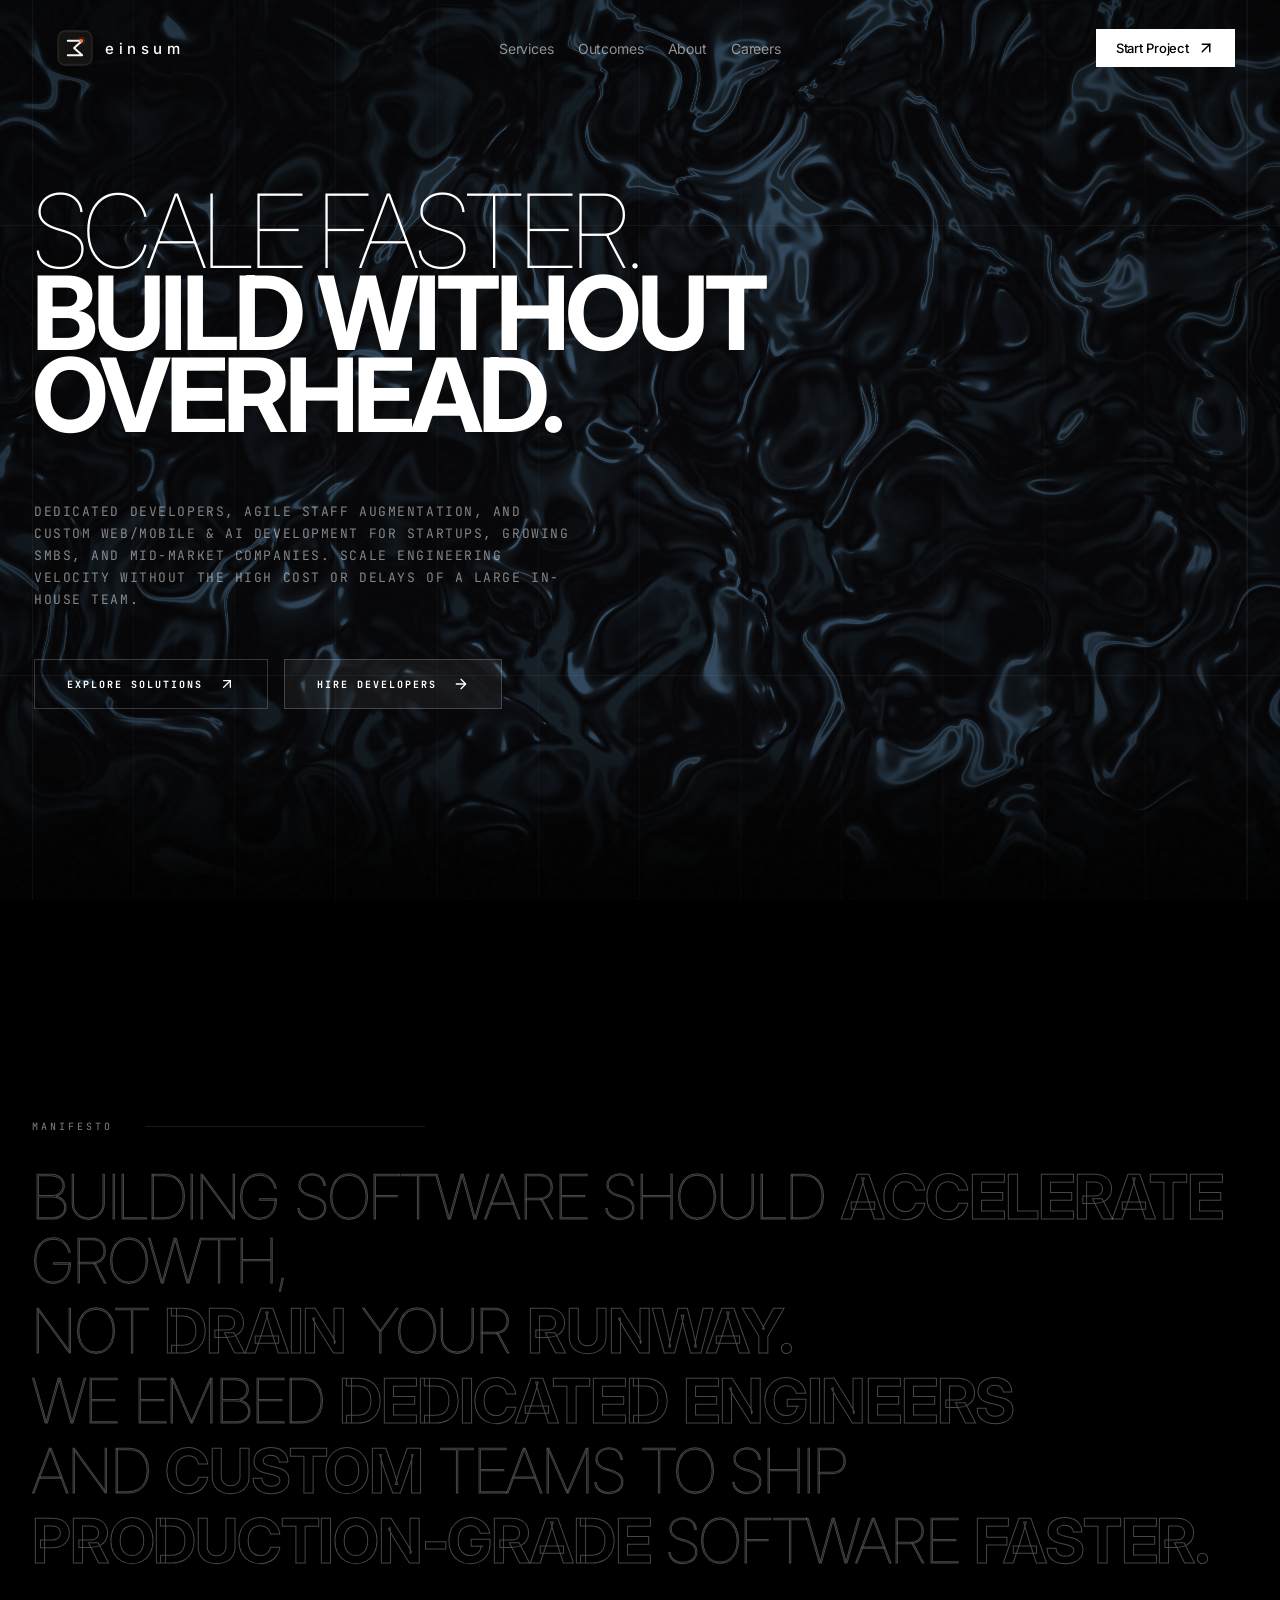
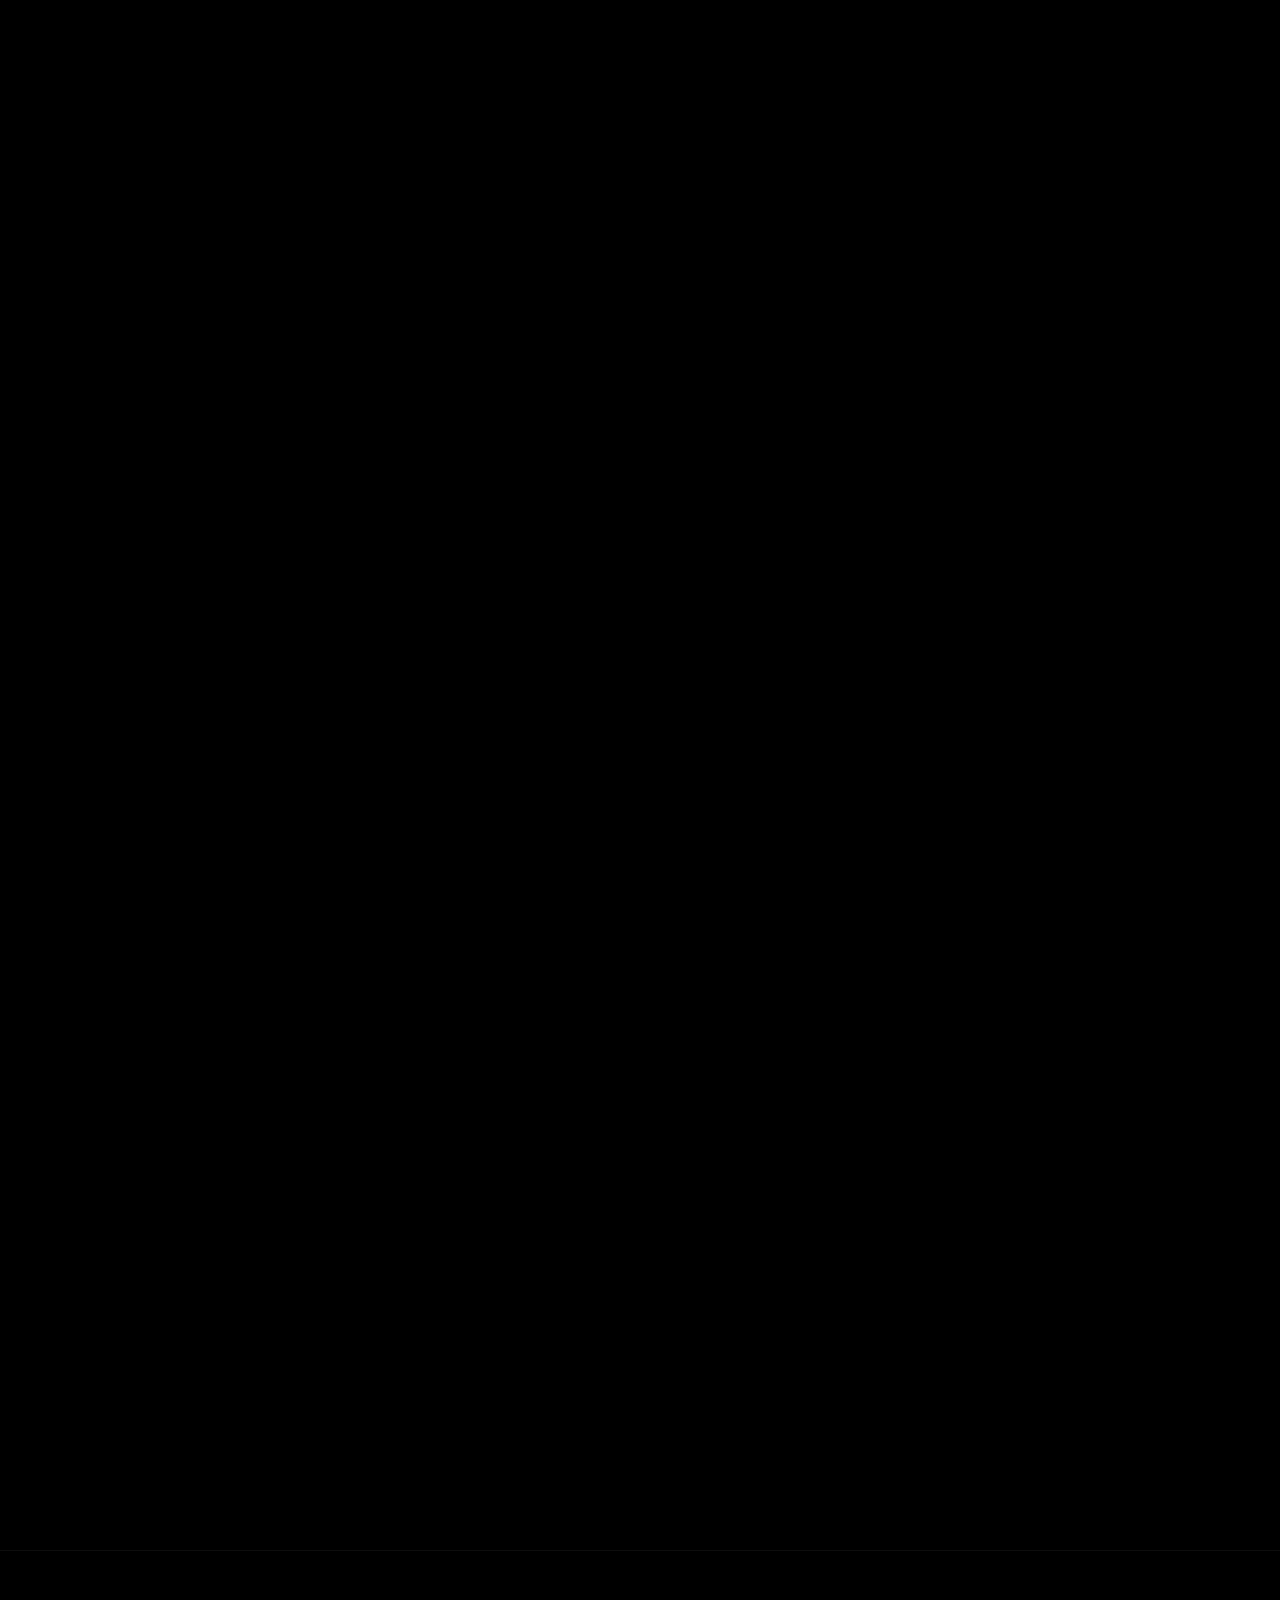
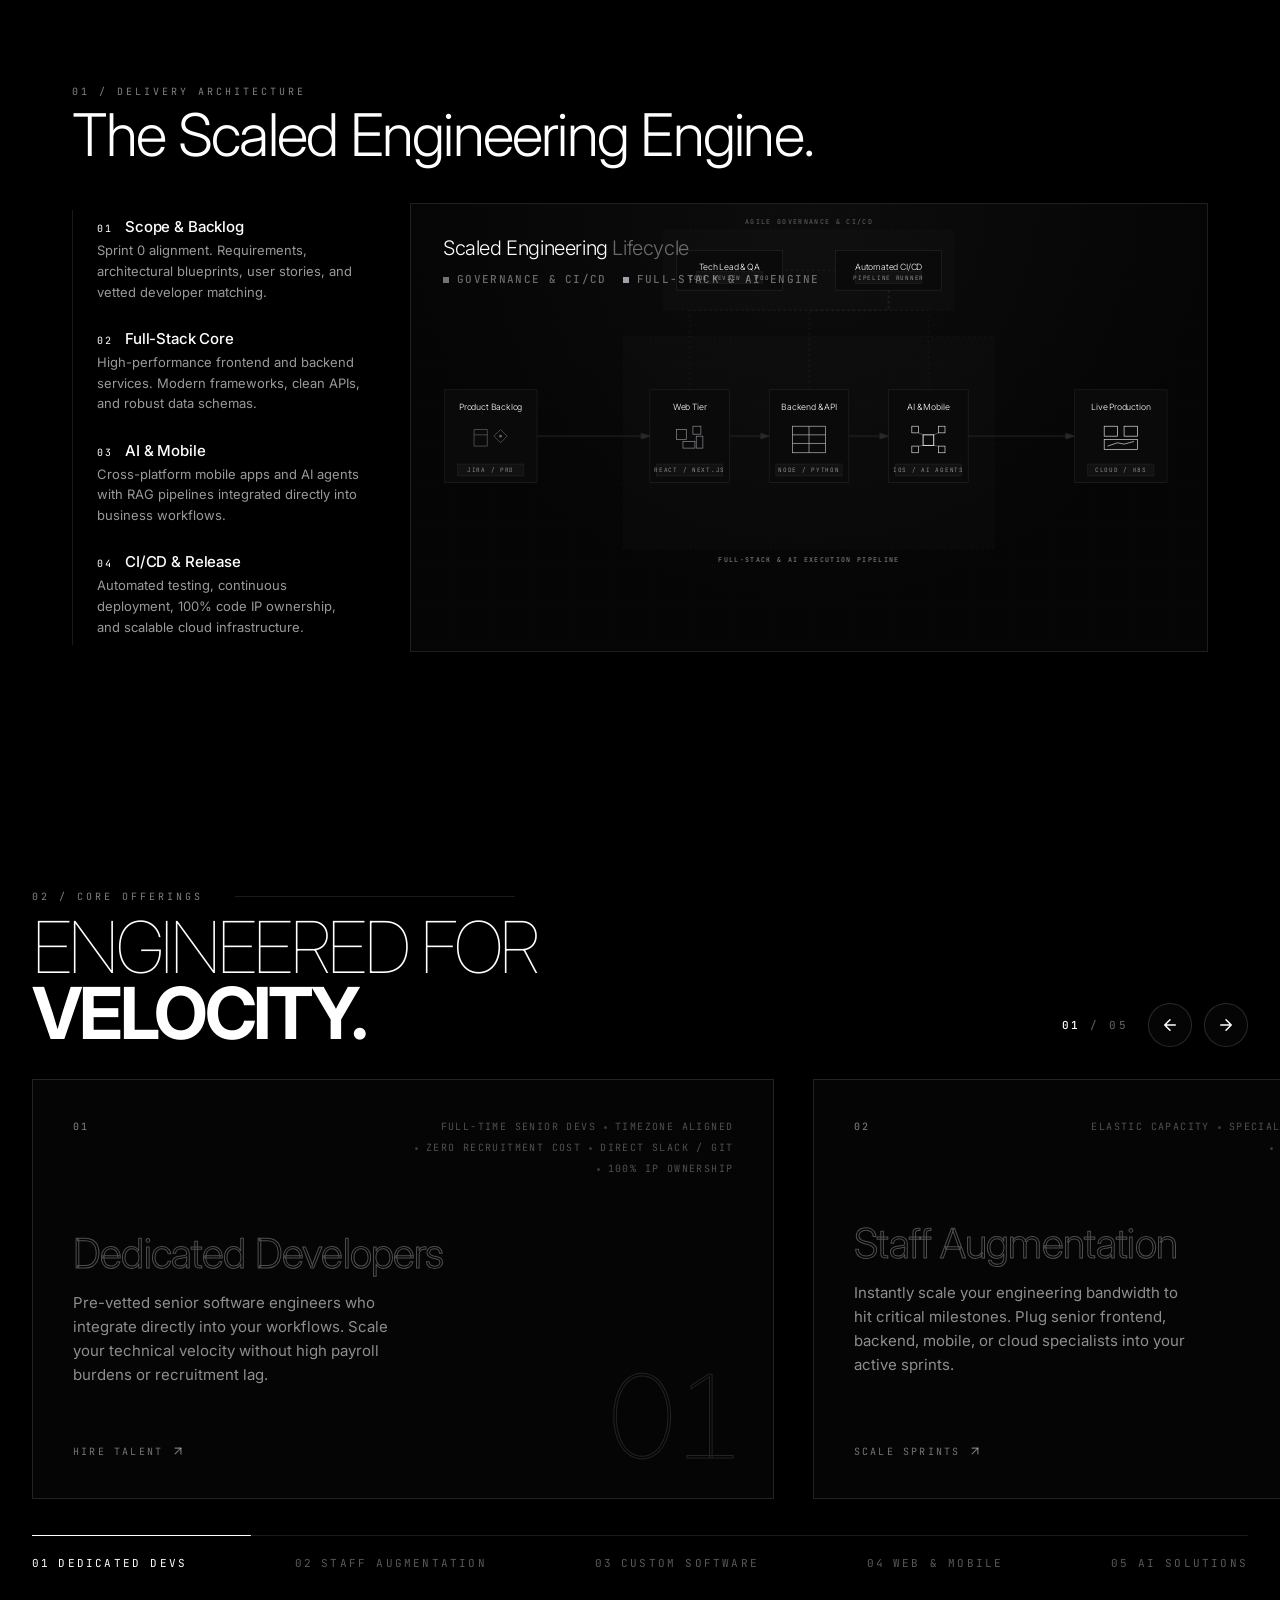
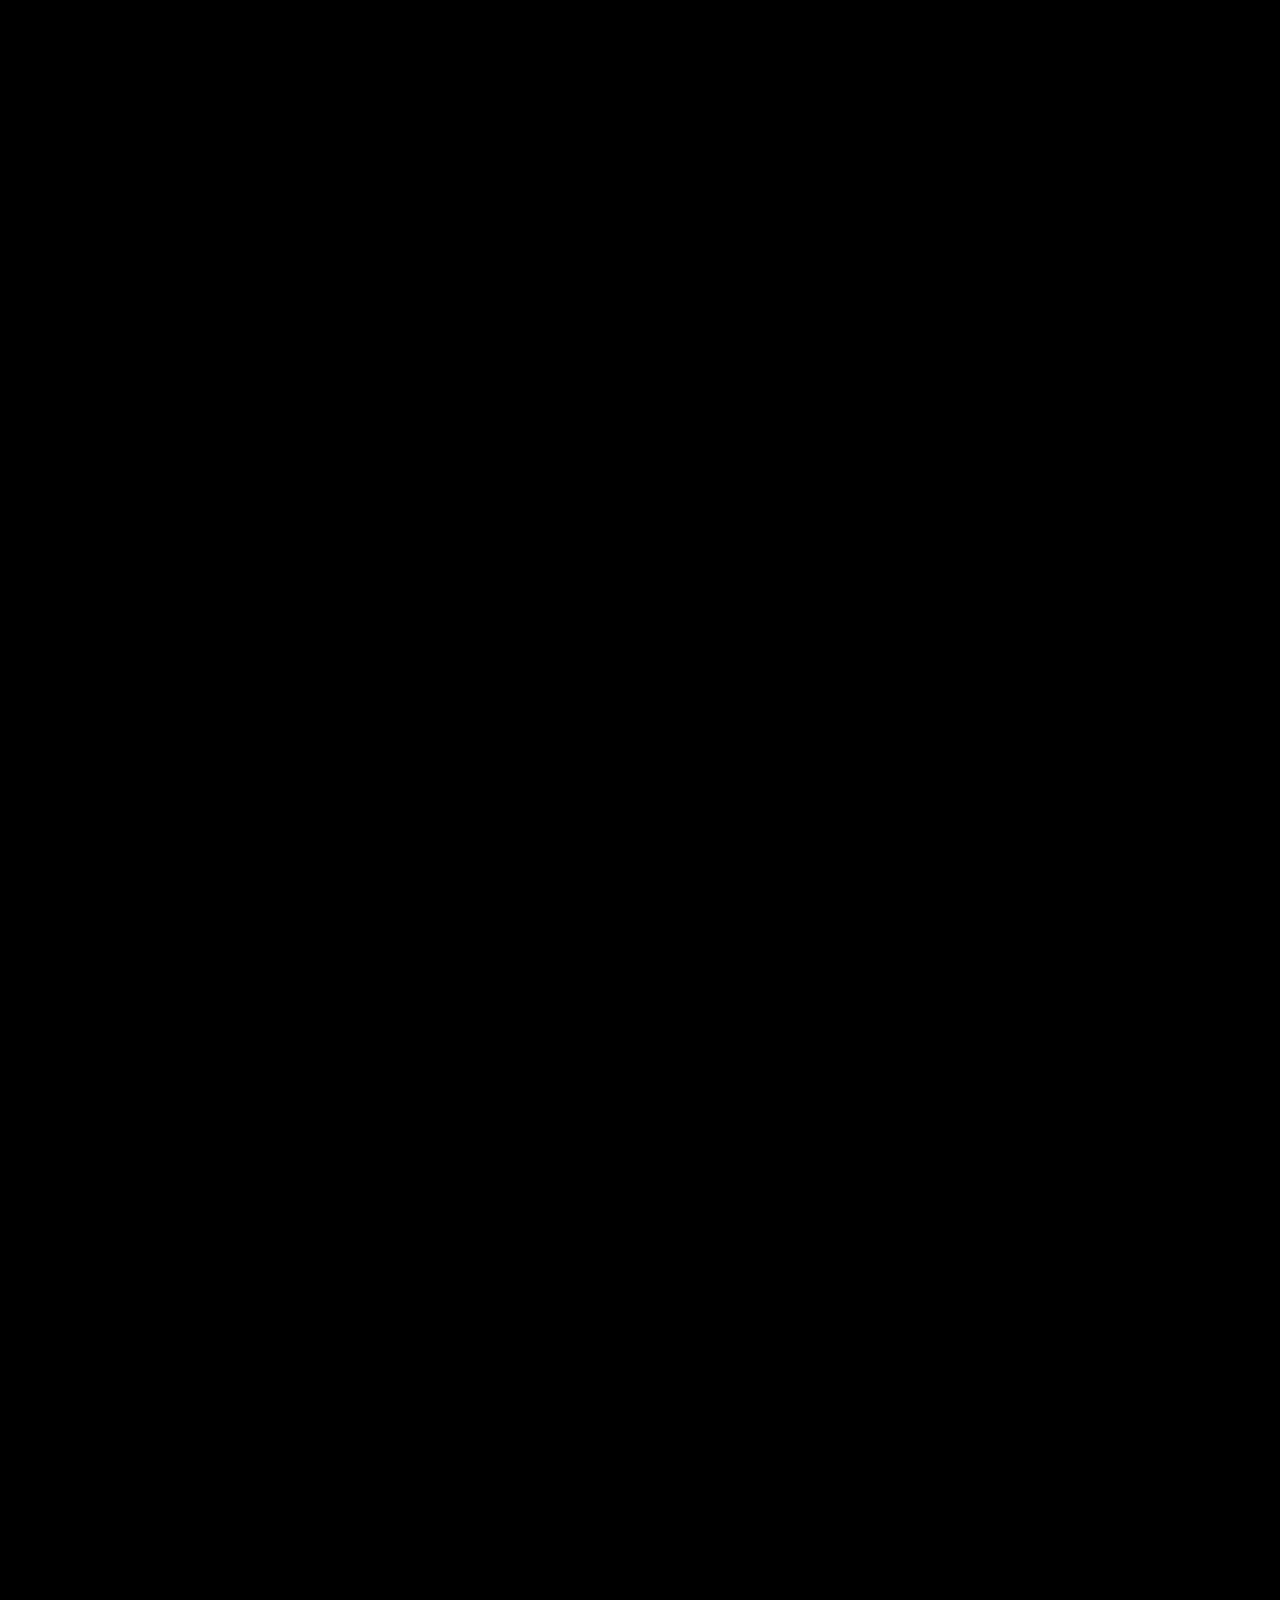
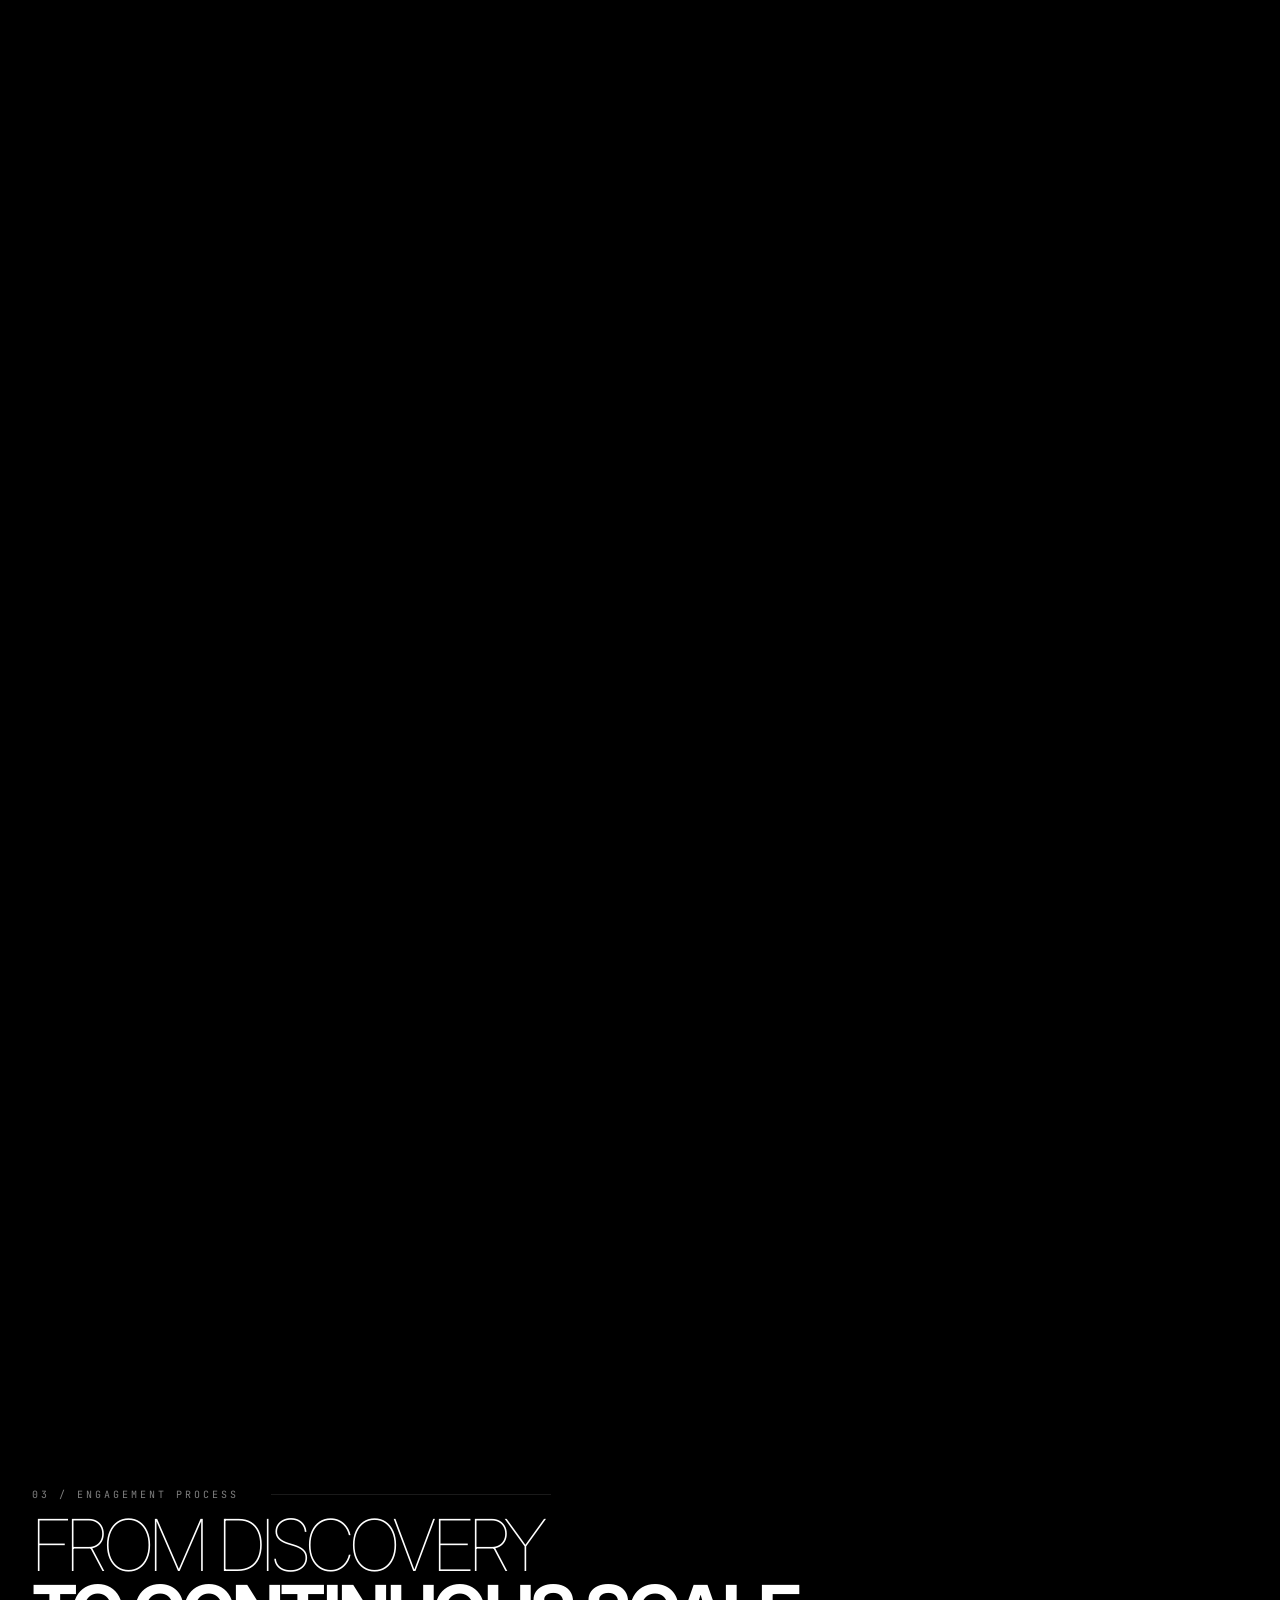
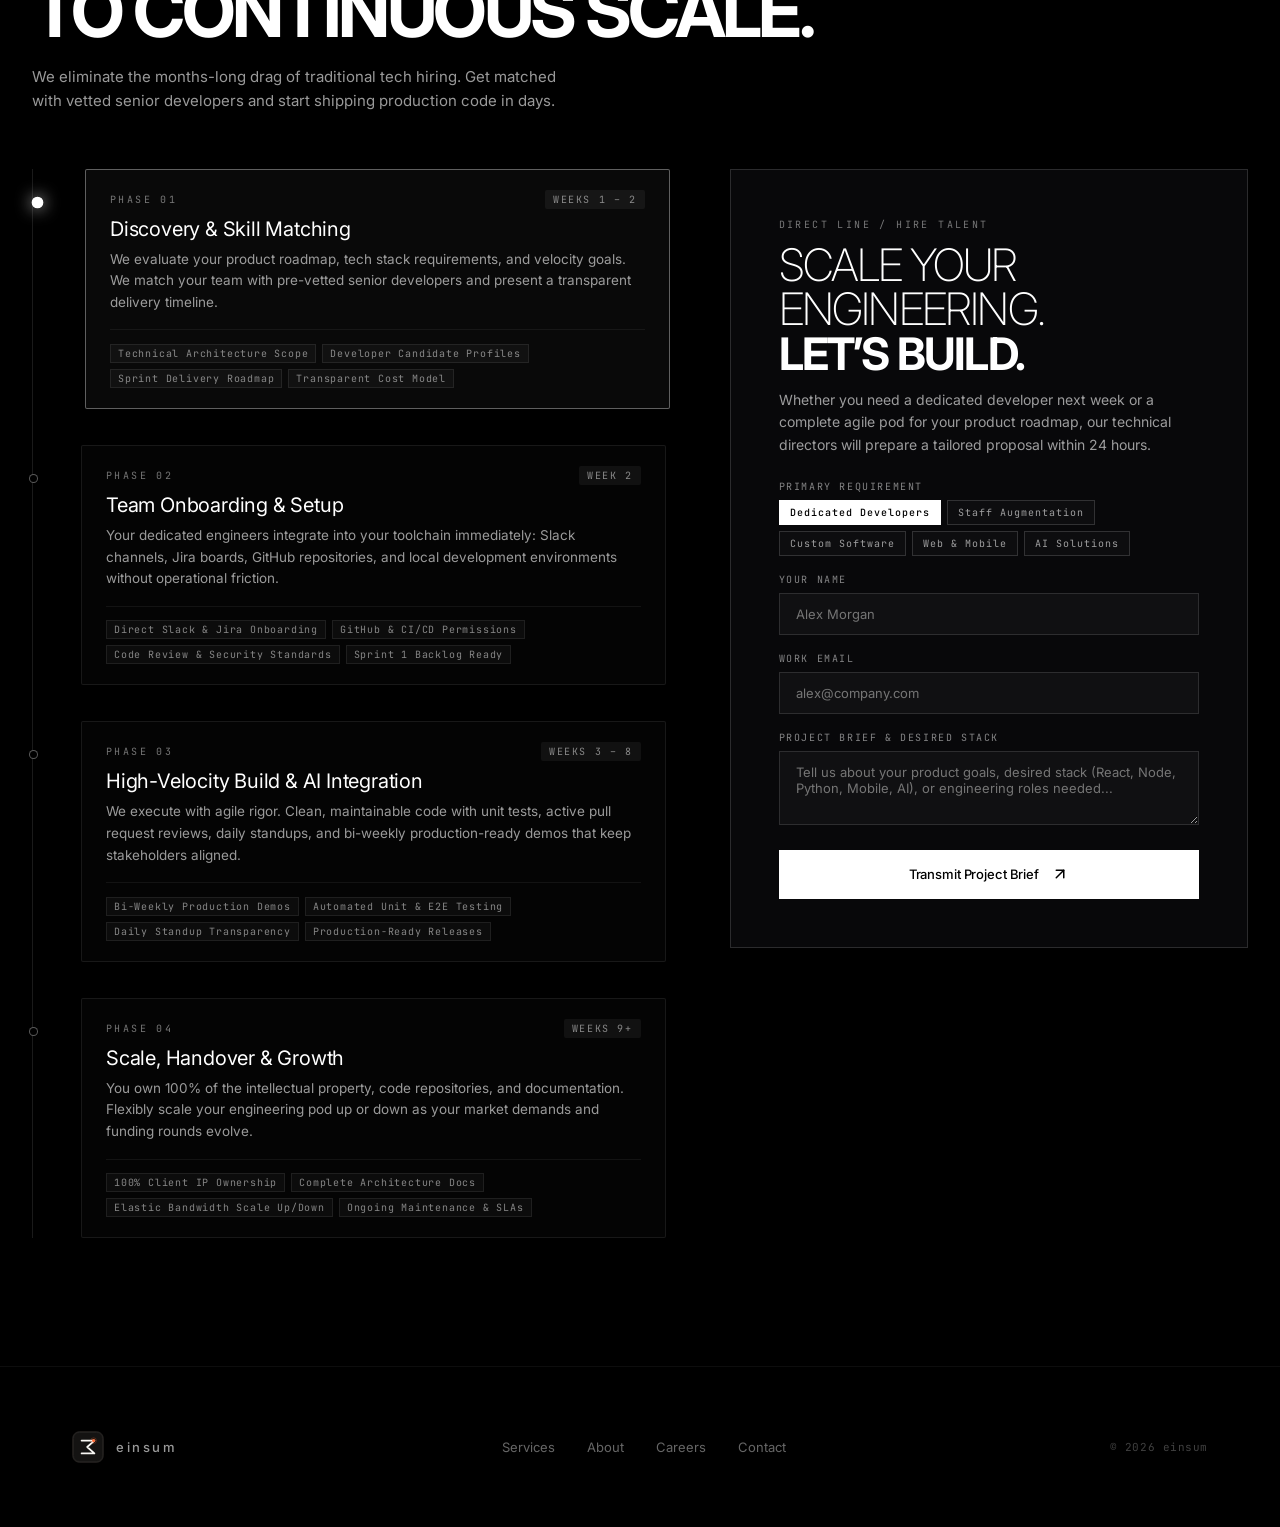
<file: index.html>
<!DOCTYPE html>
<html lang="en">

<head>
  <meta charset="UTF-8">
  <meta name="viewport" content="width=device-width, initial-scale=1, maximum-scale=5, user-scalable=yes">
  <meta name="theme-color" content="#000000">
  <title>Dedicated Developers & Custom Software Development | einsum</title>
  <meta name="description"
    content="Dedicated software developers, staff augmentation, and custom software development for startups, growing SMBs, and mid-market companies. Scale web, mobile, and AI solutions faster and cost-effectively without in-house hiring overhead.">
  <link rel="icon" type="image/svg+xml" href="favicon.svg">
  <link rel="preconnect" href="https://fonts.googleapis.com">
  <link rel="preconnect" href="https://fonts.gstatic.com" crossorigin>
  <link
    href="https://fonts.googleapis.com/css2?family=Inter:wght@100;200;300;400;500;600;700;800;900&family=JetBrains+Mono:wght@400;500;600&display=swap"
    rel="stylesheet">
  <style>
    /* ── Reset & Base ─────────────────────────────────────── */
    *,
    *::before,
    *::after {
      margin: 0;
      padding: 0;
      box-sizing: border-box;
    }

    html {
      scroll-behavior: smooth;
    }

    body {
      font-family: 'Inter', system-ui, -apple-system, sans-serif;
      background: #000;
      color: #fff;
      overflow-x: hidden;
      -webkit-font-smoothing: antialiased;
      -moz-osx-font-smoothing: grayscale;
    }

    ::selection {
      background: rgba(255, 255, 255, 0.15);
    }

    a {
      color: inherit;
      text-decoration: none;
    }

    button {
      background: none;
      border: none;
      color: inherit;
      cursor: pointer;
      font: inherit;
    }

    .mono {
      font-family: 'JetBrains Mono', 'Courier New', monospace;
    }

    /* ── WebGL Fluid Background ──────────────────────────── */
    #fluid-bg {
      position: fixed;
      inset: 0;
      z-index: 0;
      width: 100vw;
      height: 100vh;
      pointer-events: none;
    }

    #fluid-bg canvas {
      display: block;
      width: 100%;
      height: 100%;
      background: #000;
    }

    /* Noise overlay on top of the fluid */
    #fluid-bg::after {
      content: '';
      position: absolute;
      inset: 0;
      opacity: 0.02;
      mix-blend-mode: screen;
      pointer-events: none;
      background-image: url("data:image/svg+xml,%3Csvg viewBox='0 0 200 200' xmlns='http://www.w3.org/2000/svg'%3E%3Cfilter id='noiseFilter'%3E%3CfeTurbulence type='fractalNoise' baseFrequency='0.8' numOctaves='3' stitchTiles='stitch'/%3E%3C/filter%3E%3Crect width='100%25' height='100%25' filter='url(%23noiseFilter)'/%3E%3C/svg%3E");
    }

    /* ── Navigation ──────────────────────────────────────── */
    .nav-bar {
      position: fixed;
      top: 0;
      left: 0;
      right: 0;
      display: flex;
      justify-content: center;
      pointer-events: none;
      z-index: 100;
    }

    .nav-inner {
      position: relative;
      display: flex;
      align-items: center;
      justify-content: space-between;
      padding: 0 1.5rem;
      pointer-events: auto;
      width: 100%;
      max-width: 1240px;
      height: 96px;
      background: transparent;
      border: 1px solid transparent;
      border-radius: 0;
      transition: all 0.7s cubic-bezier(0.19, 1, 0.22, 1);
    }

    /* Scrolled state: frosted glass pill */
    .nav-bar.scrolled .nav-inner {
      max-width: 860px;
      height: 56px;
      margin-top: 12px;
      background: rgba(20, 20, 20, 0.65);
      backdrop-filter: blur(24px) saturate(1.4);
      -webkit-backdrop-filter: blur(24px) saturate(1.4);
      border-color: rgba(255, 255, 255, 0.08);
      border-radius: 100px;
      padding: 0 1.25rem;
    }

    .nav-bar.scrolled .nav-brand svg {
      height: 28px;
      width: 28px;
      transition: all 0.7s cubic-bezier(0.19, 1, 0.22, 1);
    }

    .nav-brand svg {
      transition: all 0.7s cubic-bezier(0.19, 1, 0.22, 1);
    }

    .nav-brand {
      display: flex;
      align-items: center;
      gap: 14px;
      padding-left: 12px;
    }

    .nav-brand svg {
      height: 36px;
      width: 36px;
      flex-shrink: 0;
    }

    .nav-brand-text {
      font-size: 15px;
      font-weight: 500;
      letter-spacing: 0.3em;
      color: #fff;
    }

    .nav-links {
      display: none;
      align-items: center;
      gap: 1.5rem;
    }

    @media (min-width: 768px) {
      .nav-links {
        display: flex;
      }
    }

    .nav-link {
      position: relative;
      font-size: 14px;
      font-weight: 400;
      letter-spacing: -0.01em;
      color: rgba(255, 255, 255, 0.55);
      transition: color 0.3s;
    }

    .nav-link:hover {
      color: #fff;
    }

    .nav-link::after {
      content: '';
      position: absolute;
      bottom: -8px;
      left: 0;
      right: 0;
      height: 1px;
      background: #fff;
      transform: scaleX(0);
      transform-origin: left;
      transition: transform 0.5s cubic-bezier(0.19, 1, 0.22, 1);
    }

    .nav-link:hover::after {
      transform: scaleX(1);
    }

    .nav-cta {
      display: none;
      align-items: center;
      gap: 8px;
      padding: 10px 20px;
      background: #fff;
      color: #000;
      font-weight: 500;
      font-size: 13px;
      letter-spacing: -0.01em;
      border-radius: 0;
      transition: all 0.5s cubic-bezier(0.19, 1, 0.22, 1);
    }

    .nav-bar.scrolled .nav-cta {
      border-radius: 9999px;
      padding: 8px 18px;
    }

    .nav-cta:hover {
      background: #e5e5e5;
    }

    .nav-cta:active {
      transform: scale(0.95);
    }

    @media (min-width: 768px) {
      .nav-cta {
        display: inline-flex;
      }
    }

    /* ── Hero Section ────────────────────────────────────── */
    .hero {
      position: relative;
      width: 100%;
      height: 100vh;
      height: 100svh;
      display: flex;
      flex-direction: column;
      justify-content: center;
      overflow: hidden;
      z-index: 10;
    }

    /* Grid overlay */
    .hero-grid {
      position: absolute;
      inset: 0;
      z-index: 1;
      pointer-events: none;
      display: flex;
      justify-content: center;
      width: 100%;
      max-width: 1600px;
      margin: 0 auto;
      padding: 0 2rem;
    }

    .hero-grid-inner {
      width: 100%;
      height: 100%;
      display: grid;
      grid-template-columns: repeat(12, 1fr);
      border-left: 1px solid rgba(255, 255, 255, 0.05);
      border-right: 1px solid rgba(255, 255, 255, 0.05);
    }

    .hero-grid-col {
      height: 100%;
      border-right: 1px solid rgba(255, 255, 255, 0.05);
      opacity: 0.5;
    }

    @media (max-width: 768px) {
      .hero-grid-inner {
        grid-template-columns: repeat(4, 1fr);
      }
    }

    .hero-hline {
      position: absolute;
      left: 0;
      right: 0;
      height: 1px;
      background: rgba(255, 255, 255, 0.05);
      pointer-events: none;
    }

    .hero-content {
      position: relative;
      z-index: 20;
      width: 100%;
      max-width: 1600px;
      margin: 0 auto;
      padding: 0 1rem;
    }

    @media (min-width: 768px) {
      .hero-content {
        padding: 0 2rem;
      }
    }

    .hero-title-thin {
      font-size: clamp(3rem, 8vw, 9rem);
      font-weight: 100;
      letter-spacing: -0.05em;
      line-height: 0.8;
      text-transform: uppercase;
      opacity: 0;
      transform: translateY(60px);
      animation: heroSlideUp 1s cubic-bezier(0.19, 1, 0.22, 1) 0.3s forwards;
    }

    .hero-title-bold {
      font-size: clamp(3rem, 8vw, 9rem);
      font-weight: 700;
      letter-spacing: -0.05em;
      line-height: 0.8;
      text-transform: uppercase;
      opacity: 0;
      transform: translateY(60px);
      animation: heroSlideUp 1s cubic-bezier(0.19, 1, 0.22, 1) 0.5s forwards;
    }

    @keyframes heroSlideUp {
      to {
        opacity: 1;
        transform: translateY(0);
      }
    }

    .hero-subtitle {
      margin-top: 2rem;
      padding-left: 2px;
      opacity: 0;
      transform: translateY(20px);
      animation: heroFadeIn 1.2s cubic-bezier(0.19, 1, 0.22, 1) 0.9s forwards;
    }

    @keyframes heroFadeIn {
      to {
        opacity: 1;
        transform: translateY(0);
      }
    }

    .hero-subtitle p {
      font-family: 'JetBrains Mono', monospace;
      font-size: 11px;
      color: rgba(255, 255, 255, 0.5);
      max-width: 540px;
      line-height: 1.7;
      text-transform: uppercase;
      letter-spacing: 0.12em;
    }

    @media (min-width: 768px) {
      .hero-subtitle {
        margin-top: 4rem;
      }

      .hero-subtitle p {
        font-size: 13px;
      }
    }

    .hero-btn {
      display: inline-flex;
      align-items: center;
      gap: 1rem;
      margin-top: 3rem;
      padding: 1rem 2rem;
      border: 1px solid rgba(255, 255, 255, 0.2);
      position: relative;
      overflow: hidden;
      transition: border-color 0.5s;
    }

    .hero-btn:hover {
      border-color: rgba(255, 255, 255, 0.6);
    }

    .hero-btn-fill {
      position: absolute;
      inset: 0;
      background: #fff;
      transform: scaleX(0);
      transform-origin: left;
      transition: transform 0.8s cubic-bezier(0.19, 1, 0.22, 1);
    }

    .hero-btn:hover .hero-btn-fill {
      transform: scaleX(1);
    }

    .hero-btn span {
      position: relative;
      z-index: 10;
      font-family: 'JetBrains Mono', monospace;
      font-size: 10px;
      letter-spacing: 0.2em;
      font-weight: 700;
      text-transform: uppercase;
      color: #fff;
      transition: color 0.5s;
    }

    .hero-btn:hover span {
      color: #000;
    }

    .hero-btn svg {
      position: relative;
      z-index: 10;
      width: 16px;
      height: 16px;
      color: #fff;
      transition: color 0.5s;
    }

    .hero-btn:hover svg {
      color: #000;
    }

    /* ── Section Commons ─────────────────────────────────── */
    .section {
      position: relative;
      z-index: 20;
      width: 100%;
      border-top: 1px solid rgba(255, 255, 255, 0.05);
      padding: 6rem 0;
      background: rgba(0, 0, 0, 0.7);
      backdrop-filter: blur(40px);
      -webkit-backdrop-filter: blur(40px);
    }

    @media (min-width: 768px) {
      .section {
        padding: 8rem 0;
      }
    }

    .section-inner {
      max-width: 1200px;
      margin: 0 auto;
      padding: 0 1rem;
    }

    @media (min-width: 768px) {
      .section-inner {
        padding: 0 2rem;
      }
    }

    .section-label {
      font-family: 'JetBrains Mono', monospace;
      font-size: 10px;
      letter-spacing: 0.3em;
      text-transform: uppercase;
      color: rgba(255, 255, 255, 0.5);
    }

    .section-label-line {
      display: inline-block;
      position: relative;
      height: 1px;
      max-width: 280px;
      flex: 1;
      background: rgba(255, 255, 255, 0.1);
      margin-left: 1rem;
      vertical-align: middle;
    }

    .section-heading {
      font-size: clamp(2rem, 4.6vw, 4.25rem);
      font-weight: 300;
      letter-spacing: -0.03em;
      line-height: 0.95;
      margin-top: 0.5rem;
    }

    .section-heading-bold {
      font-weight: 700;
    }

    /* ── Manifesto Section ───────────────────────────────── */
    .manifesto {
      position: relative;
      z-index: 10;
      width: 100%;
      height: 250vh;
      background: transparent;
      border-top: none;
      backdrop-filter: none;
      -webkit-backdrop-filter: none;
    }

    .manifesto-sticky {
      position: sticky;
      top: 0;
      height: 100svh;
      width: 100%;
      overflow: hidden;
      display: flex;
      flex-direction: column;
      justify-content: center;
    }

    .manifesto-inner {
      max-width: 1600px;
      margin: 0 auto;
      padding: 0 1rem;
    }

    @media (min-width: 768px) {
      .manifesto-inner {
        padding: 0 2rem;
      }
    }

    .manifesto-text {
      text-transform: uppercase;
      letter-spacing: -0.02em;
      line-height: 1.04;
      font-size: clamp(1.7rem, 4.8vw, 4.8rem);
      max-width: 1400px;
    }

    .manifesto-text .line {
      display: block;
      margin-bottom: 0.1em;
    }

    /* Each word starts as a faint outline, then fills to white on scroll */
    .manifesto-text .mword {
      display: inline-block;
      margin-right: 0.26em;
      position: relative;
      -webkit-text-stroke: 1px rgba(255, 255, 255, 0.28);
      color: transparent;
      transition: color 0.4s ease, -webkit-text-stroke 0.4s ease;
    }

    .manifesto-text .mword.lit {
      -webkit-text-stroke: 0;
      color: rgba(255, 255, 255, 0.5);
    }

    .manifesto-text .mword.lit.is-bold {
      color: #fff;
    }

    .manifesto-text .mword.is-bold {
      font-weight: 700;
    }

    .manifesto-text .mword:not(.is-bold) {
      font-weight: 100;
    }

    /* Progress bar */
    .manifesto-progress {
      position: relative;
      height: 1px;
      max-width: 280px;
      flex: 1;
      background: rgba(255, 255, 255, 0.1);
      margin-left: 1rem;
      overflow: hidden;
    }

    .manifesto-progress-fill {
      position: absolute;
      left: 0;
      top: 0;
      height: 1px;
      width: 100%;
      background: rgba(255, 255, 255, 0.4);
      transform-origin: left;
      transform: scaleX(0);
    }

    /* ── Neural Core (Architecture) ──────────────────────── */
    .arch-steps {
      display: flex;
      flex-direction: column;
      gap: 0.75rem;
      padding-left: 1.5rem;
      border-left: 1px solid rgba(255, 255, 255, 0.1);
      position: relative;
    }

    .arch-step {
      transition: color 0.5s;
      color: #fff;
    }

    .arch-step-header {
      display: flex;
      align-items: baseline;
      gap: 0.75rem;
    }

    .arch-step-num {
      font-family: 'JetBrains Mono', monospace;
      font-size: 10px;
      letter-spacing: 0.2em;
    }

    .arch-step-title {
      font-size: 15px;
      font-weight: 500;
      letter-spacing: -0.01em;
    }

    .arch-step-desc {
      font-size: 13px;
      line-height: 1.6;
      color: rgba(255, 255, 255, 0.6);
      margin-top: 4px;
    }

    .arch-grid {
      display: grid;
      grid-template-columns: 1fr;
      gap: 2rem;
      margin-top: 2.5rem;
    }

    @media (min-width: 1024px) {
      .arch-grid {
        grid-template-columns: minmax(230px, 290px) 1fr;
        gap: 3rem;
        align-items: center;
        margin-top: 0;
      }
    }

    /* Architecture SVG diagram container */
    .arch-diagram {
      position: relative;
      width: 100%;
      background: #050505;
      border: 1px solid rgba(255, 255, 255, 0.1);
    }

    @media (min-width: 768px) {
      .arch-diagram {
        aspect-ratio: 16/9;
      }
    }

    .arch-diagram-header {
      padding: 1rem;
    }

    @media (min-width: 768px) {
      .arch-diagram-header {
        position: absolute;
        top: 2rem;
        left: 2rem;
        z-index: 20;
        padding: 0;
      }
    }

    .arch-diagram h3 {
      font-size: 1.25rem;
      font-weight: 300;
      letter-spacing: -0.02em;
    }

    .arch-diagram h3 span {
      color: rgba(255, 255, 255, 0.4);
    }

    .arch-diagram-legend {
      display: flex;
      gap: 1rem;
      margin-top: 0.75rem;
      font-family: 'JetBrains Mono', monospace;
      font-size: 11px;
      font-weight: 500;
      text-transform: uppercase;
      letter-spacing: 0.12em;
      color: rgba(255, 255, 255, 0.4);
    }

    .arch-diagram-legend .dot {
      width: 6px;
      height: 6px;
      background: #71717a;
      display: inline-block;
      margin-right: 8px;
      vertical-align: middle;
    }

    .arch-diagram-legend .dot-light {
      background: #a1a1aa;
    }

    .arch-diagram svg {
      width: 100%;
      height: auto;
      position: relative;
      z-index: 10;
    }

    /* Grid overlay inside diagram */
    .arch-diagram-grid {
      position: absolute;
      inset: 0;
      opacity: 0.1;
      pointer-events: none;
      background-image:
        linear-gradient(rgba(255, 255, 255, 0.05) 1px, transparent 1px),
        linear-gradient(90deg, rgba(255, 255, 255, 0.05) 1px, transparent 1px);
      background-size: 40px 40px;
    }

    .arch-diagram-radial {
      position: absolute;
      inset: 0;
      background: radial-gradient(circle at 50% 0%, rgba(255, 255, 255, 0.03), rgba(255, 255, 255, 0) 70%);
      pointer-events: none;
    }

    /* Architecture diagram interactive & hover effects */
    .arch-node {
      cursor: pointer;
      transition: transform 0.28s cubic-bezier(0.16, 1, 0.3, 1), opacity 0.3s ease;
    }

    .arch-node-frame {
      transition: stroke 0.3s ease, fill 0.3s ease, filter 0.3s ease;
    }

    .arch-node:hover .arch-node-frame,
    .arch-node.is-active .arch-node-frame {
      fill: #141416;
      stroke: rgba(255, 255, 255, 0.7);
      filter: drop-shadow(0 0 14px rgba(255, 255, 255, 0.2));
    }

    .arch-node.is-dimmed {
      opacity: 0.25;
    }

    /* Flowing animated stream when hovering over flowchart */
    .arch-stream-path {
      stroke-dasharray: 6 8;
      stroke: rgba(255, 255, 255, 0.2);
      stroke-width: 1.5;
      fill: none;
      opacity: 0;
      transition: opacity 0.4s ease;
    }

    .arch-diagram:hover .arch-stream-path {
      opacity: 0.75;
      animation: archDashFlow 1.1s linear infinite;
    }

    .arch-stream-path.is-active {
      opacity: 1 !important;
      stroke: #ffffff;
      stroke-width: 2;
      filter: drop-shadow(0 0 5px rgba(255, 255, 255, 0.6));
      animation: archDashFlow 0.8s linear infinite !important;
    }

    .arch-stream-path.is-dimmed {
      opacity: 0.08 !important;
    }

    @keyframes archDashFlow {
      from {
        stroke-dashoffset: 28;
      }

      to {
        stroke-dashoffset: 0;
      }
    }

    #base-links path {
      transition: stroke 0.3s ease, opacity 0.3s ease;
    }

    .arch-diagram:hover #base-links path {
      stroke: #52525b;
    }

    .arch-step {
      cursor: pointer;
      padding: 0.45rem 0.6rem;
      margin: 0 -0.6rem;
      border-radius: 4px;
      transition: background 0.25s ease, color 0.25s ease;
    }

    .arch-step:hover,
    .arch-step.is-active {
      background: rgba(255, 255, 255, 0.04);
    }

    .arch-step:hover .arch-step-title,
    .arch-step.is-active .arch-step-title {
      color: #ffffff;
    }

    .arch-step:hover .arch-step-num,
    .arch-step.is-active .arch-step-num {
      color: #ffffff;
    }

    /* Tooltip container styling */
    #arch-tooltip {
      position: absolute;
      left: 1.5rem;
      bottom: 1.5rem;
      max-width: 440px;
      padding: 0.75rem 1.1rem;
      background: rgba(10, 10, 12, 0.88);
      backdrop-filter: blur(14px);
      -webkit-backdrop-filter: blur(14px);
      border: 1px solid rgba(255, 255, 255, 0.14);
      border-radius: 4px;
      z-index: 40;
      pointer-events: none;
      opacity: 0;
      transform: translateY(6px);
      transition: opacity 0.28s ease, transform 0.28s ease;
    }

    #arch-tooltip.is-visible {
      opacity: 1;
      transform: translateY(0);
    }

    /* ── Capabilities Sticky Scroll-Driven Carousel ─────── */
    .capabilities-section {
      position: relative;
      width: 100%;
      height: 420vh;
      /* creates the scroll distance */
    }

    .capabilities-sticky {
      position: sticky;
      top: 0;
      height: 100vh;
      display: flex;
      flex-direction: column;
      justify-content: center;
      overflow: hidden;
      box-sizing: border-box;
      padding: 1.5rem 0;
    }

    @media (min-width: 768px) {
      .capabilities-sticky {
        padding: 2.5rem 0;
      }
    }

    .carousel-header-wrap {
      max-width: 1600px;
      width: 100%;
      margin: 0 auto;
      padding: 0 1.5rem;
      display: flex;
      justify-content: space-between;
      align-items: flex-end;
      flex-wrap: wrap;
      gap: 1.5rem;
      margin-bottom: 2rem;
      box-sizing: border-box;
    }

    @media (min-width: 768px) {
      .carousel-header-wrap {
        padding: 0 2rem;
      }
    }

    .carousel-controls {
      display: flex;
      align-items: center;
      gap: 0.75rem;
    }

    .carousel-counter {
      font-size: 11px;
      letter-spacing: 0.22em;
      color: rgba(255, 255, 255, 0.4);
      margin-right: 0.5rem;
    }

    .carousel-counter #carousel-current {
      color: #fff;
      font-weight: 500;
    }

    .carousel-btn {
      width: 44px;
      height: 44px;
      border-radius: 50%;
      border: 1px solid rgba(255, 255, 255, 0.15);
      background: rgba(255, 255, 255, 0.02);
      color: #fff;
      display: flex;
      align-items: center;
      justify-content: center;
      transition: all 0.25s ease;
      cursor: pointer;
    }

    .carousel-btn:hover {
      background: rgba(255, 255, 255, 0.12);
      border-color: rgba(255, 255, 255, 0.5);
    }

    .carousel-btn:active {
      transform: scale(0.95);
    }

    .carousel-viewport {
      width: 100%;
      overflow: hidden;
      position: relative;
    }

    .carousel-track {
      display: flex;
      gap: 2rem;
      width: max-content;
      padding-left: 1.5rem;
      padding-right: 1.5rem;
      will-change: transform;
      transition: transform 0.08s linear;
    }

    @media (min-width: 768px) {
      .carousel-track {
        gap: 3vw;
        padding-left: max(2rem, calc((100vw - 1600px) / 2 + 2rem));
        padding-right: 4rem;
      }
    }

    .cap-card {
      position: relative;
      display: block;
      flex-shrink: 0;
      border: 1px solid rgba(255, 255, 255, 0.12);
      background: rgba(255, 255, 255, 0.02);
      transition: border-color 0.6s ease, background 0.6s ease;
      width: 86vw;
      max-width: 820px;
      min-height: 360px;
    }

    @media (min-width: 768px) {
      .cap-card {
        width: 58vw;
        max-width: 860px;
        min-height: 420px;
      }
    }

    .cap-card:hover {
      border-color: rgba(255, 255, 255, 0.45);
      background: rgba(255, 255, 255, 0.035);
    }

    .cap-card-inner {
      position: relative;
      min-height: 320px;
      height: 100%;
      display: flex;
      flex-direction: column;
      justify-content: space-between;
      padding: 1.5rem;
    }

    @media (min-width: 768px) {
      .cap-card-inner {
        padding: 2rem;
        min-height: 380px;
      }
    }

    @media (min-width: 1024px) {
      .cap-card-inner {
        padding: 2.5rem;
      }
    }

    .cap-card-top {
      display: flex;
      align-items: flex-start;
      justify-content: space-between;
      gap: 1.5rem;
    }

    .cap-card-num {
      font-family: 'JetBrains Mono', monospace;
      font-size: 10px;
      letter-spacing: 0.24em;
      color: rgba(255, 255, 255, 0.5);
      font-variant-numeric: tabular-nums;
    }

    .cap-card-tags {
      display: flex;
      flex-wrap: wrap;
      justify-content: flex-end;
      gap: 8px 8px;
      max-width: 70%;
    }

    .cap-card-tag {
      font-family: 'JetBrains Mono', monospace;
      font-size: 10px;
      letter-spacing: 0.14em;
      text-transform: uppercase;
      color: rgba(255, 255, 255, 0.3);
    }

    .cap-card-tag-dot {
      width: 3px;
      height: 3px;
      border-radius: 50%;
      background: rgba(255, 255, 255, 0.2);
      display: inline-block;
      margin-right: 8px;
      vertical-align: middle;
    }

    .cap-card-body {
      margin-top: 2rem;
    }

    @media (min-width: 768px) {
      .cap-card-body {
        margin-top: 0;
      }
    }

    .cap-card-title {
      font-size: clamp(1.9rem, 3.2vw, 3.4rem);
      font-weight: 300;
      letter-spacing: -0.02em;
      line-height: 1.05;
      -webkit-text-stroke: 1px rgba(255, 255, 255, 0.3);
      color: transparent;
      transition: all 0.6s ease;
    }

    .cap-card:hover .cap-card-title {
      -webkit-text-stroke: 0;
      color: #fff;
    }

    .cap-card-desc {
      margin-top: 1rem;
      max-width: 38ch;
      font-size: 14px;
      line-height: 1.6;
      color: rgba(255, 255, 255, 0.55);
      transition: color 0.6s ease;
    }

    @media (min-width: 1024px) {
      .cap-card-desc {
        font-size: 15px;
      }
    }

    .cap-card-explore {
      display: inline-flex;
      align-items: center;
      gap: 8px;
      font-family: 'JetBrains Mono', monospace;
      font-size: 10px;
      letter-spacing: 0.22em;
      text-transform: uppercase;
      color: rgba(255, 255, 255, 0.45);
      transition: color 0.4s;
      margin-top: 2rem;
    }

    @media (min-width: 768px) {
      .cap-card-explore {
        margin-top: 0;
      }
    }

    .cap-card:hover .cap-card-explore {
      color: #fff;
    }

    .cap-card-explore svg {
      width: 14px;
      height: 14px;
      transition: transform 0.4s cubic-bezier(0.19, 1, 0.22, 1);
    }

    .cap-card:hover .cap-card-explore svg {
      transform: translate(2px, -2px);
    }

    .cap-card-watermark {
      position: absolute;
      right: 1.5rem;
      bottom: 1rem;
      font-size: clamp(4.5rem, 9vw, 8.5rem);
      font-weight: 100;
      line-height: 1;
      letter-spacing: -0.05em;
      -webkit-text-stroke: 1px rgba(255, 255, 255, 0.12);
      color: transparent;
      user-select: none;
      pointer-events: none;
      font-variant-numeric: tabular-nums;
    }

    @media (min-width: 768px) {
      .cap-card-watermark {
        right: 2rem;
        bottom: 1.5rem;
      }
    }

    /* Carousel Timeline Track Indicator */
    .carousel-timeline-container {
      max-width: 1600px;
      width: 100%;
      margin: 2.25rem auto 0;
      padding: 0 1.5rem;
      box-sizing: border-box;
    }

    @media (min-width: 768px) {
      .carousel-timeline-container {
        padding: 0 2rem;
      }
    }

    .carousel-timeline-rail {
      position: relative;
      width: 100%;
      height: 1px;
      background: rgba(255, 255, 255, 0.1);
      margin-bottom: 1.25rem;
      overflow: hidden;
    }

    .carousel-timeline-fill {
      position: absolute;
      left: 0;
      top: 0;
      height: 100%;
      width: 100%;
      background: #ffffff;
      transform-origin: left;
      transform: scaleX(0.2);
      transition: transform 0.08s linear;
    }

    .carousel-timeline-steps {
      display: flex;
      justify-content: space-between;
      list-style: none;
      padding: 0;
      margin: 0;
      gap: 0.5rem;
    }

    .carousel-timeline-step {
      display: flex;
      align-items: baseline;
      gap: 0.5rem;
      font-family: 'JetBrains Mono', monospace;
      font-size: 11px;
      letter-spacing: 0.2em;
      text-transform: uppercase;
      color: rgba(255, 255, 255, 0.35);
      cursor: pointer;
      transition: color 0.35s ease;
      white-space: nowrap;
      user-select: none;
    }

    .carousel-timeline-step:hover {
      color: rgba(255, 255, 255, 0.75);
    }

    .carousel-timeline-step.is-active {
      color: #ffffff;
    }

    .carousel-timeline-step .step-name {
      display: none;
    }

    @media (min-width: 1024px) {
      .carousel-timeline-step .step-name {
        display: inline;
      }
    }

    /* ── Start Project / Engagement Timeline Section ───── */
    .timeline-section {
      max-width: 1600px;
      margin: 0 auto;
      padding: 6rem 1rem;
      position: relative;
    }

    @media (min-width: 768px) {
      .timeline-section {
        padding: 8rem 2rem;
      }
    }

    .timeline-grid {
      display: grid;
      grid-template-columns: 1fr;
      gap: 3rem;
      margin-top: 3.5rem;
    }

    @media (min-width: 1024px) {
      .timeline-grid {
        grid-template-columns: 1.1fr 0.9fr;
        gap: 4rem;
        align-items: start;
      }
    }

    /* Timeline spine & phases */
    .timeline-track {
      position: relative;
      padding-left: 2rem;
      border-left: 1px solid rgba(255, 255, 255, 0.1);
      display: flex;
      flex-direction: column;
      gap: 1.75rem;
    }

    @media (min-width: 768px) {
      .timeline-track {
        padding-left: 3rem;
        gap: 2.25rem;
      }
    }

    .timeline-phase {
      position: relative;
      cursor: pointer;
      padding: 1.25rem 1.5rem;
      background: rgba(255, 255, 255, 0.015);
      border: 1px solid rgba(255, 255, 255, 0.08);
      border-radius: 2px;
      transition: all 0.35s cubic-bezier(0.19, 1, 0.22, 1);
    }

    .timeline-phase::before {
      content: '';
      position: absolute;
      left: calc(-2rem - 5px);
      top: 1.75rem;
      width: 9px;
      height: 9px;
      border-radius: 50%;
      background: #000;
      border: 1px solid rgba(255, 255, 255, 0.35);
      transition: all 0.35s ease;
    }

    @media (min-width: 768px) {
      .timeline-phase::before {
        left: calc(-3rem - 5px);
      }
    }

    .timeline-phase:hover,
    .timeline-phase.is-active {
      background: rgba(255, 255, 255, 0.035);
      border-color: rgba(255, 255, 255, 0.35);
      transform: translateX(4px);
    }

    .timeline-phase.is-active::before {
      background: #ffffff;
      border-color: #ffffff;
      box-shadow: 0 0 12px rgba(255, 255, 255, 0.85);
      transform: scale(1.3);
    }

    .timeline-phase-header {
      display: flex;
      justify-content: space-between;
      align-items: baseline;
      flex-wrap: wrap;
      gap: 0.5rem;
      margin-bottom: 0.5rem;
    }

    .timeline-phase-num {
      font-size: 10px;
      letter-spacing: 0.24em;
      color: rgba(255, 255, 255, 0.45);
    }

    .timeline-phase-duration {
      font-size: 10px;
      letter-spacing: 0.16em;
      text-transform: uppercase;
      color: rgba(255, 255, 255, 0.5);
      background: rgba(255, 255, 255, 0.05);
      padding: 3px 8px;
      border-radius: 2px;
    }

    .timeline-phase-title {
      font-size: 1.25rem;
      font-weight: 400;
      letter-spacing: -0.01em;
      color: #fff;
      margin-bottom: 0.5rem;
    }

    .timeline-phase-desc {
      font-size: 13.5px;
      line-height: 1.6;
      color: rgba(255, 255, 255, 0.6);
    }

    .timeline-deliverables {
      margin-top: 1rem;
      padding-top: 0.85rem;
      border-top: 1px solid rgba(255, 255, 255, 0.06);
      display: flex;
      flex-wrap: wrap;
      gap: 6px;
    }

    .timeline-pill {
      font-size: 10px;
      font-family: 'JetBrains Mono', monospace;
      letter-spacing: 0.08em;
      color: rgba(255, 255, 255, 0.5);
      background: rgba(255, 255, 255, 0.03);
      border: 1px solid rgba(255, 255, 255, 0.08);
      padding: 2px 7px;
    }

    /* Start Project CTA / Form Card */
    .start-project-card {
      border: 1px solid rgba(255, 255, 255, 0.14);
      background: rgba(10, 10, 12, 0.85);
      backdrop-filter: blur(20px);
      -webkit-backdrop-filter: blur(20px);
      padding: 2rem;
      display: flex;
      flex-direction: column;
      gap: 1.5rem;
    }

    @media (min-width: 768px) {
      .start-project-card {
        padding: 3rem;
      }
    }

    .start-project-title {
      font-size: clamp(2rem, 3.5vw, 3rem);
      font-weight: 200;
      letter-spacing: -0.04em;
      line-height: 1;
      text-transform: uppercase;
    }

    .start-project-title span {
      display: block;
      font-weight: 700;
      color: #fff;
    }

    .start-project-desc {
      font-size: 14px;
      line-height: 1.6;
      color: rgba(255, 255, 255, 0.6);
    }

    .project-form {
      display: flex;
      flex-direction: column;
      gap: 1.1rem;
    }

    .form-group {
      display: flex;
      flex-direction: column;
      gap: 0.4rem;
    }

    .form-label {
      font-family: 'JetBrains Mono', monospace;
      font-size: 10px;
      letter-spacing: 0.16em;
      text-transform: uppercase;
      color: rgba(255, 255, 255, 0.5);
    }

    .form-input,
    .form-textarea {
      width: 100%;
      background: rgba(255, 255, 255, 0.03);
      border: 1px solid rgba(255, 255, 255, 0.12);
      padding: 0.75rem 1rem;
      color: #fff;
      font-size: 13px;
      font-family: inherit;
      outline: none;
      transition: border-color 0.3s;
    }

    .form-input:focus,
    .form-textarea:focus {
      border-color: rgba(255, 255, 255, 0.6);
      background: rgba(255, 255, 255, 0.05);
    }

    .form-tags {
      display: flex;
      flex-wrap: wrap;
      gap: 6px;
    }

    .scope-tag {
      font-family: 'JetBrains Mono', monospace;
      font-size: 10px;
      letter-spacing: 0.1em;
      padding: 5px 10px;
      border: 1px solid rgba(255, 255, 255, 0.15);
      background: rgba(255, 255, 255, 0.02);
      color: rgba(255, 255, 255, 0.6);
      cursor: pointer;
      transition: all 0.25s ease;
      user-select: none;
    }

    .scope-tag:hover {
      border-color: rgba(255, 255, 255, 0.4);
      color: #fff;
    }

    .scope-tag.is-selected {
      border-color: #fff;
      background: #fff;
      color: #000;
      font-weight: 500;
    }

    .btn-submit-project {
      display: flex;
      align-items: center;
      justify-content: center;
      gap: 0.75rem;
      padding: 0.95rem 1.5rem;
      background: #ffffff;
      color: #000000;
      font-weight: 500;
      font-size: 13px;
      letter-spacing: -0.01em;
      cursor: pointer;
      border: none;
      transition: all 0.25s ease;
      margin-top: 0.5rem;
    }

    .btn-submit-project:hover {
      background: #e4e4e7;
      transform: translateY(-1px);
    }

    .btn-submit-project:active {
      transform: scale(0.98);
    }

    .submit-success-msg {
      display: none;
      padding: 1.25rem;
      background: rgba(255, 255, 255, 0.04);
      border: 1px solid rgba(255, 255, 255, 0.2);
      font-size: 13px;
      line-height: 1.6;
      color: #fff;
    }

    /* ── Footer ──────────────────────────────────────────── */
    footer {
      position: relative;
      z-index: 20;
      border-top: 1px solid rgba(255, 255, 255, 0.05);
      padding: 4rem 0;
      background: rgba(0, 0, 0, 0.85);
      backdrop-filter: blur(40px);
      -webkit-backdrop-filter: blur(40px);
    }

    .footer-inner {
      max-width: 1200px;
      margin: 0 auto;
      padding: 0 2rem;
      display: flex;
      flex-direction: column;
      gap: 2rem;
    }

    @media (min-width: 768px) {
      .footer-inner {
        flex-direction: row;
        justify-content: space-between;
        align-items: center;
      }
    }

    .footer-brand {
      display: flex;
      align-items: center;
      gap: 12px;
    }

    .footer-brand svg {
      height: 32px;
      width: 32px;
      flex-shrink: 0;
    }

    .footer-brand span {
      font-size: 13px;
      font-weight: 500;
      letter-spacing: 0.2em;
      color: rgba(255, 255, 255, 0.6);
    }

    .footer-links {
      display: flex;
      gap: 2rem;
    }

    .footer-link {
      font-size: 13px;
      color: rgba(255, 255, 255, 0.4);
      transition: color 0.3s;
    }

    .footer-link:hover {
      color: #fff;
    }

    .footer-copy {
      font-family: 'JetBrains Mono', monospace;
      font-size: 11px;
      color: rgba(255, 255, 255, 0.25);
      letter-spacing: 0.05em;
    }

    /* ── Scroll animations ───────────────────────────────── */
    .reveal {
      opacity: 0;
      transform: translateY(40px);
      transition: opacity 0.8s cubic-bezier(0.19, 1, 0.22, 1), transform 0.8s cubic-bezier(0.19, 1, 0.22, 1);
    }

    .reveal.visible {
      opacity: 1;
      transform: translateY(0);
    }

    /* ── Mobile menu (hamburger hidden for now) ──────────── */
    .nav-hamburger {
      display: flex;
      align-items: center;
      justify-content: center;
      width: 44px;
      height: 44px;
    }

    @media (min-width: 768px) {
      .nav-hamburger {
        display: none;
      }
    }

    .nav-hamburger svg {
      width: 22px;
      height: 22px;
      overflow: visible;
    }
  </style>
</head>

<body>

  <!-- ═══════════════════════════════════════════════════════
     WebGL FLUID BACKGROUND
     ═══════════════════════════════════════════════════════ -->
  <div id="fluid-bg" aria-hidden="true">
    <canvas id="fluid-canvas"></canvas>
  </div>

  <!-- ═══════════════════════════════════════════════════════
     NAVIGATION
     ═══════════════════════════════════════════════════════ -->
  <div class="nav-bar">
    <div class="nav-inner">
      <div class="nav-brand">
        <a href="index.html" aria-label="einsum, home" style="display:flex;align-items:center;gap:12px;">
          <!-- einsum Logo Mark -->
          <svg xmlns="http://www.w3.org/2000/svg" viewBox="0 0 40 40" width="36" height="36" fill="none" class="nav-brand-icon" aria-hidden="true">
            <rect x="1" y="1" width="38" height="38" rx="8" fill="#141312" stroke="#2a2725" stroke-width="1.2"/>
            <rect x="2" y="2" width="36" height="36" rx="7" fill="none" stroke="rgba(255, 255, 255, 0.05)" stroke-width="1"/>
            <path d="M12 12H28L19 20L28 28H12" stroke="#f8f7f4" stroke-width="2.2" stroke-linecap="round" stroke-linejoin="round"/>
            <circle cx="27" cy="12" r="2" fill="#ff6b35"/>
            <circle cx="27" cy="12" r="3.5" stroke="#ff6b35" stroke-opacity="0.3" stroke-width="1"/>
          </svg>
          <span class="nav-brand-text">einsum</span>
        </a>
      </div>
      <nav class="nav-links">
        <a href="#neural-core" class="nav-link">Services</a>
        <a href="#capabilities" class="nav-link">Outcomes</a>
        <a href="about.html" class="nav-link">About</a>
        <a href="#" class="nav-link">Careers</a>
      </nav>
      <div style="display:flex;align-items:center;gap:1rem;">
        <button class="nav-hamburger" aria-label="Open navigation">
          <svg viewBox="0 0 60 60" aria-hidden="true" fill="none" stroke="currentColor" stroke-width="4">
            <line x1="3" y1="22" x2="57" y2="22"></line>
            <line x1="3" y1="38" x2="57" y2="38"></line>
          </svg>
        </button>
        <a href="contact.html" class="nav-cta">
          <span>Start Project</span>
          <svg xmlns="http://www.w3.org/2000/svg" width="18" height="18" viewBox="0 0 24 24" fill="none"
            stroke="currentColor" stroke-width="2" stroke-linecap="round" stroke-linejoin="round">
            <path d="M7 7h10v10"></path>
            <path d="M7 17 17 7"></path>
          </svg>
        </a>
      </div>
    </div>
  </div>

  <!-- ═══════════════════════════════════════════════════════
     HERO
     ═══════════════════════════════════════════════════════ -->
  <section class="hero" id="hero">
    <!-- Grid lines -->
    <div class="hero-grid">
      <div class="hero-grid-inner">
        <div class="hero-grid-col"></div>
        <div class="hero-grid-col"></div>
        <div class="hero-grid-col"></div>
        <div class="hero-grid-col"></div>
        <div class="hero-grid-col"></div>
        <div class="hero-grid-col"></div>
        <div class="hero-grid-col"></div>
        <div class="hero-grid-col"></div>
        <div class="hero-grid-col"></div>
        <div class="hero-grid-col"></div>
        <div class="hero-grid-col"></div>
        <div class="hero-grid-col"></div>
      </div>
      <div class="hero-hline" style="top:25vh"></div>
      <div class="hero-hline" style="top:75vh"></div>
    </div>

    <div class="hero-content">
      <h1 class="sr-only" style="position:absolute;width:1px;height:1px;overflow:hidden;clip:rect(0,0,0,0);">
        Dedicated Developers and Custom Software Development for Startups, SMBs, and Mid-Market Teams | einsum
      </h1>
      <div class="hero-title-thin" aria-hidden="true">Scale Faster.</div>
      <div class="hero-title-bold" aria-hidden="true">Build Without Overhead.</div>
      <div class="hero-subtitle">
        <p>Dedicated developers, agile staff augmentation, and custom web/mobile &amp; AI development for startups, growing SMBs, and mid-market companies. Scale engineering velocity without the high cost or delays of a large in-house team.</p>
        <div style="display:flex;align-items:center;gap:1rem;flex-wrap:wrap;">
          <a href="#capabilities" class="hero-btn">
            <div class="hero-btn-fill"></div>
            <span>Explore Solutions</span>
            <svg xmlns="http://www.w3.org/2000/svg" width="24" height="24" viewBox="0 0 24 24" fill="none"
              stroke="currentColor" stroke-width="2" stroke-linecap="round" stroke-linejoin="round">
              <path d="M7 7h10v10"></path>
              <path d="M7 17 17 7"></path>
            </svg>
          </a>
          <a href="contact.html" class="hero-btn" style="background:rgba(255,255,255,0.06);border-color:rgba(255,255,255,0.2);">
            <div class="hero-btn-fill"></div>
            <span>Hire Developers</span>
            <svg xmlns="http://www.w3.org/2000/svg" width="24" height="24" viewBox="0 0 24 24" fill="none"
              stroke="currentColor" stroke-width="2" stroke-linecap="round" stroke-linejoin="round">
              <path d="M5 12h14M12 5l7 7-7 7"></path>
            </svg>
          </a>
        </div>
      </div>
    </div>
  </section>

  <!-- ═══════════════════════════════════════════════════════
     MANIFESTO
     ═══════════════════════════════════════════════════════ -->
  <section class="manifesto" id="manifesto-section" aria-label="Manifesto">
    <div class="manifesto-sticky">
      <div class="manifesto-inner">
        <div style="display:flex;align-items:center;gap:1rem;margin-bottom:2rem;">
          <span class="section-label">Manifesto</span>
          <span class="manifesto-progress"><span class="manifesto-progress-fill" id="manifesto-progress"></span></span>
        </div>
        <div class="manifesto-text" id="manifesto-text">
          <span class="line">
            <span class="mword">Building</span><span class="mword">software</span><span class="mword">should</span><span
              class="mword is-bold">accelerate</span><span class="mword">growth,</span>
          </span>
          <span class="line">
            <span class="mword">not</span><span class="mword is-bold">drain</span><span class="mword">your</span><span
              class="mword is-bold">runway.</span>
          </span>
          <span class="line">
            <span class="mword">We</span><span class="mword">embed</span><span class="mword is-bold">dedicated</span><span
              class="mword is-bold">engineers</span>
          </span>
          <span class="line">
            <span class="mword">and</span><span class="mword is-bold">custom</span><span class="mword">teams</span><span
              class="mword">to</span><span class="mword">ship</span>
          </span>
          <span class="line">
            <span class="mword is-bold">production-grade</span><span class="mword">software</span><span
              class="mword is-bold">faster.</span>
          </span>
        </div>
      </div>
    </div>
  </section>

  <!-- ═══════════════════════════════════════════════════════
     NEURAL CORE (Architecture)
     ═══════════════════════════════════════════════════════ -->
  <section class="section" id="neural-core">
    <div class="section-inner">
      <div class="reveal">
        <span class="section-label">01 / Delivery Architecture</span>
        <h2 class="section-heading">The Scaled Engineering Engine.</h2>
      </div>

      <div class="arch-grid" style="margin-top:2.5rem;">
        <div class="arch-steps reveal">
          <div class="arch-step" data-step="ingest">
            <div class="arch-step-header">
              <span class="arch-step-num">01</span>
              <span class="arch-step-title">Scope &amp; Backlog</span>
            </div>
            <p class="arch-step-desc">Sprint 0 alignment. Requirements, architectural blueprints, user stories, and vetted developer matching.</p>
          </div>
          <div class="arch-step" data-step="refine">
            <div class="arch-step-header">
              <span class="arch-step-num">02</span>
              <span class="arch-step-title">Full-Stack Core</span>
            </div>
            <p class="arch-step-desc">High-performance frontend and backend services. Modern frameworks, clean APIs, and robust data schemas.</p>
          </div>
          <div class="arch-step" data-step="serve">
            <div class="arch-step-header">
              <span class="arch-step-num">03</span>
              <span class="arch-step-title">AI &amp; Mobile</span>
            </div>
            <p class="arch-step-desc">Cross-platform mobile apps and AI agents with RAG pipelines integrated directly into business workflows.</p>
          </div>
          <div class="arch-step" data-step="govern">
            <div class="arch-step-header">
              <span class="arch-step-num">04</span>
              <span class="arch-step-title">CI/CD &amp; Release</span>
            </div>
            <p class="arch-step-desc">Automated testing, continuous deployment, 100% code IP ownership, and scalable cloud infrastructure.</p>
          </div>
        </div>

        <div class="arch-diagram reveal">
          <div class="arch-diagram-radial"></div>
          <div class="arch-diagram-grid"></div>
          <div class="arch-diagram-header">
            <h3>Scaled Engineering <span>Lifecycle</span></h3>
            <div class="arch-diagram-legend">
              <div><span class="dot"></span>Governance &amp; CI/CD</div>
              <div><span class="dot dot-light"></span>Full-Stack &amp; AI Engine</div>
            </div>
          </div>
          <svg id="arch-svg" viewBox="0 0 1200 600" preserveAspectRatio="xMidYMin meet" role="img"
            aria-label="Modern scaled software delivery architecture">
            <defs>
              <marker id="arrow" markerWidth="10" markerHeight="7" refX="9" refY="3.5" orient="auto">
                <polygon points="0 0, 10 3.5, 0 7" fill="#3f3f46"></polygon>
              </marker>
              <marker id="arrow-bright" markerWidth="10" markerHeight="7" refX="9" refY="3.5" orient="auto">
                <polygon points="0 0, 10 3.5, 0 7" fill="#ffffff"></polygon>
              </marker>
              <radialGradient id="packet-glow">
                <stop offset="0%" stop-color="#ffffff" stop-opacity="0.95"></stop>
                <stop offset="35%" stop-color="#e4e4e7" stop-opacity="0.5"></stop>
                <stop offset="100%" stop-color="#a1a1aa" stop-opacity="0"></stop>
              </radialGradient>
            </defs>
            <!-- Control Plane zone -->
            <rect x="380" y="40" width="440" height="120" rx="0" fill="rgba(255,255,255,0.01)"
              stroke="rgba(255,255,255,0.05)" stroke-width="1" stroke-dasharray="4 4"></rect>
            <text x="600" y="30" font-size="10" fill="#71717a" text-anchor="middle" letter-spacing="2" font-weight="600"
              class="mono" style="text-transform:uppercase;opacity:0.7">Agile Governance &amp; CI/CD</text>
            <!-- Data Plane zone -->
            <rect x="320" y="200" width="560" height="320" rx="0" fill="rgba(255,255,255,0.01)"
              stroke="rgba(255,255,255,0.05)" stroke-width="1" stroke-dasharray="4 4"></rect>
            <text x="600" y="540" font-size="10" fill="#a1a1aa" text-anchor="middle" letter-spacing="2"
              font-weight="600" class="mono" style="text-transform:uppercase;opacity:0.7">Full-Stack &amp; AI Execution Pipeline</text>

            <!-- Base links (always visible, dim) -->
            <g id="base-links" style="opacity:0.6">
              <path data-link="source-bronze" d="M 190 350 L 360 350" stroke="#3f3f46" stroke-width="1.5" fill="none"
                marker-end="url(#arrow)"></path>
              <path data-link="bronze-silver" d="M 480 350 L 540 350" stroke="#3f3f46" stroke-width="1.5" fill="none"
                marker-end="url(#arrow)"></path>
              <path data-link="silver-gold" d="M 660 350 L 720 350" stroke="#3f3f46" stroke-width="1.5" fill="none"
                marker-end="url(#arrow)"></path>
              <path data-link="gold-serve" d="M 840 350 L 1000 350" stroke="#3f3f46" stroke-width="1.5" fill="none"
                marker-end="url(#arrow)"></path>
              <path data-link="adf-meta" d="M 640 100 L 560 100" stroke="#52525b" stroke-width="1.5"
                stroke-dasharray="4,4" fill="none" style="opacity:0.4"></path>
              <path data-link="adf-bronze" d="M 720 130 L 720 160 L 420 160 L 420 280" stroke="#52525b"
                stroke-width="1.5" stroke-dasharray="4,4" fill="none" style="opacity:0.4"></path>
              <path data-link="adf-silver" d="M 720 130 L 720 160 L 600 160 L 600 280" stroke="#52525b"
                stroke-width="1.5" stroke-dasharray="4,4" fill="none" style="opacity:0.4"></path>
              <path data-link="adf-gold" d="M 720 130 L 720 160 L 780 160 L 780 280" stroke="#52525b" stroke-width="1.5"
                stroke-dasharray="4,4" fill="none" style="opacity:0.4"></path>
            </g>

            <!-- Bright streaming links (animated stream on hover) -->
            <g id="bright-links" style="pointer-events:none">
              <path class="arch-stream-path" data-bright="source-bronze" d="M 190 350 L 360 350"
                marker-end="url(#arrow-bright)"></path>
              <path class="arch-stream-path" data-bright="bronze-silver" d="M 480 350 L 540 350"
                marker-end="url(#arrow-bright)"></path>
              <path class="arch-stream-path" data-bright="silver-gold" d="M 660 350 L 720 350"
                marker-end="url(#arrow-bright)"></path>
              <path class="arch-stream-path" data-bright="gold-serve" d="M 840 350 L 1000 350"
                marker-end="url(#arrow-bright)"></path>
              <path class="arch-stream-path" data-bright="adf-meta" d="M 640 100 L 560 100"
                marker-end="url(#arrow-bright)"></path>
              <path class="arch-stream-path" data-bright="adf-bronze" d="M 720 130 L 720 160 L 420 160 L 420 280"
                marker-end="url(#arrow-bright)"></path>
              <path class="arch-stream-path" data-bright="adf-silver" d="M 720 130 L 720 160 L 600 160 L 600 280"
                marker-end="url(#arrow-bright)"></path>
              <path class="arch-stream-path" data-bright="adf-gold" d="M 720 130 L 720 160 L 780 160 L 780 280"
                marker-end="url(#arrow-bright)"></path>
            </g>

            <!-- Traveling packets layer -->
            <g id="packets-layer" style="pointer-events:none"></g>

            <!-- Source Systems / Product Backlog -->
            <g data-node="source" class="arch-node" transform="translate(50, 280)" style="cursor:pointer">
              <rect class="arch-node-frame" width="140" height="140" rx="0" fill="#0A0A0A"
                stroke="rgba(255,255,255,0.1)" stroke-width="1"></rect>
              <text x="70" y="30" text-anchor="middle" fill="#fff" font-size="13" font-weight="300"
                style="letter-spacing:-0.02em">Product Backlog</text>
              <rect x="20" y="112" width="100" height="18" rx="0" fill="rgba(255,255,255,0.03)"
                stroke="rgba(255,255,255,0.08)" stroke-width="1"></rect>
              <text x="70" y="124" text-anchor="middle" fill="rgba(255,255,255,0.5)" font-size="9" class="mono"
                style="text-transform:uppercase;letter-spacing:0.12em">Jira / PRD</text>
              <g transform="translate(0, 40)" opacity="0.9">
                <path d="M 45,20 L 65,20 L 65,45 L 45,45 Z" fill="none" stroke="#71717a" stroke-width="1"></path>
                <line x1="45" y1="28" x2="65" y2="28" stroke="#71717a" stroke-width="1"></line>
                <path d="M 75,30 L 85,20 L 95,30 L 85,40 Z" fill="none" stroke="#71717a" stroke-width="1"></path>
                <circle cx="85" cy="30" r="2" fill="#71717a"></circle>
              </g>
            </g>
            <!-- Web Client Tier -->
            <g data-node="bronze" class="arch-node" transform="translate(360, 280)" style="cursor:pointer">
              <rect class="arch-node-frame" width="120" height="140" rx="0" fill="#0A0A0A"
                stroke="rgba(255,255,255,0.1)" stroke-width="1"></rect>
              <text x="60" y="30" text-anchor="middle" fill="#fff" font-size="13" font-weight="300"
                style="letter-spacing:-0.02em">Web Tier</text>
              <rect x="10" y="112" width="100" height="18" rx="0" fill="rgba(255,255,255,0.03)"
                stroke="rgba(255,255,255,0.08)" stroke-width="1"></rect>
              <text x="60" y="124" text-anchor="middle" fill="rgba(255,255,255,0.5)" font-size="9" class="mono"
                style="text-transform:uppercase;letter-spacing:0.12em">React / Next.js</text>
              <g transform="translate(0, 40)" opacity="0.9">
                <rect x="40" y="20" width="15" height="15" fill="none" stroke="#a1a1aa" stroke-width="1"></rect>
                <rect x="65" y="15" width="12" height="12" fill="none" stroke="#a1a1aa" stroke-width="1"></rect>
                <rect x="50" y="38" width="18" height="10" fill="none" stroke="#a1a1aa" stroke-width="1"></rect>
                <rect x="70" y="30" width="10" height="18" fill="none" stroke="#a1a1aa" stroke-width="1"></rect>
              </g>
            </g>
            <!-- Backend & APIs -->
            <g data-node="silver" class="arch-node" transform="translate(540, 280)" style="cursor:pointer">
              <rect class="arch-node-frame" width="120" height="140" rx="0" fill="#0A0A0A"
                stroke="rgba(255,255,255,0.1)" stroke-width="1"></rect>
              <text x="60" y="30" text-anchor="middle" fill="#fff" font-size="13" font-weight="300"
                style="letter-spacing:-0.02em">Backend &amp; API</text>
              <rect x="10" y="112" width="100" height="18" rx="0" fill="rgba(255,255,255,0.03)"
                stroke="rgba(255,255,255,0.08)" stroke-width="1"></rect>
              <text x="60" y="124" text-anchor="middle" fill="rgba(255,255,255,0.5)" font-size="9" class="mono"
                style="text-transform:uppercase;letter-spacing:0.12em">Node / Python</text>
              <g transform="translate(0, 40)" opacity="0.9">
                <rect x="35" y="15" width="50" height="40" fill="none" stroke="#d4d4d8" stroke-width="1"></rect>
                <line x1="35" y1="28" x2="85" y2="28" stroke="#d4d4d8" stroke-width="1"></line>
                <line x1="35" y1="41" x2="85" y2="41" stroke="#d4d4d8" stroke-width="1"></line>
                <line x1="60" y1="15" x2="60" y2="55" stroke="#d4d4d8" stroke-width="1"></line>
              </g>
            </g>
            <!-- AI & Mobile Platform -->
            <g data-node="gold" class="arch-node" transform="translate(720, 280)" style="cursor:pointer">
              <rect class="arch-node-frame" width="120" height="140" rx="0" fill="#0A0A0A"
                stroke="rgba(255,255,255,0.1)" stroke-width="1"></rect>
              <text x="60" y="30" text-anchor="middle" fill="#fff" font-size="13" font-weight="300"
                style="letter-spacing:-0.02em">AI &amp; Mobile</text>
              <rect x="10" y="112" width="100" height="18" rx="0" fill="rgba(255,255,255,0.03)"
                stroke="rgba(255,255,255,0.08)" stroke-width="1"></rect>
              <text x="60" y="124" text-anchor="middle" fill="rgba(255,255,255,0.5)" font-size="9" class="mono"
                style="text-transform:uppercase;letter-spacing:0.12em">iOS / AI Agents</text>
              <g transform="translate(0, 40)" opacity="0.9">
                <rect x="52" y="28" width="16" height="16" fill="none" stroke="#f4f4f5" stroke-width="1.5"></rect>
                <rect x="35" y="15" width="10" height="10" fill="none" stroke="#f4f4f5" stroke-width="1"></rect>
                <rect x="75" y="15" width="10" height="10" fill="none" stroke="#f4f4f5" stroke-width="1"></rect>
                <rect x="35" y="45" width="10" height="10" fill="none" stroke="#f4f4f5" stroke-width="1"></rect>
                <rect x="75" y="45" width="10" height="10" fill="none" stroke="#f4f4f5" stroke-width="1"></rect>
                <line x1="52" y1="28" x2="45" y2="25" stroke="#f4f4f5" stroke-width="0.5"></line>
                <line x1="68" y1="28" x2="75" y2="25" stroke="#f4f4f5" stroke-width="0.5"></line>
                <line x1="52" y1="44" x2="45" y2="45" stroke="#f4f4f5" stroke-width="0.5"></line>
                <line x1="68" y1="44" x2="75" y2="45" stroke="#f4f4f5" stroke-width="0.5"></line>
              </g>
            </g>
            <!-- Live Production -->
            <g data-node="serve" class="arch-node" transform="translate(1000, 280)" style="cursor:pointer">
              <rect class="arch-node-frame" width="140" height="140" rx="0" fill="#0A0A0A"
                stroke="rgba(255,255,255,0.1)" stroke-width="1"></rect>
              <text x="70" y="30" text-anchor="middle" fill="#fff" font-size="13" font-weight="300"
                style="letter-spacing:-0.02em">Live Production</text>
              <rect x="20" y="112" width="100" height="18" rx="0" fill="rgba(255,255,255,0.03)"
                stroke="rgba(255,255,255,0.08)" stroke-width="1"></rect>
              <text x="70" y="124" text-anchor="middle" fill="rgba(255,255,255,0.5)" font-size="9" class="mono"
                style="text-transform:uppercase;letter-spacing:0.12em">Cloud / K8s</text>
              <g transform="translate(0, 40)" opacity="0.9">
                <rect x="45" y="15" width="20" height="15" fill="none" stroke="#fff" stroke-width="1"></rect>
                <rect x="75" y="15" width="20" height="15" fill="none" stroke="#fff" stroke-width="1"></rect>
                <rect x="45" y="35" width="50" height="15" fill="none" stroke="#fff" stroke-width="1"></rect>
                <path d="M 50,45 L 65,40 L 75,42 L 90,38" fill="none" stroke="#fff" stroke-width="1"></path>
              </g>
            </g>
            <!-- Dedicated Tech Lead & QA -->
            <g data-node="meta" class="arch-node" transform="translate(400, 70)" style="cursor:pointer">
              <rect class="arch-node-frame" width="160" height="60" rx="0" fill="#0A0A0A" stroke="rgba(255,255,255,0.1)"
                stroke-width="1"></rect>
              <text x="80" y="30" text-anchor="middle" fill="#fff" font-size="13" font-weight="300"
                style="letter-spacing:-0.02em">Tech Lead &amp; QA</text>
              <rect x="30" y="32" width="100" height="18" rx="0" fill="rgba(255,255,255,0.03)"
                stroke="rgba(255,255,255,0.08)" stroke-width="1"></rect>
              <text x="80" y="44" text-anchor="middle" fill="rgba(255,255,255,0.5)" font-size="9" class="mono"
                style="text-transform:uppercase;letter-spacing:0.12em">Code Review / Pod</text>
            </g>
            <!-- Automated CI/CD -->
            <g data-node="adf" class="arch-node" transform="translate(640, 70)" style="cursor:pointer">
              <rect class="arch-node-frame" width="160" height="60" rx="0" fill="#0A0A0A" stroke="rgba(255,255,255,0.1)"
                stroke-width="1"></rect>
              <text x="80" y="30" text-anchor="middle" fill="#fff" font-size="13" font-weight="300"
                style="letter-spacing:-0.02em">Automated CI/CD</text>
              <rect x="30" y="32" width="100" height="18" rx="0" fill="rgba(255,255,255,0.03)"
                stroke="rgba(255,255,255,0.08)" stroke-width="1"></rect>
              <text x="80" y="44" text-anchor="middle" fill="rgba(255,255,255,0.5)" font-size="9" class="mono"
                style="text-transform:uppercase;letter-spacing:0.12em">Pipeline Runner</text>
            </g>
          </svg>
          <!-- Hover tooltip -->
          <div id="arch-tooltip">
            <span id="arch-tooltip-label" class="mono"
              style="font-size:10px;letter-spacing:0.2em;text-transform:uppercase;color:rgba(255,255,255,0.5);display:block;margin-bottom:6px"></span>
            <p id="arch-tooltip-desc" style="font-size:13px;line-height:1.5;color:rgba(255,255,255,0.7);margin:0;"></p>
          </div>
        </div>
      </div>
    </div>
  </section>

  <!-- ═══════════════════════════════════════════════════════
     CAPABILITIES CAROUSEL
     ═══════════════════════════════════════════════════════ -->
  <section class="capabilities-section" id="capabilities">
    <div class="capabilities-sticky">
      <div class="carousel-header-wrap">
        <div class="reveal">
          <div style="display:flex;align-items:center;gap:1rem;margin-bottom:0.75rem;">
            <span class="section-label">02 / Core Offerings</span>
            <span class="section-label-line"></span>
          </div>
          <h2
            style="font-size:clamp(2.4rem,5.6vw,5.6rem);font-weight:100;letter-spacing:-0.05em;text-transform:uppercase;line-height:0.92;">
            Engineered for<br><span class="section-heading-bold">Velocity.</span>
          </h2>
        </div>
        <!-- Carousel Controls -->
        <div class="carousel-controls reveal">
          <span class="carousel-counter mono"><span id="carousel-current">01</span> / 05</span>
          <button id="carousel-prev" class="carousel-btn" aria-label="Previous capability">
            <svg width="18" height="18" viewBox="0 0 24 24" fill="none" stroke="currentColor" stroke-width="2"
              stroke-linecap="round" stroke-linejoin="round">
              <path d="M19 12H5M12 19l-7-7 7-7" />
            </svg>
          </button>
          <button id="carousel-next" class="carousel-btn" aria-label="Next capability">
            <svg width="18" height="18" viewBox="0 0 24 24" fill="none" stroke="currentColor" stroke-width="2"
              stroke-linecap="round" stroke-linejoin="round">
              <path d="M5 12h14M12 5l7 7-7 7" />
            </svg>
          </button>
        </div>
      </div>

      <!-- Carousel Viewport & Track -->
      <div class="carousel-viewport" id="capabilities-viewport">
        <div class="carousel-track" id="capabilities-track">
          <!-- Card 1: Dedicated Developers -->
          <a href="#start-project" class="cap-card" data-card="0">
            <div class="cap-card-inner">
              <div class="cap-card-top">
                <span class="cap-card-num">01</span>
                <div class="cap-card-tags">
                  <span class="cap-card-tag">Full-Time Senior Devs</span>
                  <span class="cap-card-tag"><span class="cap-card-tag-dot"></span>Timezone Aligned</span>
                  <span class="cap-card-tag"><span class="cap-card-tag-dot"></span>Zero Recruitment Cost</span>
                  <span class="cap-card-tag"><span class="cap-card-tag-dot"></span>Direct Slack / Git</span>
                  <span class="cap-card-tag"><span class="cap-card-tag-dot"></span>100% IP Ownership</span>
                </div>
              </div>
              <div class="cap-card-body">
                <div class="cap-card-title">Dedicated Developers</div>
                <p class="cap-card-desc">Pre-vetted senior software engineers who integrate directly into your workflows. Scale your technical velocity without high payroll burdens or recruitment lag.</p>
              </div>
              <span class="cap-card-explore">
                Hire Talent
                <svg xmlns="http://www.w3.org/2000/svg" width="24" height="24" viewBox="0 0 24 24" fill="none"
                  stroke="currentColor" stroke-width="2" stroke-linecap="round" stroke-linejoin="round">
                  <path d="M7 7h10v10"></path>
                  <path d="M7 17 17 7"></path>
                </svg>
              </span>
              <span class="cap-card-watermark" aria-hidden="true">01</span>
            </div>
          </a>

          <!-- Card 2: Staff Augmentation -->
          <a href="#start-project" class="cap-card" data-card="1">
            <div class="cap-card-inner">
              <div class="cap-card-top">
                <span class="cap-card-num">02</span>
                <div class="cap-card-tags">
                  <span class="cap-card-tag">Elastic Capacity</span>
                  <span class="cap-card-tag"><span class="cap-card-tag-dot"></span>Specialized Skills</span>
                  <span class="cap-card-tag"><span class="cap-card-tag-dot"></span>Flexible Contracts</span>
                  <span class="cap-card-tag"><span class="cap-card-tag-dot"></span>Sprint Acceleration</span>
                  <span class="cap-card-tag"><span class="cap-card-tag-dot"></span>No Lock-In</span>
                </div>
              </div>
              <div class="cap-card-body">
                <div class="cap-card-title">Staff Augmentation</div>
                <p class="cap-card-desc">Instantly scale your engineering bandwidth to hit critical milestones. Plug senior frontend, backend, mobile, or cloud specialists into your active sprints.</p>
              </div>
              <span class="cap-card-explore">
                Scale Sprints
                <svg xmlns="http://www.w3.org/2000/svg" width="24" height="24" viewBox="0 0 24 24" fill="none"
                  stroke="currentColor" stroke-width="2" stroke-linecap="round" stroke-linejoin="round">
                  <path d="M7 7h10v10"></path>
                  <path d="M7 17 17 7"></path>
                </svg>
              </span>
              <span class="cap-card-watermark" aria-hidden="true">02</span>
            </div>
          </a>

          <!-- Card 3: Custom Software Development -->
          <a href="#start-project" class="cap-card" data-card="2">
            <div class="cap-card-inner">
              <div class="cap-card-top">
                <span class="cap-card-num">03</span>
                <div class="cap-card-tags">
                  <span class="cap-card-tag">Full-Cycle SaaS</span>
                  <span class="cap-card-tag"><span class="cap-card-tag-dot"></span>Cloud-Native</span>
                  <span class="cap-card-tag"><span class="cap-card-tag-dot"></span>Modern Microservices</span>
                  <span class="cap-card-tag"><span class="cap-card-tag-dot"></span>REST &amp; GraphQL</span>
                  <span class="cap-card-tag"><span class="cap-card-tag-dot"></span>Database Architecture</span>
                </div>
              </div>
              <div class="cap-card-body">
                <div class="cap-card-title">Custom Software Dev</div>
                <p class="cap-card-desc">Bespoke platforms, high-throughput web applications, and internal tools engineered from scratch to solve your unique business requirements.</p>
              </div>
              <span class="cap-card-explore">
                Build Platform
                <svg xmlns="http://www.w3.org/2000/svg" width="24" height="24" viewBox="0 0 24 24" fill="none"
                  stroke="currentColor" stroke-width="2" stroke-linecap="round" stroke-linejoin="round">
                  <path d="M7 7h10v10"></path>
                  <path d="M7 17 17 7"></path>
                </svg>
              </span>
              <span class="cap-card-watermark" aria-hidden="true">03</span>
            </div>
          </a>

          <!-- Card 4: Web & Mobile Development -->
          <a href="#start-project" class="cap-card" data-card="3">
            <div class="cap-card-inner">
              <div class="cap-card-top">
                <span class="cap-card-num">04</span>
                <div class="cap-card-tags">
                  <span class="cap-card-tag">React / Next.js</span>
                  <span class="cap-card-tag"><span class="cap-card-tag-dot"></span>iOS &amp; Android</span>
                  <span class="cap-card-tag"><span class="cap-card-tag-dot"></span>React Native / Flutter</span>
                  <span class="cap-card-tag"><span class="cap-card-tag-dot"></span>High-Performance UI</span>
                  <span class="cap-card-tag"><span class="cap-card-tag-dot"></span>Progressive Web Apps</span>
                </div>
              </div>
              <div class="cap-card-body">
                <div class="cap-card-title">Web &amp; Mobile Apps</div>
                <p class="cap-card-desc">Fluid, responsive web apps and cross-platform mobile applications designed for lightning performance, intuitive UX, and rapid user adoption.</p>
              </div>
              <span class="cap-card-explore">
                Launch App
                <svg xmlns="http://www.w3.org/2000/svg" width="24" height="24" viewBox="0 0 24 24" fill="none"
                  stroke="currentColor" stroke-width="2" stroke-linecap="round" stroke-linejoin="round">
                  <path d="M7 7h10v10"></path>
                  <path d="M7 17 17 7"></path>
                </svg>
              </span>
              <span class="cap-card-watermark" aria-hidden="true">04</span>
            </div>
          </a>

          <!-- Card 5: AI Solutions & Automation -->
          <a href="#start-project" class="cap-card" data-card="4">
            <div class="cap-card-inner">
              <div class="cap-card-top">
                <span class="cap-card-num">05</span>
                <div class="cap-card-tags">
                  <span class="cap-card-tag">Autonomous LLM Agents</span>
                  <span class="cap-card-tag"><span class="cap-card-tag-dot"></span>Custom RAG Systems</span>
                  <span class="cap-card-tag"><span class="cap-card-tag-dot"></span>Intelligent Workflows</span>
                  <span class="cap-card-tag"><span class="cap-card-tag-dot"></span>Vector Embeddings</span>
                  <span class="cap-card-tag"><span class="cap-card-tag-dot"></span>Process Automation</span>
                </div>
              </div>
              <div class="cap-card-body">
                <div class="cap-card-title">AI Solutions &amp; Automation</div>
                <p class="cap-card-desc">Practical AI capabilities that accelerate business outcomes. From proprietary autonomous agents and RAG search to automated operational pipelines.</p>
              </div>
              <span class="cap-card-explore">
                Integrate AI
                <svg xmlns="http://www.w3.org/2000/svg" width="24" height="24" viewBox="0 0 24 24" fill="none"
                  stroke="currentColor" stroke-width="2" stroke-linecap="round" stroke-linejoin="round">
                  <path d="M7 7h10v10"></path>
                  <path d="M7 17 17 7"></path>
                </svg>
              </span>
              <span class="cap-card-watermark" aria-hidden="true">05</span>
            </div>
          </a>
        </div>
      </div>

      <!-- Carousel Timeline Track Indicator -->
      <div class="carousel-timeline-container reveal">
        <div class="carousel-timeline-rail">
          <div class="carousel-timeline-fill" id="carousel-timeline-fill"></div>
        </div>
        <ol class="carousel-timeline-steps">
          <li class="carousel-timeline-step is-active" data-index="0">
            <span class="mono">01</span>
            <span class="step-name">Dedicated Devs</span>
          </li>
          <li class="carousel-timeline-step" data-index="1">
            <span class="mono">02</span>
            <span class="step-name">Staff Augmentation</span>
          </li>
          <li class="carousel-timeline-step" data-index="2">
            <span class="mono">03</span>
            <span class="step-name">Custom Software</span>
          </li>
          <li class="carousel-timeline-step" data-index="3">
            <span class="mono">04</span>
            <span class="step-name">Web &amp; Mobile</span>
          </li>
          <li class="carousel-timeline-step" data-index="4">
            <span class="mono">05</span>
            <span class="step-name">AI Solutions</span>
          </li>
        </ol>
      </div>
    </div>
  </section>

  <!-- ═══════════════════════════════════════════════════════
     ENGAGEMENT TIMELINE & START PROJECT
     ═══════════════════════════════════════════════════════ -->
  <section class="timeline-section" id="start-project">
    <div class="reveal">
      <div style="display:flex;align-items:center;gap:1rem;margin-bottom:0.75rem;">
        <span class="section-label">03 / Engagement Process</span>
        <span class="section-label-line"></span>
      </div>
      <h2
        style="font-size:clamp(2.4rem,5.6vw,5.6rem);font-weight:100;letter-spacing:-0.05em;text-transform:uppercase;line-height:0.92;">
        From Discovery<br><span class="section-heading-bold">To Continuous Scale.</span>
      </h2>
      <p style="margin-top:1.25rem;max-width:540px;color:rgba(255,255,255,0.6);font-size:15px;line-height:1.6;">
        We eliminate the months-long drag of traditional tech hiring. Get matched with vetted senior developers and start shipping production code in days.
      </p>
    </div>

    <div class="timeline-grid">
      <!-- Left: Interactive Delivery Timeline Track -->
      <div class="timeline-track reveal" id="engagement-timeline">
        <!-- Phase 1: Discovery -->
        <div class="timeline-phase is-active" data-phase="0">
          <div class="timeline-phase-header">
            <span class="timeline-phase-num mono">PHASE 01</span>
            <span class="timeline-phase-duration mono">WEEKS 1 – 2</span>
          </div>
          <h3 class="timeline-phase-title">Discovery &amp; Skill Matching</h3>
          <p class="timeline-phase-desc">
            We evaluate your product roadmap, tech stack requirements, and velocity goals. We match your team with pre-vetted senior developers and present a transparent delivery timeline.
          </p>
          <div class="timeline-deliverables">
            <span class="timeline-pill">Technical Architecture Scope</span>
            <span class="timeline-pill">Developer Candidate Profiles</span>
            <span class="timeline-pill">Sprint Delivery Roadmap</span>
            <span class="timeline-pill">Transparent Cost Model</span>
          </div>
        </div>

        <!-- Phase 2: Onboarding & Scaffolding -->
        <div class="timeline-phase" data-phase="1">
          <div class="timeline-phase-header">
            <span class="timeline-phase-num mono">PHASE 02</span>
            <span class="timeline-phase-duration mono">WEEK 2</span>
          </div>
          <h3 class="timeline-phase-title">Team Onboarding &amp; Setup</h3>
          <p class="timeline-phase-desc">
            Your dedicated engineers integrate into your toolchain immediately: Slack channels, Jira boards, GitHub repositories, and local development environments without operational friction.
          </p>
          <div class="timeline-deliverables">
            <span class="timeline-pill">Direct Slack &amp; Jira Onboarding</span>
            <span class="timeline-pill">GitHub &amp; CI/CD Permissions</span>
            <span class="timeline-pill">Code Review &amp; Security Standards</span>
            <span class="timeline-pill">Sprint 1 Backlog Ready</span>
          </div>
        </div>

        <!-- Phase 3: High-Velocity Execution -->
        <div class="timeline-phase" data-phase="2">
          <div class="timeline-phase-header">
            <span class="timeline-phase-num mono">PHASE 03</span>
            <span class="timeline-phase-duration mono">WEEKS 3 – 8</span>
          </div>
          <h3 class="timeline-phase-title">High-Velocity Build &amp; AI Integration</h3>
          <p class="timeline-phase-desc">
            We execute with agile rigor. Clean, maintainable code with unit tests, active pull request reviews, daily standups, and bi-weekly production-ready demos that keep stakeholders aligned.
          </p>
          <div class="timeline-deliverables">
            <span class="timeline-pill">Bi-Weekly Production Demos</span>
            <span class="timeline-pill">Automated Unit &amp; E2E Testing</span>
            <span class="timeline-pill">Daily Standup Transparency</span>
            <span class="timeline-pill">Production-Ready Releases</span>
          </div>
        </div>

        <!-- Phase 4: Production & Scale -->
        <div class="timeline-phase" data-phase="3">
          <div class="timeline-phase-header">
            <span class="timeline-phase-num mono">PHASE 04</span>
            <span class="timeline-phase-duration mono">WEEKS 9+</span>
          </div>
          <h3 class="timeline-phase-title">Scale, Handover &amp; Growth</h3>
          <p class="timeline-phase-desc">
            You own 100% of the intellectual property, code repositories, and documentation. Flexibly scale your engineering pod up or down as your market demands and funding rounds evolve.
          </p>
          <div class="timeline-deliverables">
            <span class="timeline-pill">100% Client IP Ownership</span>
            <span class="timeline-pill">Complete Architecture Docs</span>
            <span class="timeline-pill">Elastic Bandwidth Scale Up/Down</span>
            <span class="timeline-pill">Ongoing Maintenance &amp; SLAs</span>
          </div>
        </div>
      </div>

      <!-- Right: Start Project Consultation Card -->
      <div class="start-project-card reveal">
        <div>
          <span class="mono"
            style="font-size:10px;letter-spacing:0.24em;text-transform:uppercase;color:rgba(255,255,255,0.45);display:block;margin-bottom:0.75rem;">DIRECT
            LINE / HIRE TALENT</span>
          <h3 class="start-project-title">
            Scale your engineering.<br><span>Let’s build.</span>
          </h3>
          <p class="start-project-desc" style="margin-top:0.75rem;">
            Whether you need a dedicated developer next week or a complete agile pod for your product roadmap, our technical directors will prepare a tailored proposal within 24 hours.
          </p>
        </div>

        <form class="project-form" id="project-intake-form" onsubmit="return false;">
          <div class="form-group">
            <label class="form-label">Primary Requirement</label>
            <div class="form-tags" id="scope-tags">
              <span class="scope-tag is-selected" data-value="dedicated-developers">Dedicated Developers</span>
              <span class="scope-tag" data-value="staff-augmentation">Staff Augmentation</span>
              <span class="scope-tag" data-value="custom-software">Custom Software</span>
              <span class="scope-tag" data-value="web-mobile">Web &amp; Mobile</span>
              <span class="scope-tag" data-value="ai-solutions">AI Solutions</span>
            </div>
          </div>

          <div class="form-group">
            <label class="form-label" for="client-name">Your Name</label>
            <input type="text" id="client-name" class="form-input" placeholder="Alex Morgan" required>
          </div>

          <div class="form-group">
            <label class="form-label" for="client-email">Work Email</label>
            <input type="email" id="client-email" class="form-input" placeholder="alex@company.com" required>
          </div>

          <div class="form-group">
            <label class="form-label" for="client-brief">Project Brief &amp; Desired Stack</label>
            <textarea id="client-brief" class="form-textarea" rows="3"
              placeholder="Tell us about your product goals, desired stack (React, Node, Python, Mobile, AI), or engineering roles needed..."></textarea>
          </div>

          <button type="submit" class="btn-submit-project" id="btn-submit-project">
            <span>Transmit Project Brief</span>
            <svg xmlns="http://www.w3.org/2000/svg" width="18" height="18" viewBox="0 0 24 24" fill="none"
              stroke="currentColor" stroke-width="2" stroke-linecap="round" stroke-linejoin="round">
              <path d="M7 7h10v10"></path>
              <path d="M7 17 17 7"></path>
            </svg>
          </button>

          <div class="submit-success-msg" id="submit-success-msg">
            <div style="display:flex;align-items:center;gap:0.5rem;margin-bottom:0.25rem;">
              <svg width="16" height="16" viewBox="0 0 24 24" fill="none" stroke="#22c55e" stroke-width="2.5">
                <polyline points="20 6 9 17 4 12" />
              </svg>
              <span class="mono"
                style="font-size:11px;letter-spacing:0.18em;text-transform:uppercase;color:#22c55e;">BRIEF
                TRANSMITTED</span>
            </div>
            <p style="color:rgba(255,255,255,0.7);font-size:13px;margin:0;">
              Thank you. Our principal architects will review your requirements and respond with a scoped delivery plan
              within 24 hours.
            </p>
          </div>
        </form>
      </div>
    </div>
  </section>

  <!-- ═══════════════════════════════════════════════════════
     FOOTER
     ═══════════════════════════════════════════════════════ -->
  <footer id="contact">
    <div class="footer-inner">
      <div class="footer-brand">
        <svg viewBox="0 0 40 40" width="32" height="32" fill="none" aria-hidden="true" style="flex-shrink:0;">
          <rect x="1" y="1" width="38" height="38" rx="8" fill="#141312" stroke="#2a2725" stroke-width="1.2"/>
          <rect x="2" y="2" width="36" height="36" rx="7" fill="none" stroke="rgba(255, 255, 255, 0.05)" stroke-width="1"/>
          <path d="M12 12H28L19 20L28 28H12" stroke="#f8f7f4" stroke-width="2.2" stroke-linecap="round" stroke-linejoin="round"/>
          <circle cx="27" cy="12" r="2" fill="#ff6b35"/>
          <circle cx="27" cy="12" r="3.5" stroke="#ff6b35" stroke-opacity="0.3" stroke-width="1"/>
        </svg>
        <span>einsum</span>
      </div>
      <div class="footer-links">
        <a href="#neural-core" class="footer-link">Services</a>
        <a href="about.html" class="footer-link">About</a>
        <a href="#" class="footer-link">Careers</a>
        <a href="contact.html" class="footer-link">Contact</a>
      </div>
      <div class="footer-copy mono">© 2026 einsum</div>
    </div>
  </footer>


  <!-- ═══════════════════════════════════════════════════════
     SCRIPTS
     ═══════════════════════════════════════════════════════ -->
  <script>
    // ── WebGL Liquid Shader (extracted from einsum source) ─────
    (function () {
      const canvas = document.getElementById('fluid-canvas');
      if (!canvas) return;

      const gl = canvas.getContext('webgl', {
        antialias: false,
        alpha: false,
        depth: false,
        stencil: false,
        powerPreference: 'high-performance'
      });
      if (!gl) return;

      // ── GLSL Shaders ──────────────────────────────────────
      const vertexSrc = `
    attribute vec2 position;
    void main() {
      gl_Position = vec4(position, 0.0, 1.0);
    }
  `;

      const fragmentSrc = `
    precision highp float;

    uniform float uTime;
    uniform vec2 uResolution;
    uniform vec2 uMouse;
    uniform float uScroll;
    uniform float uVelocity;
    uniform float uPointerVel;

    // Simplex 2D noise
    vec3 permute(vec3 x) { return mod(((x*34.0)+1.0)*x, 289.0); }
    float snoise(vec2 v){
      const vec4 C = vec4(0.211324865405187, 0.366025403784439,
               -0.577350269189626, 0.024390243902439);
      vec2 i  = floor(v + dot(v, C.yy));
      vec2 x0 = v -   i + dot(i, C.xx);
      vec2 i1;
      i1 = (x0.x > x0.y) ? vec2(1.0, 0.0) : vec2(0.0, 1.0);
      vec4 x12 = x0.xyxy + C.xxzz;
      x12.xy -= i1;
      i = mod(i, 289.0);
      vec3 p = permute( permute( i.y + vec3(0.0, i1.y, 1.0 ))
      + i.x + vec3(0.0, i1.x, 1.0 ));
      vec3 m = max(0.5 - vec3(dot(x0,x0), dot(x12.xy,x12.xy),
        dot(x12.zw,x12.zw)), 0.0);
      m = m*m;
      m = m*m;
      vec3 x = 2.0 * fract(p * C.www) - 1.0;
      vec3 h = abs(x) - 0.5;
      vec3 ox = floor(x + 0.5);
      vec3 a0 = x - ox;
      m *= 1.79284291400159 - 0.85373472095314 * ( a0*a0 + h*h );
      vec3 g;
      g.x  = a0.x  * x0.x  + h.x  * x0.y;
      g.yz = a0.yz * x12.xz + h.yz * x12.yw;
      return 130.0 * dot(m, g);
    }

    // Fbm layering for organic structure
    float fbm(vec2 x) {
      float v = 0.0;
      float a = 0.5;
      vec2 shift = vec2(100.0);
      mat2 rot = mat2(cos(0.5), sin(0.5), -sin(0.5), cos(0.50));
      for (int i = 0; i < 3; ++i) {
        v += a * snoise(x);
        x = rot * x * 2.0 + shift;
        a *= 0.5;
      }
      return v;
    }

    void main() {
      vec2 uv = gl_FragCoord.xy / uResolution.xy;
      vec2 p = uv * 2.0 - 1.0;
      p.x *= uResolution.x / uResolution.y;

      vec2 mouseP = uMouse;
      float dist = length(p - mouseP);
      float mousePull = exp(-dist * 1.5) * (0.5 + uPointerVel * 0.55);

      float t = uTime * 0.15;

      vec2 q = vec2(0.);
      q.x = fbm( p + 0.00*t );
      q.y = fbm( p + vec2(1.0) );

      vec2 r = vec2(0.);
      r.x = fbm( p + 1.0*q + vec2(1.7,9.2) + 0.15*t + (mouseP.x * mousePull) );
      r.y = fbm( p + 1.0*q + vec2(8.3,2.8) + 0.126*t + (mouseP.y * mousePull) );

      float f = fbm(p + r + (uScroll * 0.2));

      vec3 colorBase = vec3(0.02, 0.02, 0.03);
      vec3 colorMid = vec3(0.08, 0.12, 0.15);
      vec3 colorHigh = vec3(0.4, 0.5, 0.6);

      vec3 color = mix(colorBase, colorMid, clamp((f*f)*4.0, 0.0, 1.0));
      color = mix(color, colorHigh, clamp(length(q)*length(r)*f, 0.0, 1.0) * (0.6 + mousePull * 0.4));

      float v = smoothstep(2.5, 0.1, length(p));

      float edge = smoothstep(0.4, 0.5, f) - smoothstep(0.5, 0.6, f);
      color += vec3(0.2, 0.3, 0.4) * edge * (0.5 + uVelocity * 0.1);

      color *= (0.4 + 0.6 * v);

      float bottomFade = smoothstep(0.0, 0.2, uv.y);
      color *= bottomFade;

      gl_FragColor = vec4(color, 1.0);
    }
  `;

      // ── Compile & Link ────────────────────────────────────
      function createShader(type, src) {
        const s = gl.createShader(type);
        gl.shaderSource(s, src);
        gl.compileShader(s);
        if (!gl.getShaderParameter(s, gl.COMPILE_STATUS)) {
          console.error(gl.getShaderInfoLog(s));
          gl.deleteShader(s);
          return null;
        }
        return s;
      }

      const vs = createShader(gl.VERTEX_SHADER, vertexSrc);
      const fs = createShader(gl.FRAGMENT_SHADER, fragmentSrc);
      if (!vs || !fs) return;

      const program = gl.createProgram();
      gl.attachShader(program, vs);
      gl.attachShader(program, fs);
      gl.linkProgram(program);
      if (!gl.getProgramParameter(program, gl.LINK_STATUS)) {
        console.error(gl.getProgramInfoLog(program));
        return;
      }
      gl.useProgram(program);

      // ── Geometry (fullscreen quad) ────────────────────────
      const buf = gl.createBuffer();
      gl.bindBuffer(gl.ARRAY_BUFFER, buf);
      gl.bufferData(gl.ARRAY_BUFFER, new Float32Array([-1, -1, 1, -1, -1, 1, 1, 1]), gl.STATIC_DRAW);
      const pos = gl.getAttribLocation(program, 'position');
      gl.enableVertexAttribArray(pos);
      gl.vertexAttribPointer(pos, 2, gl.FLOAT, false, 0, 0);

      // ── Uniform locations ─────────────────────────────────
      const uTime = gl.getUniformLocation(program, 'uTime');
      const uResolution = gl.getUniformLocation(program, 'uResolution');
      const uMouse = gl.getUniformLocation(program, 'uMouse');
      const uScroll = gl.getUniformLocation(program, 'uScroll');
      const uVelocity = gl.getUniformLocation(program, 'uVelocity');
      const uPointerVel = gl.getUniformLocation(program, 'uPointerVel');

      // ── State ─────────────────────────────────────────────
      let smoothMouse = { x: 0, y: 0 };
      let rawMouse = { x: 0, y: 0 };
      let pointerVel = 0;
      let scrollVel = 0;
      let lastGx = 0, lastGy = 0;
      let lastScrollY = window.scrollY;
      let scrollAccum = 0;
      let scale = 1;
      let W = 0, H = 0;
      const startTime = performance.now();

      // ── Listeners ─────────────────────────────────────────
      window.addEventListener('pointermove', function (e) {
        const nx = e.clientX / window.innerWidth * 2 - 1;
        const ny = -(e.clientY / window.innerHeight * 2 - 1);
        rawMouse.x = nx * window.innerWidth / window.innerHeight;
        rawMouse.y = ny;
        pointerVel = Math.min(pointerVel + 6 * Math.hypot(nx - lastGx, ny - lastGy), 1);
        lastGx = nx;
        lastGy = ny;
      }, { passive: true });

      window.addEventListener('scroll', function () {
        const sy = window.scrollY;
        scrollVel = Math.min(scrollVel + Math.abs(sy - lastScrollY) / 220, 1);
        lastScrollY = sy;
      }, { passive: true });

      function resize() {
        W = Math.max(1, Math.round(canvas.clientWidth));
        H = Math.max(1, Math.round(canvas.clientHeight));
        scale = Math.min(1, Math.sqrt(1600000 / (W * H)));
        const rW = Math.max(1, Math.round(W * scale));
        const rH = Math.max(1, Math.round(H * scale));
        if (canvas.width !== rW || canvas.height !== rH) {
          canvas.width = rW;
          canvas.height = rH;
          gl.viewport(0, 0, rW, rH);
        }
      }
      resize();
      window.addEventListener('resize', resize);

      // ── Render loop ───────────────────────────────────────
      let lastFrame = performance.now();

      function frame(now) {
        requestAnimationFrame(frame);

        const dt = Math.min(0.05, (now - lastFrame) / 1000);
        lastFrame = now;

        // Smooth the mouse
        smoothMouse.x += (rawMouse.x - smoothMouse.x) * 0.05;
        smoothMouse.y += (rawMouse.y - smoothMouse.y) * 0.05;

        // Decay velocities
        const decay = Math.exp(-2.2 * dt);
        scrollVel *= decay;
        pointerVel *= decay;
        scrollAccum += 0.001;

        // Resize check
        resize();

        // Draw
        gl.uniform1f(uTime, (now - startTime) / 1000);
        gl.uniform2f(uResolution, canvas.width, canvas.height);
        gl.uniform2f(uMouse, smoothMouse.x, smoothMouse.y);
        gl.uniform1f(uScroll, scrollAccum);
        gl.uniform1f(uVelocity, scrollVel);
        gl.uniform1f(uPointerVel, pointerVel);

        gl.drawArrays(gl.TRIANGLE_STRIP, 0, 4);
      }

      requestAnimationFrame(frame);
    })();

    // ── Scroll reveal animations ────────────────────────────
    (function () {
      const els = document.querySelectorAll('.reveal');
      const observer = new IntersectionObserver(function (entries) {
        entries.forEach(function (entry) {
          if (entry.isIntersecting) {
            entry.target.classList.add('visible');
            observer.unobserve(entry.target);
          }
        });
      }, { threshold: 0.15 });
      els.forEach(function (el) { observer.observe(el); });
    })();

    // ── Header scroll state ─────────────────────────────────
    (function () {
      const navBar = document.querySelector('.nav-bar');
      let ticking = false;
      function onScroll() {
        if (!ticking) {
          requestAnimationFrame(function () {
            if (window.scrollY > 80) {
              navBar.classList.add('scrolled');
            } else {
              navBar.classList.remove('scrolled');
            }
            ticking = false;
          });
          ticking = true;
        }
      }
      window.addEventListener('scroll', onScroll, { passive: true });
      onScroll(); // check initial state
    })();

    // ── Manifesto scroll-driven text highlight ──────────────
    (function () {
      const section = document.getElementById('manifesto-section');
      const words = document.querySelectorAll('#manifesto-text .mword');
      const progressBar = document.getElementById('manifesto-progress');
      if (!section || !words.length) return;

      let ticking = false;
      function update() {
        const rect = section.getBoundingClientRect();
        const sectionHeight = section.offsetHeight;
        const viewH = window.innerHeight;
        // progress: 0 when the section top hits the viewport top,
        //           1 when the section bottom hits the viewport bottom
        const scrolled = -rect.top;
        const totalScroll = sectionHeight - viewH;
        const progress = Math.max(0, Math.min(1, scrolled / totalScroll));

        // Update progress bar
        if (progressBar) {
          progressBar.style.transform = 'scaleX(' + progress + ')';
        }

        // Light up words based on progress
        const totalWords = words.length;
        const litCount = Math.floor(progress * totalWords);
        for (let i = 0; i < totalWords; i++) {
          if (i < litCount) {
            words[i].classList.add('lit');
          } else {
            words[i].classList.remove('lit');
          }
        }
        ticking = false;
      }

      window.addEventListener('scroll', function () {
        if (!ticking) {
          requestAnimationFrame(update);
          ticking = true;
        }
      }, { passive: true });
      update(); // initial
    })();

    // ── Neural Core Diagram: Interactive Arrows & Node Hover ─
    (function () {
      const svg = document.getElementById('arch-svg');
      const diagram = document.querySelector('.arch-diagram');
      const tooltip = document.getElementById('arch-tooltip');
      const tooltipLabel = document.getElementById('arch-tooltip-label');
      const tooltipDesc = document.getElementById('arch-tooltip-desc');
      const packetsLayer = document.getElementById('packets-layer');
      if (!svg || !diagram) return;

      const nodeElements = svg.querySelectorAll('.arch-node');
      const streamPaths = svg.querySelectorAll('.arch-stream-path');
      const stepElements = document.querySelectorAll('.arch-step');

      const nodeData = {
        source: {
          label: '01 / SCOPING & PRODUCT BACKLOG',
          desc: 'Sprint 0 architecture, user story decomposition, and agile backlog grooming aligned directly with your technical targets.',
          links: ['source-bronze'],
          step: 'ingest'
        },
        bronze: {
          label: '02 / WEB CLIENT TIER',
          desc: 'Modern React, Next.js, and TypeScript frontend applications engineered for high responsiveness, SEO, and fast hydration.',
          links: ['source-bronze', 'bronze-silver', 'adf-bronze'],
          step: 'ingest'
        },
        silver: {
          label: '03 / BACKEND & API CORE',
          desc: 'Scalable microservices, REST/GraphQL APIs, and transactional databases built with Python, Go, and Node.js.',
          links: ['bronze-silver', 'silver-gold', 'adf-silver'],
          step: 'refine'
        },
        gold: {
          label: '04 / AI & MOBILE PLATFORMS',
          desc: 'Cross-platform mobile apps (React Native/Flutter/Swift) and intelligent LLM agent pipelines integrated with custom data.',
          links: ['silver-gold', 'gold-serve', 'adf-gold'],
          step: 'serve'
        },
        serve: {
          label: '05 / PRODUCTION RELEASE',
          desc: 'Automated cloud deployment on AWS/GCP/Azure, container orchestration, 99.99% uptime, and end-to-end monitoring.',
          links: ['gold-serve'],
          step: 'serve'
        },
        meta: {
          label: 'GOVERNANCE / TECH LEAD & QA',
          desc: 'Senior tech leads conducting rigorous pull request reviews, test-driven development, and sprint velocity oversight.',
          links: ['adf-meta'],
          step: 'govern'
        },
        adf: {
          label: 'GOVERNANCE / AUTOMATED CI/CD',
          desc: 'Automated GitHub Actions pipelines running linting, unit tests, integration tests, and zero-downtime production deploys.',
          links: ['adf-meta', 'adf-bronze', 'adf-silver', 'adf-gold'],
          step: 'govern'
        }
      };

      const stepMapping = {
        ingest: { nodes: ['source', 'bronze'], links: ['source-bronze'], label: '01 / SCOPE & FRONTEND', desc: 'Requirements, wireframes, and responsive web client architecture.' },
        refine: { nodes: ['bronze', 'silver'], links: ['bronze-silver'], label: '02 / BACKEND CORE', desc: 'Secure APIs, database models, and high-performance server logic.' },
        serve: { nodes: ['gold', 'serve'], links: ['gold-serve'], label: '03 / AI & MOBILE', desc: 'Native apps, autonomous workflows, and automated release deployment.' },
        govern: { nodes: ['adf', 'meta'], links: ['adf-meta', 'adf-bronze', 'adf-silver', 'adf-gold'], label: '04 / GOVERNANCE & CI/CD', desc: 'Automated pipelines, strict code reviews, and complete IP ownership.' }
      };

      // Traveling packets animation
      let activePacketPaths = [];
      let animFrameId = null;
      let animStart = performance.now();

      function spawnPackets(linkKeys) {
        if (!packetsLayer) return;
        packetsLayer.innerHTML = '';
        activePacketPaths = [];

        linkKeys.forEach(function (key) {
          const pathEl = svg.querySelector('path[data-bright="' + key + '"]');
          if (pathEl && pathEl.getTotalLength) {
            const length = pathEl.getTotalLength();
            // Create 2 glowing packet pulses per active link
            for (let i = 0; i < 2; i++) {
              const circle = document.createElementNS('http://www.w3.org/2000/svg', 'circle');
              circle.setAttribute('r', '3.5');
              circle.setAttribute('fill', '#ffffff');
              circle.style.filter = 'drop-shadow(0 0 6px #ffffff)';
              packetsLayer.appendChild(circle);
              activePacketPaths.push({
                path: pathEl,
                circle: circle,
                length: length,
                speed: 0.00065,
                offset: i * 0.5
              });
            }
          }
        });

        if (activePacketPaths.length > 0 && !animFrameId) {
          animStart = performance.now();
          animFrameId = requestAnimationFrame(animatePackets);
        }
      }

      function stopPackets() {
        if (animFrameId) {
          cancelAnimationFrame(animFrameId);
          animFrameId = null;
        }
        if (packetsLayer) packetsLayer.innerHTML = '';
        activePacketPaths = [];
      }

      function animatePackets(now) {
        const elapsed = now - animStart;
        activePacketPaths.forEach(function (item) {
          const progress = (elapsed * item.speed + item.offset) % 1;
          const pt = item.path.getPointAtLength(progress * item.length);
          item.circle.setAttribute('cx', pt.x);
          item.circle.setAttribute('cy', pt.y);
        });
        animFrameId = requestAnimationFrame(animatePackets);
      }

      // Activate specific nodes & links
      function activateElements(activeNodeKeys, activeLinkKeys, tooltipInfo) {
        // Nodes
        nodeElements.forEach(function (node) {
          const key = node.getAttribute('data-node');
          if (activeNodeKeys.indexOf(key) !== -1) {
            node.classList.add('is-active');
            node.classList.remove('is-dimmed');
          } else {
            node.classList.remove('is-active');
            node.classList.add('is-dimmed');
          }
        });

        // Links
        streamPaths.forEach(function (path) {
          const key = path.getAttribute('data-bright');
          if (activeLinkKeys.indexOf(key) !== -1) {
            path.classList.add('is-active');
            path.classList.remove('is-dimmed');
          } else {
            path.classList.remove('is-active');
            path.classList.add('is-dimmed');
          }
        });

        // Tooltip
        if (tooltip && tooltipInfo) {
          if (tooltipLabel) tooltipLabel.textContent = tooltipInfo.label || '';
          if (tooltipDesc) tooltipDesc.textContent = tooltipInfo.desc || '';
          tooltip.classList.add('is-visible');
        }

        // Spawn animated traveling pulses
        spawnPackets(activeLinkKeys);
      }

      // Reset to default ambient state
      function resetElements() {
        nodeElements.forEach(function (node) {
          node.classList.remove('is-active', 'is-dimmed');
        });
        streamPaths.forEach(function (path) {
          path.classList.remove('is-active', 'is-dimmed');
        });
        stepElements.forEach(function (step) {
          step.classList.remove('is-active');
        });
        if (tooltip) {
          tooltip.classList.remove('is-visible');
        }
        stopPackets();
      }

      // Bind node hover
      nodeElements.forEach(function (node) {
        const key = node.getAttribute('data-node');
        const data = nodeData[key];
        if (!data) return;

        node.addEventListener('mouseenter', function () {
          // Highlight matching step on left
          stepElements.forEach(function (s) {
            if (s.getAttribute('data-step') === data.step) {
              s.classList.add('is-active');
            } else {
              s.classList.remove('is-active');
            }
          });
          activateElements([key], data.links, { label: data.label, desc: data.desc });
        });

        node.addEventListener('mouseleave', function () {
          resetElements();
        });
      });

      // Bind step hover (on left column)
      stepElements.forEach(function (step) {
        const stepKey = step.getAttribute('data-step');
        const mapping = stepMapping[stepKey];
        if (!mapping) return;

        step.addEventListener('mouseenter', function () {
          stepElements.forEach(function (s) { s.classList.remove('is-active'); });
          step.classList.add('is-active');
          activateElements(mapping.nodes, mapping.links, { label: mapping.label, desc: mapping.desc });
        });

        step.addEventListener('mouseleave', function () {
          resetElements();
        });
      });

      // When mouse leaves the diagram completely
      diagram.addEventListener('mouseleave', function () {
        resetElements();
      });
    })();

    // ── Capabilities Scroll-Driven Carousel Controller ───────
    (function () {
      const section = document.getElementById('capabilities');
      const track = document.getElementById('capabilities-track');
      const prevBtn = document.getElementById('carousel-prev');
      const nextBtn = document.getElementById('carousel-next');
      const counterEl = document.getElementById('carousel-current');
      const fillEl = document.getElementById('carousel-timeline-fill');
      const stepItems = document.querySelectorAll('.carousel-timeline-step');
      if (!section || !track) return;

      const cards = track.querySelectorAll('.cap-card');
      const total = cards.length;
      let currentIndex = 0;
      let ticking = false;

      function update() {
        const rect = section.getBoundingClientRect();
        const scrollDistance = section.offsetHeight - window.innerHeight;
        if (scrollDistance <= 0) {
          ticking = false;
          return;
        }

        // progress: 0 when section top hits viewport top, 1 when section bottom hits viewport bottom
        const scrolled = -rect.top;
        const progress = Math.max(0, Math.min(1, scrolled / scrollDistance));

        // Calculate maximum horizontal travel distance
        const trackWidth = track.scrollWidth;
        const viewportWidth = window.innerWidth;
        const padding = viewportWidth < 768 ? 24 : 64;
        const maxTranslate = Math.max(0, trackWidth - viewportWidth + padding);

        const currentX = progress * maxTranslate;
        track.style.transform = 'translate3d(-' + currentX + 'px, 0, 0)';

        // Update timeline indicator fill
        if (fillEl) {
          fillEl.style.transform = 'scaleX(' + Math.max(0.18, progress) + ')';
        }

        // Update active step and counter based on progress
        const activeIdx = Math.min(total - 1, Math.floor(progress * total * 0.999));
        if (activeIdx !== currentIndex) {
          currentIndex = activeIdx;
          if (counterEl) {
            counterEl.textContent = '0' + (activeIdx + 1);
          }
          stepItems.forEach(function (item, i) {
            if (i === activeIdx) {
              item.classList.add('is-active');
            } else {
              item.classList.remove('is-active');
            }
          });
        }

        ticking = false;
      }

      function onScroll() {
        if (!ticking) {
          requestAnimationFrame(update);
          ticking = true;
        }
      }

      window.addEventListener('scroll', onScroll, { passive: true });
      window.addEventListener('resize', onScroll, { passive: true });
      update(); // initial state

      // Navigate to a specific card smoothly by scrolling the page
      function goToCard(idx) {
        idx = Math.max(0, Math.min(total - 1, idx));
        const targetProgress = total > 1 ? (idx / (total - 1)) : 0;
        const scrollDistance = section.offsetHeight - window.innerHeight;
        const sectionTop = window.scrollY + section.getBoundingClientRect().top;
        const targetScrollY = sectionTop + targetProgress * scrollDistance;

        window.scrollTo({
          top: targetScrollY,
          behavior: 'smooth'
        });
      }

      if (prevBtn) {
        prevBtn.addEventListener('click', function () {
          goToCard(currentIndex - 1);
        });
      }

      if (nextBtn) {
        nextBtn.addEventListener('click', function () {
          goToCard(currentIndex + 1);
        });
      }

      stepItems.forEach(function (item) {
        item.addEventListener('click', function () {
          const idx = parseInt(item.getAttribute('data-index'), 10);
          if (!isNaN(idx)) goToCard(idx);
        });
      });
    })();

    // ── Engagement Delivery Timeline & Form Controller ───────
    (function () {
      const timeline = document.getElementById('engagement-timeline');
      if (!timeline) return;

      const phases = timeline.querySelectorAll('.timeline-phase');
      phases.forEach(function (phase) {
        phase.addEventListener('click', function () {
          phases.forEach(function (p) { p.classList.remove('is-active'); });
          phase.classList.add('is-active');
        });
      });

      // Scope tags toggle
      const scopeTags = document.querySelectorAll('#scope-tags .scope-tag');
      scopeTags.forEach(function (tag) {
        tag.addEventListener('click', function () {
          tag.classList.toggle('is-selected');
        });
      });

      // Project form submit
      const form = document.getElementById('project-intake-form');
      const submitBtn = document.getElementById('btn-submit-project');
      const successMsg = document.getElementById('submit-success-msg');

      if (form && submitBtn && successMsg) {
        form.addEventListener('submit', function (e) {
          e.preventDefault();
          submitBtn.style.opacity = '0.5';
          submitBtn.style.pointerEvents = 'none';
          submitBtn.querySelector('span').textContent = 'Transmitting...';

          setTimeout(function () {
            form.reset();
            submitBtn.style.display = 'none';
            successMsg.style.display = 'block';
          }, 700);
        });
      }
    })();
  </script>

</body>

</html>
</file>
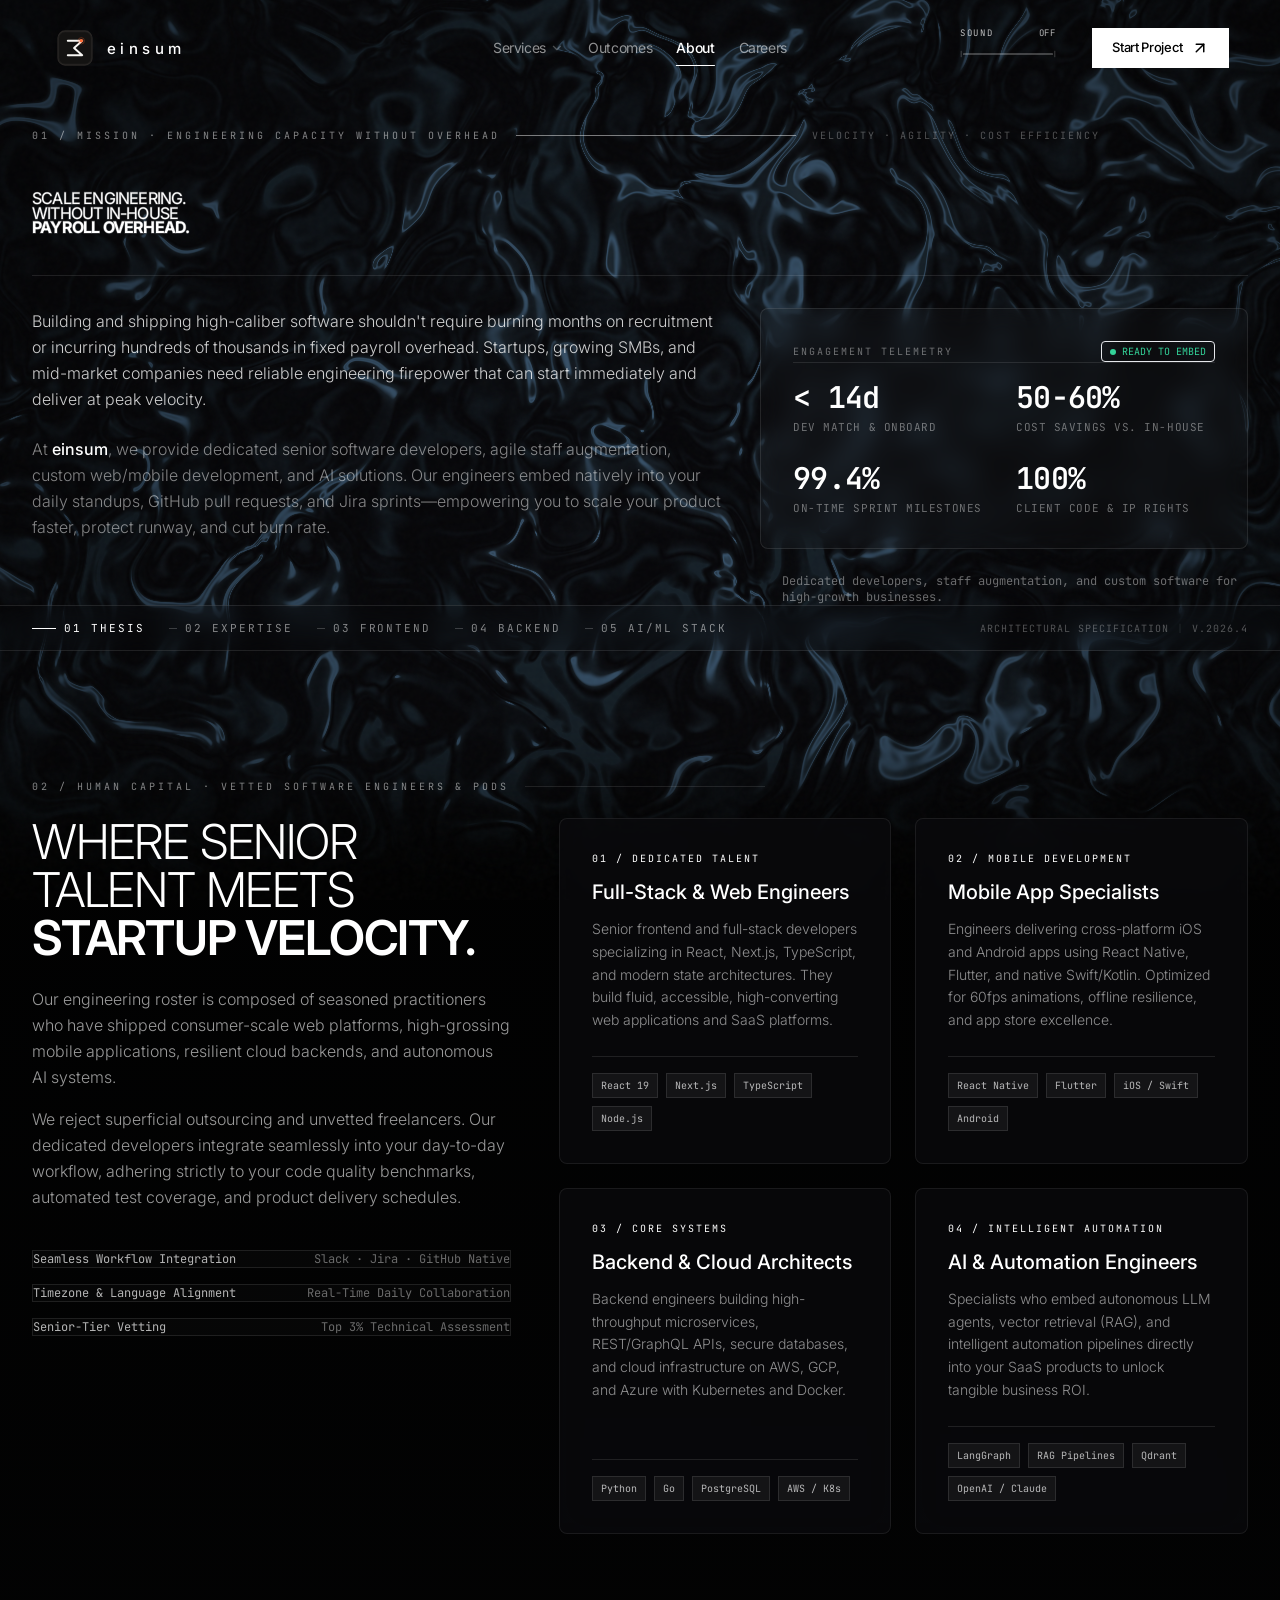
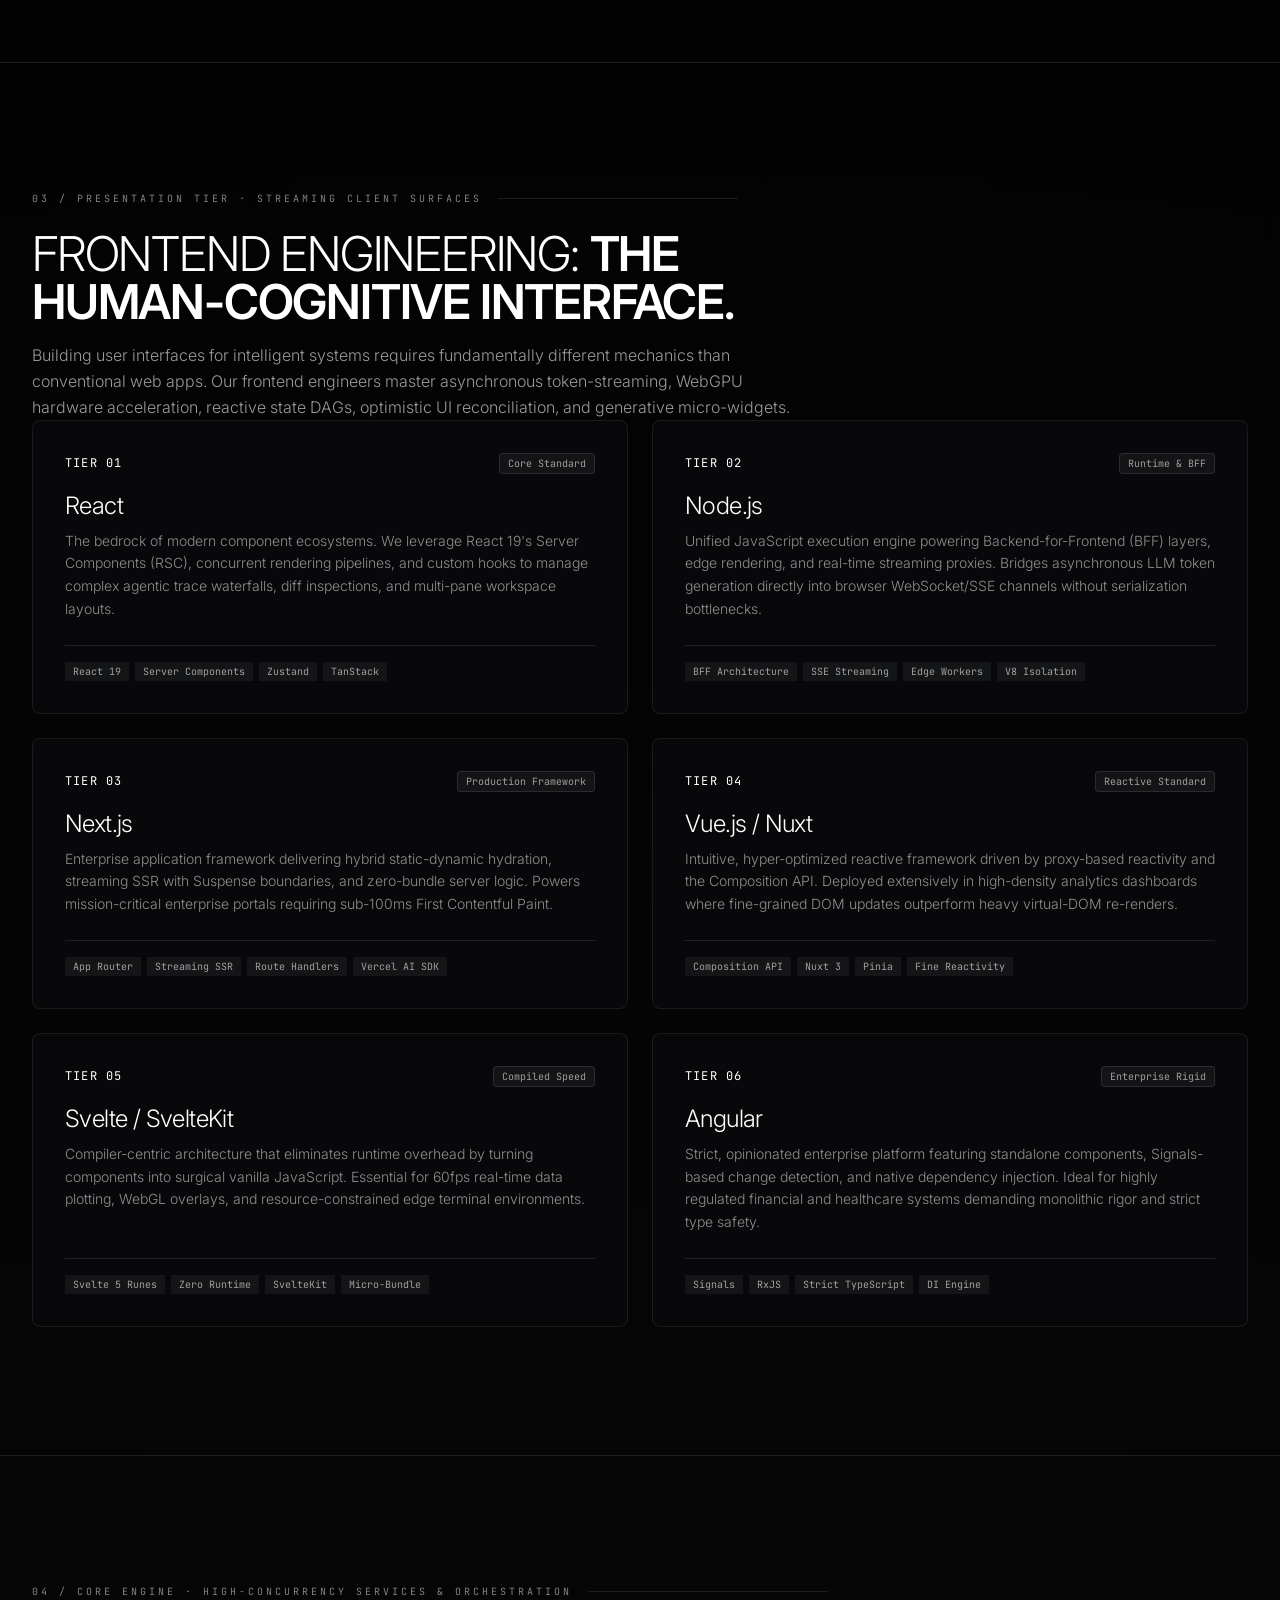
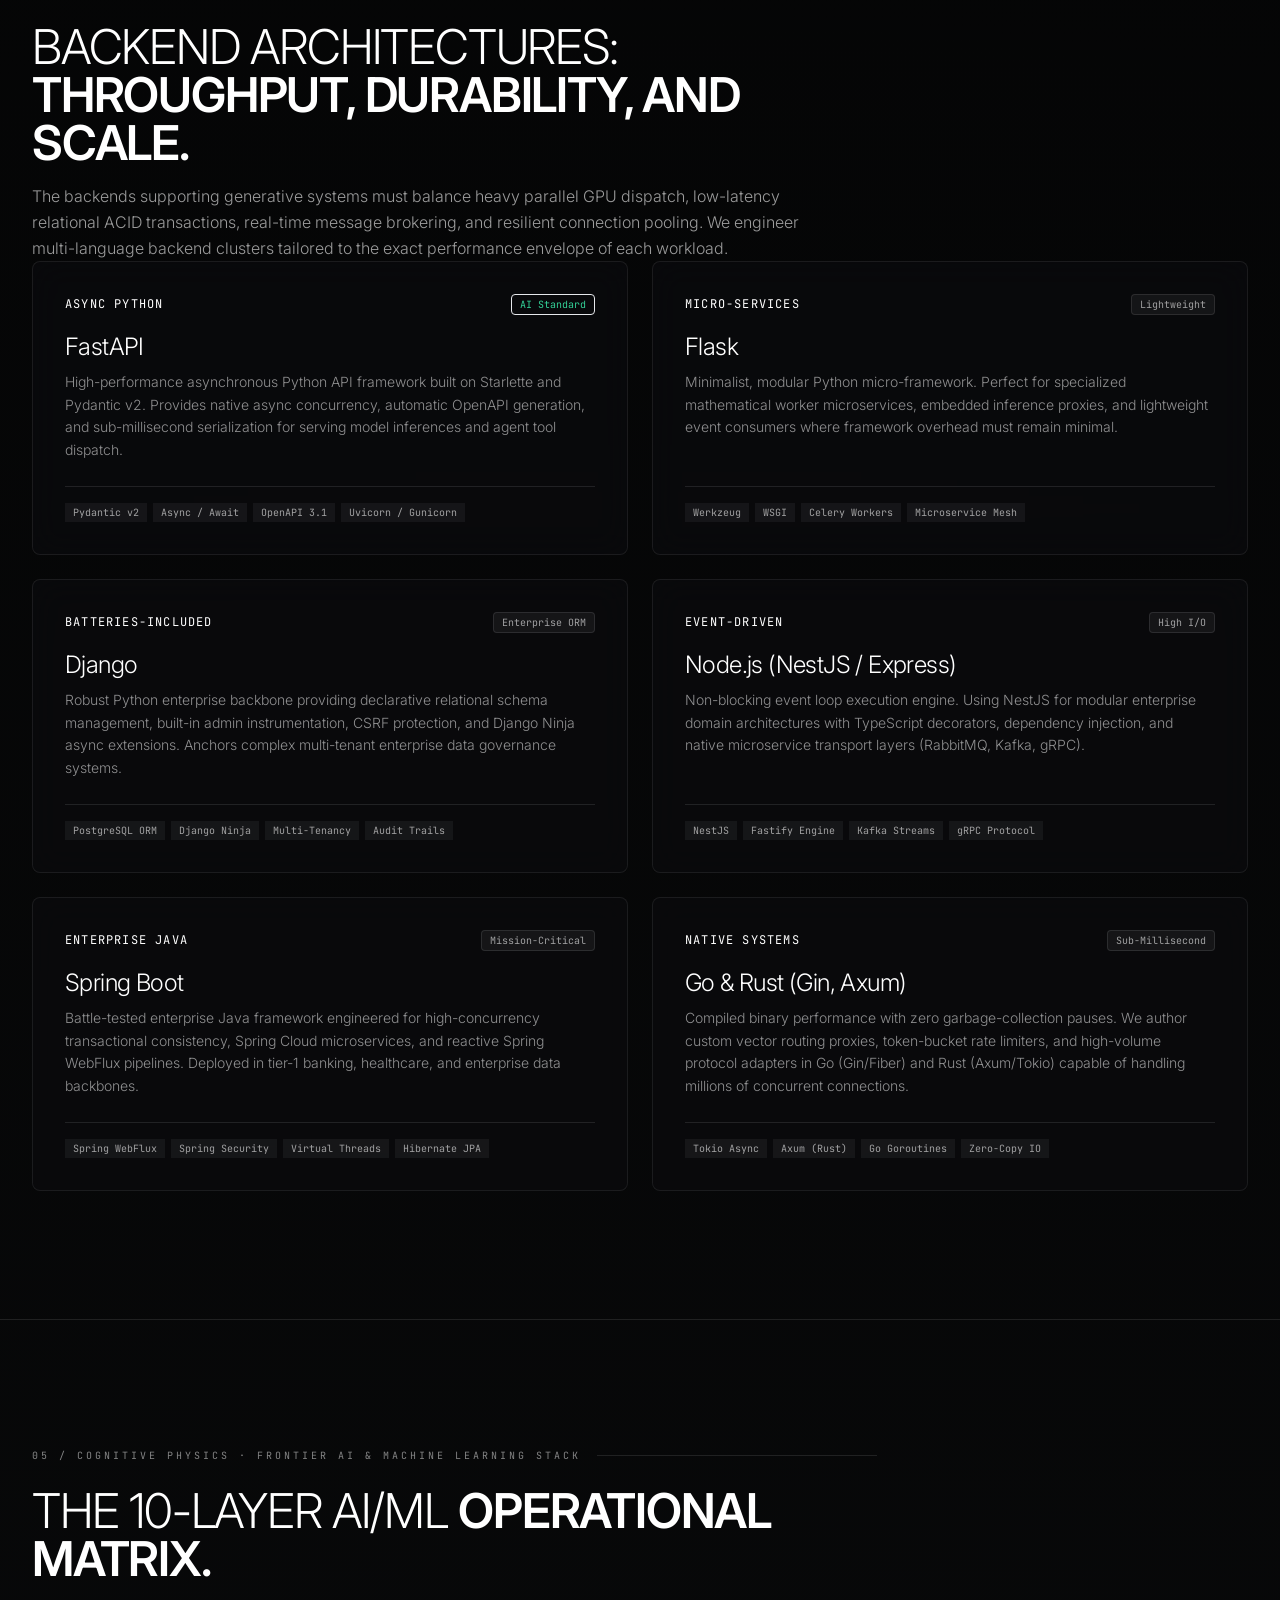
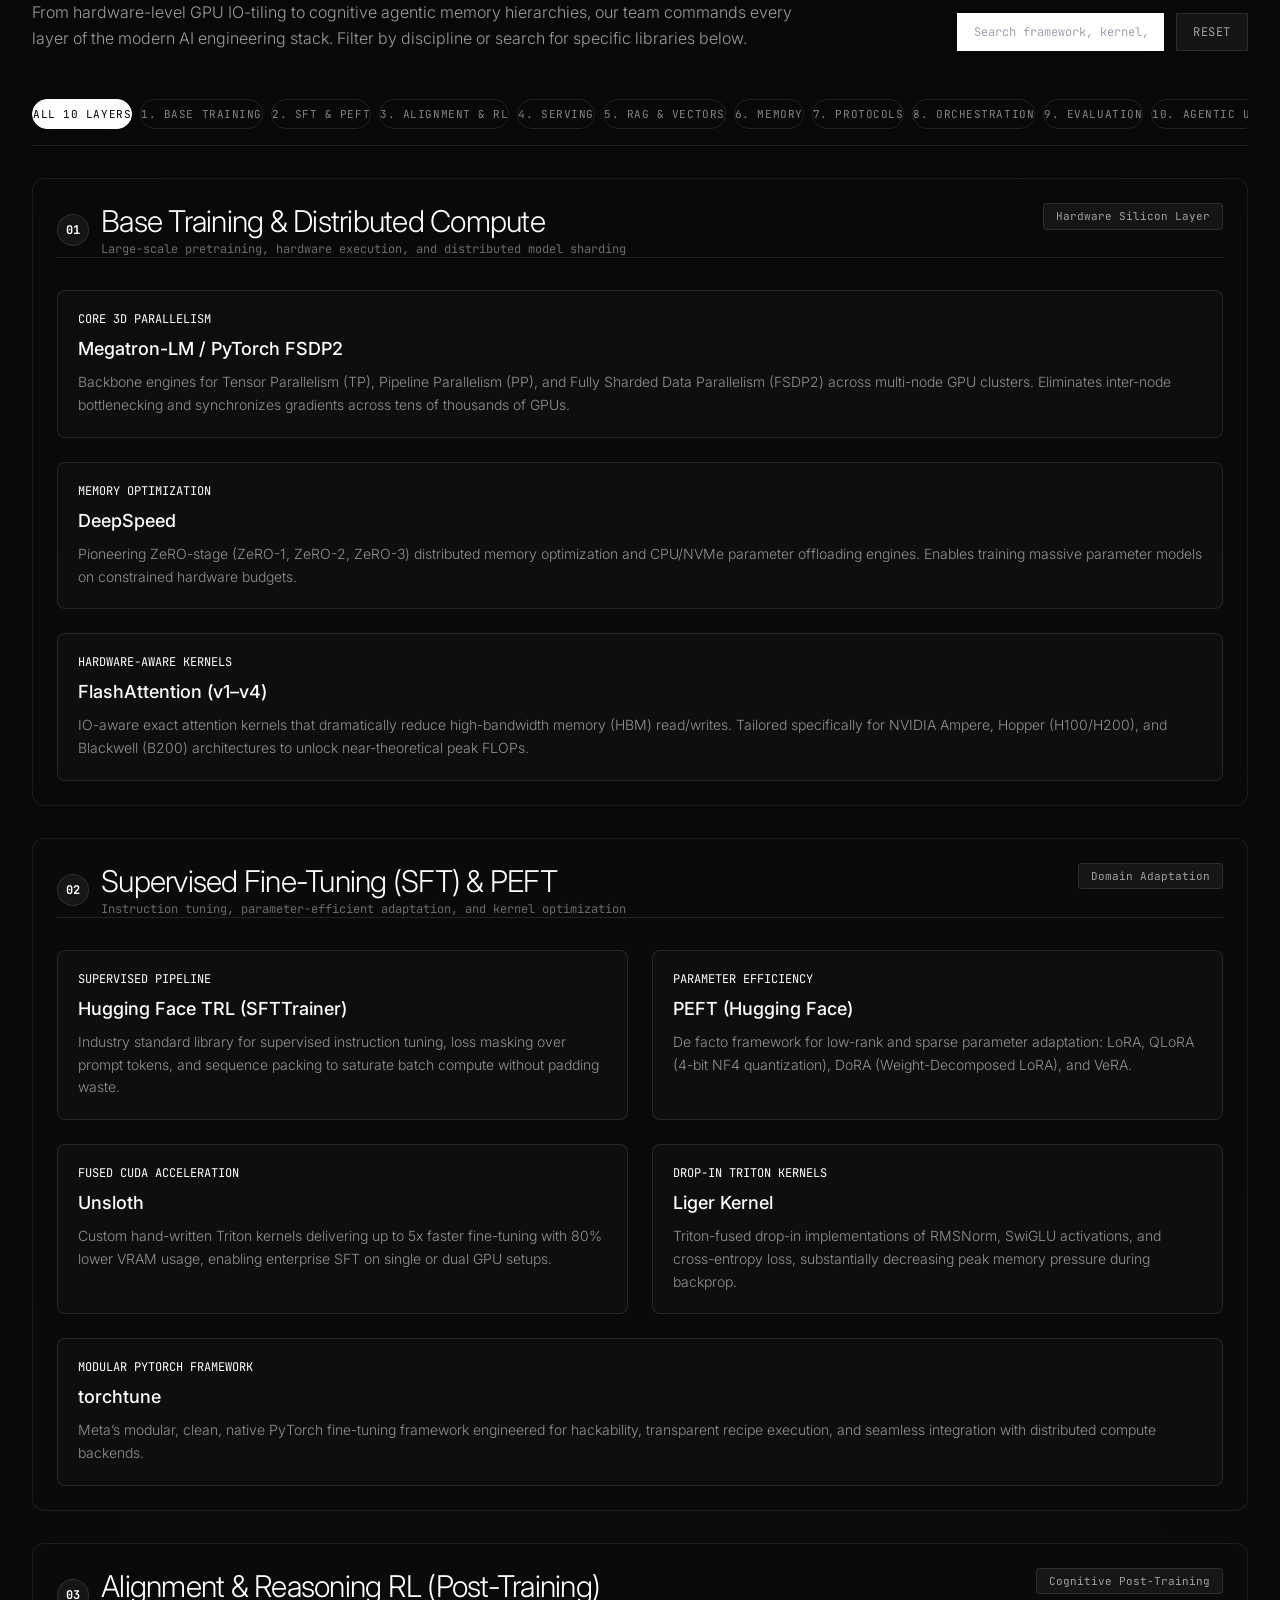
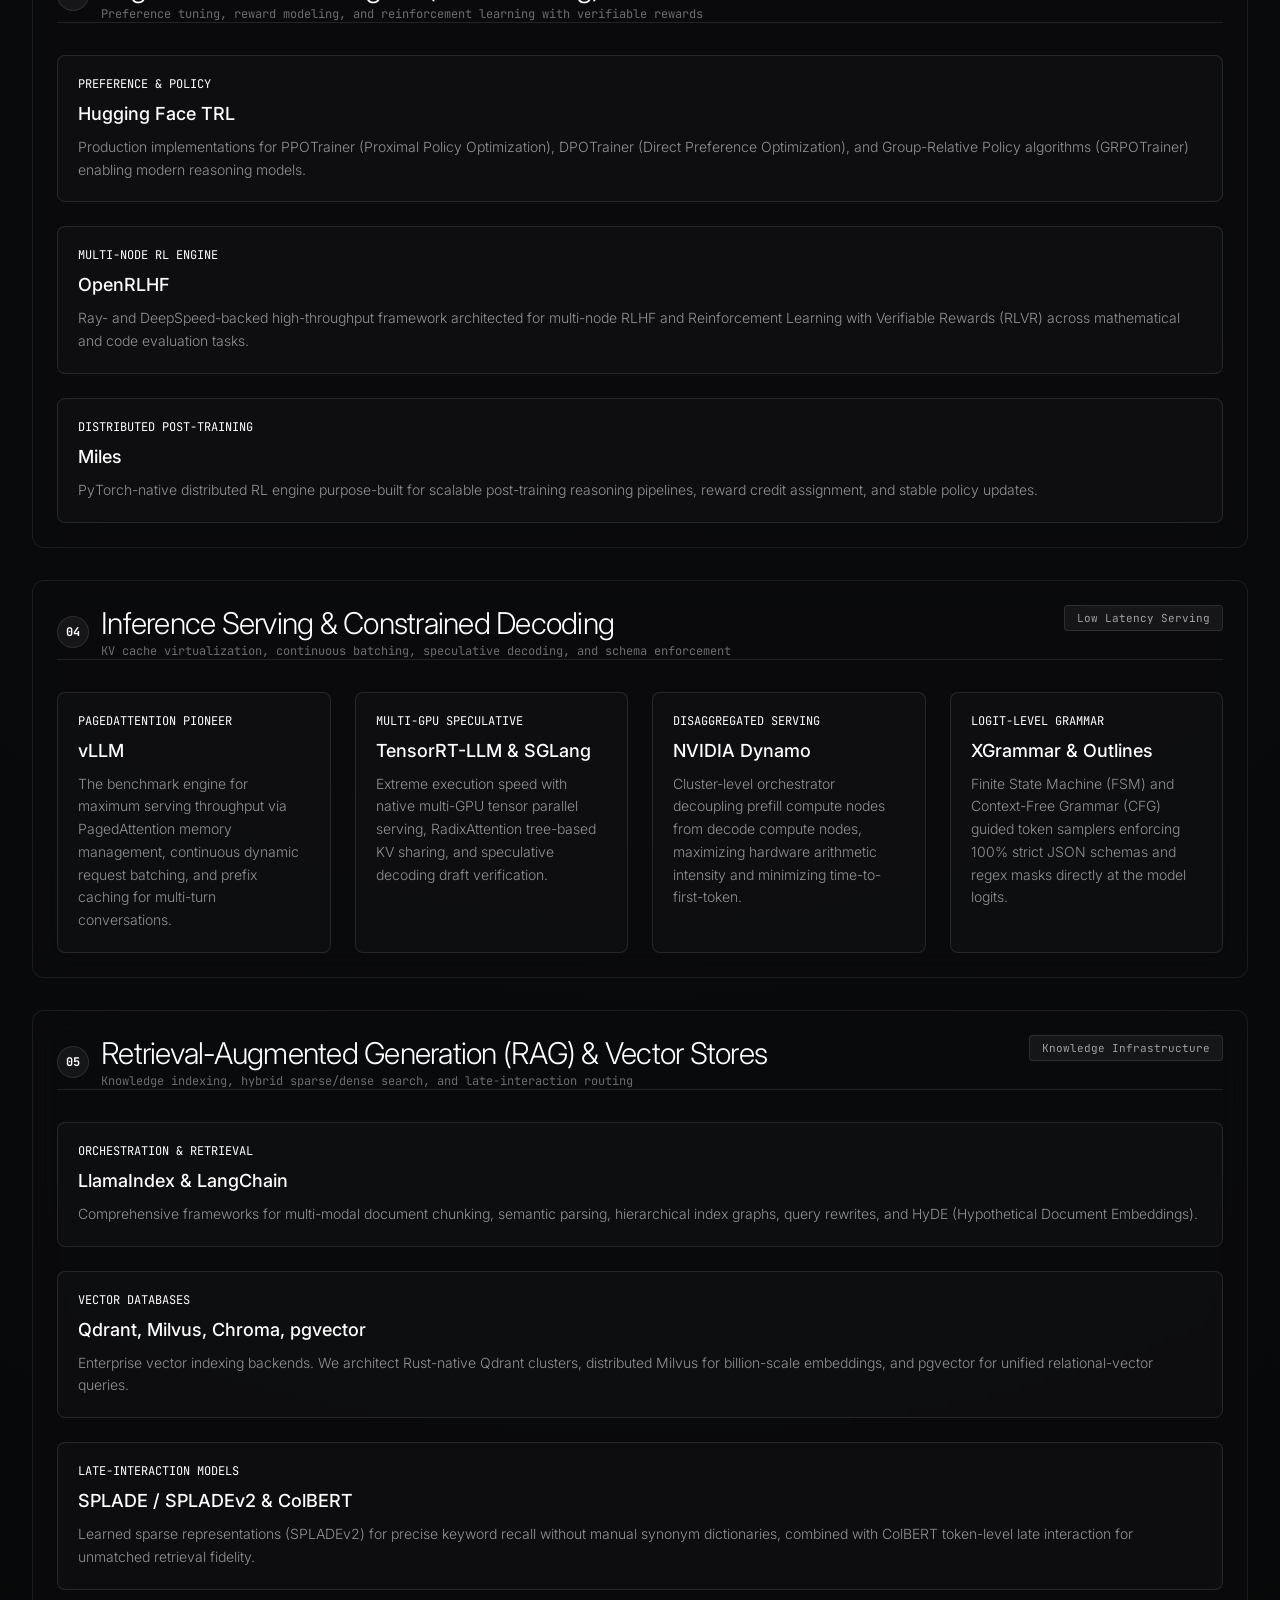
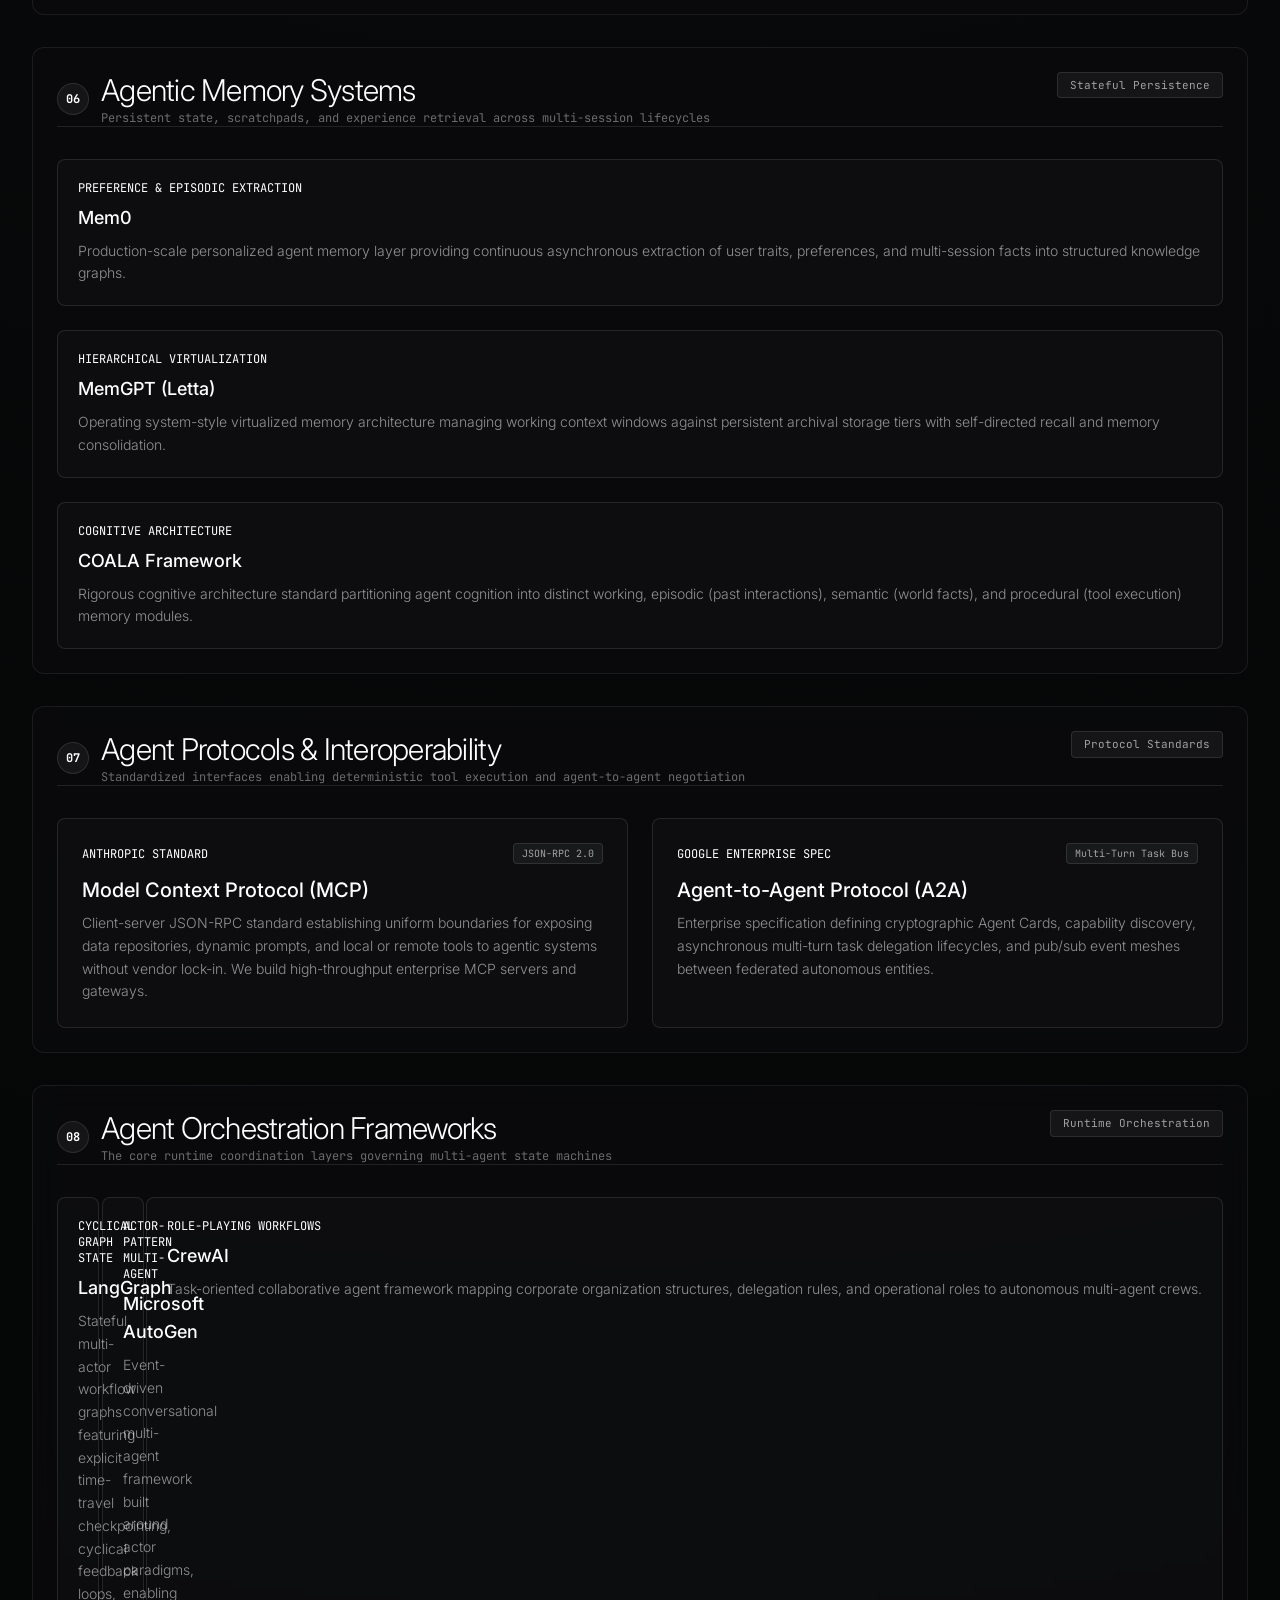
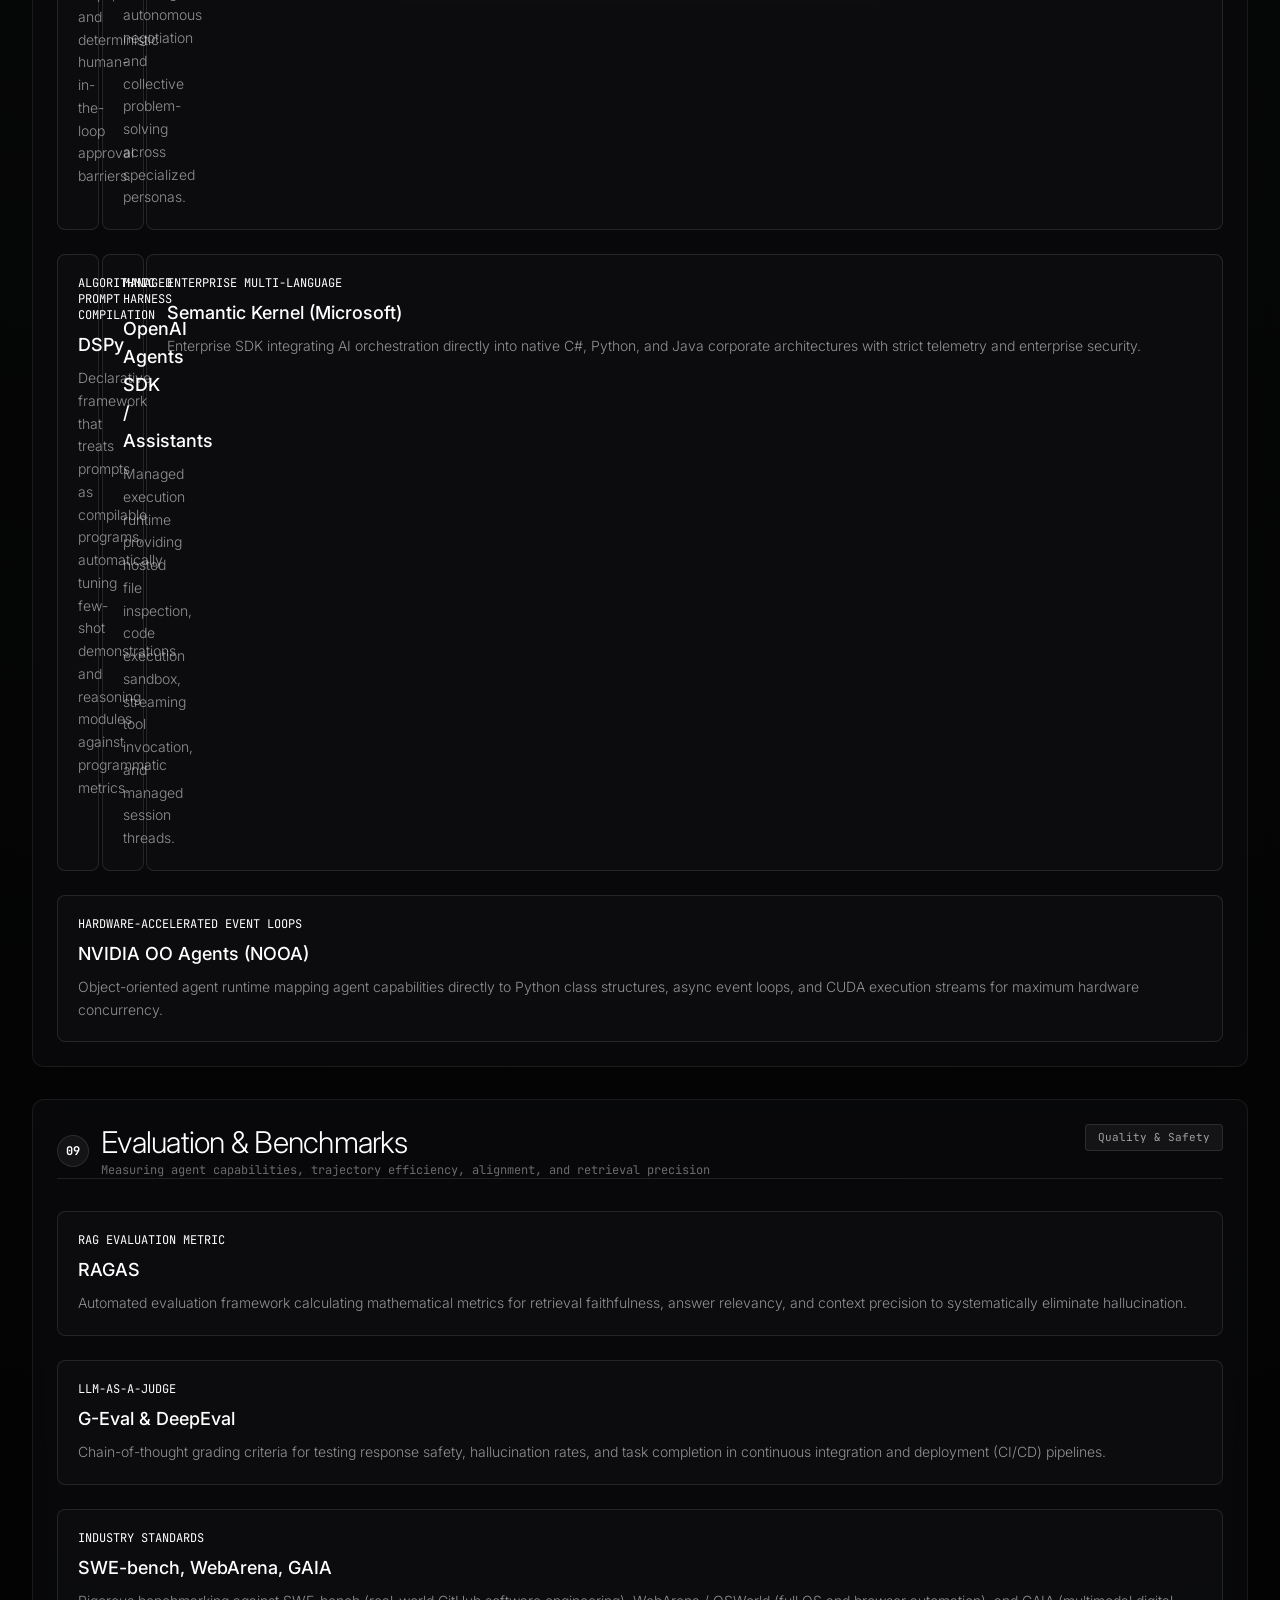
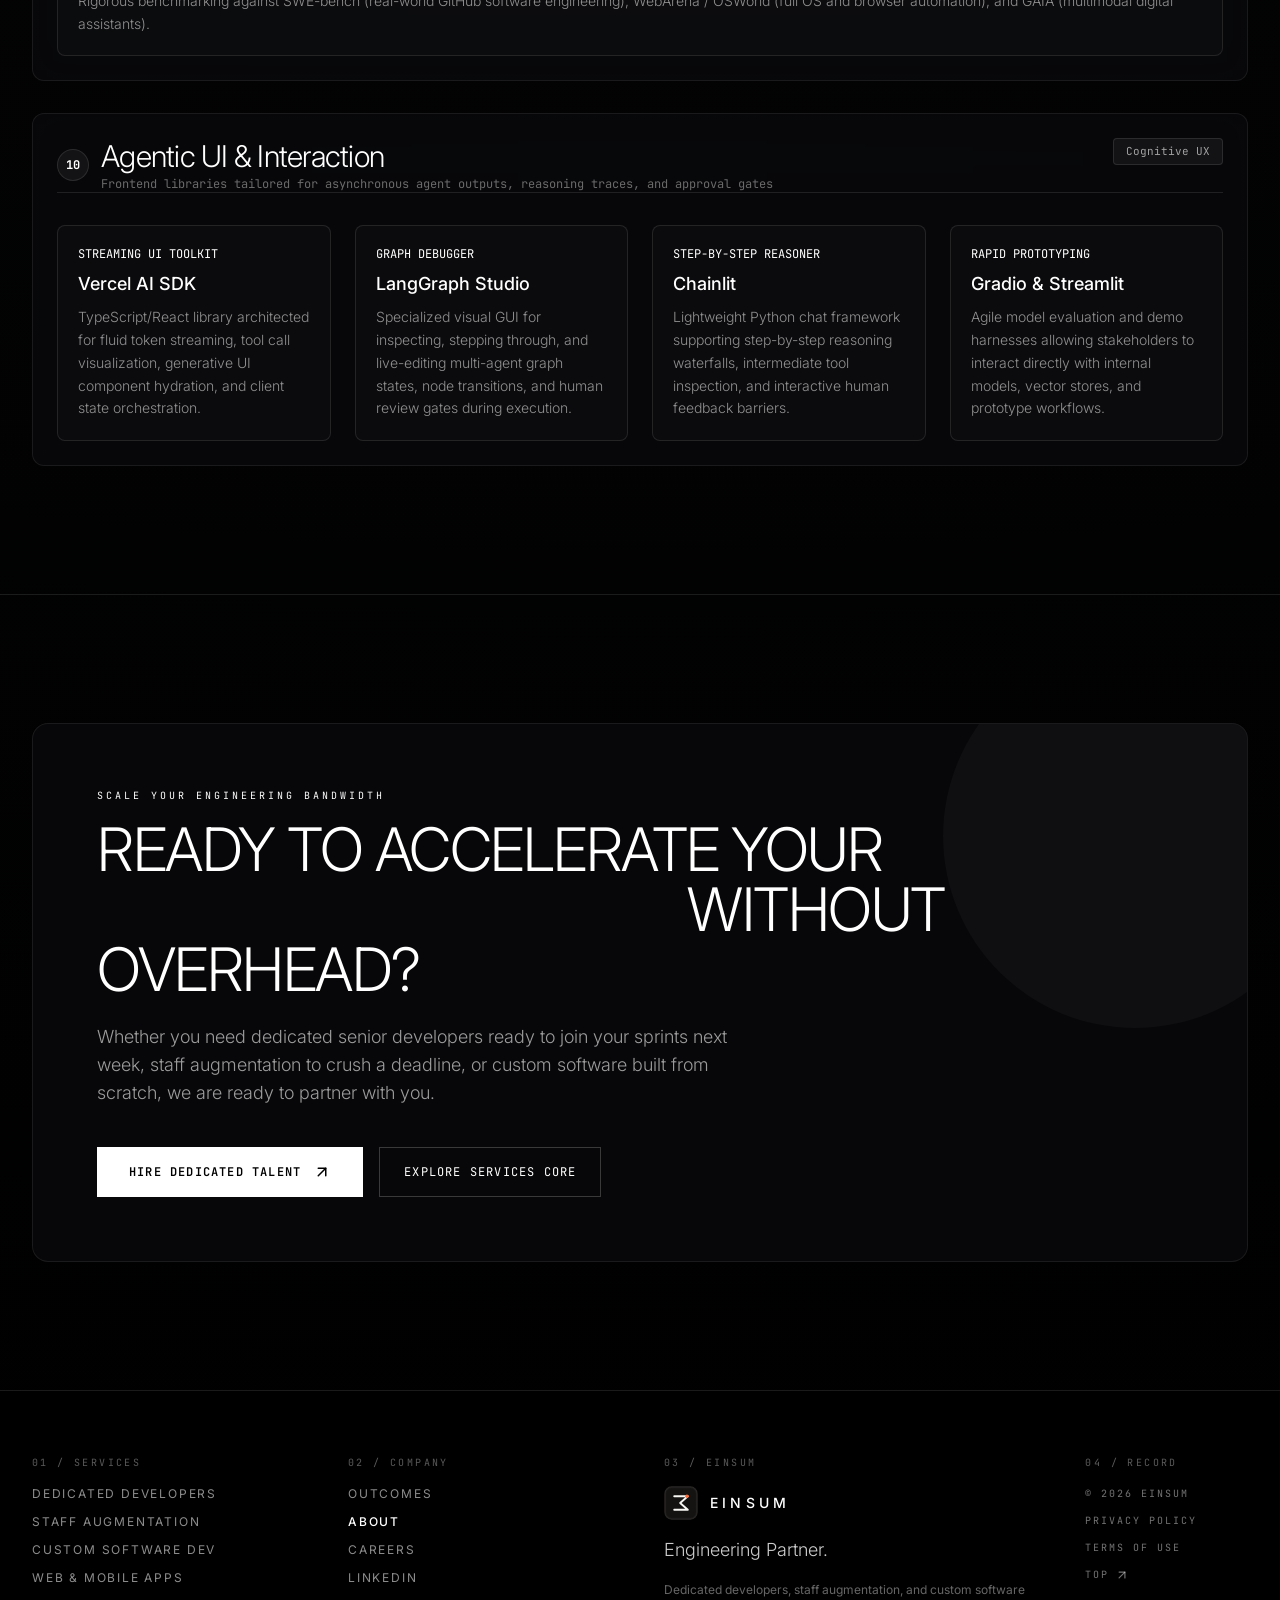
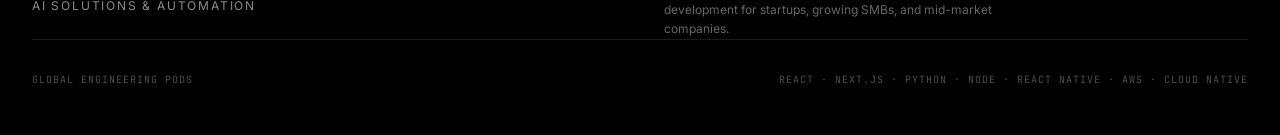
<file: about.html>
<!DOCTYPE html>
<html lang="en">
<head>
  <meta charset="utf-8">
  <meta name="viewport" content="width=device-width, initial-scale=1, maximum-scale=5, user-scalable=yes">
  <meta name="theme-color" content="#000000">
  <title>About Us — Dedicated Developers &amp; Custom Software | einsum</title>
  <meta name="description" content="einsum delivers dedicated developers, staff augmentation, custom web/mobile software, and AI solutions for startups, growing SMBs, and mid-market companies to scale faster and cost-effectively.">
  <link rel="icon" type="image/svg+xml" href="favicon.svg">
  <link rel="preconnect" href="https://fonts.googleapis.com">
  <link rel="preconnect" href="https://fonts.gstatic.com" crossorigin>
  <link href="https://fonts.googleapis.com/css2?family=Inter:wght@100;200;300;400;500;600;700;800;900&family=JetBrains+Mono:wght@300;400;500;600;700&display=swap" rel="stylesheet">

  <link rel="stylesheet" href="css/tailwind.css">
  <link rel="stylesheet" href="css/modules.css">

  <style>
    /* ── Base Fonts & Variables ───────────────────────────── */
    :root {
      --font-inter: 'Inter', system-ui, -apple-system, sans-serif;
      --font-mono: 'JetBrains Mono', monospace;
    }
    body {
      font-family: var(--font-inter);
      background-color: #000;
      color: #fff;
      overflow-x: hidden;
      -webkit-font-smoothing: antialiased;
      -moz-osx-font-smoothing: grayscale;
    }
    .font-mono { font-family: var(--font-mono); }
    .font-sans { font-family: var(--font-inter); }

    /* ── WebGL Fluid Background ──────────────────────────── */
    #fluid-bg {
      position: fixed;
      inset: 0;
      z-index: 0;
      width: 100vw;
      height: 100vh;
      pointer-events: none;
    }
    #fluid-bg canvas {
      display: block;
      width: 100%;
      height: 100%;
      background: #000;
    }
    #fluid-bg::after {
      content: '';
      position: absolute;
      inset: 0;
      opacity: 0.025;
      mix-blend-mode: screen;
      pointer-events: none;
      background-image: url("data:image/svg+xml,%3Csvg viewBox='0 0 200 200' xmlns='http://www.w3.org/2000/svg'%3E%3Cfilter id='noiseFilter'%3E%3CfeTurbulence type='fractalNoise' baseFrequency='0.8' numOctaves='3' stitchTiles='stitch'/%3E%3C/filter%3E%3Crect width='100%25' height='100%25' filter='url(%23noiseFilter)'/%3E%3C/svg%3E");
    }

    /* ── Navigation Shell ─────────────────────────────────── */
    .nav-shell {
      position: fixed;
      top: 0; left: 0; right: 0;
      display: flex;
      justify-content: center;
      pointer-events: none;
      z-index: 100;
    }
    .nav-bar-container {
      position: relative;
      display: flex;
      align-items: center;
      justify-content: space-between;
      padding: 0 1.5rem;
      pointer-events: auto;
      margin: 0 auto;
      width: 100%;
      max-width: 1240px;
      height: 96px;
      background: transparent;
      border: 1px solid transparent;
      border-radius: 0;
      transition: all 0.7s cubic-bezier(0.19,1,0.22,1);
      will-change: max-width, height, background-color;
    }
    .nav-shell.scrolled .nav-bar-container {
      max-width: 860px;
      height: 56px;
      margin-top: 12px;
      background: rgba(20,20,20,0.72);
      backdrop-filter: blur(24px) saturate(1.4);
      -webkit-backdrop-filter: blur(24px) saturate(1.4);
      border-color: rgba(255,255,255,0.08);
      border-radius: 100px;
      padding: 0 1.25rem;
    }
    .nav-shell.scrolled .nav-logo-svg {
      height: 22px !important;
    }
    .nav-sound-wrapper {
      transition: all 0.5s cubic-bezier(0.19,1,0.22,1);
    }
    .nav-shell.scrolled .nav-sound-wrapper {
      display: none !important;
    }
    .nav-cta-btn {
      transition: all 0.5s cubic-bezier(0.19,1,0.22,1);
    }
    .nav-shell.scrolled .nav-cta-btn {
      border-radius: 9999px !important;
      padding-left: 1.25rem !important;
      padding-right: 1.25rem !important;
    }

    /* ── Hero Ink Reveal Transition ──────────────────────── */
    [data-hero] [data-ink] {
      --ink: -12;
      transition: --ink 1.4s cubic-bezier(0.19, 1, 0.22, 1);
    }
    [data-hero].is-loaded [data-ink] {
      --ink: 112;
    }
    [data-hero] [data-rule] {
      transform: scaleX(0);
      transition: transform 1.2s cubic-bezier(0.19, 1, 0.22, 1);
    }
    [data-hero].is-loaded [data-rule] {
      transform: scaleX(1);
    }
    [data-hero] [data-rise] {
      opacity: 0;
      transform: translateY(16px);
      transition: opacity 1.1s cubic-bezier(0.19, 1, 0.22, 1) 0.3s, transform 1.1s cubic-bezier(0.19, 1, 0.22, 1) 0.3s;
    }
    [data-hero].is-loaded [data-rise] {
      opacity: 1;
      transform: translateY(0);
    }

    .ink-mask-text {
      -webkit-mask-image: linear-gradient(100deg, #000 calc(var(--ink) * 1%), transparent calc((var(--ink) + 12) * 1%));
      mask-image: linear-gradient(100deg, #000 calc(var(--ink) * 1%), transparent calc((var(--ink) + 12) * 1%));
    }

    /* ── Subtle Technical Grid Lines ─────────────────────── */
    .tech-border {
      border: 1px solid rgba(255, 255, 255, 0.08);
    }
    .tech-border-b {
      border-bottom: 1px solid rgba(255, 255, 255, 0.08);
    }
    .tech-card {
      background: rgba(12, 12, 14, 0.65);
      backdrop-filter: blur(16px);
      -webkit-backdrop-filter: blur(16px);
      border: 1px solid rgba(255, 255, 255, 0.08);
      transition: all 0.4s cubic-bezier(0.19, 1, 0.22, 1);
    }
    .tech-card:hover {
      border-color: rgba(255, 255, 255, 0.25);
      transform: translateY(-2px);
      box-shadow: 0 12px 32px rgba(0, 0, 0, 0.45);
    }

    /* Category Pill */
    .filter-btn {
      transition: all 0.3s cubic-bezier(0.19, 1, 0.22, 1);
    }
    .filter-btn.is-active {
      background: #ffffff;
      color: #000000;
      border-color: #ffffff;
    }

    /* ── Sticky Table of Contents ────────────────────────── */
    .sticky-about-toc {
      position: sticky;
      top: 5rem;
      z-index: 30;
    }
    .about-toc-link.is-active {
      color: #ffffff;
    }
    .about-toc-link.is-active .toc-bar {
      width: 1.5rem;
      background: #ffffff;
    }

    /* Energy Pulse Animation */
    @keyframes pulseGlow {
      0%, 100% { opacity: 0.3; transform: scale(1); }
      50% { opacity: 0.8; transform: scale(1.05); }
    }
    .energy-glow {
      animation: pulseGlow 4s ease-in-out infinite;
    }

    /* Micro terminal styling */
    .terminal-box {
      font-family: var(--font-mono);
      background: rgba(8, 8, 10, 0.9);
      border: 1px solid rgba(255, 255, 255, 0.1);
      border-radius: 6px;
      box-shadow: inset 0 1px 1px rgba(255, 255, 255, 0.05);
    }
  </style>
</head>
<body class="bg-black text-white selection:bg-white selection:text-black overflow-x-clip">

<!-- ═══════════════════════════════════════════════════════
     WebGL FLUID BACKGROUND
     ═══════════════════════════════════════════════════════ -->
<div id="fluid-bg" aria-hidden="true">
  <canvas id="fluid-canvas"></canvas>
</div>

<!-- ═══════════════════════════════════════════════════════
     NAVIGATION BAR
     ═══════════════════════════════════════════════════════ -->
<div class="nav-shell" id="nav-shell">
  <div class="nav-bar-container">
    <!-- Brand Mark Lockup -->
    <div class="flex shrink-0 items-center pl-3">
      <a aria-label="einsum, home" class="BrandMark-module__XJnmdq__lockup group relative flex items-center gap-3.5 py-2 -my-2" href="index.html">
        <span class="BrandMark-module__XJnmdq__lockupMark">
          <svg viewBox="0 0 40 40" width="36" height="36" fill="none" class="nav-logo-svg block shrink-0" aria-hidden="true" focusable="false">
            <rect x="1" y="1" width="38" height="38" rx="8" fill="#141312" stroke="#2a2725" stroke-width="1.2"/>
            <rect x="2" y="2" width="36" height="36" rx="7" fill="none" stroke="rgba(255, 255, 255, 0.05)" stroke-width="1"/>
            <path d="M12 12H28L19 20L28 28H12" stroke="#f8f7f4" stroke-width="2.2" stroke-linecap="round" stroke-linejoin="round"/>
            <circle cx="27" cy="12" r="2" fill="#ff6b35"/>
            <circle cx="27" cy="12" r="3.5" stroke="#ff6b35" stroke-opacity="0.3" stroke-width="1"/>
          </svg>
        </span>
        <span class="BrandMark-module__XJnmdq__flip BrandMark-module__XJnmdq__word" aria-hidden="true">
          <span class="BrandMark-module__XJnmdq__flipper">
            <span class="BrandMark-module__XJnmdq__face text-[15px] font-medium tracking-[0.3em] text-white">einsum</span>
            <span class="BrandMark-module__XJnmdq__face BrandMark-module__XJnmdq__back text-[15px] font-medium tracking-[0.22em] uppercase text-white/90">Software Dev</span>
          </span>
        </span>
      </a>
    </div>

    <!-- Center Nav Links -->
    <div class="hidden md:flex flex-1 items-center justify-center lg:flex-none lg:absolute lg:left-1/2 lg:-translate-x-1/2">
      <nav class="flex items-center px-2 transition-all duration-500 gap-4 lg:gap-6">
        <div class="relative group">
          <a class="relative z-10 text-sm font-normal tracking-tight transition-colors duration-300 flex items-center gap-1 text-white/55 hover:text-white" href="index.html#neural-core">
            Services
            <svg xmlns="http://www.w3.org/2000/svg" width="14" height="14" viewBox="0 0 24 24" fill="none" stroke="currentColor" stroke-width="2" stroke-linecap="round" stroke-linejoin="round" class="lucide lucide-chevron-down opacity-50"><path d="m6 9 6 6 6-6"></path></svg>
          </a>
          <span class="absolute -bottom-2 left-0 right-0 h-px bg-white origin-left transition-transform duration-500 scale-x-0 group-hover:scale-x-100"></span>
        </div>
        <div class="relative group">
          <a class="relative z-10 text-sm font-normal tracking-tight transition-colors duration-300 flex items-center gap-1 text-white/55 hover:text-white" href="index.html#capabilities">Outcomes</a>
          <span class="absolute -bottom-2 left-0 right-0 h-px bg-white origin-left transition-transform duration-500 scale-x-0 group-hover:scale-x-100"></span>
        </div>
        <div class="relative group">
          <a class="relative z-10 text-sm font-medium tracking-tight transition-colors duration-300 flex items-center gap-1 text-white" href="about.html">About</a>
          <span class="absolute -bottom-2 left-0 right-0 h-px bg-white origin-left scale-x-100"></span>
        </div>
        <div class="relative group">
          <a class="relative z-10 text-sm font-normal tracking-tight transition-colors duration-300 flex items-center gap-1 text-white/55 hover:text-white" href="index.html">Careers</a>
          <span class="absolute -bottom-2 left-0 right-0 h-px bg-white origin-left transition-transform duration-500 scale-x-0 group-hover:scale-x-100"></span>
        </div>
      </nav>
    </div>

    <!-- Right Controls -->
    <div class="flex shrink-0 items-center gap-2 pr-1.5">
      <div class="nav-sound-wrapper hidden md:flex items-center pr-6">
        <button type="button" class="SoundControl-module__IQt0fq__control font-mono" id="btn-sound-toggle" data-variant="bar" aria-pressed="false" aria-label="Sound" title="Sound">
          <span class="SoundControl-module__IQt0fq__label" aria-hidden="true">Sound</span>
          <span class="SoundControl-module__IQt0fq__field" aria-hidden="true">
            <svg class="SoundControl-module__IQt0fq__wave" width="80" height="32" viewBox="0 0 80 32" preserveAspectRatio="none" fill="none">
              <path class="SoundControl-module__IQt0fq__anchors" d="M1 13V19M79 13V19"></path>
              <path class="SoundControl-module__IQt0fq__strand" data-strand="-2" d="M3 16H77" stroke-width="0.7"></path>
              <path class="SoundControl-module__IQt0fq__strand" data-strand="-1" d="M3 16H77" stroke-width="0.7"></path>
              <path class="SoundControl-module__IQt0fq__primary" data-strand="0" d="M3 16H77" stroke-width="1.15"></path>
              <path class="SoundControl-module__IQt0fq__strand" data-strand="1" d="M3 16H77" stroke-width="0.7"></path>
              <path class="SoundControl-module__IQt0fq__strand" data-strand="2" d="M3 16H77" stroke-width="0.7"></path>
            </svg>
          </span>
          <span class="SoundControl-module__IQt0fq__state" aria-hidden="true">
            <span class="SoundControl-module__IQt0fq__stateReel" id="sound-state-reel"><span>On</span><span>Off</span></span>
          </span>
        </button>
      </div>
      <div class="inline-block p-6 -m-6 hidden md:block">
        <a class="nav-cta-btn group relative flex items-center gap-2 px-6 py-2.5 bg-white text-black font-medium text-[13px] tracking-tight overflow-hidden transition-all duration-300 active:scale-95 pl-5 pr-5" href="contact.html">
          <span class="relative z-10 whitespace-nowrap transition-all duration-300 w-auto opacity-100">Start Project</span>
          <svg xmlns="http://www.w3.org/2000/svg" width="18" height="18" viewBox="0 0 24 24" fill="none" stroke="currentColor" stroke-width="2" stroke-linecap="round" stroke-linejoin="round" class="lucide lucide-arrow-up-right relative z-10" aria-hidden="true"><path d="M7 7h10v10"></path><path d="M7 17 17 7"></path></svg>
          <div class="absolute inset-0 bg-white group-hover:bg-gray-200 transition-colors"></div>
        </a>
      </div>
    </div>
  </div>
</div>

<!-- ═══════════════════════════════════════════════════════
     MAIN CONTENT
     ═══════════════════════════════════════════════════════ -->
<main id="content" tabindex="-1" class="relative z-10 w-full min-h-screen outline-none">
  
  <!-- HERO / THESIS SECTION -->
  <header data-hero="true" id="hero-thesis" class="relative z-10 w-full max-w-[1600px] mx-auto px-4 md:px-8 pt-32 md:pt-44 pb-16 md:pb-28">
    <div class="flex items-center gap-4 mb-8 md:mb-12">
      <span class="font-mono text-[10px] tracking-[0.3em] uppercase text-white/50 whitespace-nowrap">
        01 / Mission · Engineering Capacity Without Overhead
      </span>
      <span class="relative h-px flex-1 max-w-[280px] bg-white/10" aria-hidden="true">
        <span data-rule="true" class="absolute inset-0 origin-left bg-white/40"></span>
      </span>
      <span class="font-mono text-[10px] tracking-[0.2em] uppercase text-white/30 hidden sm:inline">
        Velocity · Agility · Cost Efficiency
      </span>
    </div>

    <!-- Core Thesis Typography -->
    <h1 class="text-[clamp(2.5rem,6.8vw,6.5rem)] font-sans font-extralight tracking-tighter leading-[0.92] uppercase max-w-7xl">
      <span data-ink="true" class="relative block">
        <span class="block text-transparent [-webkit-text-stroke:1px_rgba(255,255,255,0.3)]" aria-hidden="true">Scale Engineering.</span>
        <span class="absolute inset-0 block text-white ink-mask-text">Scale Engineering.</span>
      </span>
      <span data-ink="true" class="relative block font-normal">
        <span class="block text-transparent [-webkit-text-stroke:1px_rgba(255,255,255,0.3)]" aria-hidden="true">Without In-House</span>
        <span class="absolute inset-0 block text-white ink-mask-text">Without In-House</span>
      </span>
      <span data-ink="true" class="relative block font-bold text-transparent bg-clip-text bg-gradient-to-r from-white via-white to-white/70">
        <span class="block text-transparent [-webkit-text-stroke:1px_rgba(255,255,255,0.3)]" aria-hidden="true">Payroll Overhead.</span>
        <span class="absolute inset-0 block text-white ink-mask-text">Payroll Overhead.</span>
      </span>
    </h1>

    <div data-rise="true" class="mt-10 md:mt-14 grid grid-cols-1 lg:grid-cols-12 gap-8 md:gap-12 border-t border-white/10 pt-8 md:pt-12">
      <div class="lg:col-span-7">
        <p class="text-[clamp(1.1rem,1.8vw,1.45rem)] text-white/80 font-light leading-relaxed font-sans">
          Building and shipping high-caliber software shouldn't require burning months on recruitment or incurring hundreds of thousands in fixed payroll overhead. Startups, growing SMBs, and mid-market companies need reliable engineering firepower that can start immediately and deliver at peak velocity.
        </p>
        <p class="mt-6 text-white/50 text-base font-light leading-relaxed">
          At <strong class="text-white font-medium">einsum</strong>, we provide dedicated senior software developers, agile staff augmentation, custom web/mobile development, and AI solutions. Our engineers embed natively into your daily standups, GitHub pull requests, and Jira sprints—empowering you to scale your product faster, protect runway, and cut burn rate.
        </p>
      </div>

      <div class="lg:col-span-5 flex flex-col justify-between">
        <div class="p-6 md:p-8 rounded-lg bg-white/[0.02] border border-white/10 backdrop-blur-md">
          <div class="flex items-center justify-between mb-4 pb-3 border-b border-white/10">
            <span class="font-mono text-[10px] tracking-[0.2em] uppercase text-white/40">Engagement Telemetry</span>
            <span class="inline-flex items-center gap-1.5 px-2 py-0.5 rounded text-[10px] font-mono text-emerald-400 bg-emerald-400/10 border border-emerald-400/20">
              <span class="w-1.5 h-1.5 rounded-full bg-emerald-400 animate-pulse"></span> READY TO EMBED
            </span>
          </div>
          <div class="grid grid-cols-2 gap-6">
            <div>
              <div class="font-mono text-2xl md:text-3xl font-semibold text-white tracking-tight">&lt; 14d</div>
              <div class="font-mono text-[11px] text-white/40 uppercase tracking-wider mt-1">Dev Match &amp; Onboard</div>
            </div>
            <div>
              <div class="font-mono text-2xl md:text-3xl font-semibold text-white tracking-tight">50-60%</div>
              <div class="font-mono text-[11px] text-white/40 uppercase tracking-wider mt-1">Cost Savings vs. In-House</div>
            </div>
            <div>
              <div class="font-mono text-2xl md:text-3xl font-semibold text-white tracking-tight">99.4%</div>
              <div class="font-mono text-[11px] text-white/40 uppercase tracking-wider mt-1">On-Time Sprint Milestones</div>
            </div>
            <div>
              <div class="font-mono text-2xl md:text-3xl font-semibold text-white tracking-tight">100%</div>
              <div class="font-mono text-[11px] text-white/40 uppercase tracking-wider mt-1">Client Code &amp; IP Rights</div>
            </div>
          </div>
        </div>

        <div class="mt-6 flex items-center gap-4 text-xs font-mono text-white/40">
          <span class="w-2 h-2 rounded-full bg-[#ff6b35]"></span>
          <span>Dedicated developers, staff augmentation, and custom software for high-growth businesses.</span>
        </div>
      </div>
    </div>
  </header>

  <!-- STICKY ON-PAGE TOC SUBNAV -->
  <nav aria-label="On this page" class="sticky top-0 z-40 border-y border-white/10 bg-black/85 backdrop-blur-md">
    <div class="max-w-[1600px] mx-auto px-4 md:px-8 py-3.5 flex items-center justify-between">
      <ol class="flex items-center gap-6 overflow-x-auto [scrollbar-width:none] [&::-webkit-scrollbar]:hidden text-xs">
        <li class="shrink-0">
          <a href="#hero-thesis" class="about-toc-link flex items-center gap-2 whitespace-nowrap font-mono text-[11px] tracking-[0.18em] uppercase text-white hover:text-white transition-colors duration-300">
            <span class="toc-bar h-px w-3 bg-white/40 transition-all duration-300"></span>
            <span>01 Thesis</span>
          </a>
        </li>
        <li class="shrink-0">
          <a href="#professionals" class="about-toc-link flex items-center gap-2 whitespace-nowrap font-mono text-[11px] tracking-[0.18em] uppercase text-white/50 hover:text-white transition-colors duration-300">
            <span class="toc-bar h-px w-2 bg-white/20 transition-all duration-300"></span>
            <span>02 Expertise</span>
          </a>
        </li>
        <li class="shrink-0">
          <a href="#frontend-stack" class="about-toc-link flex items-center gap-2 whitespace-nowrap font-mono text-[11px] tracking-[0.18em] uppercase text-white/50 hover:text-white transition-colors duration-300">
            <span class="toc-bar h-px w-2 bg-white/20 transition-all duration-300"></span>
            <span>03 Frontend</span>
          </a>
        </li>
        <li class="shrink-0">
          <a href="#backend-stack" class="about-toc-link flex items-center gap-2 whitespace-nowrap font-mono text-[11px] tracking-[0.18em] uppercase text-white/50 hover:text-white transition-colors duration-300">
            <span class="toc-bar h-px w-2 bg-white/20 transition-all duration-300"></span>
            <span>04 Backend</span>
          </a>
        </li>
        <li class="shrink-0">
          <a href="#ai-ml-stack" class="about-toc-link flex items-center gap-2 whitespace-nowrap font-mono text-[11px] tracking-[0.18em] uppercase text-white/50 hover:text-white transition-colors duration-300">
            <span class="toc-bar h-px w-2 bg-white/20 transition-all duration-300"></span>
            <span>05 AI/ML Stack</span>
          </a>
        </li>
      </ol>
      <div class="hidden lg:flex items-center gap-2 font-mono text-[10px] text-white/30 uppercase tracking-widest">
        <span>ARCHITECTURAL SPECIFICATION</span>
        <span class="text-white/10">|</span>
        <span class="text-[#ff6b35]">V.2026.4</span>
      </div>
    </div>
  </nav>

  <!-- ═══════════════════════════════════════════════════════
       SECTION 02: THE EXPERTISE OF OUR PROFESSIONALS
       ═══════════════════════════════════════════════════════ -->
  <section id="professionals" class="relative z-10 w-full max-w-[1600px] mx-auto px-4 md:px-8 py-20 md:py-32 border-b border-white/10">
    <div class="flex items-center gap-4 mb-6">
      <span class="font-mono text-[10px] tracking-[0.3em] uppercase text-white/50">
        02 / Human Capital · Vetted Software Engineers &amp; Pods
      </span>
      <span class="h-px flex-1 max-w-[240px] bg-white/10"></span>
    </div>

    <div class="grid grid-cols-1 lg:grid-cols-12 gap-12 items-start">
      <div class="lg:col-span-5">
        <h2 class="text-3xl md:text-5xl font-light tracking-tight uppercase leading-tight">
          Where Senior Talent Meets <span class="font-semibold text-white">Startup Velocity.</span>
        </h2>
        <p class="mt-6 text-white/60 leading-relaxed font-light text-base">
          Our engineering roster is composed of seasoned practitioners who have shipped consumer-scale web platforms, high-grossing mobile applications, resilient cloud backends, and autonomous AI systems.
        </p>
        <p class="mt-4 text-white/60 leading-relaxed font-light text-base">
          We reject superficial outsourcing and unvetted freelancers. Our dedicated developers integrate seamlessly into your day-to-day workflow, adhering strictly to your code quality benchmarks, automated test coverage, and product delivery schedules.
        </p>

        <!-- Professional Competency Metrics -->
        <div class="mt-10 flex flex-col gap-4">
          <div class="flex items-center justify-between p-3.5 bg-white/[0.02] border border-white/10">
            <span class="font-mono text-xs text-white/70">Seamless Workflow Integration</span>
            <span class="font-mono text-xs text-white/40">Slack · Jira · GitHub Native</span>
          </div>
          <div class="flex items-center justify-between p-3.5 bg-white/[0.02] border border-white/10">
            <span class="font-mono text-xs text-white/70">Timezone &amp; Language Alignment</span>
            <span class="font-mono text-xs text-white/40">Real-Time Daily Collaboration</span>
          </div>
          <div class="flex items-center justify-between p-3.5 bg-white/[0.02] border border-white/10">
            <span class="font-mono text-xs text-white/70">Senior-Tier Vetting</span>
            <span class="font-mono text-xs text-white/40">Top 3% Technical Assessment</span>
          </div>
        </div>
      </div>

      <!-- Core Professional Disciplines (3-Card Layout) -->
      <div class="lg:col-span-7 grid grid-cols-1 md:grid-cols-2 gap-6">
        <div class="tech-card p-6 md:p-8 rounded-lg flex flex-col justify-between">
          <div>
            <div class="font-mono text-[10px] tracking-[0.2em] text-[#ff6b35] uppercase mb-3">01 / Dedicated Talent</div>
            <h3 class="text-xl font-medium text-white mb-3">Full-Stack &amp; Web Engineers</h3>
            <p class="text-sm text-white/55 leading-relaxed font-light">
              Senior frontend and full-stack developers specializing in React, Next.js, TypeScript, and modern state architectures. They build fluid, accessible, high-converting web applications and SaaS platforms.
            </p>
          </div>
          <div class="mt-6 pt-4 border-t border-white/10 flex flex-wrap gap-2">
            <span class="px-2 py-1 bg-white/5 border border-white/10 font-mono text-[10px] text-white/70">React 19</span>
            <span class="px-2 py-1 bg-white/5 border border-white/10 font-mono text-[10px] text-white/70">Next.js</span>
            <span class="px-2 py-1 bg-white/5 border border-white/10 font-mono text-[10px] text-white/70">TypeScript</span>
            <span class="px-2 py-1 bg-white/5 border border-white/10 font-mono text-[10px] text-white/70">Node.js</span>
          </div>
        </div>

        <div class="tech-card p-6 md:p-8 rounded-lg flex flex-col justify-between">
          <div>
            <div class="font-mono text-[10px] tracking-[0.2em] text-[#ff6b35] uppercase mb-3">02 / Mobile Development</div>
            <h3 class="text-xl font-medium text-white mb-3">Mobile App Specialists</h3>
            <p class="text-sm text-white/55 leading-relaxed font-light">
              Engineers delivering cross-platform iOS and Android apps using React Native, Flutter, and native Swift/Kotlin. Optimized for 60fps animations, offline resilience, and app store excellence.
            </p>
          </div>
          <div class="mt-6 pt-4 border-t border-white/10 flex flex-wrap gap-2">
            <span class="px-2 py-1 bg-white/5 border border-white/10 font-mono text-[10px] text-white/70">React Native</span>
            <span class="px-2 py-1 bg-white/5 border border-white/10 font-mono text-[10px] text-white/70">Flutter</span>
            <span class="px-2 py-1 bg-white/5 border border-white/10 font-mono text-[10px] text-white/70">iOS / Swift</span>
            <span class="px-2 py-1 bg-white/5 border border-white/10 font-mono text-[10px] text-white/70">Android</span>
          </div>
        </div>

        <div class="tech-card p-6 md:p-8 rounded-lg flex flex-col justify-between">
          <div>
            <div class="font-mono text-[10px] tracking-[0.2em] text-[#ff6b35] uppercase mb-3">03 / Core Systems</div>
            <h3 class="text-xl font-medium text-white mb-3">Backend &amp; Cloud Architects</h3>
            <p class="text-sm text-white/55 leading-relaxed font-light">
              Backend engineers building high-throughput microservices, REST/GraphQL APIs, secure databases, and cloud infrastructure on AWS, GCP, and Azure with Kubernetes and Docker.
            </p>
          </div>
          <div class="mt-6 pt-4 border-t border-white/10 flex flex-wrap gap-2">
            <span class="px-2 py-1 bg-white/5 border border-white/10 font-mono text-[10px] text-white/70">Python</span>
            <span class="px-2 py-1 bg-white/5 border border-white/10 font-mono text-[10px] text-white/70">Go</span>
            <span class="px-2 py-1 bg-white/5 border border-white/10 font-mono text-[10px] text-white/70">PostgreSQL</span>
            <span class="px-2 py-1 bg-white/5 border border-white/10 font-mono text-[10px] text-white/70">AWS / K8s</span>
          </div>
        </div>

        <div class="tech-card p-6 md:p-8 rounded-lg flex flex-col justify-between">
          <div>
            <div class="font-mono text-[10px] tracking-[0.2em] text-[#ff6b35] uppercase mb-3">04 / Intelligent Automation</div>
            <h3 class="text-xl font-medium text-white mb-3">AI &amp; Automation Engineers</h3>
            <p class="text-sm text-white/55 leading-relaxed font-light">
              Specialists who embed autonomous LLM agents, vector retrieval (RAG), and intelligent automation pipelines directly into your SaaS products to unlock tangible business ROI.
            </p>
          </div>
          <div class="mt-6 pt-4 border-t border-white/10 flex flex-wrap gap-2">
            <span class="px-2 py-1 bg-white/5 border border-white/10 font-mono text-[10px] text-white/70">LangGraph</span>
            <span class="px-2 py-1 bg-white/5 border border-white/10 font-mono text-[10px] text-white/70">RAG Pipelines</span>
            <span class="px-2 py-1 bg-white/5 border border-white/10 font-mono text-[10px] text-white/70">Qdrant</span>
            <span class="px-2 py-1 bg-white/5 border border-white/10 font-mono text-[10px] text-white/70">OpenAI / Claude</span>
          </div>
        </div>
      </div>
    </div>
  </section>

  <!-- ═══════════════════════════════════════════════════════
       SECTION 03: FRONTEND FRAMEWORKS ARCHITECTURE
       ═══════════════════════════════════════════════════════ -->
  <section id="frontend-stack" class="relative z-10 w-full max-w-[1600px] mx-auto px-4 md:px-8 py-20 md:py-32 border-b border-white/10">
    <div class="flex items-center gap-4 mb-6">
      <span class="font-mono text-[10px] tracking-[0.3em] uppercase text-white/50">
        03 / Presentation Tier · Streaming Client Surfaces
      </span>
      <span class="h-px flex-1 max-w-[240px] bg-white/10"></span>
    </div>

    <div class="max-w-3xl mb-14">
      <h2 class="text-3xl md:text-5xl font-light tracking-tight uppercase leading-tight">
        Frontend Engineering: <span class="font-semibold text-white">The Human-Cognitive Interface.</span>
      </h2>
      <p class="mt-4 text-white/60 font-light text-base leading-relaxed">
        Building user interfaces for intelligent systems requires fundamentally different mechanics than conventional web apps. Our frontend engineers master asynchronous token-streaming, WebGPU hardware acceleration, reactive state DAGs, optimistic UI reconciliation, and generative micro-widgets.
      </p>
    </div>

    <div class="grid grid-cols-1 md:grid-cols-2 lg:grid-cols-3 gap-6">
      
      <!-- React -->
      <div class="tech-card p-6 md:p-8 rounded-lg flex flex-col justify-between">
        <div>
          <div class="flex items-center justify-between mb-4">
            <span class="font-mono text-xs text-[#ff6b35] tracking-widest uppercase">Tier 01</span>
            <span class="px-2 py-0.5 rounded text-[10px] font-mono bg-white/5 border border-white/10 text-white/60">Core Standard</span>
          </div>
          <h3 class="text-2xl font-light text-white tracking-tight mb-2">React</h3>
          <p class="text-sm text-white/55 font-light leading-relaxed">
            The bedrock of modern component ecosystems. We leverage React 19's Server Components (RSC), concurrent rendering pipelines, and custom hooks to manage complex agentic trace waterfalls, diff inspections, and multi-pane workspace layouts.
          </p>
        </div>
        <div class="mt-6 pt-4 border-t border-white/10 flex flex-wrap gap-1.5 font-mono text-[10px] text-white/60">
          <span class="px-2 py-0.5 bg-white/5">React 19</span>
          <span class="px-2 py-0.5 bg-white/5">Server Components</span>
          <span class="px-2 py-0.5 bg-white/5">Zustand</span>
          <span class="px-2 py-0.5 bg-white/5">TanStack</span>
        </div>
      </div>

      <!-- Node.js (Frontend / SSR / Full-Stack) -->
      <div class="tech-card p-6 md:p-8 rounded-lg flex flex-col justify-between">
        <div>
          <div class="flex items-center justify-between mb-4">
            <span class="font-mono text-xs text-[#ff6b35] tracking-widest uppercase">Tier 02</span>
            <span class="px-2 py-0.5 rounded text-[10px] font-mono bg-white/5 border border-white/10 text-white/60">Runtime & BFF</span>
          </div>
          <h3 class="text-2xl font-light text-white tracking-tight mb-2">Node.js</h3>
          <p class="text-sm text-white/55 font-light leading-relaxed">
            Unified JavaScript execution engine powering Backend-for-Frontend (BFF) layers, edge rendering, and real-time streaming proxies. Bridges asynchronous LLM token generation directly into browser WebSocket/SSE channels without serialization bottlenecks.
          </p>
        </div>
        <div class="mt-6 pt-4 border-t border-white/10 flex flex-wrap gap-1.5 font-mono text-[10px] text-white/60">
          <span class="px-2 py-0.5 bg-white/5">BFF Architecture</span>
          <span class="px-2 py-0.5 bg-white/5">SSE Streaming</span>
          <span class="px-2 py-0.5 bg-white/5">Edge Workers</span>
          <span class="px-2 py-0.5 bg-white/5">V8 Isolation</span>
        </div>
      </div>

      <!-- Next.js -->
      <div class="tech-card p-6 md:p-8 rounded-lg flex flex-col justify-between">
        <div>
          <div class="flex items-center justify-between mb-4">
            <span class="font-mono text-xs text-[#ff6b35] tracking-widest uppercase">Tier 03</span>
            <span class="px-2 py-0.5 rounded text-[10px] font-mono bg-white/5 border border-white/10 text-white/60">Production Framework</span>
          </div>
          <h3 class="text-2xl font-light text-white tracking-tight mb-2">Next.js</h3>
          <p class="text-sm text-white/55 font-light leading-relaxed">
            Enterprise application framework delivering hybrid static-dynamic hydration, streaming SSR with Suspense boundaries, and zero-bundle server logic. Powers mission-critical enterprise portals requiring sub-100ms First Contentful Paint.
          </p>
        </div>
        <div class="mt-6 pt-4 border-t border-white/10 flex flex-wrap gap-1.5 font-mono text-[10px] text-white/60">
          <span class="px-2 py-0.5 bg-white/5">App Router</span>
          <span class="px-2 py-0.5 bg-white/5">Streaming SSR</span>
          <span class="px-2 py-0.5 bg-white/5">Route Handlers</span>
          <span class="px-2 py-0.5 bg-white/5">Vercel AI SDK</span>
        </div>
      </div>

      <!-- Vue.js -->
      <div class="tech-card p-6 md:p-8 rounded-lg flex flex-col justify-between">
        <div>
          <div class="flex items-center justify-between mb-4">
            <span class="font-mono text-xs text-[#ff6b35] tracking-widest uppercase">Tier 04</span>
            <span class="px-2 py-0.5 rounded text-[10px] font-mono bg-white/5 border border-white/10 text-white/60">Reactive Standard</span>
          </div>
          <h3 class="text-2xl font-light text-white tracking-tight mb-2">Vue.js / Nuxt</h3>
          <p class="text-sm text-white/55 font-light leading-relaxed">
            Intuitive, hyper-optimized reactive framework driven by proxy-based reactivity and the Composition API. Deployed extensively in high-density analytics dashboards where fine-grained DOM updates outperform heavy virtual-DOM re-renders.
          </p>
        </div>
        <div class="mt-6 pt-4 border-t border-white/10 flex flex-wrap gap-1.5 font-mono text-[10px] text-white/60">
          <span class="px-2 py-0.5 bg-white/5">Composition API</span>
          <span class="px-2 py-0.5 bg-white/5">Nuxt 3</span>
          <span class="px-2 py-0.5 bg-white/5">Pinia</span>
          <span class="px-2 py-0.5 bg-white/5">Fine Reactivity</span>
        </div>
      </div>

      <!-- Svelte & SvelteKit -->
      <div class="tech-card p-6 md:p-8 rounded-lg flex flex-col justify-between">
        <div>
          <div class="flex items-center justify-between mb-4">
            <span class="font-mono text-xs text-[#ff6b35] tracking-widest uppercase">Tier 05</span>
            <span class="px-2 py-0.5 rounded text-[10px] font-mono bg-white/5 border border-white/10 text-white/60">Compiled Speed</span>
          </div>
          <h3 class="text-2xl font-light text-white tracking-tight mb-2">Svelte / SvelteKit</h3>
          <p class="text-sm text-white/55 font-light leading-relaxed">
            Compiler-centric architecture that eliminates runtime overhead by turning components into surgical vanilla JavaScript. Essential for 60fps real-time data plotting, WebGL overlays, and resource-constrained edge terminal environments.
          </p>
        </div>
        <div class="mt-6 pt-4 border-t border-white/10 flex flex-wrap gap-1.5 font-mono text-[10px] text-white/60">
          <span class="px-2 py-0.5 bg-white/5">Svelte 5 Runes</span>
          <span class="px-2 py-0.5 bg-white/5">Zero Runtime</span>
          <span class="px-2 py-0.5 bg-white/5">SvelteKit</span>
          <span class="px-2 py-0.5 bg-white/5">Micro-Bundle</span>
        </div>
      </div>

      <!-- Angular -->
      <div class="tech-card p-6 md:p-8 rounded-lg flex flex-col justify-between">
        <div>
          <div class="flex items-center justify-between mb-4">
            <span class="font-mono text-xs text-[#ff6b35] tracking-widest uppercase">Tier 06</span>
            <span class="px-2 py-0.5 rounded text-[10px] font-mono bg-white/5 border border-white/10 text-white/60">Enterprise Rigid</span>
          </div>
          <h3 class="text-2xl font-light text-white tracking-tight mb-2">Angular</h3>
          <p class="text-sm text-white/55 font-light leading-relaxed">
            Strict, opinionated enterprise platform featuring standalone components, Signals-based change detection, and native dependency injection. Ideal for highly regulated financial and healthcare systems demanding monolithic rigor and strict type safety.
          </p>
        </div>
        <div class="mt-6 pt-4 border-t border-white/10 flex flex-wrap gap-1.5 font-mono text-[10px] text-white/60">
          <span class="px-2 py-0.5 bg-white/5">Signals</span>
          <span class="px-2 py-0.5 bg-white/5">RxJS</span>
          <span class="px-2 py-0.5 bg-white/5">Strict TypeScript</span>
          <span class="px-2 py-0.5 bg-white/5">DI Engine</span>
        </div>
      </div>

    </div>
  </section>

  <!-- ═══════════════════════════════════════════════════════
       SECTION 04: BACKEND FRAMEWORKS & DATA PLANES
       ═══════════════════════════════════════════════════════ -->
  <section id="backend-stack" class="relative z-10 w-full max-w-[1600px] mx-auto px-4 md:px-8 py-20 md:py-32 border-b border-white/10">
    <div class="flex items-center gap-4 mb-6">
      <span class="font-mono text-[10px] tracking-[0.3em] uppercase text-white/50">
        04 / Core Engine · High-Concurrency Services & Orchestration
      </span>
      <span class="h-px flex-1 max-w-[240px] bg-white/10"></span>
    </div>

    <div class="max-w-3xl mb-14">
      <h2 class="text-3xl md:text-5xl font-light tracking-tight uppercase leading-tight">
        Backend Architectures: <span class="font-semibold text-white">Throughput, Durability, and Scale.</span>
      </h2>
      <p class="mt-4 text-white/60 font-light text-base leading-relaxed">
        The backends supporting generative systems must balance heavy parallel GPU dispatch, low-latency relational ACID transactions, real-time message brokering, and resilient connection pooling. We engineer multi-language backend clusters tailored to the exact performance envelope of each workload.
      </p>
    </div>

    <div class="grid grid-cols-1 md:grid-cols-2 lg:grid-cols-3 gap-6">

      <!-- FastAPI -->
      <div class="tech-card p-6 md:p-8 rounded-lg flex flex-col justify-between">
        <div>
          <div class="flex items-center justify-between mb-4">
            <span class="font-mono text-xs text-[#ff6b35] tracking-widest uppercase">Async Python</span>
            <span class="px-2 py-0.5 rounded text-[10px] font-mono bg-emerald-400/10 border border-emerald-400/20 text-emerald-400">AI Standard</span>
          </div>
          <h3 class="text-2xl font-light text-white tracking-tight mb-2">FastAPI</h3>
          <p class="text-sm text-white/55 font-light leading-relaxed">
            High-performance asynchronous Python API framework built on Starlette and Pydantic v2. Provides native async concurrency, automatic OpenAPI generation, and sub-millisecond serialization for serving model inferences and agent tool dispatch.
          </p>
        </div>
        <div class="mt-6 pt-4 border-t border-white/10 flex flex-wrap gap-1.5 font-mono text-[10px] text-white/60">
          <span class="px-2 py-0.5 bg-white/5">Pydantic v2</span>
          <span class="px-2 py-0.5 bg-white/5">Async / Await</span>
          <span class="px-2 py-0.5 bg-white/5">OpenAPI 3.1</span>
          <span class="px-2 py-0.5 bg-white/5">Uvicorn / Gunicorn</span>
        </div>
      </div>

      <!-- Flask -->
      <div class="tech-card p-6 md:p-8 rounded-lg flex flex-col justify-between">
        <div>
          <div class="flex items-center justify-between mb-4">
            <span class="font-mono text-xs text-[#ff6b35] tracking-widest uppercase">Micro-Services</span>
            <span class="px-2 py-0.5 rounded text-[10px] font-mono bg-white/5 border border-white/10 text-white/60">Lightweight</span>
          </div>
          <h3 class="text-2xl font-light text-white tracking-tight mb-2">Flask</h3>
          <p class="text-sm text-white/55 font-light leading-relaxed">
            Minimalist, modular Python micro-framework. Perfect for specialized mathematical worker microservices, embedded inference proxies, and lightweight event consumers where framework overhead must remain minimal.
          </p>
        </div>
        <div class="mt-6 pt-4 border-t border-white/10 flex flex-wrap gap-1.5 font-mono text-[10px] text-white/60">
          <span class="px-2 py-0.5 bg-white/5">Werkzeug</span>
          <span class="px-2 py-0.5 bg-white/5">WSGI</span>
          <span class="px-2 py-0.5 bg-white/5">Celery Workers</span>
          <span class="px-2 py-0.5 bg-white/5">Microservice Mesh</span>
        </div>
      </div>

      <!-- Django -->
      <div class="tech-card p-6 md:p-8 rounded-lg flex flex-col justify-between">
        <div>
          <div class="flex items-center justify-between mb-4">
            <span class="font-mono text-xs text-[#ff6b35] tracking-widest uppercase">Batteries-Included</span>
            <span class="px-2 py-0.5 rounded text-[10px] font-mono bg-white/5 border border-white/10 text-white/60">Enterprise ORM</span>
          </div>
          <h3 class="text-2xl font-light text-white tracking-tight mb-2">Django</h3>
          <p class="text-sm text-white/55 font-light leading-relaxed">
            Robust Python enterprise backbone providing declarative relational schema management, built-in admin instrumentation, CSRF protection, and Django Ninja async extensions. Anchors complex multi-tenant enterprise data governance systems.
          </p>
        </div>
        <div class="mt-6 pt-4 border-t border-white/10 flex flex-wrap gap-1.5 font-mono text-[10px] text-white/60">
          <span class="px-2 py-0.5 bg-white/5">PostgreSQL ORM</span>
          <span class="px-2 py-0.5 bg-white/5">Django Ninja</span>
          <span class="px-2 py-0.5 bg-white/5">Multi-Tenancy</span>
          <span class="px-2 py-0.5 bg-white/5">Audit Trails</span>
        </div>
      </div>

      <!-- Node.js (Express / NestJS) -->
      <div class="tech-card p-6 md:p-8 rounded-lg flex flex-col justify-between">
        <div>
          <div class="flex items-center justify-between mb-4">
            <span class="font-mono text-xs text-[#ff6b35] tracking-widest uppercase">Event-Driven</span>
            <span class="px-2 py-0.5 rounded text-[10px] font-mono bg-white/5 border border-white/10 text-white/60">High I/O</span>
          </div>
          <h3 class="text-2xl font-light text-white tracking-tight mb-2">Node.js (NestJS / Express)</h3>
          <p class="text-sm text-white/55 font-light leading-relaxed">
            Non-blocking event loop execution engine. Using NestJS for modular enterprise domain architectures with TypeScript decorators, dependency injection, and native microservice transport layers (RabbitMQ, Kafka, gRPC).
          </p>
        </div>
        <div class="mt-6 pt-4 border-t border-white/10 flex flex-wrap gap-1.5 font-mono text-[10px] text-white/60">
          <span class="px-2 py-0.5 bg-white/5">NestJS</span>
          <span class="px-2 py-0.5 bg-white/5">Fastify Engine</span>
          <span class="px-2 py-0.5 bg-white/5">Kafka Streams</span>
          <span class="px-2 py-0.5 bg-white/5">gRPC Protocol</span>
        </div>
      </div>

      <!-- Spring Boot -->
      <div class="tech-card p-6 md:p-8 rounded-lg flex flex-col justify-between">
        <div>
          <div class="flex items-center justify-between mb-4">
            <span class="font-mono text-xs text-[#ff6b35] tracking-widest uppercase">Enterprise Java</span>
            <span class="px-2 py-0.5 rounded text-[10px] font-mono bg-white/5 border border-white/10 text-white/60">Mission-Critical</span>
          </div>
          <h3 class="text-2xl font-light text-white tracking-tight mb-2">Spring Boot</h3>
          <p class="text-sm text-white/55 font-light leading-relaxed">
            Battle-tested enterprise Java framework engineered for high-concurrency transactional consistency, Spring Cloud microservices, and reactive Spring WebFlux pipelines. Deployed in tier-1 banking, healthcare, and enterprise data backbones.
          </p>
        </div>
        <div class="mt-6 pt-4 border-t border-white/10 flex flex-wrap gap-1.5 font-mono text-[10px] text-white/60">
          <span class="px-2 py-0.5 bg-white/5">Spring WebFlux</span>
          <span class="px-2 py-0.5 bg-white/5">Spring Security</span>
          <span class="px-2 py-0.5 bg-white/5">Virtual Threads</span>
          <span class="px-2 py-0.5 bg-white/5">Hibernate JPA</span>
        </div>
      </div>

      <!-- Go & Rust (Low-Latency Systems) -->
      <div class="tech-card p-6 md:p-8 rounded-lg flex flex-col justify-between">
        <div>
          <div class="flex items-center justify-between mb-4">
            <span class="font-mono text-xs text-[#ff6b35] tracking-widest uppercase">Native Systems</span>
            <span class="px-2 py-0.5 rounded text-[10px] font-mono bg-white/5 border border-white/10 text-white/60">Sub-Millisecond</span>
          </div>
          <h3 class="text-2xl font-light text-white tracking-tight mb-2">Go &amp; Rust (Gin, Axum)</h3>
          <p class="text-sm text-white/55 font-light leading-relaxed">
            Compiled binary performance with zero garbage-collection pauses. We author custom vector routing proxies, token-bucket rate limiters, and high-volume protocol adapters in Go (Gin/Fiber) and Rust (Axum/Tokio) capable of handling millions of concurrent connections.
          </p>
        </div>
        <div class="mt-6 pt-4 border-t border-white/10 flex flex-wrap gap-1.5 font-mono text-[10px] text-white/60">
          <span class="px-2 py-0.5 bg-white/5">Tokio Async</span>
          <span class="px-2 py-0.5 bg-white/5">Axum (Rust)</span>
          <span class="px-2 py-0.5 bg-white/5">Go Goroutines</span>
          <span class="px-2 py-0.5 bg-white/5">Zero-Copy IO</span>
        </div>
      </div>

    </div>
  </section>

  <!-- ═══════════════════════════════════════════════════════
       SECTION 05: THE 10-LAYER FRONTIER AI/ML STACK
       ═══════════════════════════════════════════════════════ -->
  <section id="ai-ml-stack" class="relative z-10 w-full max-w-[1600px] mx-auto px-4 md:px-8 py-20 md:py-32">
    
    <div class="flex items-center gap-4 mb-6">
      <span class="font-mono text-[10px] tracking-[0.3em] uppercase text-white/50">
        05 / Cognitive Physics · Frontier AI &amp; Machine Learning Stack
      </span>
      <span class="h-px flex-1 max-w-[280px] bg-white/10"></span>
      <span class="font-mono text-[10px] text-white/30 hidden md:inline">10 FULLY REALIZED DOMAINS</span>
    </div>

    <div class="flex flex-col lg:flex-row lg:items-end justify-between gap-6 mb-12">
      <div class="max-w-3xl">
        <h2 class="text-3xl md:text-5xl font-light tracking-tight uppercase leading-tight">
          The 10-Layer AI/ML <span class="font-semibold text-white">Operational Matrix.</span>
        </h2>
        <p class="mt-4 text-white/60 font-light text-base leading-relaxed">
          From hardware-level GPU IO-tiling to cognitive agentic memory hierarchies, our team commands every layer of the modern AI engineering stack. Filter by discipline or search for specific libraries below.
        </p>
      </div>

      <!-- Live Search & Interactive Filter Controls -->
      <div class="flex flex-col sm:flex-row items-stretch sm:items-center gap-3">
        <div class="relative">
          <input type="text" id="ai-search-input" placeholder="Search framework, kernel, protocol..." class="w-full sm:w-72 bg-white/[0.04] border border-white/15 px-4 py-2.5 pl-9 text-xs font-mono text-white placeholder:text-white/30 outline-none transition-colors focus:border-white">
          <svg xmlns="http://www.w3.org/2000/svg" width="14" height="14" viewBox="0 0 24 24" fill="none" stroke="currentColor" stroke-width="2" stroke-linecap="round" stroke-linejoin="round" class="absolute left-3 top-3 text-white/40"><circle cx="11" cy="11" r="8"></circle><path d="m21 21-4.3-4.3"></path></svg>
        </div>
        <button id="btn-reset-filters" class="px-4 py-2.5 font-mono text-xs uppercase tracking-wider bg-white/5 hover:bg-white/10 border border-white/10 text-white/60 hover:text-white transition-colors">
          Reset
        </button>
      </div>
    </div>

    <!-- Category Pill Filter Tabs -->
    <div class="flex items-center gap-2 overflow-x-auto pb-4 mb-8 [scrollbar-width:none] [&::-webkit-scrollbar]:hidden border-b border-white/10">
      <button class="filter-btn is-active shrink-0 px-3.5 py-1.5 rounded-full font-mono text-[11px] tracking-wider uppercase border border-white/15" data-filter="all">All 10 Layers</button>
      <button class="filter-btn shrink-0 px-3.5 py-1.5 rounded-full font-mono text-[11px] tracking-wider uppercase border border-white/10 text-white/50 hover:text-white" data-filter="training">1. Base Training</button>
      <button class="filter-btn shrink-0 px-3.5 py-1.5 rounded-full font-mono text-[11px] tracking-wider uppercase border border-white/10 text-white/50 hover:text-white" data-filter="sft">2. SFT & PEFT</button>
      <button class="filter-btn shrink-0 px-3.5 py-1.5 rounded-full font-mono text-[11px] tracking-wider uppercase border border-white/10 text-white/50 hover:text-white" data-filter="alignment">3. Alignment & RL</button>
      <button class="filter-btn shrink-0 px-3.5 py-1.5 rounded-full font-mono text-[11px] tracking-wider uppercase border border-white/10 text-white/50 hover:text-white" data-filter="serving">4. Serving</button>
      <button class="filter-btn shrink-0 px-3.5 py-1.5 rounded-full font-mono text-[11px] tracking-wider uppercase border border-white/10 text-white/50 hover:text-white" data-filter="rag">5. RAG & Vectors</button>
      <button class="filter-btn shrink-0 px-3.5 py-1.5 rounded-full font-mono text-[11px] tracking-wider uppercase border border-white/10 text-white/50 hover:text-white" data-filter="memory">6. Memory</button>
      <button class="filter-btn shrink-0 px-3.5 py-1.5 rounded-full font-mono text-[11px] tracking-wider uppercase border border-white/10 text-white/50 hover:text-white" data-filter="protocols">7. Protocols</button>
      <button class="filter-btn shrink-0 px-3.5 py-1.5 rounded-full font-mono text-[11px] tracking-wider uppercase border border-white/10 text-white/50 hover:text-white" data-filter="orchestration">8. Orchestration</button>
      <button class="filter-btn shrink-0 px-3.5 py-1.5 rounded-full font-mono text-[11px] tracking-wider uppercase border border-white/10 text-white/50 hover:text-white" data-filter="eval">9. Evaluation</button>
      <button class="filter-btn shrink-0 px-3.5 py-1.5 rounded-full font-mono text-[11px] tracking-wider uppercase border border-white/10 text-white/50 hover:text-white" data-filter="ui">10. Agentic UI</button>
    </div>

    <!-- AI/ML CARDS CONTAINER -->
    <div id="ai-cards-grid" class="flex flex-col gap-8">

      <!-- 01: Base Training & Distributed Compute -->
      <article class="ai-layer-card tech-card p-6 md:p-10 rounded-xl" data-category="training" data-search="megatron-lm pytorch fsdp2 deepspeed flashattention v1 v2 v3 v4 3d parallelism zero stage ampere hopper blackwell hbm">
        <div class="flex flex-col md:flex-row md:items-center justify-between gap-4 pb-6 border-b border-white/10">
          <div class="flex items-center gap-3">
            <span class="w-8 h-8 rounded-full bg-white/5 border border-white/10 flex items-center justify-center font-mono text-xs text-[#ff6b35] font-bold">01</span>
            <div>
              <h3 class="text-2xl md:text-3xl font-light text-white tracking-tight">Base Training &amp; Distributed Compute</h3>
              <p class="font-mono text-xs text-white/40 mt-0.5">Large-scale pretraining, hardware execution, and distributed model sharding</p>
            </div>
          </div>
          <span class="self-start md:self-auto px-3 py-1 rounded text-[11px] font-mono text-white/60 bg-white/5 border border-white/10">Hardware Silicon Layer</span>
        </div>

        <div class="grid grid-cols-1 lg:grid-cols-3 gap-6 mt-8">
          <div class="p-5 bg-white/[0.02] border border-white/10 rounded-lg">
            <div class="font-mono text-xs text-[#ff6b35] mb-2 uppercase">Core 3D Parallelism</div>
            <h4 class="text-lg font-medium text-white mb-2">Megatron-LM / PyTorch FSDP2</h4>
            <p class="text-sm text-white/55 font-light leading-relaxed">
              Backbone engines for Tensor Parallelism (TP), Pipeline Parallelism (PP), and Fully Sharded Data Parallelism (FSDP2) across multi-node GPU clusters. Eliminates inter-node bottlenecking and synchronizes gradients across tens of thousands of GPUs.
            </p>
          </div>
          <div class="p-5 bg-white/[0.02] border border-white/10 rounded-lg">
            <div class="font-mono text-xs text-[#ff6b35] mb-2 uppercase">Memory Optimization</div>
            <h4 class="text-lg font-medium text-white mb-2">DeepSpeed</h4>
            <p class="text-sm text-white/55 font-light leading-relaxed">
              Pioneering ZeRO-stage (ZeRO-1, ZeRO-2, ZeRO-3) distributed memory optimization and CPU/NVMe parameter offloading engines. Enables training massive parameter models on constrained hardware budgets.
            </p>
          </div>
          <div class="p-5 bg-white/[0.02] border border-white/10 rounded-lg">
            <div class="font-mono text-xs text-[#ff6b35] mb-2 uppercase">Hardware-Aware Kernels</div>
            <h4 class="text-lg font-medium text-white mb-2">FlashAttention (v1–v4)</h4>
            <p class="text-sm text-white/55 font-light leading-relaxed">
              IO-aware exact attention kernels that dramatically reduce high-bandwidth memory (HBM) read/writes. Tailored specifically for NVIDIA Ampere, Hopper (H100/H200), and Blackwell (B200) architectures to unlock near-theoretical peak FLOPs.
            </p>
          </div>
        </div>
      </article>

      <!-- 02: Supervised Fine-Tuning (SFT) & PEFT -->
      <article class="ai-layer-card tech-card p-6 md:p-10 rounded-xl" data-category="sft" data-search="hugging face trl sfttrainer peft lora qlora dora vera unsloth liger kernel torchtune triton instruction tuning">
        <div class="flex flex-col md:flex-row md:items-center justify-between gap-4 pb-6 border-b border-white/10">
          <div class="flex items-center gap-3">
            <span class="w-8 h-8 rounded-full bg-white/5 border border-white/10 flex items-center justify-center font-mono text-xs text-[#ff6b35] font-bold">02</span>
            <div>
              <h3 class="text-2xl md:text-3xl font-light text-white tracking-tight">Supervised Fine-Tuning (SFT) &amp; PEFT</h3>
              <p class="font-mono text-xs text-white/40 mt-0.5">Instruction tuning, parameter-efficient adaptation, and kernel optimization</p>
            </div>
          </div>
          <span class="self-start md:self-auto px-3 py-1 rounded text-[11px] font-mono text-white/60 bg-white/5 border border-white/10">Domain Adaptation</span>
        </div>

        <div class="grid grid-cols-1 md:grid-cols-2 lg:grid-cols-3 gap-6 mt-8">
          <div class="p-5 bg-white/[0.02] border border-white/10 rounded-lg">
            <div class="font-mono text-xs text-[#ff6b35] mb-2 uppercase">Supervised Pipeline</div>
            <h4 class="text-lg font-medium text-white mb-2">Hugging Face TRL (SFTTrainer)</h4>
            <p class="text-sm text-white/55 font-light leading-relaxed">
              Industry standard library for supervised instruction tuning, loss masking over prompt tokens, and sequence packing to saturate batch compute without padding waste.
            </p>
          </div>
          <div class="p-5 bg-white/[0.02] border border-white/10 rounded-lg">
            <div class="font-mono text-xs text-[#ff6b35] mb-2 uppercase">Parameter Efficiency</div>
            <h4 class="text-lg font-medium text-white mb-2">PEFT (Hugging Face)</h4>
            <p class="text-sm text-white/55 font-light leading-relaxed">
              De facto framework for low-rank and sparse parameter adaptation: LoRA, QLoRA (4-bit NF4 quantization), DoRA (Weight-Decomposed LoRA), and VeRA.
            </p>
          </div>
          <div class="p-5 bg-white/[0.02] border border-white/10 rounded-lg">
            <div class="font-mono text-xs text-[#ff6b35] mb-2 uppercase">Fused CUDA Acceleration</div>
            <h4 class="text-lg font-medium text-white mb-2">Unsloth</h4>
            <p class="text-sm text-white/55 font-light leading-relaxed">
              Custom hand-written Triton kernels delivering up to 5x faster fine-tuning with 80% lower VRAM usage, enabling enterprise SFT on single or dual GPU setups.
            </p>
          </div>
          <div class="p-5 bg-white/[0.02] border border-white/10 rounded-lg">
            <div class="font-mono text-xs text-[#ff6b35] mb-2 uppercase">Drop-In Triton Kernels</div>
            <h4 class="text-lg font-medium text-white mb-2">Liger Kernel</h4>
            <p class="text-sm text-white/55 font-light leading-relaxed">
              Triton-fused drop-in implementations of RMSNorm, SwiGLU activations, and cross-entropy loss, substantially decreasing peak memory pressure during backprop.
            </p>
          </div>
          <div class="p-5 bg-white/[0.02] border border-white/10 rounded-lg md:col-span-2 lg:col-span-2">
            <div class="font-mono text-xs text-[#ff6b35] mb-2 uppercase">Modular PyTorch Framework</div>
            <h4 class="text-lg font-medium text-white mb-2">torchtune</h4>
            <p class="text-sm text-white/55 font-light leading-relaxed">
              Meta’s modular, clean, native PyTorch fine-tuning framework engineered for hackability, transparent recipe execution, and seamless integration with distributed compute backends.
            </p>
          </div>
        </div>
      </article>

      <!-- 03: Alignment & Reasoning RL (Post-Training) -->
      <article class="ai-layer-card tech-card p-6 md:p-10 rounded-xl" data-category="alignment" data-search="hugging face trl ppotrainer dpotrainer grpotrainer openrlhf miles preference tuning reward modeling rlhf rlvr">
        <div class="flex flex-col md:flex-row md:items-center justify-between gap-4 pb-6 border-b border-white/10">
          <div class="flex items-center gap-3">
            <span class="w-8 h-8 rounded-full bg-white/5 border border-white/10 flex items-center justify-center font-mono text-xs text-[#ff6b35] font-bold">03</span>
            <div>
              <h3 class="text-2xl md:text-3xl font-light text-white tracking-tight">Alignment &amp; Reasoning RL (Post-Training)</h3>
              <p class="font-mono text-xs text-white/40 mt-0.5">Preference tuning, reward modeling, and reinforcement learning with verifiable rewards</p>
            </div>
          </div>
          <span class="self-start md:self-auto px-3 py-1 rounded text-[11px] font-mono text-white/60 bg-white/5 border border-white/10">Cognitive Post-Training</span>
        </div>

        <div class="grid grid-cols-1 lg:grid-cols-3 gap-6 mt-8">
          <div class="p-5 bg-white/[0.02] border border-white/10 rounded-lg">
            <div class="font-mono text-xs text-[#ff6b35] mb-2 uppercase">Preference & Policy</div>
            <h4 class="text-lg font-medium text-white mb-2">Hugging Face TRL</h4>
            <p class="text-sm text-white/55 font-light leading-relaxed">
              Production implementations for PPOTrainer (Proximal Policy Optimization), DPOTrainer (Direct Preference Optimization), and Group-Relative Policy algorithms (GRPOTrainer) enabling modern reasoning models.
            </p>
          </div>
          <div class="p-5 bg-white/[0.02] border border-white/10 rounded-lg">
            <div class="font-mono text-xs text-[#ff6b35] mb-2 uppercase">Multi-Node RL Engine</div>
            <h4 class="text-lg font-medium text-white mb-2">OpenRLHF</h4>
            <p class="text-sm text-white/55 font-light leading-relaxed">
              Ray- and DeepSpeed-backed high-throughput framework architected for multi-node RLHF and Reinforcement Learning with Verifiable Rewards (RLVR) across mathematical and code evaluation tasks.
            </p>
          </div>
          <div class="p-5 bg-white/[0.02] border border-white/10 rounded-lg">
            <div class="font-mono text-xs text-[#ff6b35] mb-2 uppercase">Distributed Post-Training</div>
            <h4 class="text-lg font-medium text-white mb-2">Miles</h4>
            <p class="text-sm text-white/55 font-light leading-relaxed">
              PyTorch-native distributed RL engine purpose-built for scalable post-training reasoning pipelines, reward credit assignment, and stable policy updates.
            </p>
          </div>
        </div>
      </article>

      <!-- 04: Inference Serving & Constrained Decoding -->
      <article class="ai-layer-card tech-card p-6 md:p-10 rounded-xl" data-category="serving" data-search="vllm tensorrt-llm sglang nvidia dynamo xgrammar outlines pagedattention speculative decoding constrained decoding cfgs json schema">
        <div class="flex flex-col md:flex-row md:items-center justify-between gap-4 pb-6 border-b border-white/10">
          <div class="flex items-center gap-3">
            <span class="w-8 h-8 rounded-full bg-white/5 border border-white/10 flex items-center justify-center font-mono text-xs text-[#ff6b35] font-bold">04</span>
            <div>
              <h3 class="text-2xl md:text-3xl font-light text-white tracking-tight">Inference Serving &amp; Constrained Decoding</h3>
              <p class="font-mono text-xs text-white/40 mt-0.5">KV cache virtualization, continuous batching, speculative decoding, and schema enforcement</p>
            </div>
          </div>
          <span class="self-start md:self-auto px-3 py-1 rounded text-[11px] font-mono text-white/60 bg-white/5 border border-white/10">Low Latency Serving</span>
        </div>

        <div class="grid grid-cols-1 md:grid-cols-2 lg:grid-cols-4 gap-6 mt-8">
          <div class="p-5 bg-white/[0.02] border border-white/10 rounded-lg">
            <div class="font-mono text-xs text-[#ff6b35] mb-2 uppercase">PagedAttention Pioneer</div>
            <h4 class="text-lg font-medium text-white mb-2">vLLM</h4>
            <p class="text-sm text-white/55 font-light leading-relaxed">
              The benchmark engine for maximum serving throughput via PagedAttention memory management, continuous dynamic request batching, and prefix caching for multi-turn conversations.
            </p>
          </div>
          <div class="p-5 bg-white/[0.02] border border-white/10 rounded-lg">
            <div class="font-mono text-xs text-[#ff6b35] mb-2 uppercase">Multi-GPU Speculative</div>
            <h4 class="text-lg font-medium text-white mb-2">TensorRT-LLM &amp; SGLang</h4>
            <p class="text-sm text-white/55 font-light leading-relaxed">
              Extreme execution speed with native multi-GPU tensor parallel serving, RadixAttention tree-based KV sharing, and speculative decoding draft verification.
            </p>
          </div>
          <div class="p-5 bg-white/[0.02] border border-white/10 rounded-lg">
            <div class="font-mono text-xs text-[#ff6b35] mb-2 uppercase">Disaggregated Serving</div>
            <h4 class="text-lg font-medium text-white mb-2">NVIDIA Dynamo</h4>
            <p class="text-sm text-white/55 font-light leading-relaxed">
              Cluster-level orchestrator decoupling prefill compute nodes from decode compute nodes, maximizing hardware arithmetic intensity and minimizing time-to-first-token.
            </p>
          </div>
          <div class="p-5 bg-white/[0.02] border border-white/10 rounded-lg">
            <div class="font-mono text-xs text-[#ff6b35] mb-2 uppercase">Logit-Level Grammar</div>
            <h4 class="text-lg font-medium text-white mb-2">XGrammar &amp; Outlines</h4>
            <p class="text-sm text-white/55 font-light leading-relaxed">
              Finite State Machine (FSM) and Context-Free Grammar (CFG) guided token samplers enforcing 100% strict JSON schemas and regex masks directly at the model logits.
            </p>
          </div>
        </div>
      </article>

      <!-- 05: Retrieval-Augmented Generation (RAG) & Vector Stores -->
      <article class="ai-layer-card tech-card p-6 md:p-10 rounded-xl" data-category="rag" data-search="llamaindex langchain qdrant milvus chroma pgvector splade spladev2 colbert late-interaction vector retrieval hybrid search">
        <div class="flex flex-col md:flex-row md:items-center justify-between gap-4 pb-6 border-b border-white/10">
          <div class="flex items-center gap-3">
            <span class="w-8 h-8 rounded-full bg-white/5 border border-white/10 flex items-center justify-center font-mono text-xs text-[#ff6b35] font-bold">05</span>
            <div>
              <h3 class="text-2xl md:text-3xl font-light text-white tracking-tight">Retrieval-Augmented Generation (RAG) &amp; Vector Stores</h3>
              <p class="font-mono text-xs text-white/40 mt-0.5">Knowledge indexing, hybrid sparse/dense search, and late-interaction routing</p>
            </div>
          </div>
          <span class="self-start md:self-auto px-3 py-1 rounded text-[11px] font-mono text-white/60 bg-white/5 border border-white/10">Knowledge Infrastructure</span>
        </div>

        <div class="grid grid-cols-1 lg:grid-cols-3 gap-6 mt-8">
          <div class="p-5 bg-white/[0.02] border border-white/10 rounded-lg">
            <div class="font-mono text-xs text-[#ff6b35] mb-2 uppercase">Orchestration & Retrieval</div>
            <h4 class="text-lg font-medium text-white mb-2">LlamaIndex &amp; LangChain</h4>
            <p class="text-sm text-white/55 font-light leading-relaxed">
              Comprehensive frameworks for multi-modal document chunking, semantic parsing, hierarchical index graphs, query rewrites, and HyDE (Hypothetical Document Embeddings).
            </p>
          </div>
          <div class="p-5 bg-white/[0.02] border border-white/10 rounded-lg">
            <div class="font-mono text-xs text-[#ff6b35] mb-2 uppercase">Vector Databases</div>
            <h4 class="text-lg font-medium text-white mb-2">Qdrant, Milvus, Chroma, pgvector</h4>
            <p class="text-sm text-white/55 font-light leading-relaxed">
              Enterprise vector indexing backends. We architect Rust-native Qdrant clusters, distributed Milvus for billion-scale embeddings, and pgvector for unified relational-vector queries.
            </p>
          </div>
          <div class="p-5 bg-white/[0.02] border border-white/10 rounded-lg">
            <div class="font-mono text-xs text-[#ff6b35] mb-2 uppercase">Late-Interaction Models</div>
            <h4 class="text-lg font-medium text-white mb-2">SPLADE / SPLADEv2 &amp; ColBERT</h4>
            <p class="text-sm text-white/55 font-light leading-relaxed">
              Learned sparse representations (SPLADEv2) for precise keyword recall without manual synonym dictionaries, combined with ColBERT token-level late interaction for unmatched retrieval fidelity.
            </p>
          </div>
        </div>
      </article>

      <!-- 06: Agentic Memory Systems -->
      <article class="ai-layer-card tech-card p-6 md:p-10 rounded-xl" data-category="memory" data-search="mem0 memgpt letta coala agentic memory episodic semantic procedural working context">
        <div class="flex flex-col md:flex-row md:items-center justify-between gap-4 pb-6 border-b border-white/10">
          <div class="flex items-center gap-3">
            <span class="w-8 h-8 rounded-full bg-white/5 border border-white/10 flex items-center justify-center font-mono text-xs text-[#ff6b35] font-bold">06</span>
            <div>
              <h3 class="text-2xl md:text-3xl font-light text-white tracking-tight">Agentic Memory Systems</h3>
              <p class="font-mono text-xs text-white/40 mt-0.5">Persistent state, scratchpads, and experience retrieval across multi-session lifecycles</p>
            </div>
          </div>
          <span class="self-start md:self-auto px-3 py-1 rounded text-[11px] font-mono text-white/60 bg-white/5 border border-white/10">Stateful Persistence</span>
        </div>

        <div class="grid grid-cols-1 lg:grid-cols-3 gap-6 mt-8">
          <div class="p-5 bg-white/[0.02] border border-white/10 rounded-lg">
            <div class="font-mono text-xs text-[#ff6b35] mb-2 uppercase">Preference & Episodic Extraction</div>
            <h4 class="text-lg font-medium text-white mb-2">Mem0</h4>
            <p class="text-sm text-white/55 font-light leading-relaxed">
              Production-scale personalized agent memory layer providing continuous asynchronous extraction of user traits, preferences, and multi-session facts into structured knowledge graphs.
            </p>
          </div>
          <div class="p-5 bg-white/[0.02] border border-white/10 rounded-lg">
            <div class="font-mono text-xs text-[#ff6b35] mb-2 uppercase">Hierarchical Virtualization</div>
            <h4 class="text-lg font-medium text-white mb-2">MemGPT (Letta)</h4>
            <p class="text-sm text-white/55 font-light leading-relaxed">
              Operating system-style virtualized memory architecture managing working context windows against persistent archival storage tiers with self-directed recall and memory consolidation.
            </p>
          </div>
          <div class="p-5 bg-white/[0.02] border border-white/10 rounded-lg">
            <div class="font-mono text-xs text-[#ff6b35] mb-2 uppercase">Cognitive Architecture</div>
            <h4 class="text-lg font-medium text-white mb-2">COALA Framework</h4>
            <p class="text-sm text-white/55 font-light leading-relaxed">
              Rigorous cognitive architecture standard partitioning agent cognition into distinct working, episodic (past interactions), semantic (world facts), and procedural (tool execution) memory modules.
            </p>
          </div>
        </div>
      </article>

      <!-- 07: Agent Protocols & Interoperability -->
      <article class="ai-layer-card tech-card p-6 md:p-10 rounded-xl" data-category="protocols" data-search="model context protocol mcp anthropic agent-to-agent a2a google json-rpc agent cards pub-sub">
        <div class="flex flex-col md:flex-row md:items-center justify-between gap-4 pb-6 border-b border-white/10">
          <div class="flex items-center gap-3">
            <span class="w-8 h-8 rounded-full bg-white/5 border border-white/10 flex items-center justify-center font-mono text-xs text-[#ff6b35] font-bold">07</span>
            <div>
              <h3 class="text-2xl md:text-3xl font-light text-white tracking-tight">Agent Protocols &amp; Interoperability</h3>
              <p class="font-mono text-xs text-white/40 mt-0.5">Standardized interfaces enabling deterministic tool execution and agent-to-agent negotiation</p>
            </div>
          </div>
          <span class="self-start md:self-auto px-3 py-1 rounded text-[11px] font-mono text-white/60 bg-white/5 border border-white/10">Protocol Standards</span>
        </div>

        <div class="grid grid-cols-1 md:grid-cols-2 gap-6 mt-8">
          <div class="p-6 bg-white/[0.02] border border-white/10 rounded-lg">
            <div class="flex items-center justify-between mb-3">
              <span class="font-mono text-xs text-[#ff6b35] uppercase">Anthropic Standard</span>
              <span class="px-2 py-0.5 rounded text-[10px] font-mono bg-white/5 border border-white/10 text-white/60">JSON-RPC 2.0</span>
            </div>
            <h4 class="text-xl font-medium text-white mb-2">Model Context Protocol (MCP)</h4>
            <p class="text-sm text-white/55 font-light leading-relaxed">
              Client-server JSON-RPC standard establishing uniform boundaries for exposing data repositories, dynamic prompts, and local or remote tools to agentic systems without vendor lock-in. We build high-throughput enterprise MCP servers and gateways.
            </p>
          </div>
          <div class="p-6 bg-white/[0.02] border border-white/10 rounded-lg">
            <div class="flex items-center justify-between mb-3">
              <span class="font-mono text-xs text-[#ff6b35] uppercase">Google Enterprise Spec</span>
              <span class="px-2 py-0.5 rounded text-[10px] font-mono bg-white/5 border border-white/10 text-white/60">Multi-Turn Task Bus</span>
            </div>
            <h4 class="text-xl font-medium text-white mb-2">Agent-to-Agent Protocol (A2A)</h4>
            <p class="text-sm text-white/55 font-light leading-relaxed">
              Enterprise specification defining cryptographic Agent Cards, capability discovery, asynchronous multi-turn task delegation lifecycles, and pub/sub event meshes between federated autonomous entities.
            </p>
          </div>
        </div>
      </article>

      <!-- 08: Agent Orchestration Frameworks -->
      <article class="ai-layer-card tech-card p-6 md:p-10 rounded-xl" data-category="orchestration" data-search="langgraph autogen crewai dspy openai agents sdk assistants api semantic kernel nvidia oo agents nooa cyclical loops actors">
        <div class="flex flex-col md:flex-row md:items-center justify-between gap-4 pb-6 border-b border-white/10">
          <div class="flex items-center gap-3">
            <span class="w-8 h-8 rounded-full bg-white/5 border border-white/10 flex items-center justify-center font-mono text-xs text-[#ff6b35] font-bold">08</span>
            <div>
              <h3 class="text-2xl md:text-3xl font-light text-white tracking-tight">Agent Orchestration Frameworks</h3>
              <p class="font-mono text-xs text-white/40 mt-0.5">The core runtime coordination layers governing multi-agent state machines</p>
            </div>
          </div>
          <span class="self-start md:self-auto px-3 py-1 rounded text-[11px] font-mono text-white/60 bg-white/5 border border-white/10">Runtime Orchestration</span>
        </div>

        <div class="grid grid-cols-1 md:grid-cols-2 lg:grid-cols-3 gap-6 mt-8">
          <div class="p-5 bg-white/[0.02] border border-white/10 rounded-lg">
            <div class="font-mono text-xs text-[#ff6b35] mb-2 uppercase">Cyclical Graph State</div>
            <h4 class="text-lg font-medium text-white mb-2">LangGraph</h4>
            <p class="text-sm text-white/55 font-light leading-relaxed">
              Stateful, multi-actor workflow graphs featuring explicit time-travel checkpointing, cyclical feedback loops, and deterministic human-in-the-loop approval barriers.
            </p>
          </div>
          <div class="p-5 bg-white/[0.02] border border-white/10 rounded-lg">
            <div class="font-mono text-xs text-[#ff6b35] mb-2 uppercase">Actor-Pattern Multi-Agent</div>
            <h4 class="text-lg font-medium text-white mb-2">Microsoft AutoGen</h4>
            <p class="text-sm text-white/55 font-light leading-relaxed">
              Event-driven conversational multi-agent framework built around actor paradigms, enabling autonomous negotiation and collective problem-solving across specialized personas.
            </p>
          </div>
          <div class="p-5 bg-white/[0.02] border border-white/10 rounded-lg">
            <div class="font-mono text-xs text-[#ff6b35] mb-2 uppercase">Role-Playing Workflows</div>
            <h4 class="text-lg font-medium text-white mb-2">CrewAI</h4>
            <p class="text-sm text-white/55 font-light leading-relaxed">
              Task-oriented collaborative agent framework mapping corporate organization structures, delegation rules, and operational roles to autonomous multi-agent crews.
            </p>
          </div>
          <div class="p-5 bg-white/[0.02] border border-white/10 rounded-lg">
            <div class="font-mono text-xs text-[#ff6b35] mb-2 uppercase">Algorithmic Prompt Compilation</div>
            <h4 class="text-lg font-medium text-white mb-2">DSPy</h4>
            <p class="text-sm text-white/55 font-light leading-relaxed">
              Declarative framework that treats prompts as compilable programs, automatically tuning few-shot demonstrations and reasoning modules against programmatic metrics.
            </p>
          </div>
          <div class="p-5 bg-white/[0.02] border border-white/10 rounded-lg">
            <div class="font-mono text-xs text-[#ff6b35] mb-2 uppercase">Managed Harness</div>
            <h4 class="text-lg font-medium text-white mb-2">OpenAI Agents SDK / Assistants</h4>
            <p class="text-sm text-white/55 font-light leading-relaxed">
              Managed execution runtime providing hosted file inspection, code execution sandbox, streaming tool invocation, and managed session threads.
            </p>
          </div>
          <div class="p-5 bg-white/[0.02] border border-white/10 rounded-lg">
            <div class="font-mono text-xs text-[#ff6b35] mb-2 uppercase">Enterprise Multi-Language</div>
            <h4 class="text-lg font-medium text-white mb-2">Semantic Kernel (Microsoft)</h4>
            <p class="text-sm text-white/55 font-light leading-relaxed">
              Enterprise SDK integrating AI orchestration directly into native C#, Python, and Java corporate architectures with strict telemetry and enterprise security.
            </p>
          </div>
          <div class="p-5 bg-white/[0.02] border border-white/10 rounded-lg md:col-span-2 lg:col-span-3">
            <div class="font-mono text-xs text-[#ff6b35] mb-2 uppercase">Hardware-Accelerated Event Loops</div>
            <h4 class="text-lg font-medium text-white mb-2">NVIDIA OO Agents (NOOA)</h4>
            <p class="text-sm text-white/55 font-light leading-relaxed">
              Object-oriented agent runtime mapping agent capabilities directly to Python class structures, async event loops, and CUDA execution streams for maximum hardware concurrency.
            </p>
          </div>
        </div>
      </article>

      <!-- 09: Evaluation & Benchmarks -->
      <article class="ai-layer-card tech-card p-6 md:p-10 rounded-xl" data-category="eval" data-search="ragas g-eval deepeval swe-bench webarena osworld gaia evaluation benchmarks llm-as-a-judge trajectory efficiency">
        <div class="flex flex-col md:flex-row md:items-center justify-between gap-4 pb-6 border-b border-white/10">
          <div class="flex items-center gap-3">
            <span class="w-8 h-8 rounded-full bg-white/5 border border-white/10 flex items-center justify-center font-mono text-xs text-[#ff6b35] font-bold">09</span>
            <div>
              <h3 class="text-2xl md:text-3xl font-light text-white tracking-tight">Evaluation &amp; Benchmarks</h3>
              <p class="font-mono text-xs text-white/40 mt-0.5">Measuring agent capabilities, trajectory efficiency, alignment, and retrieval precision</p>
            </div>
          </div>
          <span class="self-start md:self-auto px-3 py-1 rounded text-[11px] font-mono text-white/60 bg-white/5 border border-white/10">Quality &amp; Safety</span>
        </div>

        <div class="grid grid-cols-1 lg:grid-cols-3 gap-6 mt-8">
          <div class="p-5 bg-white/[0.02] border border-white/10 rounded-lg">
            <div class="font-mono text-xs text-[#ff6b35] mb-2 uppercase">RAG Evaluation Metric</div>
            <h4 class="text-lg font-medium text-white mb-2">RAGAS</h4>
            <p class="text-sm text-white/55 font-light leading-relaxed">
              Automated evaluation framework calculating mathematical metrics for retrieval faithfulness, answer relevancy, and context precision to systematically eliminate hallucination.
            </p>
          </div>
          <div class="p-5 bg-white/[0.02] border border-white/10 rounded-lg">
            <div class="font-mono text-xs text-[#ff6b35] mb-2 uppercase">LLM-as-a-Judge</div>
            <h4 class="text-lg font-medium text-white mb-2">G-Eval &amp; DeepEval</h4>
            <p class="text-sm text-white/55 font-light leading-relaxed">
              Chain-of-thought grading criteria for testing response safety, hallucination rates, and task completion in continuous integration and deployment (CI/CD) pipelines.
            </p>
          </div>
          <div class="p-5 bg-white/[0.02] border border-white/10 rounded-lg">
            <div class="font-mono text-xs text-[#ff6b35] mb-2 uppercase">Industry Standards</div>
            <h4 class="text-lg font-medium text-white mb-2">SWE-bench, WebArena, GAIA</h4>
            <p class="text-sm text-white/55 font-light leading-relaxed">
              Rigorous benchmarking against SWE-bench (real-world GitHub software engineering), WebArena / OSWorld (full OS and browser automation), and GAIA (multimodal digital assistants).
            </p>
          </div>
        </div>
      </article>

      <!-- 10: Agentic UI & Interaction -->
      <article class="ai-layer-card tech-card p-6 md:p-10 rounded-xl" data-category="ui" data-search="vercel ai sdk langgraph studio chainlit gradio streamlit generative ui widgets reasoning waterfalls">
        <div class="flex flex-col md:flex-row md:items-center justify-between gap-4 pb-6 border-b border-white/10">
          <div class="flex items-center gap-3">
            <span class="w-8 h-8 rounded-full bg-white/5 border border-white/10 flex items-center justify-center font-mono text-xs text-[#ff6b35] font-bold">10</span>
            <div>
              <h3 class="text-2xl md:text-3xl font-light text-white tracking-tight">Agentic UI &amp; Interaction</h3>
              <p class="font-mono text-xs text-white/40 mt-0.5">Frontend libraries tailored for asynchronous agent outputs, reasoning traces, and approval gates</p>
            </div>
          </div>
          <span class="self-start md:self-auto px-3 py-1 rounded text-[11px] font-mono text-white/60 bg-white/5 border border-white/10">Cognitive UX</span>
        </div>

        <div class="grid grid-cols-1 md:grid-cols-2 lg:grid-cols-4 gap-6 mt-8">
          <div class="p-5 bg-white/[0.02] border border-white/10 rounded-lg">
            <div class="font-mono text-xs text-[#ff6b35] mb-2 uppercase">Streaming UI Toolkit</div>
            <h4 class="text-lg font-medium text-white mb-2">Vercel AI SDK</h4>
            <p class="text-sm text-white/55 font-light leading-relaxed">
              TypeScript/React library architected for fluid token streaming, tool call visualization, generative UI component hydration, and client state orchestration.
            </p>
          </div>
          <div class="p-5 bg-white/[0.02] border border-white/10 rounded-lg">
            <div class="font-mono text-xs text-[#ff6b35] mb-2 uppercase">Graph Debugger</div>
            <h4 class="text-lg font-medium text-white mb-2">LangGraph Studio</h4>
            <p class="text-sm text-white/55 font-light leading-relaxed">
              Specialized visual GUI for inspecting, stepping through, and live-editing multi-agent graph states, node transitions, and human review gates during execution.
            </p>
          </div>
          <div class="p-5 bg-white/[0.02] border border-white/10 rounded-lg">
            <div class="font-mono text-xs text-[#ff6b35] mb-2 uppercase">Step-by-Step Reasoner</div>
            <h4 class="text-lg font-medium text-white mb-2">Chainlit</h4>
            <p class="text-sm text-white/55 font-light leading-relaxed">
              Lightweight Python chat framework supporting step-by-step reasoning waterfalls, intermediate tool inspection, and interactive human feedback barriers.
            </p>
          </div>
          <div class="p-5 bg-white/[0.02] border border-white/10 rounded-lg">
            <div class="font-mono text-xs text-[#ff6b35] mb-2 uppercase">Rapid Prototyping</div>
            <h4 class="text-lg font-medium text-white mb-2">Gradio &amp; Streamlit</h4>
            <p class="text-sm text-white/55 font-light leading-relaxed">
              Agile model evaluation and demo harnesses allowing stakeholders to interact directly with internal models, vector stores, and prototype workflows.
            </p>
          </div>
        </div>
      </article>

    </div>

    <!-- Empty state for search -->
    <div id="ai-search-empty" class="hidden py-16 text-center border border-white/10 rounded-xl bg-white/[0.01]">
      <div class="font-mono text-xs text-white/30 uppercase tracking-widest mb-2">No Matching Architecture Component Found</div>
      <p class="text-sm text-white/50">Try searching for keywords like "Triton", "LoRA", "vLLM", "MCP", or "LangGraph".</p>
    </div>

  </section>

  <!-- ═══════════════════════════════════════════════════════
       SECTION 06: CALL TO ACTION
       ═══════════════════════════════════════════════════════ -->
  <section class="relative z-10 w-full max-w-[1600px] mx-auto px-4 md:px-8 py-20 md:py-32 border-t border-white/10">
    <div class="tech-card p-8 md:p-16 rounded-2xl relative overflow-hidden border border-white/15">
      <div class="absolute -right-20 -top-20 w-96 h-96 bg-white/[0.03] rounded-full blur-3xl pointer-events-none"></div>
      
      <div class="relative z-10 max-w-4xl">
        <span class="font-mono text-[10px] tracking-[0.3em] uppercase text-[#ff6b35] mb-4 block">
          Scale Your Engineering Bandwidth
        </span>
        <h2 class="text-3xl md:text-6xl font-light tracking-tight uppercase leading-[0.95] text-white">
          Ready to Accelerate Your <span class="font-semibold text-transparent bg-clip-text bg-gradient-to-r from-white via-white to-white/70">Product Roadmap</span> Without Overhead?
        </h2>
        <p class="mt-6 text-white/60 font-light text-base md:text-lg leading-relaxed max-w-2xl">
          Whether you need dedicated senior developers ready to join your sprints next week, staff augmentation to crush a deadline, or custom software built from scratch, we are ready to partner with you.
        </p>
        
        <div class="mt-10 flex flex-wrap items-center gap-4">
          <a href="contact.html" class="group relative inline-flex items-center gap-3 px-8 py-4 bg-white text-black font-medium text-sm tracking-tight overflow-hidden transition-all duration-300 active:scale-95">
            <span class="relative z-10 font-mono text-xs uppercase tracking-widest font-semibold">Hire Dedicated Talent</span>
            <svg xmlns="http://www.w3.org/2000/svg" width="18" height="18" viewBox="0 0 24 24" fill="none" stroke="currentColor" stroke-width="2" stroke-linecap="round" stroke-linejoin="round" class="relative z-10 transition-transform duration-300 group-hover:translate-x-1 group-hover:-translate-y-1"><path d="M7 7h10v10"></path><path d="M7 17 17 7"></path></svg>
            <div class="absolute inset-0 bg-gray-200 transition-colors"></div>
          </a>
          <a href="index.html#capabilities" class="inline-flex items-center gap-2 px-6 py-4 border border-white/20 text-white font-mono text-xs uppercase tracking-widest hover:border-white/50 transition-colors">
            <span>Explore Services Core</span>
          </a>
        </div>
      </div>
    </div>
  </section>

</main>

<!-- ═══════════════════════════════════════════════════════
     FOOTER
     ═══════════════════════════════════════════════════════ -->
<footer class="relative z-10 w-full border-t border-white/10 bg-black pt-16 md:pt-24 pb-12">
  <div class="max-w-[1600px] mx-auto px-4 md:px-8">
    
    <div class="grid grid-cols-1 md:grid-cols-2 lg:grid-cols-12 gap-8 lg:gap-12 pb-16 border-b border-white/10">
      
      <!-- 01 / Navigation Links -->
      <div class="lg:col-span-3 flex flex-col gap-4">
        <span class="font-mono text-[10px] tracking-[0.24em] text-white/35 uppercase">01 / Services</span>
        <ul class="flex flex-col gap-3 font-sans text-xs uppercase tracking-[0.15em]">
          <li><a href="index.html#capabilities" class="text-white/55 hover:text-white transition-colors">Dedicated Developers</a></li>
          <li><a href="index.html#capabilities" class="text-white/55 hover:text-white transition-colors">Staff Augmentation</a></li>
          <li><a href="index.html#capabilities" class="text-white/55 hover:text-white transition-colors">Custom Software Dev</a></li>
          <li><a href="index.html#capabilities" class="text-white/55 hover:text-white transition-colors">Web &amp; Mobile Apps</a></li>
          <li><a href="index.html#capabilities" class="text-white/55 hover:text-white transition-colors">AI Solutions &amp; Automation</a></li>
        </ul>
      </div>

      <!-- 02 / Company -->
      <div class="lg:col-span-3 flex flex-col gap-4">
        <span class="font-mono text-[10px] tracking-[0.24em] text-white/35 uppercase">02 / Company</span>
        <ul class="flex flex-col gap-3 font-sans text-xs uppercase tracking-[0.15em]">
          <li><a href="index.html#capabilities" class="text-white/55 hover:text-white transition-colors">Outcomes</a></li>
          <li><a href="about.html" class="text-white font-medium">About</a></li>
          <li><a href="index.html" class="text-white/55 hover:text-white transition-colors">Careers</a></li>
          <li><a href="https://linkedin.com/company/einsum" target="_blank" rel="noopener" class="text-white/55 hover:text-white transition-colors">LinkedIn</a></li>
        </ul>
      </div>

      <!-- 03 / Brand Statement -->
      <div class="lg:col-span-4 flex flex-col gap-4">
        <span class="font-mono text-[10px] tracking-[0.24em] text-white/35 uppercase">03 / einsum</span>
        <div class="flex items-center gap-3">
          <svg viewBox="0 0 40 40" width="34" height="34" fill="none" class="shrink-0" aria-hidden="true">
            <rect x="1" y="1" width="38" height="38" rx="8" fill="#141312" stroke="#2a2725" stroke-width="1.2"/>
            <rect x="2" y="2" width="36" height="36" rx="7" fill="none" stroke="rgba(255, 255, 255, 0.05)" stroke-width="1"/>
            <path d="M12 12H28L19 20L28 28H12" stroke="#f8f7f4" stroke-width="2.2" stroke-linecap="round" stroke-linejoin="round"/>
            <circle cx="27" cy="12" r="2" fill="#ff6b35"/>
          </svg>
          <span class="text-sm font-medium tracking-[0.3em] uppercase">einsum</span>
        </div>
        <h4 class="text-lg font-light text-white/80">Engineering Partner.</h4>
        <p class="text-white/40 text-xs leading-relaxed max-w-sm">
          Dedicated developers, staff augmentation, and custom software development for startups, growing SMBs, and mid-market companies.
        </p>
      </div>

      <!-- 04 / Record -->
      <div class="lg:col-span-2 flex flex-col gap-4">
        <span class="font-mono text-[10px] tracking-[0.24em] text-white/35 uppercase">04 / Record</span>
        <ul class="flex flex-col gap-3 font-mono text-[10px] uppercase tracking-[0.2em] text-white/45">
          <li>© 2026 einsum</li>
          <li><a href="index.html" class="hover:text-white transition-colors">Privacy Policy</a></li>
          <li><a href="index.html" class="hover:text-white transition-colors">Terms of Use</a></li>
          <li>
            <button id="btn-scroll-top" class="inline-flex items-center gap-1.5 hover:text-white transition-colors uppercase cursor-pointer">
              <span>Top</span>
              <svg xmlns="http://www.w3.org/2000/svg" width="14" height="14" viewBox="0 0 24 24" fill="none" stroke="currentColor" stroke-width="2" stroke-linecap="round" stroke-linejoin="round"><path d="M7 7h10v10"></path><path d="M7 17 17 7"></path></svg>
            </button>
          </li>
        </ul>
      </div>

    </div>

    <div class="pt-8 flex flex-col sm:flex-row items-center justify-between gap-4 font-mono text-[10px] text-white/30 uppercase tracking-widest">
      <span>GLOBAL ENGINEERING PODS</span>
      <span>REACT · NEXT.JS · PYTHON · NODE · REACT NATIVE · AWS · CLOUD NATIVE</span>
    </div>

  </div>
</footer>

<!-- ═══════════════════════════════════════════════════════
     SCRIPTS & INTERACTIONS
     ═══════════════════════════════════════════════════════ -->
<script>
// ── WebGL Liquid Background ──────────────────────────────
(function() {
  const canvas = document.getElementById('fluid-canvas');
  if (!canvas) return;

  const gl = canvas.getContext('webgl', {
    antialias: false,
    alpha: false,
    depth: false,
    stencil: false,
    powerPreference: 'high-performance'
  });
  if (!gl) return;

  const vertexSrc = `
    attribute vec2 position;
    void main() {
      gl_Position = vec4(position, 0.0, 1.0);
    }
  `;

  const fragmentSrc = `
    precision highp float;

    uniform float uTime;
    uniform vec2 uResolution;
    uniform vec2 uMouse;
    uniform float uScroll;
    uniform float uVelocity;
    uniform float uPointerVel;

    vec3 permute(vec3 x) { return mod(((x*34.0)+1.0)*x, 289.0); }
    float snoise(vec2 v){
      const vec4 C = vec4(0.211324865405187, 0.366025403784439,
               -0.577350269189626, 0.024390243902439);
      vec2 i  = floor(v + dot(v, C.yy));
      vec2 x0 = v -   i + dot(i, C.xx);
      vec2 i1;
      i1 = (x0.x > x0.y) ? vec2(1.0, 0.0) : vec2(0.0, 1.0);
      vec4 x12 = x0.xyxy + C.xxzz;
      x12.xy -= i1;
      i = mod(i, 289.0);
      vec3 p = permute( permute( i.y + vec3(0.0, i1.y, 1.0 ))
      + i.x + vec3(0.0, i1.x, 1.0 ));
      vec3 m = max(0.5 - vec3(dot(x0,x0), dot(x12.xy,x12.xy),
        dot(x12.zw,x12.zw)), 0.0);
      m = m*m;
      m = m*m;
      vec3 x = 2.0 * fract(p * C.www) - 1.0;
      vec3 h = abs(x) - 0.5;
      vec3 ox = floor(x + 0.5);
      vec3 a0 = x - ox;
      m *= 1.79284291400159 - 0.85373472095314 * ( a0*a0 + h*h );
      vec3 g;
      g.x  = a0.x  * x0.x  + h.x  * x0.y;
      g.yz = a0.yz * x12.xz + h.yz * x12.yw;
      return 130.0 * dot(m, g);
    }

    float fbm(vec2 x) {
      float v = 0.0;
      float a = 0.5;
      vec2 shift = vec2(100.0);
      mat2 rot = mat2(cos(0.5), sin(0.5), -sin(0.5), cos(0.50));
      for (int i = 0; i < 3; ++i) {
        v += a * snoise(x);
        x = rot * x * 2.0 + shift;
        a *= 0.5;
      }
      return v;
    }

    void main() {
      vec2 uv = gl_FragCoord.xy / uResolution.xy;
      vec2 p = uv * 2.0 - 1.0;
      p.x *= uResolution.x / uResolution.y;

      vec2 mouseP = uMouse;
      float dist = length(p - mouseP);
      float mousePull = exp(-dist * 1.5) * (0.5 + uPointerVel * 0.55);

      float t = uTime * 0.15;

      vec2 q = vec2(0.);
      q.x = fbm( p + 0.00*t );
      q.y = fbm( p + vec2(1.0) );

      vec2 r = vec2(0.);
      r.x = fbm( p + 1.0*q + vec2(1.7,9.2) + 0.15*t + (mouseP.x * mousePull) );
      r.y = fbm( p + 1.0*q + vec2(8.3,2.8) + 0.126*t + (mouseP.y * mousePull) );

      float f = fbm(p + r + (uScroll * 0.2));

      vec3 colorBase = vec3(0.02, 0.02, 0.03);
      vec3 colorMid = vec3(0.08, 0.12, 0.15);
      vec3 colorHigh = vec3(0.4, 0.5, 0.6);

      vec3 color = mix(colorBase, colorMid, clamp((f*f)*4.0, 0.0, 1.0));
      color = mix(color, colorHigh, clamp(length(q)*length(r)*f, 0.0, 1.0) * (0.6 + mousePull * 0.4));

      float v = smoothstep(2.5, 0.1, length(p));
      float edge = smoothstep(0.4, 0.5, f) - smoothstep(0.5, 0.6, f);
      color += vec3(0.2, 0.3, 0.4) * edge * (0.5 + uVelocity * 0.1);
      color *= (0.4 + 0.6 * v);

      float bottomFade = smoothstep(0.0, 0.2, uv.y);
      color *= bottomFade;

      gl_FragColor = vec4(color, 1.0);
    }
  `;

  function createShader(type, src) {
    const s = gl.createShader(type);
    gl.shaderSource(s, src);
    gl.compileShader(s);
    if (!gl.getShaderParameter(s, gl.COMPILE_STATUS)) {
      gl.deleteShader(s);
      return null;
    }
    return s;
  }

  const vs = createShader(gl.VERTEX_SHADER, vertexSrc);
  const fs = createShader(gl.FRAGMENT_SHADER, fragmentSrc);
  if (!vs || !fs) return;

  const program = gl.createProgram();
  gl.attachShader(program, vs);
  gl.attachShader(program, fs);
  gl.linkProgram(program);
  if (!gl.getProgramParameter(program, gl.LINK_STATUS)) return;
  gl.useProgram(program);

  const buf = gl.createBuffer();
  gl.bindBuffer(gl.ARRAY_BUFFER, buf);
  gl.bufferData(gl.ARRAY_BUFFER, new Float32Array([-1,-1, 1,-1, -1,1, 1,1]), gl.STATIC_DRAW);
  const pos = gl.getAttribLocation(program, 'position');
  gl.enableVertexAttribArray(pos);
  gl.vertexAttribPointer(pos, 2, gl.FLOAT, false, 0, 0);

  const uTime       = gl.getUniformLocation(program, 'uTime');
  const uResolution = gl.getUniformLocation(program, 'uResolution');
  const uMouse      = gl.getUniformLocation(program, 'uMouse');
  const uScroll     = gl.getUniformLocation(program, 'uScroll');
  const uVelocity   = gl.getUniformLocation(program, 'uVelocity');
  const uPointerVel = gl.getUniformLocation(program, 'uPointerVel');

  let smoothMouse = { x: 0, y: 0 };
  let rawMouse    = { x: 0, y: 0 };
  let pointerVel  = 0;
  let scrollVel   = 0;
  let lastGx = 0, lastGy = 0;
  let lastScrollY = window.scrollY;
  let scrollAccum = 0;
  let scale = 1;
  let W = 0, H = 0;
  const startTime = performance.now();

  window.addEventListener('pointermove', function(e) {
    const nx = e.clientX / window.innerWidth * 2 - 1;
    const ny = -(e.clientY / window.innerHeight * 2 - 1);
    rawMouse.x = nx * window.innerWidth / window.innerHeight;
    rawMouse.y = ny;
    pointerVel = Math.min(pointerVel + 6 * Math.hypot(nx - lastGx, ny - lastGy), 1);
    lastGx = nx;
    lastGy = ny;
  }, { passive: true });

  window.addEventListener('scroll', function() {
    const sy = window.scrollY;
    scrollVel = Math.min(scrollVel + Math.abs(sy - lastScrollY) / 220, 1);
    lastScrollY = sy;
  }, { passive: true });

  function resize() {
    W = Math.max(1, Math.round(canvas.clientWidth));
    H = Math.max(1, Math.round(canvas.clientHeight));
    scale = Math.min(1, Math.sqrt(1600000 / (W * H)));
    const rW = Math.max(1, Math.round(W * scale));
    const rH = Math.max(1, Math.round(H * scale));
    if (canvas.width !== rW || canvas.height !== rH) {
      canvas.width = rW;
      canvas.height = rH;
      gl.viewport(0, 0, rW, rH);
    }
  }
  resize();
  window.addEventListener('resize', resize);

  let lastFrame = performance.now();
  function frame(now) {
    requestAnimationFrame(frame);
    const dt = Math.min(0.05, (now - lastFrame) / 1000);
    lastFrame = now;

    smoothMouse.x += (rawMouse.x - smoothMouse.x) * 0.05;
    smoothMouse.y += (rawMouse.y - smoothMouse.y) * 0.05;

    const decay = Math.exp(-2.2 * dt);
    scrollVel *= decay;
    pointerVel *= decay;
    scrollAccum += 0.001;

    resize();

    gl.uniform1f(uTime, (now - startTime) / 1000);
    gl.uniform2f(uResolution, canvas.width, canvas.height);
    gl.uniform2f(uMouse, smoothMouse.x, smoothMouse.y);
    gl.uniform1f(uScroll, scrollAccum);
    gl.uniform1f(uVelocity, scrollVel);
    gl.uniform1f(uPointerVel, pointerVel);

    gl.drawArrays(gl.TRIANGLE_STRIP, 0, 4);
  }
  requestAnimationFrame(frame);
})();

// ── Header Scroll Glass Pill State ───────────────────────
(function() {
  const navShell = document.getElementById('nav-shell');
  if (!navShell) return;
  function handleScroll() {
    if (window.scrollY > 80) {
      navShell.classList.add('scrolled');
    } else {
      navShell.classList.remove('scrolled');
    }
  }
  window.addEventListener('scroll', handleScroll, { passive: true });
  handleScroll();
})();

// ── Hero "We live in an Era..." Ink Mask Reveal ───────────
(function() {
  const hero = document.getElementById('hero-thesis');
  if (!hero) return;

  window.addEventListener('DOMContentLoaded', () => {
    setTimeout(() => {
      hero.classList.add('is-loaded');

      const inkElements = hero.querySelectorAll('[data-ink]');
      let startVal = -12;
      const targetVal = 112;
      const duration = 1300;
      const startTime = performance.now();

      function step(now) {
        const elapsed = now - startTime;
        const progress = Math.min(1, elapsed / duration);
        const ease = 1 - Math.pow(1 - progress, 3);
        const current = startVal + (targetVal - startVal) * ease;

        inkElements.forEach(el => {
          el.style.setProperty('--ink', current);
        });

        if (progress < 1) {
          requestAnimationFrame(step);
        }
      }
      requestAnimationFrame(step);
    }, 100);
  });
})();

// ── Sound Synthesizer Toggle (Web Audio API) ─────────────
(function() {
  const soundBtn = document.getElementById('btn-sound-toggle');
  const soundStateReel = document.getElementById('sound-state-reel');
  let audioCtx = null;
  let isMuted = true;
  let ambientOsc = null;
  let gainNode = null;

  if (!soundBtn) return;

  function initAudio() {
    if (!audioCtx) {
      const AudioContext = window.AudioContext || window.webkitAudioContext;
      audioCtx = new AudioContext();
    }
  }

  function playFuturisticTone(freq, duration) {
    if (!audioCtx) return;
    try {
      const osc = audioCtx.createOscillator();
      const gain = audioCtx.createGain();
      osc.type = 'sine';
      osc.frequency.setValueAtTime(freq, audioCtx.currentTime);
      gain.gain.setValueAtTime(0.03, audioCtx.currentTime);
      gain.gain.exponentialRampToValueAtTime(0.0001, audioCtx.currentTime + duration);
      osc.connect(gain);
      gain.connect(audioCtx.destination);
      osc.start();
      osc.stop(audioCtx.currentTime + duration);
    } catch(e) {}
  }

  soundBtn.addEventListener('click', () => {
    initAudio();
    if (audioCtx && audioCtx.state === 'suspended') {
      audioCtx.resume();
    }
    isMuted = !isMuted;
    soundBtn.setAttribute('aria-pressed', (!isMuted).toString());

    if (!isMuted) {
      if (soundStateReel) soundStateReel.style.transform = 'translateY(-50%)';
      playFuturisticTone(880, 0.4);
    } else {
      if (soundStateReel) soundStateReel.style.transform = 'translateY(0%)';
      playFuturisticTone(440, 0.3);
    }
  });
})();

// ── AI/ML Interactive Filter & Real-Time Search ─────────
(function() {
  const searchInput = document.getElementById('ai-search-input');
  const filterBtns = document.querySelectorAll('.filter-btn');
  const resetBtn = document.getElementById('btn-reset-filters');
  const cards = document.querySelectorAll('.ai-layer-card');
  const emptyState = document.getElementById('ai-search-empty');

  let activeCategory = 'all';
  let searchTerm = '';

  function applyFilters() {
    let visibleCount = 0;
    const term = searchTerm.trim().toLowerCase();

    cards.forEach(card => {
      const cat = card.getAttribute('data-category');
      const searchData = (card.getAttribute('data-search') || '') + ' ' + card.innerText.toLowerCase();
      
      const matchesCategory = (activeCategory === 'all' || cat === activeCategory);
      const matchesSearch = !term || searchData.includes(term);

      if (matchesCategory && matchesSearch) {
        card.style.display = 'block';
        visibleCount++;
      } else {
        card.style.display = 'none';
      }
    });

    if (emptyState) {
      if (visibleCount === 0) {
        emptyState.classList.remove('hidden');
      } else {
        emptyState.classList.add('hidden');
      }
    }
  }

  filterBtns.forEach(btn => {
    btn.addEventListener('click', function() {
      filterBtns.forEach(b => {
        b.classList.remove('is-active');
        b.classList.add('text-white/50');
      });
      this.classList.add('is-active');
      this.classList.remove('text-white/50');
      activeCategory = this.getAttribute('data-filter') || 'all';
      applyFilters();
    });
  });

  if (searchInput) {
    searchInput.addEventListener('input', function() {
      searchTerm = this.value;
      applyFilters();
    });
  }

  if (resetBtn) {
    resetBtn.addEventListener('click', function() {
      if (searchInput) searchInput.value = '';
      searchTerm = '';
      activeCategory = 'all';
      filterBtns.forEach(b => {
        if (b.getAttribute('data-filter') === 'all') {
          b.classList.add('is-active');
          b.classList.remove('text-white/50');
        } else {
          b.classList.remove('is-active');
          b.classList.add('text-white/50');
        }
      });
      applyFilters();
    });
  }
})();

// ── On-Page Table of Contents Active Spy ────────────────
(function() {
  const sections = [
    { id: 'hero-thesis', link: document.querySelector('a[href="#hero-thesis"]') },
    { id: 'professionals', link: document.querySelector('a[href="#professionals"]') },
    { id: 'frontend-stack', link: document.querySelector('a[href="#frontend-stack"]') },
    { id: 'backend-stack', link: document.querySelector('a[href="#backend-stack"]') },
    { id: 'ai-ml-stack', link: document.querySelector('a[href="#ai-ml-stack"]') },
  ];

  function updateActiveLink() {
    const scrollPos = window.scrollY + 180;
    let currentId = 'hero-thesis';

    for (let i = 0; i < sections.length; i++) {
      const el = document.getElementById(sections[i].id);
      if (el && el.offsetTop <= scrollPos) {
        currentId = sections[i].id;
      }
    }

    sections.forEach(sec => {
      if (!sec.link) return;
      if (sec.id === currentId) {
        sec.link.classList.add('is-active');
        sec.link.classList.remove('text-white/50');
      } else {
        sec.link.classList.remove('is-active');
        sec.link.classList.add('text-white/50');
      }
    });
  }

  window.addEventListener('scroll', updateActiveLink, { passive: true });
  updateActiveLink();
})();

// ── Scroll to Top Button ─────────────────────────────────
(function() {
  const topBtn = document.getElementById('btn-scroll-top');
  if (topBtn) {
    topBtn.addEventListener('click', () => {
      window.scrollTo({ top: 0, behavior: 'smooth' });
    });
  }
})();
</script>

</body>
</html>
</file>
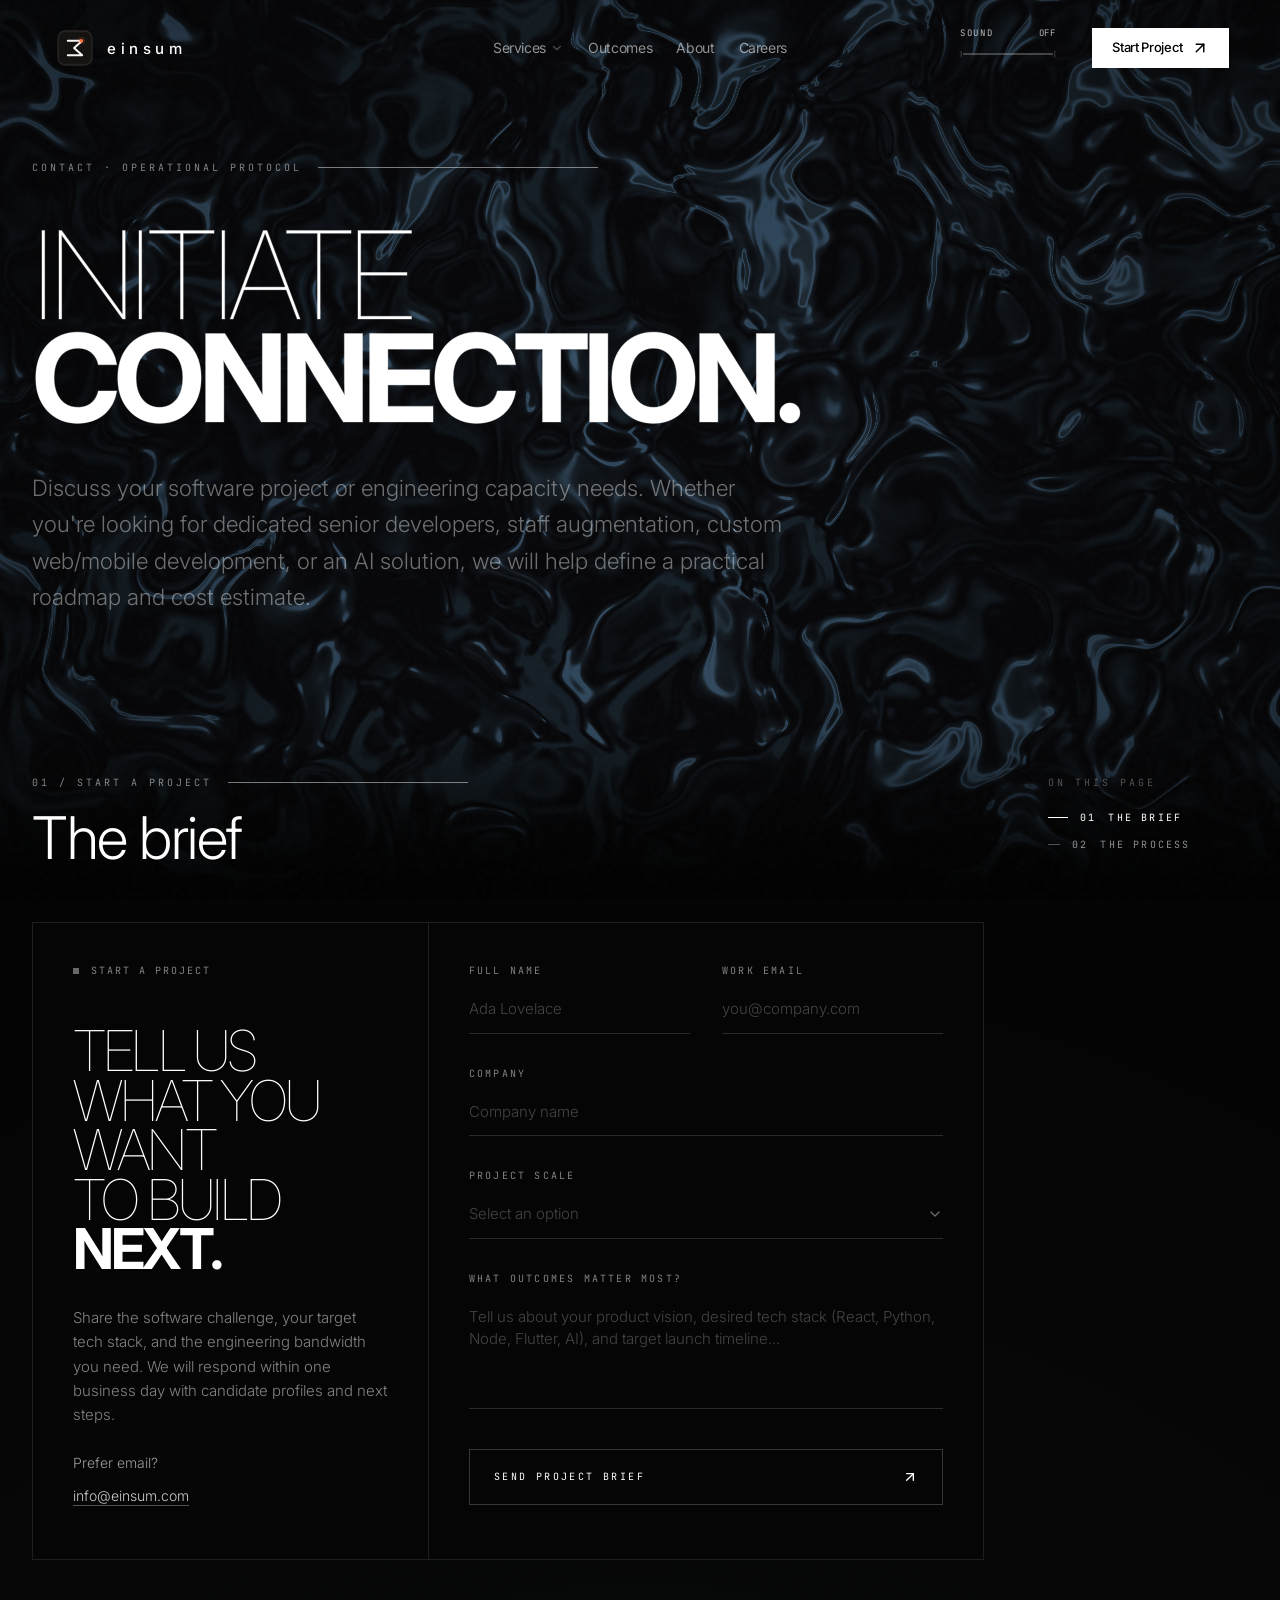
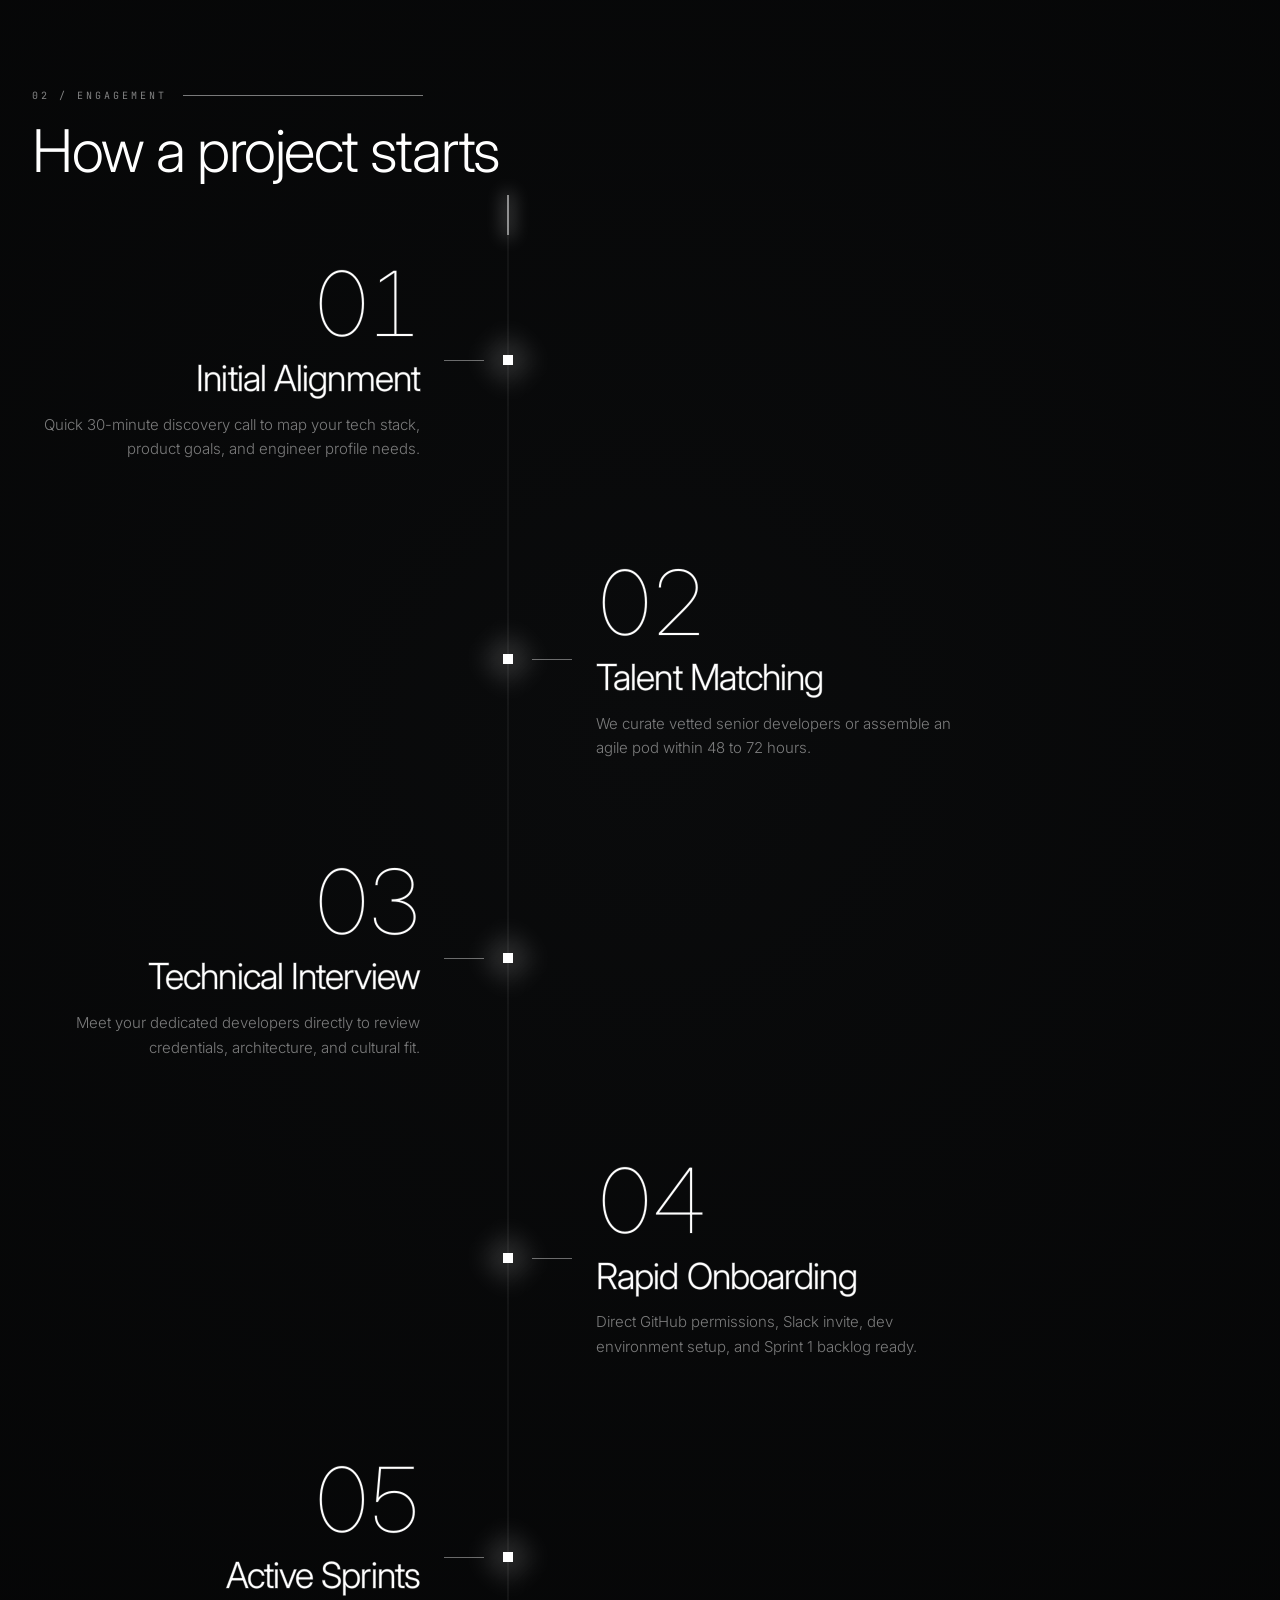
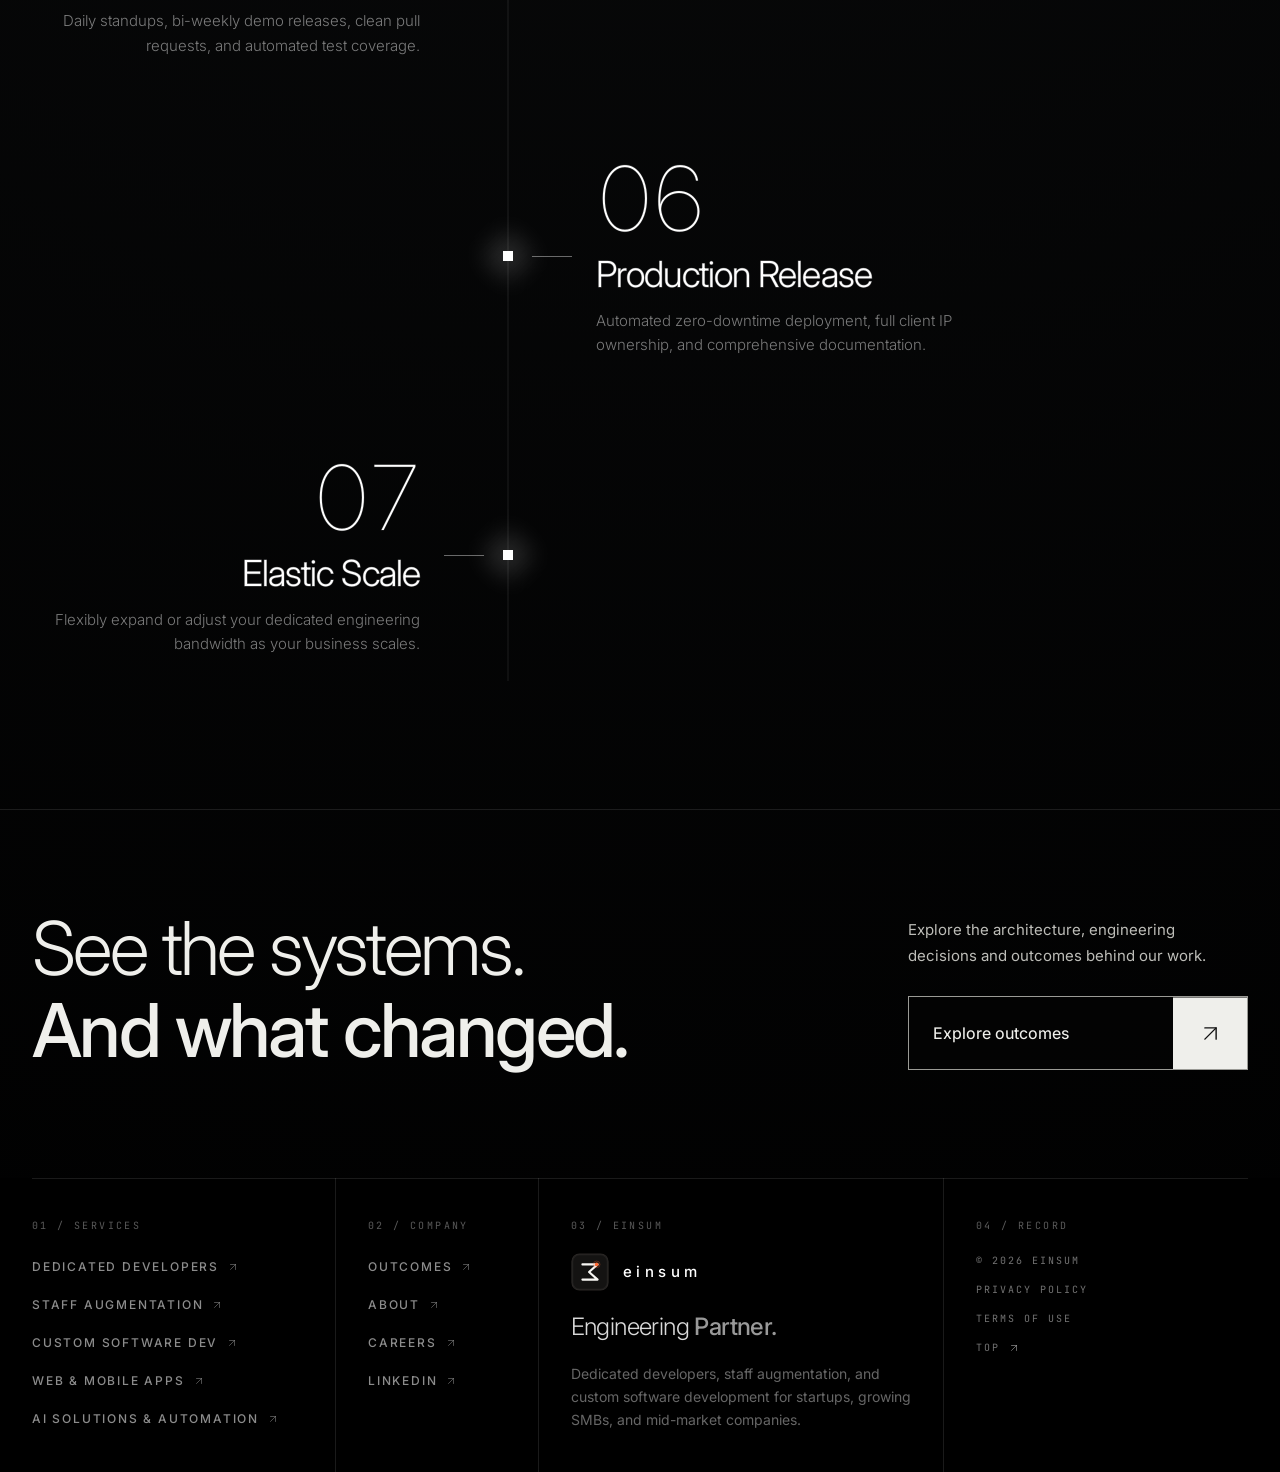
<file: contact.html>
<!DOCTYPE html>
<html lang="en">
<head>
  <meta charset="utf-8">
  <meta name="viewport" content="width=device-width, initial-scale=1, maximum-scale=5, user-scalable=yes">
  <meta name="theme-color" content="#000000">
  <title>Discuss Your Software Project &amp; Dedicated Talent | einsum</title>
  <meta name="description" content="Talk to einsum about dedicated developers, staff augmentation, custom web/mobile software, and AI solutions for startups, SMBs, and mid-market companies.">
  <link rel="icon" type="image/svg+xml" href="favicon.svg">
  <link rel="preconnect" href="https://fonts.googleapis.com">
  <link rel="preconnect" href="https://fonts.gstatic.com" crossorigin>
  <link href="https://fonts.googleapis.com/css2?family=Inter:wght@100;200;300;400;500;600;700;800;900&family=JetBrains+Mono:wght@400;500;600&display=swap" rel="stylesheet">

  <link rel="stylesheet" href="css/tailwind.css">
  <link rel="stylesheet" href="css/modules.css">

  <style>
    /* ── Base Fonts & Variables ───────────────────────────── */
    :root {
      --font-inter: 'Inter', system-ui, -apple-system, sans-serif;
      --font-mono: 'JetBrains Mono', monospace;
    }
    body {
      font-family: var(--font-inter);
      background-color: #000;
      color: #fff;
      overflow-x: hidden;
      -webkit-font-smoothing: antialiased;
      -moz-osx-font-smoothing: grayscale;
    }
    .font-mono { font-family: var(--font-mono); }
    .font-sans { font-family: var(--font-inter); }

    /* ── WebGL Fluid Background ──────────────────────────── */
    #fluid-bg {
      position: fixed;
      inset: 0;
      z-index: 0;
      width: 100vw;
      height: 100vh;
      pointer-events: none;
    }
    #fluid-bg canvas {
      display: block;
      width: 100%;
      height: 100%;
      background: #000;
    }
    #fluid-bg::after {
      content: '';
      position: absolute;
      inset: 0;
      opacity: 0.025;
      mix-blend-mode: screen;
      pointer-events: none;
      background-image: url("data:image/svg+xml,%3Csvg viewBox='0 0 200 200' xmlns='http://www.w3.org/2000/svg'%3E%3Cfilter id='noiseFilter'%3E%3CfeTurbulence type='fractalNoise' baseFrequency='0.8' numOctaves='3' stitchTiles='stitch'/%3E%3C/filter%3E%3Crect width='100%25' height='100%25' filter='url(%23noiseFilter)'/%3E%3C/svg%3E");
    }

    /* ── Navigation Shell ─────────────────────────────────── */
    .nav-shell {
      position: fixed;
      top: 0; left: 0; right: 0;
      display: flex;
      justify-content: center;
      pointer-events: none;
      z-index: 100;
    }
    .nav-bar-container {
      position: relative;
      display: flex;
      align-items: center;
      justify-content: space-between;
      padding: 0 1.5rem;
      pointer-events: auto;
      margin: 0 auto;
      width: 100%;
      max-width: 1240px;
      height: 96px;
      background: transparent;
      border: 1px solid transparent;
      border-radius: 0;
      transition: all 0.7s cubic-bezier(0.19,1,0.22,1);
      will-change: max-width, height, background-color;
    }
    .nav-shell.scrolled .nav-bar-container {
      max-width: 860px;
      height: 56px;
      margin-top: 12px;
      background: rgba(20,20,20,0.72);
      backdrop-filter: blur(24px) saturate(1.4);
      -webkit-backdrop-filter: blur(24px) saturate(1.4);
      border-color: rgba(255,255,255,0.08);
      border-radius: 100px;
      padding: 0 1.25rem;
    }
    .nav-shell.scrolled .nav-logo-svg {
      height: 22px !important;
    }
    .nav-sound-wrapper {
      transition: all 0.5s cubic-bezier(0.19,1,0.22,1);
    }
    .nav-shell.scrolled .nav-sound-wrapper {
      display: none !important;
    }
    .nav-cta-btn {
      transition: all 0.5s cubic-bezier(0.19,1,0.22,1);
    }
    .nav-shell.scrolled .nav-cta-btn {
      border-radius: 9999px !important;
      padding-left: 1.25rem !important;
      padding-right: 1.25rem !important;
    }

    /* ── Hero Ink Reveal Transition ──────────────────────── */
    [data-service-hero] [data-ink] {
      --ink: -12;
      transition: --ink 1.4s cubic-bezier(0.19, 1, 0.22, 1);
    }
    [data-service-hero].is-loaded [data-ink] {
      --ink: 112;
    }
    [data-service-hero] [data-rule] {
      transform: scaleX(0);
      transition: transform 1.2s cubic-bezier(0.19, 1, 0.22, 1);
    }
    [data-service-hero].is-loaded [data-rule] {
      transform: scaleX(1);
    }
    [data-service-hero] [data-rise] {
      opacity: 0;
      transform: translateY(16px);
      transition: opacity 1.1s cubic-bezier(0.19, 1, 0.22, 1) 0.3s, transform 1.1s cubic-bezier(0.19, 1, 0.22, 1) 0.3s;
    }
    [data-service-hero].is-loaded [data-rise] {
      opacity: 0.75;
      transform: translateY(0);
    }

    /* Fallback for mask image support */
    .ink-mask-text {
      -webkit-mask-image: linear-gradient(100deg, #000 calc(var(--ink) * 1%), transparent calc((var(--ink) + 12) * 1%));
      mask-image: linear-gradient(100deg, #000 calc(var(--ink) * 1%), transparent calc((var(--ink) + 12) * 1%));
    }

    /* ── Timeline Animations & Interactive States ───────── */
    .timeline-node-marker {
      transition: background-color 0.5s ease, border-color 0.5s ease, transform 0.5s cubic-bezier(0.19, 1, 0.22, 1);
    }
    .timeline-node-glow {
      transition: opacity 0.6s ease;
    }
    .timeline-rule-line {
      transition: transform 0.6s cubic-bezier(0.19, 1, 0.22, 1);
    }
    .timeline-num-fill, .timeline-title-fill {
      transition: clip-path 0.7s cubic-bezier(0.19, 1, 0.22, 1);
    }
    .timeline-desc {
      transition: opacity 0.6s ease, transform 0.6s cubic-bezier(0.19, 1, 0.22, 1);
    }

    .timeline-step.is-active .timeline-node-marker {
      background-color: #ffffff !important;
      border-color: #ffffff !important;
      transform: scale(1) !important;
    }
    .timeline-step.is-active .timeline-node-glow {
      opacity: 1 !important;
    }
    .timeline-step.is-active .timeline-rule-line {
      transform: scaleX(1) !important;
    }
    .timeline-step.is-active .timeline-num-fill {
      clip-path: inset(0 0% 0 0) !important;
    }
    .timeline-step.is-active .timeline-title-fill {
      clip-path: inset(0 0% 0 0) !important;
    }
    .timeline-step.is-active .timeline-desc {
      opacity: 0.85 !important;
      transform: translateY(0) !important;
    }

    /* Custom Project Scale Dropdown Listbox */
    #scale-dropdown-list {
      display: none;
    }
    #scale-dropdown-list.is-open {
      display: block;
      animation: scaleDropdownFadeIn 0.25s cubic-bezier(0.19, 1, 0.22, 1) forwards;
    }
    @keyframes scaleDropdownFadeIn {
      from { opacity: 0; transform: translateY(-6px); }
      to { opacity: 1; transform: translateY(0); }
    }

    /* Form Feedback Modal/Message */
    #contact-status-toast {
      display: none;
      transition: all 0.4s ease;
    }
    #contact-status-toast.is-visible {
      display: flex;
    }

    /* Mobile TOC sticky offset */
    @media (max-width: 1023px) {
      .mobile-toc-bar {
        position: sticky;
        top: 0;
        z-index: 40;
      }
    }
  </style>
</head>
<body class="bg-black text-white selection:bg-white selection:text-black overflow-x-clip">

<!-- ═══════════════════════════════════════════════════════
     WebGL FLUID BACKGROUND
     ═══════════════════════════════════════════════════════ -->
<div id="fluid-bg" aria-hidden="true">
  <canvas id="fluid-canvas"></canvas>
</div>

<!-- ═══════════════════════════════════════════════════════
     NAVIGATION BAR
     ═══════════════════════════════════════════════════════ -->
<div class="nav-shell" id="nav-shell">
  <div class="nav-bar-container">
    <!-- Brand Mark Lockup -->
    <div class="flex shrink-0 items-center pl-3">
      <a aria-label="einsum, home" class="BrandMark-module__XJnmdq__lockup group relative flex items-center gap-3.5 py-2 -my-2" href="index.html">
        <span class="BrandMark-module__XJnmdq__lockupMark">
          <svg viewBox="0 0 40 40" width="36" height="36" fill="none" class="nav-logo-svg block shrink-0" aria-hidden="true" focusable="false">
            <rect x="1" y="1" width="38" height="38" rx="8" fill="#141312" stroke="#2a2725" stroke-width="1.2"/>
            <rect x="2" y="2" width="36" height="36" rx="7" fill="none" stroke="rgba(255, 255, 255, 0.05)" stroke-width="1"/>
            <path d="M12 12H28L19 20L28 28H12" stroke="#f8f7f4" stroke-width="2.2" stroke-linecap="round" stroke-linejoin="round"/>
            <circle cx="27" cy="12" r="2" fill="#ff6b35"/>
            <circle cx="27" cy="12" r="3.5" stroke="#ff6b35" stroke-opacity="0.3" stroke-width="1"/>
          </svg>
        </span>
        <span class="BrandMark-module__XJnmdq__flip BrandMark-module__XJnmdq__word" aria-hidden="true">
          <span class="BrandMark-module__XJnmdq__flipper">
            <span class="BrandMark-module__XJnmdq__face text-[15px] font-medium tracking-[0.3em] text-white">einsum</span>
            <span class="BrandMark-module__XJnmdq__face BrandMark-module__XJnmdq__back text-[15px] font-medium tracking-[0.22em] uppercase text-white/90">Software Dev</span>
          </span>
        </span>
      </a>
    </div>

    <!-- Center Nav Links -->
    <div class="hidden md:flex flex-1 items-center justify-center lg:flex-none lg:absolute lg:left-1/2 lg:-translate-x-1/2">
      <nav class="flex items-center px-2 transition-all duration-500 gap-4 lg:gap-6">
        <div class="relative group">
          <a class="relative z-10 text-sm font-normal tracking-tight transition-colors duration-300 flex items-center gap-1 text-white/55 hover:text-white" href="index.html#neural-core">
            Services
            <svg xmlns="http://www.w3.org/2000/svg" width="14" height="14" viewBox="0 0 24 24" fill="none" stroke="currentColor" stroke-width="2" stroke-linecap="round" stroke-linejoin="round" class="lucide lucide-chevron-down opacity-50"><path d="m6 9 6 6 6-6"></path></svg>
          </a>
          <span class="absolute -bottom-2 left-0 right-0 h-px bg-white origin-left transition-transform duration-500 scale-x-0 group-hover:scale-x-100"></span>
        </div>
        <div class="relative group">
          <a class="relative z-10 text-sm font-normal tracking-tight transition-colors duration-300 flex items-center gap-1 text-white/55 hover:text-white" href="index.html#capabilities">Outcomes</a>
          <span class="absolute -bottom-2 left-0 right-0 h-px bg-white origin-left transition-transform duration-500 scale-x-0 group-hover:scale-x-100"></span>
        </div>
        <div class="relative group">
          <a class="relative z-10 text-sm font-normal tracking-tight transition-colors duration-300 flex items-center gap-1 text-white/55 hover:text-white" href="about.html">About</a>
          <span class="absolute -bottom-2 left-0 right-0 h-px bg-white origin-left transition-transform duration-500 scale-x-0 group-hover:scale-x-100"></span>
        </div>
        <div class="relative group">
          <a class="relative z-10 text-sm font-normal tracking-tight transition-colors duration-300 flex items-center gap-1 text-white/55 hover:text-white" href="index.html">Careers</a>
          <span class="absolute -bottom-2 left-0 right-0 h-px bg-white origin-left transition-transform duration-500 scale-x-0 group-hover:scale-x-100"></span>
        </div>
      </nav>
    </div>

    <!-- Right Controls -->
    <div class="flex shrink-0 items-center gap-2 pr-1.5">
      <div class="nav-sound-wrapper hidden md:flex items-center pr-6">
        <button type="button" class="SoundControl-module__IQt0fq__control font-mono" data-variant="bar" aria-pressed="false" aria-label="Sound" title="Sound">
          <span class="SoundControl-module__IQt0fq__label" aria-hidden="true">Sound</span>
          <span class="SoundControl-module__IQt0fq__field" aria-hidden="true">
            <svg class="SoundControl-module__IQt0fq__wave" width="80" height="32" viewBox="0 0 80 32" preserveAspectRatio="none" fill="none">
              <path class="SoundControl-module__IQt0fq__anchors" d="M1 13V19M79 13V19"></path>
              <path class="SoundControl-module__IQt0fq__strand" data-strand="-2" d="M3 16H77" stroke-width="0.7"></path>
              <path class="SoundControl-module__IQt0fq__strand" data-strand="-1" d="M3 16H77" stroke-width="0.7"></path>
              <path class="SoundControl-module__IQt0fq__primary" data-strand="0" d="M3 16H77" stroke-width="1.15"></path>
              <path class="SoundControl-module__IQt0fq__strand" data-strand="1" d="M3 16H77" stroke-width="0.7"></path>
              <path class="SoundControl-module__IQt0fq__strand" data-strand="2" d="M3 16H77" stroke-width="0.7"></path>
            </svg>
          </span>
          <span class="SoundControl-module__IQt0fq__state" aria-hidden="true">
            <span class="SoundControl-module__IQt0fq__stateReel"><span>On</span><span>Off</span></span>
          </span>
        </button>
      </div>
      <div class="inline-block p-6 -m-6 hidden md:block">
        <a class="nav-cta-btn group relative flex items-center gap-2 px-6 py-2.5 bg-white text-black font-medium text-[13px] tracking-tight overflow-hidden transition-all duration-300 active:scale-95 pl-5 pr-5" href="#brief">
          <span class="relative z-10 whitespace-nowrap transition-all duration-300 w-auto opacity-100">Start Project</span>
          <svg xmlns="http://www.w3.org/2000/svg" width="18" height="18" viewBox="0 0 24 24" fill="none" stroke="currentColor" stroke-width="2" stroke-linecap="round" stroke-linejoin="round" class="lucide lucide-arrow-up-right relative z-10" aria-hidden="true"><path d="M7 7h10v10"></path><path d="M7 17 17 7"></path></svg>
          <div class="absolute inset-0 bg-white group-hover:bg-gray-200 transition-colors"></div>
        </a>
      </div>
    </div>
  </div>
</div>

<!-- ═══════════════════════════════════════════════════════
     MAIN CONTENT
     ═══════════════════════════════════════════════════════ -->
<main id="content" tabindex="-1" class="relative z-10 w-full min-h-screen outline-none">
  <div class="w-full">
    <div class="min-h-screen bg-transparent text-white selection:bg-white selection:text-black">
      
      <!-- HERO HEADER -->
      <header data-service-hero="true" id="service-hero" class="relative z-10 w-full max-w-[1600px] mx-auto px-4 md:px-8 pt-32 md:pt-40 pb-20 md:pb-32 lg:pb-40">
        <div class="flex items-center gap-4 mb-8 md:mb-12">
          <span class="font-mono text-[10px] tracking-[0.3em] uppercase text-white/50 whitespace-nowrap">
            Contact<span class="hidden sm:inline"> · Operational Protocol</span>
          </span>
          <span class="relative h-px flex-1 max-w-[280px] bg-white/10" aria-hidden="true">
            <span data-rule="true" class="absolute inset-0 origin-left bg-white/40"></span>
          </span>
        </div>

        <h1 class="text-[clamp(2.75rem,9.5vw,8.5rem)] font-sans font-thin tracking-tighter leading-[0.85] uppercase">
          <span data-ink="true" class="relative block">
            <span class="block text-transparent [-webkit-text-stroke:1px_rgba(255,255,255,0.32)]" aria-hidden="true">Initiate</span>
            <span class="absolute inset-0 block text-white ink-mask-text">Initiate</span>
          </span>
          <span data-ink="true" class="relative block font-bold">
            <span class="block text-transparent [-webkit-text-stroke:1px_rgba(255,255,255,0.32)]" aria-hidden="true">Connection.</span>
            <span class="absolute inset-0 block text-white ink-mask-text">Connection.</span>
          </span>
        </h1>

        <p data-rise="true" class="mt-8 md:mt-10 text-[clamp(1.05rem,2vw,1.4rem)] text-white/55 max-w-3xl font-light leading-relaxed font-sans">
          Discuss your software project or engineering capacity needs. Whether you're looking for dedicated senior developers, staff augmentation, custom web/mobile development, or an AI solution, we will help define a practical roadmap and cost estimate.
        </p>
      </header>

      <!-- MOBILE SUB-NAV (STICKY ON THIS PAGE) -->
      <nav aria-label="On this page" class="mobile-toc-bar lg:hidden border-b border-white/10 bg-black/80 backdrop-blur-md">
        <ol class="flex gap-6 overflow-x-auto px-4 md:px-8 py-3.5 [scrollbar-width:none] [&::-webkit-scrollbar]:hidden">
          <li class="shrink-0" id="toc-mobile-brief">
            <a href="#brief" class="flex items-center gap-2 whitespace-nowrap font-mono text-[10px] tracking-[0.22em] uppercase transition-colors duration-500 text-white">
              <span class="toc-line h-px transition-all duration-500 w-4 bg-white" aria-hidden="true"></span>
              <span style="font-variant-numeric:tabular-nums">01</span>
              <span>The brief</span>
            </a>
          </li>
          <li class="shrink-0" id="toc-mobile-process">
            <a href="#process" class="flex items-center gap-2 whitespace-nowrap font-mono text-[10px] tracking-[0.22em] uppercase transition-colors duration-500 text-white/35">
              <span class="toc-line h-px transition-all duration-500 w-2 bg-white/30" aria-hidden="true"></span>
              <span style="font-variant-numeric:tabular-nums">02</span>
              <span>The process</span>
            </a>
          </li>
        </ol>
      </nav>

      <!-- SECTIONS GRID WITH STICKY ASIDE -->
      <div class="relative z-10 w-full max-w-[1600px] mx-auto px-4 md:px-8 pt-16 lg:pt-0 pb-24 md:pb-32 lg:grid lg:grid-cols-[1fr_200px] lg:gap-16">
        
        <div class="flex flex-col gap-24 md:gap-32">
          
          <!-- SECTION 01: THE BRIEF -->
          <section id="brief" aria-labelledby="brief-title" class="scroll-mt-32 lg:scroll-mt-28">
            <div class="mb-10 md:mb-14 flex flex-col gap-4 md:gap-5">
              <div class="flex items-center gap-4">
                <span class="text-[10px] font-mono text-white/50 uppercase tracking-[0.3em]">01 / Start a project</span>
                <span class="relative h-px flex-1 max-w-[240px] bg-white/10 overflow-hidden" aria-hidden="true">
                  <span class="absolute inset-0 origin-left bg-white/40" style="transform:scaleX(1)"></span>
                </span>
              </div>
              <h2 class="text-[clamp(2.1rem,4.6vw,4.25rem)] font-sans font-light tracking-tight text-white leading-[0.95]">
                <span id="brief-title">The brief</span>
              </h2>
            </div>

            <div class="relative w-full border border-white/10 bg-[#050505] overflow-hidden">
              <div class="grid grid-cols-1 lg:grid-cols-12">
                <!-- Left Sidebar Details -->
                <div class="lg:col-span-5 flex flex-col justify-between gap-12 border-b lg:border-b-0 lg:border-r border-white/10 p-6 md:p-8 lg:p-10">
                  <span class="flex items-center gap-3 text-[10px] font-mono uppercase tracking-[0.2em] text-white/50">
                    <span class="w-1.5 h-1.5 bg-white/40" aria-hidden="true"></span>
                    Start a project
                  </span>

                  <div>
                    <h3 class="text-[clamp(2.2rem,4.4vw,4.4rem)] font-sans font-thin uppercase tracking-tighter leading-[0.88] text-white">
                      Tell us<br>what you want<br>to build<br><span class="font-bold">Next.</span>
                    </h3>
                    <p class="mt-8 max-w-md text-[15px] font-light leading-relaxed text-white/50">
                      Share the software challenge, your target tech stack, and the engineering bandwidth you need. We will respond within one business day with candidate profiles and next steps.
                    </p>
                    <div class="mt-6 text-sm font-light leading-relaxed text-white/60">
                      <p>Prefer email?</p>
                      <a href="mailto:info@einsum.com" class="inline-flex min-h-11 items-center break-all text-white/80 underline decoration-white/30 underline-offset-4 transition-colors hover:text-white hover:decoration-white focus-visible:outline focus-visible:outline-1 focus-visible:outline-offset-4 focus-visible:outline-white">
                        info@einsum.com
                      </a>
                    </div>
                  </div>
                </div>

                <!-- Right Form -->
                <form id="contact-brief-form" class="lg:col-span-7 flex flex-col gap-8 p-6 md:p-8 lg:p-10" onsubmit="return false;">
                  
                  <div class="grid grid-cols-1 md:grid-cols-2 gap-8">
                    <div class="flex flex-col gap-2">
                      <label for="brief-name" class="font-mono text-[10px] tracking-[0.22em] uppercase text-white/50">Full name</label>
                      <input id="brief-name" name="name" type="text" placeholder="Ada Lovelace" autocomplete="name" required class="w-full bg-transparent border-b border-white/15 py-3 text-[15px] font-sans font-light text-white placeholder:text-white/25 outline-none transition-colors duration-300 focus:border-white">
                    </div>
                    <div class="flex flex-col gap-2">
                      <label for="brief-email" class="font-mono text-[10px] tracking-[0.22em] uppercase text-white/50">Work email</label>
                      <input id="brief-email" name="email" type="email" placeholder="you@company.com" autocomplete="email" required class="w-full bg-transparent border-b border-white/15 py-3 text-[15px] font-sans font-light text-white placeholder:text-white/25 outline-none transition-colors duration-300 focus:border-white">
                    </div>
                  </div>

                  <div class="flex flex-col gap-2">
                    <label for="brief-company" class="font-mono text-[10px] tracking-[0.22em] uppercase text-white/50">Company</label>
                    <input id="brief-company" name="company" type="text" placeholder="Company name" autocomplete="organization" required class="w-full bg-transparent border-b border-white/15 py-3 text-[15px] font-sans font-light text-white placeholder:text-white/25 outline-none transition-colors duration-300 focus:border-white">
                  </div>

                  <!-- Project Scale Custom Select -->
                  <div class="relative z-30 flex flex-col gap-2" id="scale-select-wrapper">
                    <input type="hidden" name="projectScale" id="hidden-project-scale" value="">
                    <span id="brief-scale-label" class="font-mono text-[10px] tracking-[0.22em] uppercase text-white/50">Project scale</span>
                    
                    <button type="button" id="btn-scale-select" aria-haspopup="listbox" aria-expanded="false" aria-labelledby="brief-scale-label" class="w-full bg-transparent border-b border-white/15 py-3 text-[15px] font-sans font-light text-white placeholder:text-white/25 outline-none transition-colors duration-300 focus:border-white flex items-center justify-between text-left">
                      <span id="scale-select-current" class="text-white/25">Select an option</span>
                      <svg id="scale-chevron" xmlns="http://www.w3.org/2000/svg" width="24" height="24" viewBox="0 0 24 24" fill="none" stroke="currentColor" stroke-width="2" stroke-linecap="round" stroke-linejoin="round" class="lucide lucide-chevron-down h-4 w-4 text-white/40 transition-transform duration-300" aria-hidden="true"><path d="m6 9 6 6 6-6"></path></svg>
                    </button>

                    <!-- Dropdown Options List -->
                    <ul role="listbox" id="scale-dropdown-list" aria-labelledby="brief-scale-label" class="absolute left-0 right-0 top-full z-40 mt-2 border border-white/15 bg-[#050505]">
                      <li role="option" aria-selected="false">
                        <button type="button" data-value="dedicated" data-label="Dedicated Developers (Full-Time / Part-Time)" class="scale-option-btn flex w-full items-center justify-between px-4 py-3.5 text-left font-mono text-[10px] uppercase tracking-[0.2em] transition-colors duration-300 hover:bg-white/[0.06] text-white/60 hover:text-white">
                          <span>Dedicated Developers</span>
                          <span class="scale-dot hidden h-1.5 w-1.5 bg-white" aria-hidden="true"></span>
                        </button>
                      </li>
                      <li role="option" aria-selected="false">
                        <button type="button" data-value="staff-aug" data-label="Staff Augmentation (Pod / Sprint Capacity)" class="scale-option-btn flex w-full items-center justify-between px-4 py-3.5 text-left font-mono text-[10px] uppercase tracking-[0.2em] transition-colors duration-300 hover:bg-white/[0.06] text-white/60 hover:text-white">
                          <span>Staff Augmentation</span>
                          <span class="scale-dot hidden h-1.5 w-1.5 bg-white" aria-hidden="true"></span>
                        </button>
                      </li>
                      <li role="option" aria-selected="false">
                        <button type="button" data-value="custom-dev" data-label="Custom Software Development (SaaS / Web / APIs)" class="scale-option-btn flex w-full items-center justify-between px-4 py-3.5 text-left font-mono text-[10px] uppercase tracking-[0.2em] transition-colors duration-300 hover:bg-white/[0.06] text-white/60 hover:text-white">
                          <span>Custom Software Dev</span>
                          <span class="scale-dot hidden h-1.5 w-1.5 bg-white" aria-hidden="true"></span>
                        </button>
                      </li>
                      <li role="option" aria-selected="false">
                        <button type="button" data-value="web-mobile" data-label="Web &amp; Mobile App Development" class="scale-option-btn flex w-full items-center justify-between px-4 py-3.5 text-left font-mono text-[10px] uppercase tracking-[0.2em] transition-colors duration-300 hover:bg-white/[0.06] text-white/60 hover:text-white">
                          <span>Web &amp; Mobile Apps</span>
                          <span class="scale-dot hidden h-1.5 w-1.5 bg-white" aria-hidden="true"></span>
                        </button>
                      </li>
                      <li role="option" aria-selected="false">
                        <button type="button" data-value="ai-solutions" data-label="AI Solutions &amp; Workflow Automation" class="scale-option-btn flex w-full items-center justify-between px-4 py-3.5 text-left font-mono text-[10px] uppercase tracking-[0.2em] transition-colors duration-300 hover:bg-white/[0.06] text-white/60 hover:text-white">
                          <span>AI Solutions &amp; Automation</span>
                          <span class="scale-dot hidden h-1.5 w-1.5 bg-white" aria-hidden="true"></span>
                        </button>
                      </li>
                    </ul>
                  </div>

                  <div class="flex flex-col gap-2">
                    <label for="brief-goals" class="font-mono text-[10px] tracking-[0.22em] uppercase text-white/50">What outcomes matter most?</label>
                    <textarea id="brief-goals" name="goals" rows="4" placeholder="Tell us about your product vision, desired tech stack (React, Python, Node, Flutter, AI), and target launch timeline..." class="w-full bg-transparent border-b border-white/15 py-3 text-[15px] font-sans font-light text-white placeholder:text-white/25 outline-none transition-colors duration-300 focus:border-white resize-none"></textarea>
                  </div>

                  <!-- Submit button with smooth hover wipe -->
                  <button type="submit" id="btn-submit-brief" class="group relative mt-2 flex h-14 w-full items-center justify-between overflow-hidden border border-white/20 px-6 transition-colors duration-500 hover:border-white disabled:cursor-not-allowed disabled:opacity-50">
                    <span class="absolute inset-0 origin-left scale-x-0 bg-white transition-transform duration-[800ms] ease-[cubic-bezier(0.19,1,0.22,1)] group-hover:scale-x-100" aria-hidden="true"></span>
                    <span id="btn-submit-text" class="relative z-10 font-mono text-[10px] tracking-[0.24em] uppercase text-white transition-colors duration-500 group-hover:text-black">Send project brief</span>
                    <svg xmlns="http://www.w3.org/2000/svg" width="24" height="24" viewBox="0 0 24 24" fill="none" stroke="currentColor" stroke-width="2" stroke-linecap="round" stroke-linejoin="round" class="lucide lucide-arrow-up-right relative z-10 h-4 w-4 text-white transition-colors duration-500 group-hover:text-black" aria-hidden="true"><path d="M7 7h10v10"></path><path d="M7 17 17 7"></path></svg>
                  </button>

                  <!-- Live status response feedback -->
                  <div id="contact-status-toast" class="p-4 border border-white/20 bg-white/[0.04] text-white flex items-center gap-3">
                    <svg class="h-4 w-4 text-emerald-400 shrink-0" fill="none" viewBox="0 0 24 24" stroke="currentColor" stroke-width="2"><polyline points="20 6 9 17 4 12"/></svg>
                    <p class="font-sans text-[13px] font-light text-white/90">Thank you. We received your message and will respond within one business day.</p>
                  </div>
                </form>
              </div>
            </div>
          </section>

          <!-- SECTION 02: HOW A PROJECT STARTS (ENGAGEMENT TIMELINE) -->
          <section id="process" aria-labelledby="process-title" class="scroll-mt-32 lg:scroll-mt-28">
            <div class="mb-10 md:mb-14 flex flex-col gap-4 md:gap-5">
              <div class="flex items-center gap-4">
                <span class="text-[10px] font-mono text-white/50 uppercase tracking-[0.3em]">02 / Engagement</span>
                <span class="relative h-px flex-1 max-w-[240px] bg-white/10 overflow-hidden" aria-hidden="true">
                  <span class="absolute inset-0 origin-left bg-white/40" style="transform:scaleX(1)"></span>
                </span>
              </div>
              <h2 class="text-[clamp(2.1rem,4.6vw,4.25rem)] font-sans font-light tracking-tight text-white leading-[0.95]">
                <span id="process-title">How a project starts</span>
              </h2>
            </div>

            <!-- Central Vertical Spine Timeline -->
            <div id="timeline-container" class="relative py-2 md:py-6">
              <!-- Background Rail Line -->
              <div class="absolute top-0 bottom-0 left-1/2 w-px -translate-x-1/2 bg-white/10" aria-hidden="true"></div>
              
              <!-- Dynamic Progress Fill Line -->
              <div id="timeline-progress-bar" class="absolute top-0 left-1/2 h-full w-px origin-top -translate-x-1/2 bg-white/70" style="transform:scaleY(0)" aria-hidden="true"></div>
              
              <!-- Traveling Spark Beam -->
              <div id="timeline-spark" class="absolute left-1/2 h-10 w-px -translate-x-1/2 bg-white shadow-[0_0_18px_3px_rgba(255,255,255,0.35)]" style="top:calc(0% - 2.5rem)" aria-hidden="true"></div>

              <!-- 7 Alternating Milestones -->
              <ol class="relative flex flex-col gap-12 md:gap-24">
                
                <!-- 01: Initial Alignment (Left) -->
                <li class="timeline-step relative grid grid-cols-[1fr_2.5rem_1fr] md:grid-cols-[1fr_3rem_1fr] items-center">
                  <div class="relative col-start-2 row-start-1 flex items-center justify-center self-center">
                    <span class="timeline-node-marker relative z-10 block h-2.5 w-2.5 rotate-45 border" style="background-color:rgba(0,0,0,1);border-color:rgba(255,255,255,0.3);transform:scale(0.75)" aria-hidden="true"></span>
                    <span class="timeline-node-glow absolute h-9 w-9 rotate-45 bg-white/15 blur-md" style="opacity:0" aria-hidden="true"></span>
                  </div>
                  <div class="relative row-start-1 col-start-1 pr-5 md:pr-16 text-right">
                    <span class="timeline-rule-line absolute top-1/2 h-px w-3 bg-white/40 md:w-10 right-0 origin-right" style="transform:scaleX(0)" aria-hidden="true"></span>
                    <span class="relative block text-[clamp(2.75rem,7vw,6.5rem)] font-sans font-thin leading-none tracking-tighter select-none" style="font-variant-numeric:tabular-nums" aria-hidden="true">
                      <span class="block text-transparent [-webkit-text-stroke:1px_rgba(255,255,255,0.14)]">01</span>
                      <span class="timeline-num-fill absolute inset-0 block text-white/[0.25]" style="clip-path:inset(0 100% 0 0)">01</span>
                    </span>
                    <h3 class="relative mt-2 text-[clamp(1.3rem,2.8vw,2.4rem)] font-sans font-light leading-tight tracking-tight text-white">
                      <span class="sr-only">01 </span>
                      <span class="block text-transparent [-webkit-text-stroke:1px_rgba(255,255,255,0.3)]" aria-hidden="true">Initial Alignment</span>
                      <span class="timeline-title-fill absolute inset-0 block text-white" style="clip-path:inset(0 100% 0 0)">Initial Alignment</span>
                    </h3>
                    <p class="timeline-desc mt-3 max-w-sm text-[13px] md:text-[15px] font-light leading-relaxed text-white/55 ml-auto" style="opacity:0.25;transform:translateY(6px)">
                      Quick 30-minute discovery call to map your tech stack, product goals, and engineer profile needs.
                    </p>
                  </div>
                </li>

                <!-- 02: Candidate Matching (Right) -->
                <li class="timeline-step relative grid grid-cols-[1fr_2.5rem_1fr] md:grid-cols-[1fr_3rem_1fr] items-center">
                  <div class="relative col-start-2 row-start-1 flex items-center justify-center self-center">
                    <span class="timeline-node-marker relative z-10 block h-2.5 w-2.5 rotate-45 border" style="background-color:rgba(0,0,0,1);border-color:rgba(255,255,255,0.3);transform:scale(0.75)" aria-hidden="true"></span>
                    <span class="timeline-node-glow absolute h-9 w-9 rotate-45 bg-white/15 blur-md" style="opacity:0" aria-hidden="true"></span>
                  </div>
                  <div class="relative row-start-1 col-start-3 pl-5 md:pl-16">
                    <span class="timeline-rule-line absolute top-1/2 h-px w-3 bg-white/40 md:w-10 left-0 origin-left" style="transform:scaleX(0)" aria-hidden="true"></span>
                    <span class="relative block text-[clamp(2.75rem,7vw,6.5rem)] font-sans font-thin leading-none tracking-tighter select-none" style="font-variant-numeric:tabular-nums" aria-hidden="true">
                      <span class="block text-transparent [-webkit-text-stroke:1px_rgba(255,255,255,0.14)]">02</span>
                      <span class="timeline-num-fill absolute inset-0 block text-white/[0.25]" style="clip-path:inset(0 100% 0 0)">02</span>
                    </span>
                    <h3 class="relative mt-2 text-[clamp(1.3rem,2.8vw,2.4rem)] font-sans font-light leading-tight tracking-tight text-white">
                      <span class="sr-only">02 </span>
                      <span class="block text-transparent [-webkit-text-stroke:1px_rgba(255,255,255,0.3)]" aria-hidden="true">Talent Matching</span>
                      <span class="timeline-title-fill absolute inset-0 block text-white" style="clip-path:inset(0 100% 0 0)">Talent Matching</span>
                    </h3>
                    <p class="timeline-desc mt-3 max-w-sm text-[13px] md:text-[15px] font-light leading-relaxed text-white/55" style="opacity:0.25;transform:translateY(6px)">
                      We curate vetted senior developers or assemble an agile pod within 48 to 72 hours.
                    </p>
                  </div>
                </li>

                <!-- 03: Technical Interview (Left) -->
                <li class="timeline-step relative grid grid-cols-[1fr_2.5rem_1fr] md:grid-cols-[1fr_3rem_1fr] items-center">
                  <div class="relative col-start-2 row-start-1 flex items-center justify-center self-center">
                    <span class="timeline-node-marker relative z-10 block h-2.5 w-2.5 rotate-45 border" style="background-color:rgba(0,0,0,1);border-color:rgba(255,255,255,0.3);transform:scale(0.75)" aria-hidden="true"></span>
                    <span class="timeline-node-glow absolute h-9 w-9 rotate-45 bg-white/15 blur-md" style="opacity:0" aria-hidden="true"></span>
                  </div>
                  <div class="relative row-start-1 col-start-1 pr-5 md:pr-16 text-right">
                    <span class="timeline-rule-line absolute top-1/2 h-px w-3 bg-white/40 md:w-10 right-0 origin-right" style="transform:scaleX(0)" aria-hidden="true"></span>
                    <span class="relative block text-[clamp(2.75rem,7vw,6.5rem)] font-sans font-thin leading-none tracking-tighter select-none" style="font-variant-numeric:tabular-nums" aria-hidden="true">
                      <span class="block text-transparent [-webkit-text-stroke:1px_rgba(255,255,255,0.14)]">03</span>
                      <span class="timeline-num-fill absolute inset-0 block text-white/[0.25]" style="clip-path:inset(0 100% 0 0)">03</span>
                    </span>
                    <h3 class="relative mt-2 text-[clamp(1.3rem,2.8vw,2.4rem)] font-sans font-light leading-tight tracking-tight text-white">
                      <span class="sr-only">03 </span>
                      <span class="block text-transparent [-webkit-text-stroke:1px_rgba(255,255,255,0.3)]" aria-hidden="true">Technical Interview</span>
                      <span class="timeline-title-fill absolute inset-0 block text-white" style="clip-path:inset(0 100% 0 0)">Technical Interview</span>
                    </h3>
                    <p class="timeline-desc mt-3 max-w-sm text-[13px] md:text-[15px] font-light leading-relaxed text-white/55 ml-auto" style="opacity:0.25;transform:translateY(6px)">
                      Meet your dedicated developers directly to review credentials, architecture, and cultural fit.
                    </p>
                  </div>
                </li>

                <!-- 04: Rapid Onboarding (Right) -->
                <li class="timeline-step relative grid grid-cols-[1fr_2.5rem_1fr] md:grid-cols-[1fr_3rem_1fr] items-center">
                  <div class="relative col-start-2 row-start-1 flex items-center justify-center self-center">
                    <span class="timeline-node-marker relative z-10 block h-2.5 w-2.5 rotate-45 border" style="background-color:rgba(0,0,0,1);border-color:rgba(255,255,255,0.3);transform:scale(0.75)" aria-hidden="true"></span>
                    <span class="timeline-node-glow absolute h-9 w-9 rotate-45 bg-white/15 blur-md" style="opacity:0" aria-hidden="true"></span>
                  </div>
                  <div class="relative row-start-1 col-start-3 pl-5 md:pl-16">
                    <span class="timeline-rule-line absolute top-1/2 h-px w-3 bg-white/40 md:w-10 left-0 origin-left" style="transform:scaleX(0)" aria-hidden="true"></span>
                    <span class="relative block text-[clamp(2.75rem,7vw,6.5rem)] font-sans font-thin leading-none tracking-tighter select-none" style="font-variant-numeric:tabular-nums" aria-hidden="true">
                      <span class="block text-transparent [-webkit-text-stroke:1px_rgba(255,255,255,0.14)]">04</span>
                      <span class="timeline-num-fill absolute inset-0 block text-white/[0.25]" style="clip-path:inset(0 100% 0 0)">04</span>
                    </span>
                    <h3 class="relative mt-2 text-[clamp(1.3rem,2.8vw,2.4rem)] font-sans font-light leading-tight tracking-tight text-white">
                      <span class="sr-only">04 </span>
                      <span class="block text-transparent [-webkit-text-stroke:1px_rgba(255,255,255,0.3)]" aria-hidden="true">Rapid Onboarding</span>
                      <span class="timeline-title-fill absolute inset-0 block text-white" style="clip-path:inset(0 100% 0 0)">Rapid Onboarding</span>
                    </h3>
                    <p class="timeline-desc mt-3 max-w-sm text-[13px] md:text-[15px] font-light leading-relaxed text-white/55" style="opacity:0.25;transform:translateY(6px)">
                      Direct GitHub permissions, Slack invite, dev environment setup, and Sprint 1 backlog ready.
                    </p>
                  </div>
                </li>

                <!-- 05: Active Sprints (Left) -->
                <li class="timeline-step relative grid grid-cols-[1fr_2.5rem_1fr] md:grid-cols-[1fr_3rem_1fr] items-center">
                  <div class="relative col-start-2 row-start-1 flex items-center justify-center self-center">
                    <span class="timeline-node-marker relative z-10 block h-2.5 w-2.5 rotate-45 border" style="background-color:rgba(0,0,0,1);border-color:rgba(255,255,255,0.3);transform:scale(0.75)" aria-hidden="true"></span>
                    <span class="timeline-node-glow absolute h-9 w-9 rotate-45 bg-white/15 blur-md" style="opacity:0" aria-hidden="true"></span>
                  </div>
                  <div class="relative row-start-1 col-start-1 pr-5 md:pr-16 text-right">
                    <span class="timeline-rule-line absolute top-1/2 h-px w-3 bg-white/40 md:w-10 right-0 origin-right" style="transform:scaleX(0)" aria-hidden="true"></span>
                    <span class="relative block text-[clamp(2.75rem,7vw,6.5rem)] font-sans font-thin leading-none tracking-tighter select-none" style="font-variant-numeric:tabular-nums" aria-hidden="true">
                      <span class="block text-transparent [-webkit-text-stroke:1px_rgba(255,255,255,0.14)]">05</span>
                      <span class="timeline-num-fill absolute inset-0 block text-white/[0.25]" style="clip-path:inset(0 100% 0 0)">05</span>
                    </span>
                    <h3 class="relative mt-2 text-[clamp(1.3rem,2.8vw,2.4rem)] font-sans font-light leading-tight tracking-tight text-white">
                      <span class="sr-only">05 </span>
                      <span class="block text-transparent [-webkit-text-stroke:1px_rgba(255,255,255,0.3)]" aria-hidden="true">Active Sprints</span>
                      <span class="timeline-title-fill absolute inset-0 block text-white" style="clip-path:inset(0 100% 0 0)">Active Sprints</span>
                    </h3>
                    <p class="timeline-desc mt-3 max-w-sm text-[13px] md:text-[15px] font-light leading-relaxed text-white/55 ml-auto" style="opacity:0.25;transform:translateY(6px)">
                      Daily standups, bi-weekly demo releases, clean pull requests, and automated test coverage.
                    </p>
                  </div>
                </li>

                <!-- 06: Production Delivery (Right) -->
                <li class="timeline-step relative grid grid-cols-[1fr_2.5rem_1fr] md:grid-cols-[1fr_3rem_1fr] items-center">
                  <div class="relative col-start-2 row-start-1 flex items-center justify-center self-center">
                    <span class="timeline-node-marker relative z-10 block h-2.5 w-2.5 rotate-45 border" style="background-color:rgba(0,0,0,1);border-color:rgba(255,255,255,0.3);transform:scale(0.75)" aria-hidden="true"></span>
                    <span class="timeline-node-glow absolute h-9 w-9 rotate-45 bg-white/15 blur-md" style="opacity:0" aria-hidden="true"></span>
                  </div>
                  <div class="relative row-start-1 col-start-3 pl-5 md:pl-16">
                    <span class="timeline-rule-line absolute top-1/2 h-px w-3 bg-white/40 md:w-10 left-0 origin-left" style="transform:scaleX(0)" aria-hidden="true"></span>
                    <span class="relative block text-[clamp(2.75rem,7vw,6.5rem)] font-sans font-thin leading-none tracking-tighter select-none" style="font-variant-numeric:tabular-nums" aria-hidden="true">
                      <span class="block text-transparent [-webkit-text-stroke:1px_rgba(255,255,255,0.14)]">06</span>
                      <span class="timeline-num-fill absolute inset-0 block text-white/[0.25]" style="clip-path:inset(0 100% 0 0)">06</span>
                    </span>
                    <h3 class="relative mt-2 text-[clamp(1.3rem,2.8vw,2.4rem)] font-sans font-light leading-tight tracking-tight text-white">
                      <span class="sr-only">06 </span>
                      <span class="block text-transparent [-webkit-text-stroke:1px_rgba(255,255,255,0.3)]" aria-hidden="true">Production Release</span>
                      <span class="timeline-title-fill absolute inset-0 block text-white" style="clip-path:inset(0 100% 0 0)">Production Release</span>
                    </h3>
                    <p class="timeline-desc mt-3 max-w-sm text-[13px] md:text-[15px] font-light leading-relaxed text-white/55" style="opacity:0.25;transform:translateY(6px)">
                      Automated zero-downtime deployment, full client IP ownership, and comprehensive documentation.
                    </p>
                  </div>
                </li>

                <!-- 07: Elastic Scaling (Left) -->
                <li class="timeline-step relative grid grid-cols-[1fr_2.5rem_1fr] md:grid-cols-[1fr_3rem_1fr] items-center">
                  <div class="relative col-start-2 row-start-1 flex items-center justify-center self-center">
                    <span class="timeline-node-marker relative z-10 block h-2.5 w-2.5 rotate-45 border" style="background-color:rgba(0,0,0,1);border-color:rgba(255,255,255,0.3);transform:scale(0.75)" aria-hidden="true"></span>
                    <span class="timeline-node-glow absolute h-9 w-9 rotate-45 bg-white/15 blur-md" style="opacity:0" aria-hidden="true"></span>
                  </div>
                  <div class="relative row-start-1 col-start-1 pr-5 md:pr-16 text-right">
                    <span class="timeline-rule-line absolute top-1/2 h-px w-3 bg-white/40 md:w-10 right-0 origin-right" style="transform:scaleX(0)" aria-hidden="true"></span>
                    <span class="relative block text-[clamp(2.75rem,7vw,6.5rem)] font-sans font-thin leading-none tracking-tighter select-none" style="font-variant-numeric:tabular-nums" aria-hidden="true">
                      <span class="block text-transparent [-webkit-text-stroke:1px_rgba(255,255,255,0.14)]">07</span>
                      <span class="timeline-num-fill absolute inset-0 block text-white/[0.25]" style="clip-path:inset(0 100% 0 0)">07</span>
                    </span>
                    <h3 class="relative mt-2 text-[clamp(1.3rem,2.8vw,2.4rem)] font-sans font-light leading-tight tracking-tight text-white">
                      <span class="sr-only">07 </span>
                      <span class="block text-transparent [-webkit-text-stroke:1px_rgba(255,255,255,0.3)]" aria-hidden="true">Elastic Scale</span>
                      <span class="timeline-title-fill absolute inset-0 block text-white" style="clip-path:inset(0 100% 0 0)">Elastic Scale</span>
                    </h3>
                    <p class="timeline-desc mt-3 max-w-sm text-[13px] md:text-[15px] font-light leading-relaxed text-white/55 ml-auto" style="opacity:0.25;transform:translateY(6px)">
                      Flexibly expand or adjust your dedicated engineering bandwidth as your business scales.
                    </p>
                  </div>
                </li>

              </ol>
            </div>
          </section>

        </div>

        <!-- DESKTOP STICKY ASIDE TOC -->
        <aside class="hidden lg:block">
          <div class="sticky top-32">
            <span class="block text-[10px] font-mono tracking-[0.3em] uppercase text-white/30 mb-5">On this page</span>
            <nav aria-label="On this page">
              <ol class="flex flex-col gap-3">
                <li id="toc-desktop-brief">
                  <a href="#brief" class="group flex items-center gap-3 font-mono text-[10px] tracking-[0.22em] uppercase transition-colors duration-500 text-white">
                    <span class="toc-line h-px transition-all duration-500 w-5 bg-white" aria-hidden="true"></span>
                    <span style="font-variant-numeric:tabular-nums">01</span>
                    <span>The brief</span>
                  </a>
                </li>
                <li id="toc-desktop-process">
                  <a href="#process" class="group flex items-center gap-3 font-mono text-[10px] tracking-[0.22em] uppercase transition-colors duration-500 text-white/55 hover:text-white/80">
                    <span class="toc-line h-px transition-all duration-500 w-3 bg-white/30" aria-hidden="true"></span>
                    <span style="font-variant-numeric:tabular-nums">02</span>
                    <span>The process</span>
                  </a>
                </li>
              </ol>
            </nav>
          </div>
        </aside>

      </div>
    </div>
  </div>
</main>

<!-- ═══════════════════════════════════════════════════════
     EINSUM FOOTER
     ═══════════════════════════════════════════════════════ -->
<footer class="w-full text-white relative z-10 selection:bg-white selection:text-black border-t border-white/10">
  <!-- Footer Invitation -->
  <section class="FooterInvitation-module__ps4GTq__invitation" data-footer-invitation="true" aria-labelledby="footer-invitation-title">
    <div class="FooterInvitation-module__ps4GTq__composition">
      <h2 id="footer-invitation-title" class="FooterInvitation-module__ps4GTq__title">
        <span>See the systems.</span>
        <span>And what changed.</span>
      </h2>
      <div class="FooterInvitation-module__ps4GTq__action">
        <p class="FooterInvitation-module__ps4GTq__description">Explore the architecture, engineering decisions and outcomes behind our work.</p>
        <a class="FooterInvitation-module__ps4GTq__button" href="index.html#capabilities">
          <span class="FooterInvitation-module__ps4GTq__buttonBase">Explore outcomes</span>
          <span class="FooterInvitation-module__ps4GTq__buttonOverlay" aria-hidden="true">
            <span class="FooterInvitation-module__ps4GTq__buttonLabel">Explore outcomes</span>
            <span class="FooterInvitation-module__ps4GTq__arrowWindow">
              <svg xmlns="http://www.w3.org/2000/svg" width="27" height="27" viewBox="0 0 24 24" fill="none" stroke="currentColor" stroke-width="1.25" stroke-linecap="round" stroke-linejoin="round" class="lucide lucide-arrow-up-right FooterInvitation-module__ps4GTq__arrowOut" aria-hidden="true"><path d="M7 7h10v10"></path><path d="M7 17 17 7"></path></svg>
              <svg xmlns="http://www.w3.org/2000/svg" width="27" height="27" viewBox="0 0 24 24" fill="none" stroke="currentColor" stroke-width="1.25" stroke-linecap="round" stroke-linejoin="round" class="lucide lucide-arrow-up-right FooterInvitation-module__ps4GTq__arrowIn" aria-hidden="true"><path d="M7 7h10v10"></path><path d="M7 17 17 7"></path></svg>
            </span>
          </span>
        </a>
      </div>
    </div>
  </section>

  <!-- Footer Links Columns -->
  <div class="relative z-10 bg-black/55">
    <div class="w-full max-w-[1600px] mx-auto px-4 md:px-8 relative">
      <span class="absolute left-4 md:left-8 right-4 md:right-8 top-0 h-px bg-white/10" aria-hidden="true"></span>
      <div class="grid grid-cols-1 md:grid-cols-2 lg:grid-cols-12">
        
        <!-- 01 / Services -->
        <div class="flex flex-col gap-5 py-8 lg:py-10 lg:col-span-3 border-b md:border-b-0 md:border-r border-white/10 md:pr-8">
          <span class="text-[10px] font-mono tracking-[0.24em] text-white/35 uppercase">01 / Services</span>
          <ul class="flex flex-col gap-3.5">
            <li>
              <a class="group relative inline-flex overflow-hidden font-sans uppercase tracking-[0.15em] text-xs font-medium items-center gap-2" href="index.html#capabilities">
                <div class="relative leading-none">
                  <span class="block text-white/55 transition-transform duration-500 ease-[cubic-bezier(0.19,1,0.22,1)] group-hover:-translate-y-full">Dedicated Developers</span>
                  <span class="absolute left-0 top-0 block translate-y-full transition-transform duration-500 ease-[cubic-bezier(0.19,1,0.22,1)] group-hover:translate-y-0 text-white">Dedicated Developers</span>
                </div>
                <svg xmlns="http://www.w3.org/2000/svg" width="24" height="24" viewBox="0 0 24 24" fill="none" stroke="currentColor" stroke-width="2" stroke-linecap="round" stroke-linejoin="round" class="lucide lucide-arrow-up-right w-3 h-3 text-white/30 group-hover:text-white transition-colors duration-300" aria-hidden="true"><path d="M7 7h10v10"></path><path d="M7 17 17 7"></path></svg>
              </a>
            </li>
            <li>
              <a class="group relative inline-flex overflow-hidden font-sans uppercase tracking-[0.15em] text-xs font-medium items-center gap-2" href="index.html#capabilities">
                <div class="relative leading-none">
                  <span class="block text-white/55 transition-transform duration-500 ease-[cubic-bezier(0.19,1,0.22,1)] group-hover:-translate-y-full">Staff Augmentation</span>
                  <span class="absolute left-0 top-0 block translate-y-full transition-transform duration-500 ease-[cubic-bezier(0.19,1,0.22,1)] group-hover:translate-y-0 text-white">Staff Augmentation</span>
                </div>
                <svg xmlns="http://www.w3.org/2000/svg" width="24" height="24" viewBox="0 0 24 24" fill="none" stroke="currentColor" stroke-width="2" stroke-linecap="round" stroke-linejoin="round" class="lucide lucide-arrow-up-right w-3 h-3 text-white/30 group-hover:text-white transition-colors duration-300" aria-hidden="true"><path d="M7 7h10v10"></path><path d="M7 17 17 7"></path></svg>
              </a>
            </li>
            <li>
              <a class="group relative inline-flex overflow-hidden font-sans uppercase tracking-[0.15em] text-xs font-medium items-center gap-2" href="index.html#capabilities">
                <div class="relative leading-none">
                  <span class="block text-white/55 transition-transform duration-500 ease-[cubic-bezier(0.19,1,0.22,1)] group-hover:-translate-y-full">Custom Software Dev</span>
                  <span class="absolute left-0 top-0 block translate-y-full transition-transform duration-500 ease-[cubic-bezier(0.19,1,0.22,1)] group-hover:translate-y-0 text-white">Custom Software Dev</span>
                </div>
                <svg xmlns="http://www.w3.org/2000/svg" width="24" height="24" viewBox="0 0 24 24" fill="none" stroke="currentColor" stroke-width="2" stroke-linecap="round" stroke-linejoin="round" class="lucide lucide-arrow-up-right w-3 h-3 text-white/30 group-hover:text-white transition-colors duration-300" aria-hidden="true"><path d="M7 7h10v10"></path><path d="M7 17 17 7"></path></svg>
              </a>
            </li>
            <li>
              <a class="group relative inline-flex overflow-hidden font-sans uppercase tracking-[0.15em] text-xs font-medium items-center gap-2" href="index.html#capabilities">
                <div class="relative leading-none">
                  <span class="block text-white/55 transition-transform duration-500 ease-[cubic-bezier(0.19,1,0.22,1)] group-hover:-translate-y-full">Web &amp; Mobile Apps</span>
                  <span class="absolute left-0 top-0 block translate-y-full transition-transform duration-500 ease-[cubic-bezier(0.19,1,0.22,1)] group-hover:translate-y-0 text-white">Web &amp; Mobile Apps</span>
                </div>
                <svg xmlns="http://www.w3.org/2000/svg" width="24" height="24" viewBox="0 0 24 24" fill="none" stroke="currentColor" stroke-width="2" stroke-linecap="round" stroke-linejoin="round" class="lucide lucide-arrow-up-right w-3 h-3 text-white/30 group-hover:text-white transition-colors duration-300" aria-hidden="true"><path d="M7 7h10v10"></path><path d="M7 17 17 7"></path></svg>
              </a>
            </li>
            <li>
              <a class="group relative inline-flex overflow-hidden font-sans uppercase tracking-[0.15em] text-xs font-medium items-center gap-2" href="index.html#capabilities">
                <div class="relative leading-none">
                  <span class="block text-white/55 transition-transform duration-500 ease-[cubic-bezier(0.19,1,0.22,1)] group-hover:-translate-y-full">AI Solutions &amp; Automation</span>
                  <span class="absolute left-0 top-0 block translate-y-full transition-transform duration-500 ease-[cubic-bezier(0.19,1,0.22,1)] group-hover:translate-y-0 text-white">AI Solutions &amp; Automation</span>
                </div>
                <svg xmlns="http://www.w3.org/2000/svg" width="24" height="24" viewBox="0 0 24 24" fill="none" stroke="currentColor" stroke-width="2" stroke-linecap="round" stroke-linejoin="round" class="lucide lucide-arrow-up-right w-3 h-3 text-white/30 group-hover:text-white transition-colors duration-300" aria-hidden="true"><path d="M7 7h10v10"></path><path d="M7 17 17 7"></path></svg>
              </a>
            </li>
          </ul>
        </div>

        <!-- 02 / Company -->
        <div class="flex flex-col gap-5 py-8 lg:py-10 lg:col-span-2 border-b lg:border-b-0 lg:border-r border-white/10 md:pl-8 lg:pr-8">
          <span class="text-[10px] font-mono tracking-[0.24em] text-white/35 uppercase">02 / Company</span>
          <ul class="flex flex-col gap-3.5">
            <li>
              <a class="group relative inline-flex overflow-hidden font-sans uppercase tracking-[0.15em] text-xs font-medium items-center gap-2" href="index.html#capabilities">
                <div class="relative leading-none">
                  <span class="block text-white/55 transition-transform duration-500 ease-[cubic-bezier(0.19,1,0.22,1)] group-hover:-translate-y-full">Outcomes</span>
                  <span class="absolute left-0 top-0 block translate-y-full transition-transform duration-500 ease-[cubic-bezier(0.19,1,0.22,1)] group-hover:translate-y-0 text-white">Outcomes</span>
                </div>
                <svg xmlns="http://www.w3.org/2000/svg" width="24" height="24" viewBox="0 0 24 24" fill="none" stroke="currentColor" stroke-width="2" stroke-linecap="round" stroke-linejoin="round" class="lucide lucide-arrow-up-right w-3 h-3 text-white/30 group-hover:text-white transition-colors duration-300" aria-hidden="true"><path d="M7 7h10v10"></path><path d="M7 17 17 7"></path></svg>
              </a>
            </li>
            <li>
              <a class="group relative inline-flex overflow-hidden font-sans uppercase tracking-[0.15em] text-xs font-medium items-center gap-2" href="about.html">
                <div class="relative leading-none">
                  <span class="block text-white/55 transition-transform duration-500 ease-[cubic-bezier(0.19,1,0.22,1)] group-hover:-translate-y-full">About</span>
                  <span class="absolute left-0 top-0 block translate-y-full transition-transform duration-500 ease-[cubic-bezier(0.19,1,0.22,1)] group-hover:translate-y-0 text-white">About</span>
                </div>
                <svg xmlns="http://www.w3.org/2000/svg" width="24" height="24" viewBox="0 0 24 24" fill="none" stroke="currentColor" stroke-width="2" stroke-linecap="round" stroke-linejoin="round" class="lucide lucide-arrow-up-right w-3 h-3 text-white/30 group-hover:text-white transition-colors duration-300" aria-hidden="true"><path d="M7 7h10v10"></path><path d="M7 17 17 7"></path></svg>
              </a>
            </li>
            <li>
              <a class="group relative inline-flex overflow-hidden font-sans uppercase tracking-[0.15em] text-xs font-medium items-center gap-2" href="index.html">
                <div class="relative leading-none">
                  <span class="block text-white/55 transition-transform duration-500 ease-[cubic-bezier(0.19,1,0.22,1)] group-hover:-translate-y-full">Careers</span>
                  <span class="absolute left-0 top-0 block translate-y-full transition-transform duration-500 ease-[cubic-bezier(0.19,1,0.22,1)] group-hover:translate-y-0 text-white">Careers</span>
                </div>
                <svg xmlns="http://www.w3.org/2000/svg" width="24" height="24" viewBox="0 0 24 24" fill="none" stroke="currentColor" stroke-width="2" stroke-linecap="round" stroke-linejoin="round" class="lucide lucide-arrow-up-right w-3 h-3 text-white/30 group-hover:text-white transition-colors duration-300" aria-hidden="true"><path d="M7 7h10v10"></path><path d="M7 17 17 7"></path></svg>
              </a>
            </li>
            <li>
              <a class="group relative inline-flex overflow-hidden font-sans uppercase tracking-[0.15em] text-xs font-medium items-center gap-2" href="https://linkedin.com/company/einsum" target="_blank" rel="noopener">
                <div class="relative leading-none">
                  <span class="block text-white/55 transition-transform duration-500 ease-[cubic-bezier(0.19,1,0.22,1)] group-hover:-translate-y-full">LinkedIn</span>
                  <span class="absolute left-0 top-0 block translate-y-full transition-transform duration-500 ease-[cubic-bezier(0.19,1,0.22,1)] group-hover:translate-y-0 text-white">LinkedIn</span>
                </div>
                <svg xmlns="http://www.w3.org/2000/svg" width="24" height="24" viewBox="0 0 24 24" fill="none" stroke="currentColor" stroke-width="2" stroke-linecap="round" stroke-linejoin="round" class="lucide lucide-arrow-up-right w-3 h-3 text-white/30 group-hover:text-white transition-colors duration-300" aria-hidden="true"><path d="M7 7h10v10"></path><path d="M7 17 17 7"></path></svg>
              </a>
            </li>
          </ul>
        </div>

        <!-- 03 / einsum Brand -->
        <div class="flex flex-col gap-5 py-8 lg:py-10 lg:col-span-4 border-b md:border-b-0 md:border-r border-white/10 lg:px-8">
          <span class="text-[10px] font-mono tracking-[0.24em] text-white/35 uppercase">03 / einsum</span>
          <div class="flex items-center gap-3.5 self-start">
            <svg viewBox="0 0 40 40" width="38" height="38" fill="none" class="block shrink-0" aria-hidden="true" role="img" focusable="false">
              <rect x="1" y="1" width="38" height="38" rx="8" fill="#141312" stroke="#2a2725" stroke-width="1.2"/>
              <rect x="2" y="2" width="36" height="36" rx="7" fill="none" stroke="rgba(255, 255, 255, 0.05)" stroke-width="1"/>
              <path d="M12 12H28L19 20L28 28H12" stroke="#f8f7f4" stroke-width="2.2" stroke-linecap="round" stroke-linejoin="round"/>
              <circle cx="27" cy="12" r="2" fill="#ff6b35"/>
              <circle cx="27" cy="12" r="3.5" stroke="#ff6b35" stroke-opacity="0.3" stroke-width="1"/>
            </svg>
            <span class="text-[15px] font-medium tracking-[0.3em] text-white">einsum</span>
          </div>
          <h3 class="text-xl md:text-2xl font-light tracking-tight text-white/85 leading-snug">Engineering <span class="font-medium text-white/60">Partner.</span></h3>
          <p class="text-white/40 text-sm leading-relaxed max-w-sm font-sans">Dedicated developers, staff augmentation, and custom software development for startups, growing SMBs, and mid-market companies.</p>
        </div>

        <!-- 04 / Record -->
        <div class="flex flex-col gap-5 py-8 lg:py-10 lg:col-span-3 md:pl-8 lg:pl-8">
          <span class="text-[10px] font-mono tracking-[0.24em] text-white/35 uppercase">04 / Record</span>
          <ul class="flex flex-col gap-3.5 text-[10px] font-mono uppercase tracking-[0.2em] text-white/45">
            <li>© 2026 einsum</li>
            <li><a class="hover:text-white transition-colors" href="index.html">Privacy Policy</a></li>
            <li><a class="hover:text-white transition-colors" href="index.html">Terms of Use</a></li>
            <li>
              <button id="btn-scroll-top" class="group inline-flex items-center gap-2 hover:text-white transition-colors cursor-pointer uppercase tracking-[0.2em]">
                <span>Top</span>
                <svg xmlns="http://www.w3.org/2000/svg" width="24" height="24" viewBox="0 0 24 24" fill="none" stroke="currentColor" stroke-width="2" stroke-linecap="round" stroke-linejoin="round" class="lucide lucide-arrow-up-right w-3 h-3 text-white/40 group-hover:text-white transition-all duration-300 group-hover:-translate-y-1 group-hover:translate-x-1" aria-hidden="true"><path d="M7 7h10v10"></path><path d="M7 17 17 7"></path></svg>
              </button>
            </li>
          </ul>
        </div>

      </div>
    </div>
  </div>
</footer>

<!-- ═══════════════════════════════════════════════════════
     SCRIPTS & INTERACTIONS
     ═══════════════════════════════════════════════════════ -->
<script>
// ── WebGL Liquid Background ──────────────────────────────
(function() {
  const canvas = document.getElementById('fluid-canvas');
  if (!canvas) return;

  const gl = canvas.getContext('webgl', {
    antialias: false,
    alpha: false,
    depth: false,
    stencil: false,
    powerPreference: 'high-performance'
  });
  if (!gl) return;

  const vertexSrc = `
    attribute vec2 position;
    void main() {
      gl_Position = vec4(position, 0.0, 1.0);
    }
  `;

  const fragmentSrc = `
    precision highp float;

    uniform float uTime;
    uniform vec2 uResolution;
    uniform vec2 uMouse;
    uniform float uScroll;
    uniform float uVelocity;
    uniform float uPointerVel;

    vec3 permute(vec3 x) { return mod(((x*34.0)+1.0)*x, 289.0); }
    float snoise(vec2 v){
      const vec4 C = vec4(0.211324865405187, 0.366025403784439,
               -0.577350269189626, 0.024390243902439);
      vec2 i  = floor(v + dot(v, C.yy));
      vec2 x0 = v -   i + dot(i, C.xx);
      vec2 i1;
      i1 = (x0.x > x0.y) ? vec2(1.0, 0.0) : vec2(0.0, 1.0);
      vec4 x12 = x0.xyxy + C.xxzz;
      x12.xy -= i1;
      i = mod(i, 289.0);
      vec3 p = permute( permute( i.y + vec3(0.0, i1.y, 1.0 ))
      + i.x + vec3(0.0, i1.x, 1.0 ));
      vec3 m = max(0.5 - vec3(dot(x0,x0), dot(x12.xy,x12.xy),
        dot(x12.zw,x12.zw)), 0.0);
      m = m*m;
      m = m*m;
      vec3 x = 2.0 * fract(p * C.www) - 1.0;
      vec3 h = abs(x) - 0.5;
      vec3 ox = floor(x + 0.5);
      vec3 a0 = x - ox;
      m *= 1.79284291400159 - 0.85373472095314 * ( a0*a0 + h*h );
      vec3 g;
      g.x  = a0.x  * x0.x  + h.x  * x0.y;
      g.yz = a0.yz * x12.xz + h.yz * x12.yw;
      return 130.0 * dot(m, g);
    }

    float fbm(vec2 x) {
      float v = 0.0;
      float a = 0.5;
      vec2 shift = vec2(100.0);
      mat2 rot = mat2(cos(0.5), sin(0.5), -sin(0.5), cos(0.50));
      for (int i = 0; i < 3; ++i) {
        v += a * snoise(x);
        x = rot * x * 2.0 + shift;
        a *= 0.5;
      }
      return v;
    }

    void main() {
      vec2 uv = gl_FragCoord.xy / uResolution.xy;
      vec2 p = uv * 2.0 - 1.0;
      p.x *= uResolution.x / uResolution.y;

      vec2 mouseP = uMouse;
      float dist = length(p - mouseP);
      float mousePull = exp(-dist * 1.5) * (0.5 + uPointerVel * 0.55);

      float t = uTime * 0.15;

      vec2 q = vec2(0.);
      q.x = fbm( p + 0.00*t );
      q.y = fbm( p + vec2(1.0) );

      vec2 r = vec2(0.);
      r.x = fbm( p + 1.0*q + vec2(1.7,9.2) + 0.15*t + (mouseP.x * mousePull) );
      r.y = fbm( p + 1.0*q + vec2(8.3,2.8) + 0.126*t + (mouseP.y * mousePull) );

      float f = fbm(p + r + (uScroll * 0.2));

      vec3 colorBase = vec3(0.02, 0.02, 0.03);
      vec3 colorMid = vec3(0.08, 0.12, 0.15);
      vec3 colorHigh = vec3(0.4, 0.5, 0.6);

      vec3 color = mix(colorBase, colorMid, clamp((f*f)*4.0, 0.0, 1.0));
      color = mix(color, colorHigh, clamp(length(q)*length(r)*f, 0.0, 1.0) * (0.6 + mousePull * 0.4));

      float v = smoothstep(2.5, 0.1, length(p));
      float edge = smoothstep(0.4, 0.5, f) - smoothstep(0.5, 0.6, f);
      color += vec3(0.2, 0.3, 0.4) * edge * (0.5 + uVelocity * 0.1);
      color *= (0.4 + 0.6 * v);

      float bottomFade = smoothstep(0.0, 0.2, uv.y);
      color *= bottomFade;

      gl_FragColor = vec4(color, 1.0);
    }
  `;

  function createShader(type, src) {
    const s = gl.createShader(type);
    gl.shaderSource(s, src);
    gl.compileShader(s);
    if (!gl.getShaderParameter(s, gl.COMPILE_STATUS)) {
      gl.deleteShader(s);
      return null;
    }
    return s;
  }

  const vs = createShader(gl.VERTEX_SHADER, vertexSrc);
  const fs = createShader(gl.FRAGMENT_SHADER, fragmentSrc);
  if (!vs || !fs) return;

  const program = gl.createProgram();
  gl.attachShader(program, vs);
  gl.attachShader(program, fs);
  gl.linkProgram(program);
  if (!gl.getProgramParameter(program, gl.LINK_STATUS)) return;
  gl.useProgram(program);

  const buf = gl.createBuffer();
  gl.bindBuffer(gl.ARRAY_BUFFER, buf);
  gl.bufferData(gl.ARRAY_BUFFER, new Float32Array([-1,-1, 1,-1, -1,1, 1,1]), gl.STATIC_DRAW);
  const pos = gl.getAttribLocation(program, 'position');
  gl.enableVertexAttribArray(pos);
  gl.vertexAttribPointer(pos, 2, gl.FLOAT, false, 0, 0);

  const uTime       = gl.getUniformLocation(program, 'uTime');
  const uResolution = gl.getUniformLocation(program, 'uResolution');
  const uMouse      = gl.getUniformLocation(program, 'uMouse');
  const uScroll     = gl.getUniformLocation(program, 'uScroll');
  const uVelocity   = gl.getUniformLocation(program, 'uVelocity');
  const uPointerVel = gl.getUniformLocation(program, 'uPointerVel');

  let smoothMouse = { x: 0, y: 0 };
  let rawMouse    = { x: 0, y: 0 };
  let pointerVel  = 0;
  let scrollVel   = 0;
  let lastGx = 0, lastGy = 0;
  let lastScrollY = window.scrollY;
  let scrollAccum = 0;
  let scale = 1;
  let W = 0, H = 0;
  const startTime = performance.now();

  window.addEventListener('pointermove', function(e) {
    const nx = e.clientX / window.innerWidth * 2 - 1;
    const ny = -(e.clientY / window.innerHeight * 2 - 1);
    rawMouse.x = nx * window.innerWidth / window.innerHeight;
    rawMouse.y = ny;
    pointerVel = Math.min(pointerVel + 6 * Math.hypot(nx - lastGx, ny - lastGy), 1);
    lastGx = nx;
    lastGy = ny;
  }, { passive: true });

  window.addEventListener('scroll', function() {
    const sy = window.scrollY;
    scrollVel = Math.min(scrollVel + Math.abs(sy - lastScrollY) / 220, 1);
    lastScrollY = sy;
  }, { passive: true });

  function resize() {
    W = Math.max(1, Math.round(canvas.clientWidth));
    H = Math.max(1, Math.round(canvas.clientHeight));
    scale = Math.min(1, Math.sqrt(1600000 / (W * H)));
    const rW = Math.max(1, Math.round(W * scale));
    const rH = Math.max(1, Math.round(H * scale));
    if (canvas.width !== rW || canvas.height !== rH) {
      canvas.width = rW;
      canvas.height = rH;
      gl.viewport(0, 0, rW, rH);
    }
  }
  resize();
  window.addEventListener('resize', resize);

  let lastFrame = performance.now();
  function frame(now) {
    requestAnimationFrame(frame);
    const dt = Math.min(0.05, (now - lastFrame) / 1000);
    lastFrame = now;

    smoothMouse.x += (rawMouse.x - smoothMouse.x) * 0.05;
    smoothMouse.y += (rawMouse.y - smoothMouse.y) * 0.05;

    const decay = Math.exp(-2.2 * dt);
    scrollVel *= decay;
    pointerVel *= decay;
    scrollAccum += 0.001;

    resize();

    gl.uniform1f(uTime, (now - startTime) / 1000);
    gl.uniform2f(uResolution, canvas.width, canvas.height);
    gl.uniform2f(uMouse, smoothMouse.x, smoothMouse.y);
    gl.uniform1f(uScroll, scrollAccum);
    gl.uniform1f(uVelocity, scrollVel);
    gl.uniform1f(uPointerVel, pointerVel);

    gl.drawArrays(gl.TRIANGLE_STRIP, 0, 4);
  }
  requestAnimationFrame(frame);
})();

// ── Header Scroll Glass Pill State ───────────────────────
(function() {
  const navShell = document.getElementById('nav-shell');
  if (!navShell) return;
  function handleScroll() {
    if (window.scrollY > 80) {
      navShell.classList.add('scrolled');
    } else {
      navShell.classList.remove('scrolled');
    }
  }
  window.addEventListener('scroll', handleScroll, { passive: true });
  handleScroll();
})();

// ── Hero "Initiate Connection." Ink Mask Wipe On Load ────
(function() {
  const hero = document.getElementById('service-hero');
  if (!hero) return;

  // Trigger load animations
  window.addEventListener('DOMContentLoaded', () => {
    setTimeout(() => {
      hero.classList.add('is-loaded');
      
      // Animate --ink property smoothly using JS rAF for full browser support
      const inkElements = hero.querySelectorAll('[data-ink]');
      let startVal = -12;
      const targetVal = 112;
      const duration = 1200;
      const startTime = performance.now();

      function step(now) {
        const elapsed = now - startTime;
        const progress = Math.min(1, elapsed / duration);
        // easeOutCubic
        const ease = 1 - Math.pow(1 - progress, 3);
        const current = startVal + (targetVal - startVal) * ease;
        
        inkElements.forEach(el => {
          el.style.setProperty('--ink', current);
        });

        if (progress < 1) {
          requestAnimationFrame(step);
        }
      }
      requestAnimationFrame(step);
    }, 120);
  });
})();

// ── Custom Project Scale Dropdown Interaction ───────────
(function() {
  const wrapper = document.getElementById('scale-select-wrapper');
  const btn = document.getElementById('btn-scale-select');
  const currentText = document.getElementById('scale-select-current');
  const chevron = document.getElementById('scale-chevron');
  const list = document.getElementById('scale-dropdown-list');
  const hiddenInput = document.getElementById('hidden-project-scale');
  const optionBtns = document.querySelectorAll('.scale-option-btn');

  if (!btn || !list) return;

  function toggleDropdown() {
    const isOpen = list.classList.contains('is-open');
    if (isOpen) {
      closeDropdown();
    } else {
      openDropdown();
    }
  }

  function openDropdown() {
    list.classList.add('is-open');
    btn.setAttribute('aria-expanded', 'true');
    btn.classList.add('border-white');
    if (chevron) chevron.classList.add('rotate-180');
  }

  function closeDropdown() {
    list.classList.remove('is-open');
    btn.setAttribute('aria-expanded', 'false');
    btn.classList.remove('border-white');
    if (chevron) chevron.classList.remove('rotate-180');
  }

  btn.addEventListener('click', function(e) {
    e.stopPropagation();
    toggleDropdown();
  });

  optionBtns.forEach(b => {
    b.addEventListener('click', function(e) {
      e.stopPropagation();
      const val = this.getAttribute('data-value');
      const label = this.getAttribute('data-label');
      
      hiddenInput.value = val;
      currentText.textContent = label;
      currentText.className = 'text-white';

      // Update dots
      optionBtns.forEach(other => {
        const dot = other.querySelector('.scale-dot');
        if (other === this) {
          other.classList.remove('text-white/60');
          other.classList.add('text-white');
          if (dot) dot.classList.remove('hidden');
        } else {
          other.classList.remove('text-white');
          other.classList.add('text-white/60');
          if (dot) dot.classList.add('hidden');
        }
      });

      closeDropdown();
    });
  });

  document.addEventListener('click', function(e) {
    if (!wrapper.contains(e.target)) {
      closeDropdown();
    }
  });

  document.addEventListener('keydown', function(e) {
    if (e.key === 'Escape') {
      closeDropdown();
    }
  });
})();

// ── Contact Form Submission Handler ─────────────────────
(function() {
  const form = document.getElementById('contact-brief-form');
  const submitBtn = document.getElementById('btn-submit-brief');
  const btnText = document.getElementById('btn-submit-text');
  const toast = document.getElementById('contact-status-toast');
  if (!form || !submitBtn) return;

  form.addEventListener('submit', function(e) {
    e.preventDefault();
    btnText.textContent = 'Sending…';
    submitBtn.disabled = true;

    setTimeout(() => {
      btnText.textContent = 'Brief Transmitted';
      submitBtn.disabled = false;
      if (toast) {
        toast.classList.add('is-visible');
      }
      form.reset();
      const scaleText = document.getElementById('scale-select-current');
      if (scaleText) {
        scaleText.textContent = 'Select an option';
        scaleText.className = 'text-white/25';
      }
    }, 850);
  });
})();

// ── Section 02 Timeline Scroll Interaction ───────────────
(function() {
  const container = document.getElementById('timeline-container');
  const progressBar = document.getElementById('timeline-progress-bar');
  const spark = document.getElementById('timeline-spark');
  const steps = document.querySelectorAll('.timeline-step');
  if (!container || !steps.length) return;

  // Track progress on scroll
  function updateTimeline() {
    const rect = container.getBoundingClientRect();
    const windowH = window.innerHeight;
    
    // Calculate progress between container top hitting center and container bottom hitting center
    const startY = windowH * 0.6;
    const endY = windowH * 0.4;
    const totalDist = rect.height;
    const currentProgress = (startY - rect.top) / totalDist;
    const clampedProgress = Math.min(1, Math.max(0, currentProgress));

    if (progressBar) {
      progressBar.style.transform = `scaleY(${clampedProgress})`;
    }
    if (spark) {
      spark.style.top = `calc(${clampedProgress * 100}% - 2.5rem)`;
    }

    // Activate individual steps as they reach bottom 45% of viewport
    steps.forEach(step => {
      const sRect = step.getBoundingClientRect();
      if (sRect.top < windowH * 0.72) {
        step.classList.add('is-active');
      }
    });
  }

  window.addEventListener('scroll', updateTimeline, { passive: true });
  window.addEventListener('resize', updateTimeline);
  updateTimeline();
})();

// ── Table of Contents (On this page) Scroll Spy ──────────
(function() {
  const briefSec = document.getElementById('brief');
  const processSec = document.getElementById('process');
  
  const mBrief = document.getElementById('toc-mobile-brief');
  const mProcess = document.getElementById('toc-mobile-process');
  const dBrief = document.getElementById('toc-desktop-brief');
  const dProcess = document.getElementById('toc-desktop-process');

  function setTocActive(which) {
    if (which === 'brief') {
      if (mBrief) {
        mBrief.querySelector('a').className = 'flex items-center gap-2 whitespace-nowrap font-mono text-[10px] tracking-[0.22em] uppercase transition-colors duration-500 text-white';
        mBrief.querySelector('.toc-line').className = 'toc-line h-px transition-all duration-500 w-4 bg-white';
      }
      if (mProcess) {
        mProcess.querySelector('a').className = 'flex items-center gap-2 whitespace-nowrap font-mono text-[10px] tracking-[0.22em] uppercase transition-colors duration-500 text-white/35';
        mProcess.querySelector('.toc-line').className = 'toc-line h-px transition-all duration-500 w-2 bg-white/30';
      }
      if (dBrief) {
        dBrief.querySelector('a').className = 'group flex items-center gap-3 font-mono text-[10px] tracking-[0.22em] uppercase transition-colors duration-500 text-white';
        dBrief.querySelector('.toc-line').className = 'toc-line h-px transition-all duration-500 w-5 bg-white';
      }
      if (dProcess) {
        dProcess.querySelector('a').className = 'group flex items-center gap-3 font-mono text-[10px] tracking-[0.22em] uppercase transition-colors duration-500 text-white/55 hover:text-white/80';
        dProcess.querySelector('.toc-line').className = 'toc-line h-px transition-all duration-500 w-3 bg-white/30';
      }
    } else {
      if (mBrief) {
        mBrief.querySelector('a').className = 'flex items-center gap-2 whitespace-nowrap font-mono text-[10px] tracking-[0.22em] uppercase transition-colors duration-500 text-white/35';
        mBrief.querySelector('.toc-line').className = 'toc-line h-px transition-all duration-500 w-2 bg-white/30';
      }
      if (mProcess) {
        mProcess.querySelector('a').className = 'flex items-center gap-2 whitespace-nowrap font-mono text-[10px] tracking-[0.22em] uppercase transition-colors duration-500 text-white';
        mProcess.querySelector('.toc-line').className = 'toc-line h-px transition-all duration-500 w-4 bg-white';
      }
      if (dBrief) {
        dBrief.querySelector('a').className = 'group flex items-center gap-3 font-mono text-[10px] tracking-[0.22em] uppercase transition-colors duration-500 text-white/55 hover:text-white/80';
        dBrief.querySelector('.toc-line').className = 'toc-line h-px transition-all duration-500 w-3 bg-white/30';
      }
      if (dProcess) {
        dProcess.querySelector('a').className = 'group flex items-center gap-3 font-mono text-[10px] tracking-[0.22em] uppercase transition-colors duration-500 text-white';
        dProcess.querySelector('.toc-line').className = 'toc-line h-px transition-all duration-500 w-5 bg-white';
      }
    }
  }

  function spyScroll() {
    if (!processSec) return;
    const procRect = processSec.getBoundingClientRect();
    if (procRect.top <= 200) {
      setTocActive('process');
    } else {
      setTocActive('brief');
    }
  }

  window.addEventListener('scroll', spyScroll, { passive: true });
  spyScroll();
})();

// ── Top Scroll Button ────────────────────────────────────
(function() {
  const topBtn = document.getElementById('btn-scroll-top');
  if (topBtn) {
    topBtn.addEventListener('click', () => {
      window.scrollTo({ top: 0, behavior: 'smooth' });
    });
  }
})();
</script>

</body>
</html>
</file>
<file: css/modules.css>
.BrandMark-module__XJnmdq__stage{z-index:150;pointer-events:none;display:none;position:fixed;inset:0}html[data-intro=play] .BrandMark-module__XJnmdq__stage{display:block}.BrandMark-module__XJnmdq__curtain{background:#000;position:absolute;inset:0}.BrandMark-module__XJnmdq__stageMark{height:min(14vh,26vw);position:absolute;top:50%;left:50%;transform:translate(-50%,-50%)}.BrandMark-module__XJnmdq__stageMark svg{height:100%}.BrandMark-module__XJnmdq__stageText{white-space:nowrap;opacity:0;margin:0;position:absolute;top:calc(50% + min(7vh,13vw) + 26px);left:50%;transform:translate(-50%)}html[data-intro=play] .BrandMark-module__XJnmdq__lockup .BrandMark-module__XJnmdq__lockupMark{visibility:hidden}html[data-intro=play] .BrandMark-module__XJnmdq__word{opacity:0}.BrandMark-module__XJnmdq__base{fill:currentColor}.BrandMark-module__XJnmdq__trace{opacity:0}.BrandMark-module__XJnmdq__trace path{fill:none;stroke:currentColor;stroke-linejoin:round;stroke-linecap:round;stroke-dasharray:1000;stroke-dashoffset:1000px}.BrandMark-module__XJnmdq__stageMark .BrandMark-module__XJnmdq__trace{stroke-width:4px}.BrandMark-module__XJnmdq__lockupMark .BrandMark-module__XJnmdq__trace{stroke-width:27px}.BrandMark-module__XJnmdq__lockupMark{display:inline-grid}.BrandMark-module__XJnmdq__flip{perspective:520px;line-height:1;display:inline-grid}.BrandMark-module__XJnmdq__flipper{transform-style:preserve-3d;transform-origin:50%;grid-template-areas:"face";transition:transform .62s cubic-bezier(.19,1,.22,1);display:grid}.BrandMark-module__XJnmdq__face{white-space:nowrap;backface-visibility:hidden;grid-area:face;align-items:center;transition:opacity 0s linear 65ms;display:flex}.BrandMark-module__XJnmdq__back{opacity:0;transform:rotateX(180deg)}.BrandMark-module__XJnmdq__lockup:hover .BrandMark-module__XJnmdq__flipper,.BrandMark-module__XJnmdq__lockup:focus-visible .BrandMark-module__XJnmdq__flipper{transform:rotateX(-180deg)}.BrandMark-module__XJnmdq__lockup:hover .BrandMark-module__XJnmdq__face,.BrandMark-module__XJnmdq__lockup:focus-visible .BrandMark-module__XJnmdq__face{opacity:0}.BrandMark-module__XJnmdq__lockup:hover .BrandMark-module__XJnmdq__back,.BrandMark-module__XJnmdq__lockup:focus-visible .BrandMark-module__XJnmdq__back{opacity:1}@media (prefers-reduced-motion:reduce){.BrandMark-module__XJnmdq__stage,.BrandMark-module__XJnmdq__trace{display:none}.BrandMark-module__XJnmdq__flipper{transition:none}.BrandMark-module__XJnmdq__lockup:hover .BrandMark-module__XJnmdq__flipper,.BrandMark-module__XJnmdq__lockup:focus-visible .BrandMark-module__XJnmdq__flipper{transform:none}.BrandMark-module__XJnmdq__lockup:hover .BrandMark-module__XJnmdq__face,.BrandMark-module__XJnmdq__lockup:focus-visible .BrandMark-module__XJnmdq__face{opacity:1}.BrandMark-module__XJnmdq__lockup:hover .BrandMark-module__XJnmdq__back,.BrandMark-module__XJnmdq__lockup:focus-visible .BrandMark-module__XJnmdq__back{opacity:0}}
.SoundControl-module__IQt0fq__control{--sound-energy:0;color:#ffffffbd;text-transform:uppercase;cursor:pointer;-webkit-user-select:none;user-select:none;touch-action:manipulation;-webkit-tap-highlight-color:transparent;grid-template-rows:12px 30px;grid-template-columns:1fr auto;align-content:center;align-items:center;width:84px;min-height:48px;padding:3px 4px;transition:color .18s cubic-bezier(.16,1,.3,1);display:grid}.SoundControl-module__IQt0fq__control:focus-visible{outline-offset:4px;border-radius:2px;outline:1px solid #ffffffd9}.SoundControl-module__IQt0fq__control:disabled{cursor:default}.SoundControl-module__IQt0fq__control:active{color:#fff}.SoundControl-module__IQt0fq__label{letter-spacing:.18em;grid-area:1/1;justify-self:start;font-size:8px;line-height:12px}.SoundControl-module__IQt0fq__field{grid-area:2/1/auto/-1;width:100%;height:30px;display:block}.SoundControl-module__IQt0fq__wave{stroke:currentColor;stroke-linecap:round;width:100%;height:100%;overflow:visible}.SoundControl-module__IQt0fq__anchors{stroke-width:.8px;opacity:.35}.SoundControl-module__IQt0fq__primary{opacity:.64;transition:opacity .25s cubic-bezier(.16,1,.3,1)}.SoundControl-module__IQt0fq__strand{opacity:0;transition:opacity .35s cubic-bezier(.16,1,.3,1)}.SoundControl-module__IQt0fq__control[aria-pressed=true] .SoundControl-module__IQt0fq__primary{opacity:1}.SoundControl-module__IQt0fq__control[aria-pressed=true] .SoundControl-module__IQt0fq__strand{opacity:calc(.35 + var(--sound-energy)*.3)}.SoundControl-module__IQt0fq__control[aria-pressed=true] .SoundControl-module__IQt0fq__strand[data-strand="-1"],.SoundControl-module__IQt0fq__control[aria-pressed=true] .SoundControl-module__IQt0fq__strand[data-strand="1"]{opacity:calc(.58 + var(--sound-energy)*.2)}.SoundControl-module__IQt0fq__state{letter-spacing:.1em;color:#ffffffb3;text-align:right;grid-area:1/2;height:12px;font-size:8px;line-height:12px;overflow:hidden}.SoundControl-module__IQt0fq__stateReel{transition:transform .28s cubic-bezier(.16,1,.3,1);display:block;transform:translateY(-50%)}.SoundControl-module__IQt0fq__stateReel>span{display:block}.SoundControl-module__IQt0fq__control[aria-pressed=true] .SoundControl-module__IQt0fq__stateReel{transform:translateY(0)}.SoundControl-module__IQt0fq__control[aria-pressed=true] .SoundControl-module__IQt0fq__state{color:#fff}.SoundControl-module__IQt0fq__control[data-ready=false] .SoundControl-module__IQt0fq__state{visibility:hidden}.SoundControl-module__IQt0fq__control[data-variant=row]{grid-template-rows:36px;grid-template-columns:1fr 100px 1fr;width:100%;min-height:48px;padding:6px 0}.SoundControl-module__IQt0fq__control[data-variant=row] .SoundControl-module__IQt0fq__field{grid-area:1/2;height:36px}.SoundControl-module__IQt0fq__control[data-variant=row] .SoundControl-module__IQt0fq__state{grid-column:3;justify-self:end}.SoundControl-module__IQt0fq__control[data-variant=row] .SoundControl-module__IQt0fq__label,.SoundControl-module__IQt0fq__control[data-variant=row] .SoundControl-module__IQt0fq__state{letter-spacing:.2em;font-size:10px}@media (min-width:1024px){.SoundControl-module__IQt0fq__control[data-variant=bar]{width:104px}.SoundControl-module__IQt0fq__control[data-variant=bar] .SoundControl-module__IQt0fq__label,.SoundControl-module__IQt0fq__control[data-variant=bar] .SoundControl-module__IQt0fq__state{font-size:9px}}@media (hover:hover){.SoundControl-module__IQt0fq__control:hover{color:#fff}}.SoundControl-module__IQt0fq__control[data-instant=true],.SoundControl-module__IQt0fq__control[data-instant=true] .SoundControl-module__IQt0fq__stateReel,.SoundControl-module__IQt0fq__control[data-instant=true] .SoundControl-module__IQt0fq__primary,.SoundControl-module__IQt0fq__control[data-instant=true] .SoundControl-module__IQt0fq__strand{transition:none}@media (prefers-reduced-motion:reduce){.SoundControl-module__IQt0fq__control,.SoundControl-module__IQt0fq__stateReel,.SoundControl-module__IQt0fq__primary,.SoundControl-module__IQt0fq__strand{transition:none}}
.FooterInvitation-module__ps4GTq__invitation{color:#efefeb;width:100%;position:relative}.FooterInvitation-module__ps4GTq__composition{grid-template-columns:minmax(0,1fr);align-items:end;gap:36px;width:100%;max-width:1600px;margin-inline:auto;padding:56px 16px 64px;display:grid}.FooterInvitation-module__ps4GTq__title{letter-spacing:-.035em;margin:0;font-size:clamp(2.1rem,6.1vw,5.75rem);font-weight:300;line-height:1.05}.FooterInvitation-module__ps4GTq__title>span{display:block}.FooterInvitation-module__ps4GTq__title>span+span{margin-top:5px;font-weight:500}.FooterInvitation-module__ps4GTq__action{width:100%;max-width:360px}.FooterInvitation-module__ps4GTq__description{color:#bdbdb8;text-wrap:pretty;max-width:34ch;margin:0 0 24px;font-size:14px;line-height:1.7}.FooterInvitation-module__ps4GTq__button{--action-size:68px;isolation:isolate;width:100%;min-height:var(--action-size);color:#efefeb;touch-action:manipulation;-webkit-tap-highlight-color:transparent;background:#08080859;border:1px solid #9a9a95;text-decoration:none;display:block;position:relative;overflow:hidden}.FooterInvitation-module__ps4GTq__buttonBase,.FooterInvitation-module__ps4GTq__buttonLabel{min-height:calc(var(--action-size) - 2px);padding:18px calc(var(--action-size) + 18px)18px 24px;align-items:center;font-size:16px;font-weight:450;line-height:1.4;display:flex}.FooterInvitation-module__ps4GTq__buttonOverlay{color:#101010;clip-path:inset(0 0 0 calc(100% - var(--action-size)));background:#efefeb;transition:clip-path .42s cubic-bezier(.22,1,.36,1);display:block;position:absolute;inset:0}.FooterInvitation-module__ps4GTq__arrowWindow{width:var(--action-size);place-items:center;display:grid;position:absolute;top:0;bottom:0;right:0;overflow:hidden}.FooterInvitation-module__ps4GTq__arrowWindow>svg{grid-area:1/1;transition:transform .42s cubic-bezier(.22,1,.36,1)}.FooterInvitation-module__ps4GTq__arrowIn{transform:translate(-180%,180%)}.FooterInvitation-module__ps4GTq__button:focus-visible{outline-offset:6px;outline:2px solid #efefeb}.FooterInvitation-module__ps4GTq__button:focus-visible .FooterInvitation-module__ps4GTq__buttonOverlay{clip-path:inset(0);transition:none}.FooterInvitation-module__ps4GTq__button:focus-visible .FooterInvitation-module__ps4GTq__arrowWindow>svg{transition:none}.FooterInvitation-module__ps4GTq__button:active .FooterInvitation-module__ps4GTq__buttonOverlay{clip-path:inset(0);transition-duration:.12s}.FooterInvitation-module__ps4GTq__invitation ::selection{color:#101010;background:#efefeb}@media (min-width:768px){.FooterInvitation-module__ps4GTq__composition{grid-template-columns:minmax(0,1fr) minmax(260px,.55fr);gap:40px;padding:76px 32px 84px}.FooterInvitation-module__ps4GTq__title{font-size:clamp(2.4rem,5.4vw,5.75rem)}.FooterInvitation-module__ps4GTq__action{justify-self:end}}@media (min-width:1100px){.FooterInvitation-module__ps4GTq__composition{grid-template-columns:minmax(0,1fr) 340px;gap:80px;padding-block:100px 108px}.FooterInvitation-module__ps4GTq__title{font-size:clamp(3.5rem,5.8vw,5.75rem)}.FooterInvitation-module__ps4GTq__description{margin-bottom:28px;font-size:15px}.FooterInvitation-module__ps4GTq__button{--action-size:74px}}@media (hover:hover) and (pointer:fine){.FooterInvitation-module__ps4GTq__button:hover .FooterInvitation-module__ps4GTq__buttonOverlay{clip-path:inset(0)}.FooterInvitation-module__ps4GTq__button:hover .FooterInvitation-module__ps4GTq__arrowOut{transform:translate(180%,-180%)}.FooterInvitation-module__ps4GTq__button:hover .FooterInvitation-module__ps4GTq__arrowIn{transform:translate(0)}}@media (prefers-reduced-motion:reduce){.FooterInvitation-module__ps4GTq__buttonOverlay,.FooterInvitation-module__ps4GTq__arrowWindow>svg{transition:none}.FooterInvitation-module__ps4GTq__button:hover .FooterInvitation-module__ps4GTq__arrowOut{transform:none}.FooterInvitation-module__ps4GTq__button:hover .FooterInvitation-module__ps4GTq__arrowIn{transform:translate(-180%,180%)}}
</file>
